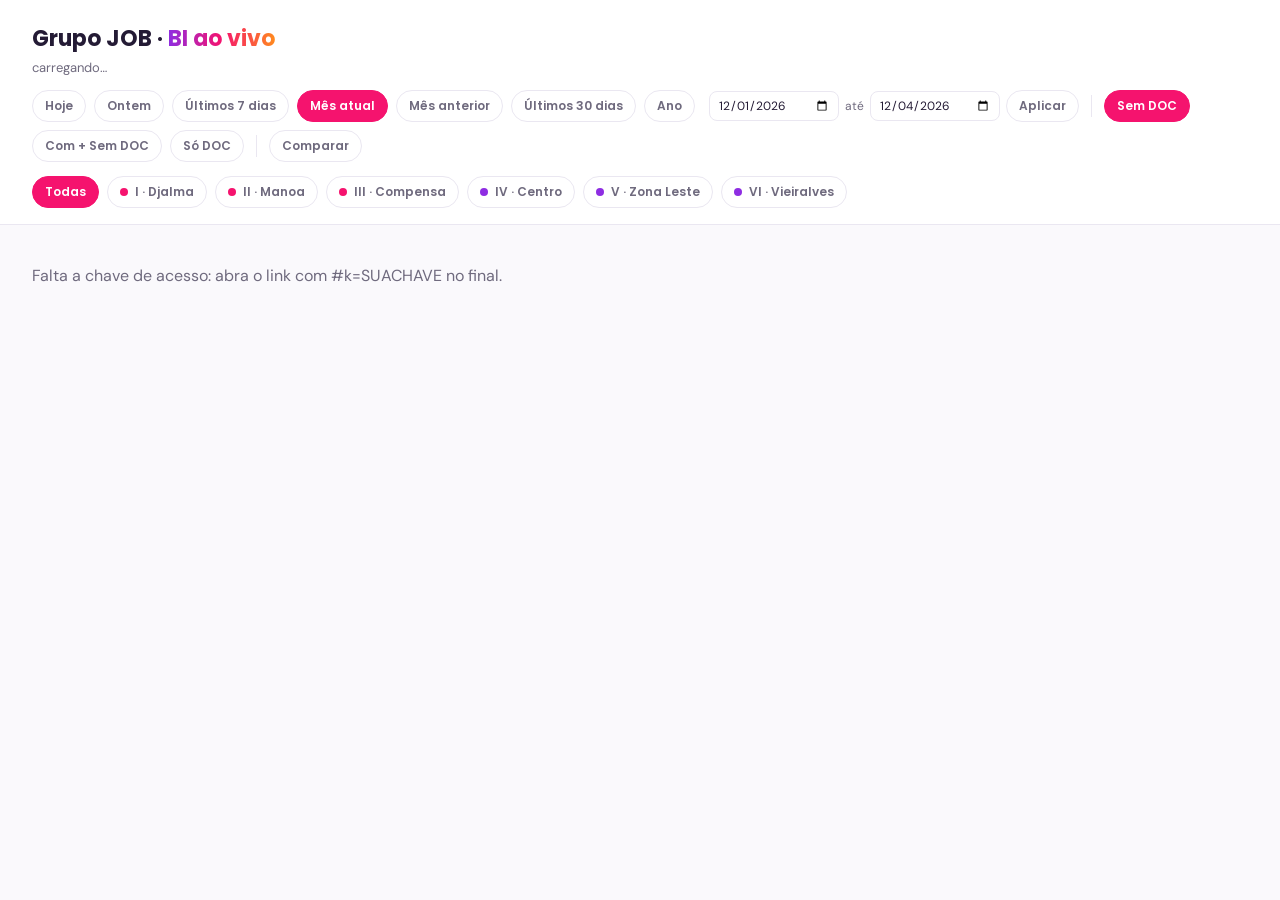
<file: bi.html>
<!doctype html>
<html lang="pt-BR"><head>
<meta charset="utf-8"><meta name="viewport" content="width=device-width,initial-scale=1">
<meta name="robots" content="noindex,nofollow">
<title>Grupo JOB · BI ao vivo</title>
<link href="https://fonts.googleapis.com/css2?family=Poppins:wght@500;600;700&family=DM+Sans:wght@400;500;700&display=swap" rel="stylesheet">
<style>
:root{--rosa:#F5136E;--tinta:#241b35;--cinza:#6f6a7e;--fundo:#faf9fc;--borda:#eae7f1}
*{box-sizing:border-box}body{margin:0;background:var(--fundo);color:var(--tinta);font-family:'DM Sans',sans-serif}
header{padding:22px 32px 16px;border-bottom:1px solid var(--borda);background:#fff}
h1{font-family:Poppins,sans-serif;font-size:22px;margin:0}
h1 span{background:linear-gradient(90deg,#8E2DE2,#F5136E,#FF8A1E);-webkit-background-clip:text;background-clip:text;color:transparent}
.sub{color:var(--cinza);font-size:13px;margin-top:4px}
.filtros{display:flex;flex-wrap:wrap;gap:8px;align-items:center;margin-top:14px}
.chipbtn{font-family:Poppins,sans-serif;font-size:12px;font-weight:600;border:1px solid var(--borda);background:#fff;color:var(--cinza);border-radius:999px;padding:6px 12px;cursor:pointer}
.chipbtn.on{background:var(--rosa);border-color:var(--rosa);color:#fff}
.datas{display:flex;gap:6px;align-items:center;font-size:12px;color:var(--cinza);margin-left:6px}
.datas input{font-family:'DM Sans',sans-serif;font-size:12px;border:1px solid var(--borda);border-radius:8px;padding:5px 8px;color:var(--tinta)}
.sep{width:1px;height:22px;background:var(--borda);margin:0 4px}
main{max-width:1080px;margin:0 auto;padding:24px 32px 64px}
h2{font-family:Poppins,sans-serif;font-size:15px;margin:32px 0 12px}
.cards{display:grid;grid-template-columns:repeat(auto-fit,minmax(260px,1fr));gap:14px}
.card{background:#fff;border:1px solid var(--borda);border-radius:14px;padding:16px 18px}
.emp{font-family:Poppins,sans-serif;font-weight:600;font-size:13px}
.big{font-family:Poppins,sans-serif;font-size:26px;font-weight:700;margin-top:6px}
.card .sub{margin:0 0 8px}
.linha{font-size:13px;color:var(--cinza);margin-top:3px}
table{width:100%;border-collapse:collapse;background:#fff;border:1px solid var(--borda);border-radius:14px;overflow:hidden;font-size:13.5px}
th,td{padding:9px 12px;text-align:left;border-bottom:1px solid var(--borda);white-space:nowrap}
th{font-family:Poppins,sans-serif;font-size:12px;color:var(--cinza);font-weight:600;background:#fdfcfe}
tr:last-child td{border-bottom:none}.r{text-align:right}.b{font-weight:700}
.ok{color:#14B879;font-weight:700}.quase{color:#FF8A1E;font-weight:700}.ruim{color:#e03131;font-weight:700}
.avi{color:#b3aec4;font-style:italic;font-size:12px}
.dot{display:inline-block;width:8px;height:8px;border-radius:50%;margin-right:7px}
.bar{height:5px;border-radius:3px;margin-bottom:3px;opacity:.85}
.chips{display:flex;flex-wrap:wrap;gap:6px}
.chip{background:#fff;border:1px solid var(--borda);border-radius:999px;padding:4px 10px;font-size:11.5px;color:var(--cinza)}
.chipAtraso{border-color:#FF8A1E;color:#c76400;background:#fff7ee}
.nota{color:var(--cinza);font-size:12px;margin-top:8px}
footer{color:var(--cinza);font-size:12px;margin-top:40px}
#estado{padding:40px 32px;color:var(--cinza)}
.serie{display:flex;align-items:flex-end;gap:2px;height:120px;background:#fff;border:1px solid var(--borda);border-radius:14px;padding:12px}
.serie .col{flex:1;display:flex;flex-direction:column;justify-content:flex-end;gap:1px;min-width:4px}
.serie .seg{width:100%;border-radius:2px 2px 0 0}
@media(max-width:720px){main,header{padding-left:16px;padding-right:16px}}
</style></head><body>
<header><h1>Grupo JOB · <span>BI ao vivo</span></h1>
<div class="sub" id="carimbo">carregando…</div>
<div class="sub" id="trocas" style="display:none;color:#c76400;background:#fff7ee;border:1px solid #FF8A1E;border-radius:8px;padding:6px 10px;margin-top:8px"></div>
<div class="filtros">
 <button class="chipbtn" data-p="hoje">Hoje</button>
 <button class="chipbtn" data-p="ontem">Ontem</button>
 <button class="chipbtn" data-p="7d">Últimos 7 dias</button>
 <button class="chipbtn on" data-p="mes">Mês atual</button>
 <button class="chipbtn" data-p="mes-1">Mês anterior</button>
 <button class="chipbtn" data-p="30d">Últimos 30 dias</button>
 <button class="chipbtn" data-p="ano">Ano</button>
 <span class="datas"><input type="date" id="ini"> até <input type="date" id="fim"> <button class="chipbtn" id="aplicar">Aplicar</button></span>
 <span class="sep"></span>
 <button class="chipbtn on" data-doc="sem_doc">Sem DOC</button>
 <button class="chipbtn" data-doc="com_doc">Com + Sem DOC</button>
 <button class="chipbtn" data-doc="so_doc">Só DOC</button>
 <span class="sep"></span>
 <button class="chipbtn" id="cmpBtn">Comparar</button>
 <span class="datas" id="cmpDatas" style="display:none"><input type="date" id="ini2"> até <input type="date" id="fim2"> <button class="chipbtn" id="aplicar2">OK</button> <button class="chipbtn" id="sairCmp">fechar</button></span>
</div>
<div class="filtros" id="filtrosUni">
 <button class="chipbtn on" data-u="">Todas</button>
 <button class="chipbtn" data-u="acesso|20"><span class="dot" style="background:#F5136E"></span>I · Djalma</button>
 <button class="chipbtn" data-u="acesso|21"><span class="dot" style="background:#F5136E"></span>II · Manoa</button>
 <button class="chipbtn" data-u="acesso|55"><span class="dot" style="background:#F5136E"></span>III · Compensa</button>
 <button class="chipbtn" data-u="doctor|0"><span class="dot" style="background:#8E2DE2"></span>IV · Centro</button>
 <button class="chipbtn" data-u="doctor|2"><span class="dot" style="background:#8E2DE2"></span>V · Zona Leste</button>
 <button class="chipbtn" data-u="doctor|4"><span class="dot" style="background:#8E2DE2"></span>VI · Vieiralves</button>
</div>
<div class="nota" id="notaUni" style="display:none"></div>
</header>
<div id="estado">Buscando dados do hub…</div>
<main id="conteudo" style="display:none">
<section id="cmpSec" style="display:none">
<h2>Comparação de períodos</h2>
<div class="sub" id="cmpAviso" style="display:none;color:#c76400;background:#fff7ee;border:1px solid #FF8A1E;border-radius:8px;padding:6px 10px;margin-bottom:10px"></div>
<div style="overflow-x:auto"><table><thead id="cmpH"></thead><tbody id="cmpB"></tbody></table></div>
</section>
<h2 id="tit-emp">Período por empresa</h2>
<div class="cards" id="cards"></div>
<div class="nota">Empresas são operações distintas e não são somadas. O número grande é o <b>caixa do Feegow</b> (pagamentos pela data em que o dinheiro entrou — régua oficial desde 18/08/2026). A linha "planilha" é a régua do app Modular (Quitado/Parcialmente pago, dedup por conta+item, valor final) — as duas medem coisas diferentes e não têm obrigação de bater. Hapvida não passa pelo caixa e aparece em linha própria.</div>
<h2>Quem está rodando mídia</h2>
<div style="overflow-x:auto"><table><thead><tr><th>Conta de anúncio</th><th>Empresa</th><th>Agência</th><th class="r">Investido</th><th class="r">Conversas</th><th class="r">Custo/conversa</th><th class="r">Declarado pela agência</th><th>Confere?</th></tr></thead><tbody id="contas"></tbody></table></div>
<div class="nota">A conta de anúncio é a unidade real do trabalho de mídia — o nome da campanha não é, porque a mesma agência usa o mesmo nome em contas diferentes. <b>&ldquo;Declarado&rdquo; é o que a agência escreve no relatório que entrega</b>, digitado à mão em <span style="font-family:monospace">bi.midia_declarada</span>; &ldquo;investido&rdquo; é o que o coletor puxou da Meta. São a mesma verba vista por dois lados e <b>não devem ser somados</b>. Onde a agência não mandou relatório do mês, a coluna fica vazia — isso é ausência de prestação de contas, não ausência de gasto.</div>
<div class="nota" id="contasAvi"></div>
<h2 id="tit-serie">Recebido por dia</h2>
<div class="serie" id="serie"></div>
<h2 id="tit-proj">Por unidade · projeção de fechamento do mês</h2>
<div style="overflow-x:auto"><table><thead><tr><th>Unidade</th><th class="r">Realizado</th><th class="r">Consultas</th><th class="r">Ritmo/dia</th><th class="r">Dias rest.</th><th class="r">Projeção</th><th class="r">Meta</th><th class="r">% proj.</th></tr></thead><tbody id="proj"></tbody></table></div>
<h2>Mix por categoria de serviço</h2>
<div style="overflow-x:auto"><table><thead><tr><th>Categoria</th><th class="r">Itens</th><th class="r">Valor</th><th class="r">Ticket médio</th><th class="r">Participação</th></tr></thead><tbody id="cat"></tbody></table></div>
<div class="nota">Mesma régua e mesmo recorte de DOC do resto da página. Soma as equipes: a mesma categoria registrada por recepção e por call center entra na mesma linha. Participação é sobre o valor do período. A categoria vem escrita como está no cadastro do Feegow, sem normalização: quando o mesmo serviço aparece grafado de dois jeitos, saem duas linhas. Somar mentalmente é mais seguro que confiar numa fusão automática que ninguém conferiu.</div>
<h2>Agenda no período</h2>
<div class="chips" id="agChips" style="margin-bottom:10px"></div>
<div style="overflow-x:auto" id="agResumo"><table><thead><tr><th>Unidade</th><th class="r">Atendidos</th><th class="r">Faltas</th><th class="r">Taxa de falta</th><th class="r">Cancelados</th><th class="r">Sem desfecho</th></tr></thead><tbody id="agenda"></tbody></table></div>
<div style="overflow-x:auto;display:none" id="agMatriz"><table><thead id="agMatH"></thead><tbody id="agMatB"></tbody></table></div>
<div class="nota">Régua do app: agendamentos dos lotes do período, excluindo retornos. Taxa de falta = faltas ÷ (atendidos + faltas). "Sem desfecho" são agendamentos que seguem marcados/confirmados sem baixa. Entre parênteses, consultas atendidas (com retornos, como no app).</div>
<h2>Faltas por categoria</h2>
<div style="overflow-x:auto"><table><thead><tr><th>Categoria</th><th class="r">Agendamentos</th><th class="r">Atendidos</th><th class="r">Faltas</th><th class="r">Sem baixa</th><th class="r">Taxa de falta</th></tr></thead><tbody id="agcat"></tbody></table></div>
<div class="nota">As seis unidades somadas, mesma régua da tabela acima. Ordenado por número de faltas, não por taxa — mostra onde a ausência pesa em volume, e não a categoria de dez agendamentos com três faltas. <b>Sem baixa</b> é o que sobra do agendado depois de atendidos e faltas: cancelamento e agendamento que ninguém fechou, juntos. Categoria toda sem baixa não quer dizer que ninguém compareceu — quer dizer que aquele serviço não é baixado na agenda, e por isso a taxa de falta dele não significa nada.</div>
<h2>Origem do recebido</h2>
<div class="cards" id="origem"></div>
<div class="nota">Venda direta é o atendimento que entra sem passar por orçamento. Estes três cards partem do recebido do topo e somam exatamente ele.<br>
<b>A seção abaixo não é a continuação desta conta.</b> Aqui é dinheiro que entrou no período; lá são orçamentos <i>criados</i> no período, pelo valor de face, classificados pelo status de hoje. Por isso "Convertido" lá embaixo é maior que "Com orçamento" aqui em cima — proposta feita e dinheiro recebido são grandezas diferentes, em datas diferentes. Não devem bater, e bater seria sinal de erro.</div>
<h2>Quadro de vendas por equipe</h2>
<div style="overflow-x:auto"><table><thead><tr><th>Equipe</th><th class="r">Pessoas</th><th class="r">Recebimentos</th><th class="r">Valor</th><th class="r">Participação</th><th>Melhor vendedor</th></tr></thead><tbody id="equipes"></tbody></table></div>
<div class="nota">Equipes conforme o Life CRM (sincronizadas diariamente). Time que atua nas duas empresas aparece somado, com a divisão no passar do mouse. Participação é sobre o total atribuído do período.</div>
<h2>Venda por equipe e pessoa</h2>
<div style="overflow-x:auto"><table><thead><tr><th>Equipe</th><th>Pessoa</th><th class="r">Recebimentos</th><th class="r">Valor</th></tr></thead><tbody id="equipe"></tbody></table></div>
<div class="nota"><b>Quem vendeu ≠ por onde o paciente chegou.</b> Esta tabela responde "quem vendeu" (valores da planilha, nome a nome). <b>As equipes são as definidas no Life CRM</b> (sincronizadas diariamente — inclusive a divisão SDR × Closers); quem não atende no Life CRM cai no mapa antigo do hub (códigos recepcao_*, call_*). Linha com equipe vazia é pessoa sem time em nenhum dos dois mapas, não venda sem dono. A tela de canais responde outra pergunta — de onde o paciente veio no primeiro contato.</div>
<h2>Venda por pessoa e unidade</h2>
<div style="overflow-x:auto"><table><thead id="euH"></thead><tbody id="euB"></tbody></table></div>
<div class="nota">Recebido em caixa creditado a quem vendeu, quebrado pela unidade do atendimento. Grafias com/sem acento são unificadas.</div>
<h2>Propostas (orçamentos) no período</h2>
<div class="cards" id="prop-cards"></div>
<div class="nota">Régua do app: <b>Convertido</b> = executada e com pagamento casado no período; <b>Rejeitado</b> = rejeitada/cancelada; <b>Em aberto</b> = todo o resto — inclusive <b>executada e ainda não paga</b>, destacada abaixo. Contagem por número de proposta; recorte pela data de criação.</div>
<div style="overflow-x:auto;margin-top:12px"><table><thead><tr><th>Equipe</th><th class="r">Convertidos</th><th class="r">Rejeitados</th><th class="r">Em aberto</th><th class="r">Total</th><th class="r">Conversão</th></tr></thead><tbody id="prop-equipe"></tbody></table></div>
<div style="overflow-x:auto;margin-top:12px"><table><thead><tr><th>Unidade</th><th class="r">Convertidos</th><th class="r">Rejeitados</th><th class="r">Em aberto</th><th class="r">Total</th><th class="r">Conversão</th></tr></thead><tbody id="prop-unidade"></tbody></table></div>
<h2>Propostas por vendedor</h2>
<div style="overflow-x:auto"><table><thead><tr><th>Equipe</th><th>Pessoa</th><th class="r">Propostas</th><th class="r">Convertidas</th><th class="r">Valor convertido</th><th class="r">Em aberto</th><th class="r">Rejeitadas</th><th class="r">Conversão</th></tr></thead><tbody id="prop-pessoa"></tbody></table></div>
<div class="nota">Convertido = proposta executada com pagamento identificado no caixa do período — não é o "Pago" do relatório do Feegow. Pessoas com grafias diferentes (acentos) são unificadas.</div>
<h2>Recebido por mês e unidade (ano do período)</h2>
<div style="overflow-x:auto"><table id="fatt"><thead id="fath"></thead><tbody id="fatb"></tbody></table></div>
<div class="nota">Meses sem barra são ausência de coleta, não de movimento.</div>
<h2 id="tit-frescor">Frescor das fontes</h2>
<div class="chips" id="chips"></div>
<div class="nota">"há X min" diz quando o robô rodou; <b>"dado até"</b> diz até que dia existe régua — as duas coisas podem divergir: robô em dia com importação parada mostra carga recente e dado velho. Fonte muda = pipeline carregando mas sem dado novo daquela sub-fonte além da cadência esperada.</div>
<footer>Painel de leitura do hub Grupo JOB · acesso por chave revogável · atualiza sozinho a cada 5 minutos · o módulo completo vive no app Modular.</footer>
</main>
<script>
var API='https://oqzbmdajkqexbpivkacv.supabase.co/functions/v1/bi-painel';
var CORES={acesso:'#F5136E',doctor:'#8E2DE2',otica:'#FF8A1E'};
var ROT={acesso:'Acesso Saúde',doctor:'Doctor+',otica:'Mais Visão (ótica)'};
var UNINOME={"acesso|20":"I · Djalma","acesso|21":"II · Manoa","acesso|55":"III · Compensa","doctor|0":"IV · Centro","doctor|2":"V · Zona Leste","doctor|4":"VI · Vieiralves"};
var brl=function(v){return (v==null?'—':Number(v).toLocaleString('pt-BR',{style:'currency',currency:'BRL',maximumFractionDigits:0}))};
var num=function(v){return Number(v||0).toLocaleString('pt-BR')};
var brlCent=function(v){return (v==null?'—':Number(v).toLocaleString('pt-BR',{style:'currency',currency:'BRL',minimumFractionDigits:2,maximumFractionDigits:2}))};
var esc=function(s){return String(s==null?'':s).replace(/[&<>"']/g,function(c){return{'&':'&amp;','<':'&lt;','>':'&gt;','"':'&quot;',"'":'&#39;'}[c]})};
function iso(d){return d.getFullYear()+'-'+String(d.getMonth()+1).padStart(2,'0')+'-'+String(d.getDate()).padStart(2,'0')}
function br(s){var p=s.split('-');return p[2]+'/'+p[1]+'/'+p[0]}
function hojeManaus(){var d=new Date(Date.now()-4*3600*1000);return new Date(d.getUTCFullYear(),d.getUTCMonth(),d.getUTCDate())}
function mesRot(m){var p=m.split('-');return ['','jan','fev','mar','abr','mai','jun','jul','ago','set','out','nov','dez'][Number(p[1])]+'/'+p[0].slice(2)}
var H=new URLSearchParams(location.hash.replace(/^#/,''));
var estado={k:H.get('k')||'',ini:H.get('ini')||'',fim:H.get('fim')||'',doc:H.get('doc')||'sem_doc',u:H.get('u')||'',preset:H.get('p')||'mes',cmp:H.get('c')==='1',ini2:H.get('ini2')||'',fim2:H.get('fim2')||''};
function periodoDe(p){
 var h=hojeManaus(),a,b;
 if(p==='hoje'){a=h;b=h}
 else if(p==='ontem'){a=new Date(h);a.setDate(a.getDate()-1);b=a}
 else if(p==='7d'){a=new Date(h);a.setDate(a.getDate()-6);b=h}
 else if(p==='30d'){a=new Date(h);a.setDate(a.getDate()-29);b=h}
 else if(p==='mes-1'){a=new Date(h.getFullYear(),h.getMonth()-1,1);b=new Date(h.getFullYear(),h.getMonth(),0)}
 else if(p==='ano'){a=new Date(h.getFullYear(),0,1);b=h}
 else {a=new Date(h.getFullYear(),h.getMonth(),1);b=h}
 return [iso(a),iso(b)];
}
if(!estado.ini||!estado.fim){var pp=periodoDe(estado.preset);estado.ini=pp[0];estado.fim=pp[1];}
function salvaHash(){
 var q=new URLSearchParams();q.set('k',estado.k);q.set('ini',estado.ini);q.set('fim',estado.fim);q.set('doc',estado.doc);if(estado.u)q.set('u',estado.u);if(estado.preset)q.set('p',estado.preset);
 if(estado.cmp&&estado.ini2&&estado.fim2){q.set('c','1');q.set('ini2',estado.ini2);q.set('fim2',estado.fim2);}
 history.replaceState(null,'','#'+q.toString());
}
function pintaFiltros(){
 document.querySelectorAll('[data-p]').forEach(function(b){b.classList.toggle('on',b.getAttribute('data-p')===estado.preset)});
 document.querySelectorAll('[data-doc]').forEach(function(b){b.classList.toggle('on',b.getAttribute('data-doc')===estado.doc)});
 document.querySelectorAll('[data-u]').forEach(function(b){b.classList.toggle('on',b.getAttribute('data-u')===estado.u)});
 document.getElementById('ini').value=estado.ini;document.getElementById('fim').value=estado.fim;
}
document.querySelectorAll('[data-p]').forEach(function(b){b.addEventListener('click',function(){estado.preset=b.getAttribute('data-p');var pp=periodoDe(estado.preset);estado.ini=pp[0];estado.fim=pp[1];pintaFiltros();salvaHash();carrega();})});
document.querySelectorAll('[data-doc]').forEach(function(b){b.addEventListener('click',function(){estado.doc=b.getAttribute('data-doc');pintaFiltros();salvaHash();carrega();})});
document.querySelectorAll('[data-u]').forEach(function(b){b.addEventListener('click',function(){estado.u=b.getAttribute('data-u');pintaFiltros();salvaHash();carrega();})});
document.getElementById('cmpBtn').addEventListener('click',function(){
 var cd=document.getElementById('cmpDatas');
 cd.style.display='';
 if(!estado.ini2){ // sugere a janela imediatamente anterior, de mesmo tamanho
  var di=new Date(estado.ini+'T00:00:00Z'),df=new Date(estado.fim+'T00:00:00Z');
  var n=Math.round((df-di)/86400000)+1;
  var f2=new Date(di);f2.setUTCDate(f2.getUTCDate()-1);
  var i2=new Date(f2);i2.setUTCDate(i2.getUTCDate()-(n-1));
  estado.ini2=i2.toISOString().slice(0,10);estado.fim2=f2.toISOString().slice(0,10);
 }
 document.getElementById('ini2').value=estado.ini2;document.getElementById('fim2').value=estado.fim2;
});
document.getElementById('aplicar2').addEventListener('click',function(){
 var a2=document.getElementById('ini2').value,b2=document.getElementById('fim2').value;
 if(!a2||!b2)return;if(a2>b2){var t2=a2;a2=b2;b2=t2}
 estado.ini2=a2;estado.fim2=b2;estado.cmp=true;salvaHash();carrega();
});
document.getElementById('sairCmp').addEventListener('click',function(){
 estado.cmp=false;document.getElementById('cmpDatas').style.display='none';
 document.getElementById('cmpSec').style.display='none';salvaHash();
});
document.getElementById('aplicar').addEventListener('click',function(){var a=document.getElementById('ini').value,b=document.getElementById('fim').value;if(!a||!b)return;if(a>b){var t=a;a=b;b=t}estado.ini=a;estado.fim=b;estado.preset='';pintaFiltros();salvaHash();carrega();});
var timer=null;
function carrega(){
 if(!estado.k){document.getElementById('estado').textContent='Falta a chave de acesso: abra o link com #k=SUACHAVE no final.';return}
 var url=API+'?k='+encodeURIComponent(estado.k)+'&ini='+estado.ini+'&fim='+estado.fim+'&doc='+estado.doc;
 if(estado.u)url+='&uni='+encodeURIComponent(estado.u);
 fetch(url).then(function(r){if(!r.ok)throw new Error(r.status);return r.json()}).then(function(d){
  document.getElementById('estado').style.display='none';
  document.getElementById('conteudo').style.display='block';
  var ge=new Date(d.gerado_em);
  var rotDoc={sem_doc:'sem DOC',com_doc:'com + sem DOC',so_doc:'só DOC'}[d.periodo.doc]||d.periodo.doc;
  document.getElementById('carimbo').textContent='Período '+br(d.periodo.ini)+' a '+br(d.periodo.fim)+' · '+rotDoc+' · dados direto do hub, consulta feita em '+ge.toLocaleString('pt-BR',{timeZone:'America/Manaus',dateStyle:'short',timeStyle:'short'})+' (Manaus)';
  document.getElementById('tit-emp').textContent='Recebido no período por empresa';
  // aviso de troca de régua quando o período atravessa uma fronteira do catálogo
  (function(){
   var tr=d.trocas||[],el=document.getElementById('trocas');
   if(!tr.length){el.style.display='none';return}
   el.style.display='block';
   el.innerHTML='<b>O período atravessa troca de régua:</b> '+tr.map(function(t){
    return esc(t.metrica)+' muda em '+br(t.muda_em)}).join(' · ')+'. Comparar antes × depois dá diferença de definição, não de desempenho — detalhe na página Régua.';
  })();
  // selo de honestidade: filtro de unidade ativo não é respeitado por mídia, NPS, frescor e silêncio
  (function(){
   var el=document.getElementById('notaUni'),tf=document.getElementById('tit-frescor');
   if(!el)return;
   if(!estado.u){el.style.display='none';if(tf)tf.textContent='Frescor das fontes';return}
   el.style.display='block';
   el.textContent='Filtro de unidade ativo: '+(UNINOME[estado.u]||estado.u)+'. Mídia, NPS e frescor das fontes seguem mostrando o grupo inteiro.';
   if(tf)tf.textContent='Frescor das fontes (grupo inteiro)';
  })();
  var emp={},cons={},consU={},hapU={},hapE={};
  (d.unidades||[]).forEach(function(u){emp[u.empresa]=(emp[u.empresa]||0)+Number(u.realizado||0)});
  var cx={},cxIni=null;
  (d.caixa_unidades||[]).forEach(function(u){cx[u.empresa]=(cx[u.empresa]||0)+Number(u.realizado||0);
   if(cxIni==null||u.primeiro_dia<cxIni)cxIni=u.primeiro_dia});
  var A=d.app||{};
  var NUA={"acesso|20":"Unidade I","acesso|21":"Unidade II","acesso|55":"Unidade III","doctor|0":"Unidade IV","doctor|2":"Unidade V","doctor|4":"Unidade VI"};
  (A.consultas||[]).forEach(function(c){cons[c.empresa]=(cons[c.empresa]||0)+Number(c.qtd||0);consU[NUA[c.empresa+"|"+c.fid]||c.fid]={qtd:Number(c.qtd||0),valor:Number(c.valor||0)}});
  (A.hapvida||[]).forEach(function(h){hapU[NUA[h.empresa+"|"+h.fid]||h.fid]=h;var e=(hapE[h.empresa]=hapE[h.empresa]||{at:0,pr:0,v:0});e.at+=Number(h.atendimentos||0);e.pr+=Number(h.procedimentos||0);e.v+=Number(h.valor||0)});
  var cards='';
  Object.keys(ROT).forEach(function(e){
   var m=(d.midia||{})[e],n=(d.nps||{})[e];
   if(emp[e]==null&&!m&&!n)return;
   var npsv=(n&&n.r>0)?Math.round(100*(n.p-n.d)/n.r):null;
   var oficialCx=(cx[e]!=null);
   cards+='<div class="card"><div class="emp" style="color:'+CORES[e]+'">'+ROT[e]+'</div>'
    +'<div class="big">'+(oficialCx?brl(cx[e]):(emp[e]!=null?brl(emp[e]):'—'))+'</div>'
    +'<div class="sub">'+(oficialCx?'recebido em caixa (oficial)':'recebido (planilha — caixa sem cobertura no período)')+(cons[e]?(' · '+num(cons[e])+' consultas particulares'):'')+'</div>'
    +(oficialCx?('<div class="linha">planilha (régua do app): '+(emp[e]!=null?brl(emp[e]):'—')+'</div>'):'')
    +'<div class="linha">'+(m?('mídia '+brl(m.inv)+' · '+num(m.conv)+' conversas · '+(m.conv>0?brl(m.inv/m.conv):'—')+'/conversa'):'mídia sem dado no período')+(estado.u?' <span class="avi">(grupo inteiro)</span>':'')+'</div>'
    +'<div class="linha">'+(npsv!=null?('NPS '+npsv+' ('+num(n.r)+' respostas)'):'NPS sem dado no período')+(estado.u?' <span class="avi">(grupo inteiro)</span>':'')+'</div>'
    +(hapE[e]&&hapE[e].at>0?('<div class="linha">Hapvida (DOC): '+brl(hapE[e].v)+' · '+num(hapE[e].at)+' atendimentos · '+num(hapE[e].pr)+' procedimentos</div>'):'')
    +'</div>';
  });
  document.getElementById('cards').innerHTML=cards||'<div class="avi">sem dados no período</div>';

  // ---- contas de anuncio: o que o coletor pegou x o que a agencia declara ----
  var LC=(d.contas||[]), hc='', alerta=[];
  LC.forEach(function(c){
   var inv=Number(c.inv||0), conv=Number(c.conv||0);
   var temDec=(c.inv_dec!=null);
   var dec=temDec?(brlCent(c.inv_dec)+' · '+num(c.conv_dec)+' conv'):'—';
   var sit,cls;
   if(!c.coletada){
    sit='fora da coleta'; cls='ruim';
    alerta.push('<b>'+esc(c.nome)+'</b> ('+esc(c.agencia)+') roda verba que o BI não coleta — '
      +brlCent(c.inv_dec)+' e '+num(c.conv_dec)+' conversas declaradas no período, invisíveis para todo o resto desta página.');
   } else if(c.presta_contas===false){
    sit='não consta na prestação'; cls='quase';
    alerta.push('<b>'+esc(c.nome)+'</b> aparece aqui com '+brlCent(inv)+' e '+num(conv)
      +' conversas, mas <b>não consta no relatório que a '+esc(c.agencia)+' entrega</b>. Comparar o BI com o PDF da agência sem descontar esta conta infla o resultado dela.');
   } else if(!temDec){ sit='sem relatório'; cls='avi';
   } else if(Math.abs(inv-Number(c.inv_dec))>0.5||conv!==Number(c.conv_dec)){
    sit='diverge'; cls='ruim';
    alerta.push('<b>'+esc(c.nome)+'</b>: coletado '+brlCent(inv)+'/'+num(conv)+' conversas contra '
      +brlCent(c.inv_dec)+'/'+num(c.conv_dec)+' declarados.');
   } else { sit='confere'; cls='ok'; }
   hc+='<tr><td><b>'+esc(c.nome)+'</b><div class="avi">'+esc(c.conta_id)+'</div></td>'
    +'<td>'+esc(ROT[c.empresa]||c.empresa)+'</td><td>'+esc(c.agencia)+'</td>'
    +'<td class="r">'+(c.coletada?brl(inv):'—')+'</td>'
    +'<td class="r">'+(c.coletada?num(conv):'—')+'</td>'
    +'<td class="r">'+((c.coletada&&conv>0)?brlCent(inv/conv):'—')+'</td>'
    +'<td class="r">'+dec+'</td>'
    +'<td class="'+cls+'">'+sit+'</td></tr>';
  });
  document.getElementById('contas').innerHTML=hc
   ||'<tr><td colspan="8" class="avi">nenhuma conta de anúncio com investimento no período</td></tr>';
  document.getElementById('contasAvi').innerHTML=alerta.length
   ?('<b style="color:#e03131">Atenção:</b> '+alerta.join(' · '))
   :'';
  // série diária empilhada por empresa — caixa (oficial) no recorte padrão; planilha nos recortes DOC
  var usaCaixa=(d.periodo.doc==='sem_doc')&&(d.caixa_serie||[]).length>0;
  document.getElementById('tit-serie').textContent=usaCaixa?'Recebido por dia (caixa — oficial)':'Recebido por dia (planilha — régua do recorte)';
  var dias={},max=1;
  ((usaCaixa?d.caixa_serie:d.serie)||[]).forEach(function(s){dias[s.dia]=dias[s.dia]||{};dias[s.dia][s.empresa]=Number(s.valor||0)});
  var ds=Object.keys(dias).sort();
  ds.forEach(function(k){var t=0;Object.keys(dias[k]).forEach(function(e){t+=dias[k][e]});if(t>max)max=t});
  document.getElementById('serie').innerHTML=ds.map(function(k){
   var segs=['acesso','doctor','otica'].filter(function(e){return dias[k][e]}).map(function(e){return '<div class="seg" style="height:'+Math.max(1,Math.round(96*dias[k][e]/max))+'px;background:'+CORES[e]+'"></div>'}).join('');
   var tot=0;Object.keys(dias[k]).forEach(function(e){tot+=dias[k][e]});
   return '<div class="col" title="'+br(k)+' · '+brl(tot)+'">'+segs+'</div>';
  }).join('')||'<span class="avi">sem dados</span>';
  var pr='';
  (d.unidades||[]).forEach(function(p){
   var pct=p.pct_meta_projetado,cls=pct==null?'':(pct>=100?'ok':(pct>=85?'quase':'ruim'));
   pr+='<tr><td><span class="dot" style="background:'+(CORES[p.empresa]||'#A9A3BC')+'"></span>'+esc(p.unidade)+'</td>'
    +'<td class="r">'+brl(p.realizado)+'</td><td class="r">'+(consU[p.unidade]?(num(consU[p.unidade].qtd)+' · '+brl(consU[p.unidade].valor)):'—')+'</td>'
    +'<td class="r">'+brl(p.media_dia)+'</td><td class="r">'+p.dias_restantes+'</td>'
    +'<td class="r b">'+brl(p.projecao)+'</td>'
    +'<td class="r">'+(p.meta?brl(p.meta):'<span class="avi">meta não cadastrada</span>')+'</td>'
    +'<td class="r '+cls+'">'+(pct!=null?pct+'%':'—')+'</td></tr>';
  });
  document.getElementById('proj').innerHTML=pr||'<tr><td colspan="8" class="avi">sem dados</td></tr>';
  document.getElementById('tit-proj').textContent=(d.periodo.fim>=iso(hojeManaus()))?'Por unidade · projeção de fechamento do mês':'Por unidade (período fechado — projeção não se aplica)';
  // agenda — visao alternavel: resumo por unidade ou taxa de falta por
  // especialidade x unidade dentro de uma categoria (Consulta, ECG, USG...)
  (function(){
   var ESP=A.agenda_especialidade||[];
   var chips=document.getElementById('agChips');
   if(!chips) return;
   if(!ESP.length){ chips.innerHTML=''; return; }
   var vol={};
   ESP.forEach(function(r){ vol[r.category]=(vol[r.category]||0)+Number(r.agendamentos||0); });
   var cats=Object.keys(vol).sort(function(a,b){ return vol[b]-vol[a]; });
   if(typeof vistaAgenda==='undefined') window.vistaAgenda='resumo';
   if(vistaAgenda!=='resumo' && cats.indexOf(vistaAgenda)<0) window.vistaAgenda='resumo';
   chips.innerHTML='<button class="chipbtn'+(vistaAgenda==='resumo'?' on':'')+'" data-ag="resumo">Resumo por unidade</button>'+
    cats.map(function(c){ return '<button class="chipbtn'+(vistaAgenda===c?' on':'')+'" data-ag="'+esc(c)+'">'+esc(c)+'</button>'; }).join('');
   chips.querySelectorAll('[data-ag]').forEach(function(btn){
    btn.addEventListener('click',function(){ window.vistaAgenda=btn.getAttribute('data-ag'); pintaAgendaVista(); });
   });
   window.pintaAgendaVista=function(){
    var resumo=vistaAgenda==='resumo';
    document.getElementById('agResumo').style.display=resumo?'':'none';
    document.getElementById('agMatriz').style.display=resumo?'none':'';
    chips.querySelectorAll('[data-ag]').forEach(function(b){ b.classList.toggle('on', b.getAttribute('data-ag')===vistaAgenda); });
    if(resumo) return;
    var rows=ESP.filter(function(r){ return r.category===vistaAgenda; });
    var unisOrd=['acesso|20','acesso|21','acesso|55','doctor|0','doctor|2','doctor|4'];
    var unis=unisOrd.filter(function(u){ return rows.some(function(r){ return r.empresa+'|'+r.fid===u; }); });
    var porEsp={};
    rows.forEach(function(r){
     var o=(porEsp[r.specialty]=porEsp[r.specialty]||{tot:{ag:0,at:0,fa:0},u:{}});
     var c=(o.u[r.empresa+'|'+r.fid]=o.u[r.empresa+'|'+r.fid]||{ag:0,at:0,fa:0});
     ['ag','at','fa'].forEach(function(k,i){ var v=Number([r.agendamentos,r.atendidos,r.faltas][i]||0); c[k]+=v; o.tot[k]+=v; });
    });
    var cel=function(c){
     if(!c||!c.ag) return '<td class="r avi">—</td>';
     var base=c.at+c.fa;
     if(!base) return '<td class="r avi" title="'+c.ag+' agendados, nenhum com desfecho">s/ baixa</td>';
     var tx=Math.round(1000*c.fa/base)/10, firme=base*2>=c.ag;
     var cls=firme?(tx<=15?'ok':(tx<=25?'quase':'ruim')):'';
     return '<td class="r '+cls+'" title="'+c.fa+' faltas de '+base+' com desfecho · '+c.ag+' agendados">'+tx+'%'+(firme?'':' *')+'</td>';
    };
    document.getElementById('agMatH').innerHTML='<tr><th>Especialidade</th>'+
     unis.map(function(u){ return '<th class="r">'+esc(NUA[u]||u)+'</th>'; }).join('')+'<th class="r">Total</th><th class="r">Agendados</th></tr>';
    var esps=Object.keys(porEsp).sort(function(a,b){ return porEsp[b].tot.ag-porEsp[a].tot.ag; });
    document.getElementById('agMatB').innerHTML=esps.map(function(e){
     var o=porEsp[e];
     return '<tr><td>'+esc(e)+'</td>'+unis.map(function(u){ return cel(o.u[u]); }).join('')+cel(o.tot)+'<td class="r">'+num(o.tot.ag)+'</td></tr>';
    }).join('')||'<tr><td colspan="9" class="avi">sem dados</td></tr>';
   };
   pintaAgendaVista();
  })();
  document.getElementById('agenda').innerHTML=(A.agenda||[]).map(function(a){
   var at=Number(a.atendidos||0),fa=Number(a.faltas||0),ca=Number(a.cancelados||0),sd=Number(a.sem_desfecho||0);
   var tx=(at+fa)>0?Math.round(1000*fa/(at+fa))/10:null;
   return '<tr><td><span class="dot" style="background:'+(CORES[a.empresa]||'#A9A3BC')+'"></span>'+esc(NUA[a.empresa+'|'+a.fid]||a.fid)+'</td><td class="r">'+num(at)+' <span class="linha">('+num(a.consultas_atendidas||0)+' consultas)</span></td><td class="r">'+num(fa)+'</td><td class="r '+(tx==null?'':(tx<=15?'ok':(tx<=25?'quase':'ruim')))+'">'+(tx!=null?tx+'%':'—')+'</td><td class="r">'+num(ca)+'</td><td class="r">'+num(sd)+'</td></tr>';
  }).join('')||'<tr><td colspan="6" class="avi">sem dados</td></tr>';
  // venda por equipe e pessoa (fato_equipe_dia — a resposta certa para "quem vendeu")
  (function(){
   var ROTE={recepcao_i:'Recepção Unidade I',recepcao_ii:'Recepção Unidade II',recepcao_iii:'Recepção Unidade III',recepcao_iv:'Recepção Unidade IV',recepcao_v:'Recepção Unidade V',recepcao_vi:'Recepção Unidade VI',call_doctor:'Call Center Doctor+',call_acesso:'Call Center Acesso Saúde'};
   // quadro por equipe: soma as duas empresas, guarda a divisão e o melhor vendedor
   var porEq={}, totEq=0;
   (d.equipe||[]).forEach(function(e){
    var k=e.equipe||'';
    var o=(porEq[k]=porEq[k]||{valor:0,qtd:0,pessoas:{},emp:{}});
    var v=Number(e.valor||0);
    o.valor+=v; o.qtd+=Number(e.qtd||0); totEq+=v;
    o.pessoas[e.pessoa]=(o.pessoas[e.pessoa]||0)+v;
    o.emp[e.empresa]=(o.emp[e.empresa]||0)+v;
   });
   var nomes=Object.keys(porEq).sort(function(a,b){return porEq[b].valor-porEq[a].valor});
   var mxEq=nomes.length?Math.max(1,porEq[nomes[0]].valor):1;
   document.getElementById('equipes').innerHTML=nomes.map(function(k){
    var o=porEq[k];
    var ps=Object.keys(o.pessoas);
    var top=ps.sort(function(a,b){return o.pessoas[b]-o.pessoas[a]})[0]||'—';
    var emps=Object.keys(o.emp);
    var corEq=emps.length===1?(CORES[emps[0]]||'#A9A3BC'):'#A9A3BC';
    var mist=emps.length>1?emps.map(function(e){return ROT[e]+' '+brl(o.emp[e])}).join(' · '):'';
    return '<tr'+(mist?' title="'+esc(mist)+'"':'')+'><td><span class="dot" style="background:'+corEq+'"></span>'+esc(ROTE[k]||k||'(sem equipe mapeada)')+'</td>'
     +'<td class="r">'+num(ps.length)+'</td><td class="r">'+num(o.qtd)+'</td>'
     +'<td class="r"><div class="bar" style="width:'+Math.max(3,Math.round(100*o.valor/mxEq))+'%;background:'+corEq+'"></div><b>'+brl(o.valor)+'</b></td>'
     +'<td class="r b">'+(totEq>0?(Math.round(1000*o.valor/totEq)/10)+'%':'—')+'</td>'
     +'<td>'+esc(top)+' <span class="linha">'+brl(o.pessoas[top]||0)+'</span></td></tr>';
   }).join('')||'<tr><td colspan="6" class="avi">sem dados no período</td></tr>';
   var eq=(d.equipe||[]).slice(0,20);
   document.getElementById('equipe').innerHTML=eq.map(function(e){
    return '<tr><td><span class="dot" style="background:'+(CORES[e.empresa]||'#A9A3BC')+'"></span>'+esc(ROTE[e.equipe]||e.equipe||'(sem equipe mapeada)')+'</td>'
     +'<td>'+esc(e.pessoa||'—')+'</td><td class="r">'+num(e.qtd)+'</td><td class="r b">'+brl(e.valor)+'</td></tr>';
   }).join('')||'<tr><td colspan="4" class="avi">sem dados no período</td></tr>';
  })();
  // venda por pessoa e unidade (equipe_unidade — pode ainda não existir no payload, degrada sem quebrar)
  (function(){
   var euH=document.getElementById('euH'),euB=document.getElementById('euB');
   if(!euH||!euB)return;
   var EU=(d.equipe_unidade||[]);
   if(!EU.length){
    euH.innerHTML='<tr><th>Pessoa</th><th class="r">Unidade I</th><th class="r">Unidade II</th><th class="r">Unidade III</th><th class="r">Unidade IV</th><th class="r">Unidade V</th><th class="r">Unidade VI</th><th class="r">Total</th></tr>';
    euB.innerHTML='<tr><td colspan="8" class="avi">sem dados (bloco equipe_unidade ainda não publicado no hub)</td></tr>';
    return;
   }
   var COLORD=['acesso|20','acesso|21','acesso|55','doctor|0','doctor|2','doctor|4'];
   var colLabel={},colSeen={};
   EU.forEach(function(e){var k=e.empresa+'|'+e.fid;colSeen[k]=true;if(!colLabel[k])colLabel[k]=e.unidade||k;});
   var cols=COLORD.filter(function(k){return colSeen[k]}).concat(Object.keys(colSeen).filter(function(k){return COLORD.indexOf(k)<0}));
   euH.innerHTML='<tr><th>Pessoa</th>'+cols.map(function(k){return '<th class="r">'+esc(colLabel[k])+'</th>'}).join('')+'<th class="r">Total</th></tr>';
   var porPessoa={};
   EU.forEach(function(e){
    var k=e.empresa+'|'+e.fid;
    var o=(porPessoa[e.pessoa]=porPessoa[e.pessoa]||{cols:{},tot:0,emp:{}});
    var v=Number(e.valor||0);
    o.cols[k]=(o.cols[k]||0)+v;
    o.tot+=v;
    o.emp[e.empresa]=(o.emp[e.empresa]||0)+v;
   });
   var nomes=Object.keys(porPessoa).sort(function(a,b){return porPessoa[b].tot-porPessoa[a].tot});
   var topN=nomes.slice(0,25),resto=nomes.slice(25);
   var linha=function(nome){
    var o=porPessoa[nome];
    var emps=Object.keys(o.emp).sort(function(a,b){return o.emp[b]-o.emp[a]});
    var corP=CORES[emps[0]]||'#A9A3BC';
    return '<tr><td><span class="dot" style="background:'+corP+'"></span>'+esc(nome)+'</td>'
     +cols.map(function(k){return '<td class="r">'+(o.cols[k]!=null?brl(o.cols[k]):'—')+'</td>'}).join('')
     +'<td class="r b">'+brl(o.tot)+'</td></tr>';
   };
   var linhas=topN.map(linha);
   if(resto.length){
    var somaResto=0,colResto={};
    resto.forEach(function(nome){
     var o=porPessoa[nome];somaResto+=o.tot;
     cols.forEach(function(k){if(o.cols[k]!=null)colResto[k]=(colResto[k]||0)+o.cols[k]});
    });
    linhas.push('<tr class="avi"><td>+ '+num(resto.length)+' pessoas menores somando '+brl(somaResto)+'</td>'
     +cols.map(function(k){return '<td class="r">'+(colResto[k]!=null?brl(colResto[k]):'—')+'</td>'}).join('')
     +'<td class="r">'+brl(somaResto)+'</td></tr>');
   }
   var totCols={},totGeral=0;
   nomes.forEach(function(nome){
    var o=porPessoa[nome];totGeral+=o.tot;
    cols.forEach(function(k){if(o.cols[k]!=null)totCols[k]=(totCols[k]||0)+o.cols[k]});
   });
   linhas.push('<tr class="b"><td>Total</td>'
    +cols.map(function(k){return '<td class="r">'+(totCols[k]!=null?brl(totCols[k]):'—')+'</td>'}).join('')
    +'<td class="r">'+brl(totGeral)+'</td></tr>');
   euB.innerHTML=linhas.join('');
  })();
  // propostas
  (function(){
   var P=d.propostas||{};var st=P.por_status||{};var tot=P.total||{qtd:0,valor:0};
   var cv=st["Convertido"]||{qtd:0,valor:0},rj=st["Rejeitado"]||{qtd:0,valor:0},ab=st["Em Aberto"]||{qtd:0,valor:0},enp=P.executada_nao_paga||{qtd:0,valor:0};
   var conv=tot.qtd>0?Math.round(1000*cv.qtd/tot.qtd)/10:null;
   var tm=function(o){return o.qtd>0?brl(o.valor/o.qtd):"—"};
   document.getElementById("prop-cards").innerHTML=
    "<div class=\"card\"><div class=\"emp\" style=\"color:#14B879\">Taxa de conversão</div><div class=\"big\">"+(conv!=null?conv+"%":"—")+"</div><div class=\"sub\">"+num(cv.qtd)+" convertidos de "+num(tot.qtd)+"</div></div>"
   +"<div class=\"card\"><div class=\"emp\" style=\"color:#14B879\">Valor convertido</div><div class=\"big\">"+brl(cv.valor)+"</div><div class=\"sub\">TM "+tm(cv)+"</div></div>"
   +"<div class=\"card\"><div class=\"emp\" style=\"color:#FF8A1E\">Em aberto</div><div class=\"big\">"+brl(ab.valor)+"</div><div class=\"sub\">"+num(ab.qtd)+" orçamentos · TM "+tm(ab)+"</div><div class=\"linha\">dos quais <b>executados e não pagos: "+num(enp.qtd)+" · "+brl(enp.valor)+"</b></div></div>"
   +"<div class=\"card\"><div class=\"emp\" style=\"color:#e03131\">Rejeitados</div><div class=\"big\">"+brl(rj.valor)+"</div><div class=\"sub\">"+num(rj.qtd)+" orçamentos · "+(tot.qtd>0?(Math.round(1000*rj.qtd/tot.qtd)/10)+"%":"—")+"</div></div>"
   +"<div class=\"card\"><div class=\"emp\">Total de orçamentos</div><div class=\"big\">"+num(tot.qtd)+"</div><div class=\"sub\">"+brl(tot.valor)+" · TM "+tm(tot)+"</div></div>";
   var ROTE={recepcao_i:"Recepção Unidade I",recepcao_ii:"Recepção Unidade II",recepcao_iii:"Recepção Unidade III",recepcao_iv:"Recepção Unidade IV",recepcao_v:"Recepção Unidade V",recepcao_vi:"Recepção Unidade VI",call_doctor:"Call Center Doctor+",call_acesso:"Call Center Acesso Saúde",sem_equipe:"Sem equipe"};
   var ORD=["recepcao_i","recepcao_ii","recepcao_iii","recepcao_iv","recepcao_v","recepcao_vi","call_doctor","call_acesso","sem_equipe"];
   var cel=function(o){return o?("<b>"+num(o.qtd)+"</b> orç.<br><span class=\"linha\">"+brl(o.valor)+"</span>"):"—"};
   var eq={};(P.por_equipe||[]).forEach(function(e){eq[e.team]=eq[e.team]||{};eq[e.team][e.rotulo]=e});
   var teams=Object.keys(eq).sort(function(a,b){var ia=ORD.indexOf(a),ib=ORD.indexOf(b);return (ia<0?99:ia)-(ib<0?99:ib)});
   document.getElementById("prop-equipe").innerHTML=teams.map(function(t){
    var c=eq[t]["Convertido"],r=eq[t]["Rejeitado"],a=eq[t]["Em Aberto"];
    var q=(c?c.qtd:0)+(r?r.qtd:0)+(a?a.qtd:0),v=(c?c.valor:0)+(r?r.valor:0)+(a?a.valor:0);
    return "<tr><td>"+esc(ROTE[t]||t)+"</td><td class=\"r\">"+cel(c)+"</td><td class=\"r\">"+cel(r)+"</td><td class=\"r\">"+cel(a)+"</td><td class=\"r\">"+cel({qtd:q,valor:v})+"</td><td class=\"r b\">"+(q>0?(Math.round(1000*(c?c.qtd:0)/q)/10)+"%":"—")+"</td></tr>";
   }).join("")||"<tr><td colspan=\"6\" class=\"avi\">sem dados</td></tr>";
   var NU={"acesso|20":"Unidade I","acesso|21":"Unidade II","acesso|55":"Unidade III","doctor|0":"Unidade IV","doctor|2":"Unidade V","doctor|4":"Unidade VI"};
   var un={};(P.por_unidade||[]).forEach(function(e){var kk=e.empresa+"|"+e.fid;un[kk]=un[kk]||{empresa:e.empresa};un[kk][e.rotulo]=e});
   document.getElementById("prop-unidade").innerHTML=Object.keys(un).sort().map(function(kk){
    var c=un[kk]["Convertido"],r=un[kk]["Rejeitado"],a=un[kk]["Em Aberto"];
    var q=(c?c.qtd:0)+(r?r.qtd:0)+(a?a.qtd:0),v=(c?c.valor:0)+(r?r.valor:0)+(a?a.valor:0);
    return "<tr><td><span class=\"dot\" style=\"background:"+(CORES[un[kk].empresa]||"#A9A3BC")+"\"></span>"+esc(NU[kk]||kk)+"</td><td class=\"r\">"+cel(c)+"</td><td class=\"r\">"+cel(r)+"</td><td class=\"r\">"+cel(a)+"</td><td class=\"r\">"+cel({qtd:q,valor:v})+"</td><td class=\"r b\">"+(q>0?(Math.round(1000*(c?c.qtd:0)/q)/10)+"%":"—")+"</td></tr>";
   }).join("")||"<tr><td colspan=\"6\" class=\"avi\">sem dados</td></tr>";
   // propostas por vendedor — dedup de pessoa por grafia (acento), soma dos rótulos através das variantes
   var DIAC=new RegExp(String.fromCharCode(91)+String.fromCharCode(768)+"-"+String.fromCharCode(879)+String.fromCharCode(93),"g");
   var norm=function(s){return String(s||"").normalize("NFD").replace(DIAC,"").toLowerCase().trim().replace(/\s+/g," ")};
   var pes={};
   (P.por_pessoa||[]).forEach(function(e){
    var key=norm(e.pessoa);
    var o=(pes[key]=pes[key]||{variantes:{},cv:{qtd:0,valor:0},ab:{qtd:0,valor:0},rj:{qtd:0,valor:0}});
    var nome=e.pessoa||"—";
    var vv=(o.variantes[nome]=o.variantes[nome]||{qtd:0,valor:0,team:e.team});
    vv.qtd+=Number(e.qtd||0);vv.valor+=Number(e.valor||0);
    var alvo=e.rotulo==="Convertido"?o.cv:(e.rotulo==="Rejeitado"?o.rj:o.ab);
    alvo.qtd+=Number(e.qtd||0);alvo.valor+=Number(e.valor||0);
   });
   var linhasP=Object.keys(pes).map(function(key){
    var o=pes[key];
    var nomes=Object.keys(o.variantes);
    var nome=nomes.sort(function(a,b){return o.variantes[b].valor-o.variantes[a].valor})[0];
    var totQ=o.cv.qtd+o.ab.qtd+o.rj.qtd;
    return {team:o.variantes[nome].team,pessoa:nome,totQ:totQ,cv:o.cv,ab:o.ab,rj:o.rj};
   }).sort(function(a,b){return b.cv.valor-a.cv.valor});
   var totGeralP={totQ:0,cvQ:0,cvV:0,abQ:0,rjQ:0};
   linhasP.forEach(function(l){totGeralP.totQ+=l.totQ;totGeralP.cvQ+=l.cv.qtd;totGeralP.cvV+=l.cv.valor;totGeralP.abQ+=l.ab.qtd;totGeralP.rjQ+=l.rj.qtd});
   var linhaTotP=linhasP.length?("<tr class=\"b\"><td colspan=\"2\">Total geral</td><td class=\"r\">"+num(totGeralP.totQ)+"</td><td class=\"r\">"+num(totGeralP.cvQ)+"</td><td class=\"r\">"+brl(totGeralP.cvV)+"</td><td class=\"r\">"+num(totGeralP.abQ)+"</td><td class=\"r\">"+num(totGeralP.rjQ)+"</td><td class=\"r\">"+(totGeralP.totQ>0?(Math.round(1000*totGeralP.cvQ/totGeralP.totQ)/10)+"%":"—")+"</td></tr>"):"";
   document.getElementById("prop-pessoa").innerHTML=linhasP.length?(linhasP.map(function(l){
    var pctC=l.totQ>0?(Math.round(1000*l.cv.qtd/l.totQ)/10)+"%":"—";
    return "<tr><td>"+esc(ROTE[l.team]||l.team||"(sem equipe mapeada)")+"</td><td>"+esc(l.pessoa)+"</td><td class=\"r\">"+num(l.totQ)+"</td><td class=\"r\">"+num(l.cv.qtd)+"</td><td class=\"r\">"+brl(l.cv.valor)+"</td><td class=\"r\">"+num(l.ab.qtd)+"</td><td class=\"r\">"+num(l.rj.qtd)+"</td><td class=\"r b\">"+pctC+"</td></tr>";
   }).join("")+linhaTotP):"<tr><td colspan=\"8\" class=\"avi\">sem propostas no período</td></tr>";
  })();
  // mix por categoria de serviço
  (function(){
   var acc={},tot=0;
   (A.categorias||[]).forEach(function(c){
    var n=c.category||'Sem categoria',o=(acc[n]=acc[n]||{qtd:0,valor:0});
    o.qtd+=Number(c.qtd||0);o.valor+=Number(c.valor||0);tot+=Number(c.valor||0);
   });
   var ns=Object.keys(acc).sort(function(a,b){return acc[b].valor-acc[a].valor});
   var mx=ns.length?Math.max(1,acc[ns[0]].valor):1;
   document.getElementById('cat').innerHTML=ns.map(function(n){
    var o=acc[n];
    return '<tr><td>'+esc(n)+'</td><td class="r">'+num(o.qtd)+'</td>'
     +'<td class="r"><div class="bar" style="width:'+Math.max(3,Math.round(100*o.valor/mx))+'%;background:#8E2DE2"></div>'+brl(o.valor)+'</td>'
     +'<td class="r">'+(o.qtd>0?brl(o.valor/o.qtd):'—')+'</td>'
     +'<td class="r b">'+(tot>0?(Math.round(1000*o.valor/tot)/10)+'%':'—')+'</td></tr>';
   }).join('')||'<tr><td colspan="5" class="avi">sem dados</td></tr>';
  })();
  // faltas por categoria
  (function(){
   var acc={};
   (A.agenda_categoria||[]).forEach(function(a){
    var n=a.category||'Sem categoria',o=(acc[n]=acc[n]||{ag:0,at:0,fa:0});
    o.ag+=Number(a.agendamentos||0);o.at+=Number(a.atendidos||0);o.fa+=Number(a.faltas||0);
   });
   var ns=Object.keys(acc).sort(function(a,b){return acc[b].fa-acc[a].fa});
   document.getElementById('agcat').innerHTML=ns.map(function(n){
    var o=acc[n],base=o.at+o.fa,sb=Math.max(0,o.ag-base);
    var tx=base>0?Math.round(1000*o.fa/base)/10:null;
    // taxa só ganha cor quando a maior parte da categoria foi baixada; senão a base é pequena demais para julgar
    var firme=base*2>=o.ag,cls=(tx==null||!firme)?'':(tx<=15?'ok':(tx<=25?'quase':'ruim'));
    return '<tr><td>'+esc(n)+'</td><td class="r">'+num(o.ag)+'</td><td class="r">'+num(o.at)+'</td><td class="r">'+num(o.fa)+'</td>'
     +'<td class="r'+(sb>base?' avi':'')+'">'+num(sb)+'</td>'
     +'<td class="r '+cls+'"'+(tx!=null&&!firme?' title="a maior parte dessa categoria não foi baixada na agenda — taxa calculada sobre base pequena"':'')+'>'+(tx!=null?tx+'%'+(firme?'':' *'):'—')+'</td></tr>';
   }).join('')||'<tr><td colspan="6" class="avi">sem dados</td></tr>';
  })();
  // origem do movimento: orçamento x venda direta
  (function(){
   var O=A.origem;if(Array.isArray(O))O=O[0];O=O||{};
   var oc=O.orcamento||{qtd:0,valor:0},vd=O.venda_direta||{qtd:0,valor:0};
   var tv=Number(oc.valor||0)+Number(vd.valor||0),tq=Number(oc.qtd||0)+Number(vd.qtd||0);
   var pct=function(v){return tv>0?(Math.round(1000*v/tv)/10)+'% do valor':'—'};
   var tm=function(o){return o.qtd>0?brl(o.valor/o.qtd):'—'};
   document.getElementById('origem').innerHTML=
    '<div class="card"><div class="emp" style="color:#8E2DE2">Com orçamento</div><div class="big">'+brl(oc.valor)+'</div>'
    +'<div class="sub">'+pct(Number(oc.valor||0))+' · '+num(oc.qtd)+' itens · TM '+tm(oc)+'</div></div>'
    +'<div class="card"><div class="emp" style="color:#FF8A1E">Venda direta</div><div class="big">'+brl(vd.valor)+'</div>'
    +'<div class="sub">'+pct(Number(vd.valor||0))+' · '+num(vd.qtd)+' itens · TM '+tm(vd)+'</div></div>'
    +'<div class="card"><div class="emp">Total do período</div><div class="big">'+brl(tv)+'</div>'
    +'<div class="sub">'+num(tq)+' itens · TM '+(tq>0?brl(tv/tq):'—')+'</div></div>';
  })();
  // matriz mês x unidade
  var meses=[],unis=[],cel={},mx=1;
  (d.fat_mes||[]).forEach(function(r){
   if(meses.indexOf(r.mes)<0)meses.push(r.mes);
   var u=r.empresa+'|'+r.unidade;if(unis.indexOf(u)<0)unis.push(u);
   cel[u+'|'+r.mes]=Number(r.valor||0);if(cel[u+'|'+r.mes]>mx)mx=cel[u+'|'+r.mes];
  });
  meses.sort();unis.sort();
  document.getElementById('fath').innerHTML='<tr><th>Unidade</th>'+meses.map(function(m){return '<th class="r">'+mesRot(m)+'</th>'}).join('')+'</tr>';
  document.getElementById('fatb').innerHTML=unis.map(function(u){
   var p=u.split('|'),e=p[0],uni=p[1];
   return '<tr><td><span class="dot" style="background:'+(CORES[e]||'#A9A3BC')+'"></span>'+esc(uni)+'</td>'+meses.map(function(m){
    var v=cel[u+'|'+m];if(!v)return '<td class="r"><span class="avi">sem coleta</span></td>';
    var w=Math.max(3,Math.round(100*v/mx));
    return '<td class="r"><div class="bar" style="width:'+w+'%;background:'+(CORES[e]||'#A9A3BC')+'"></div>'+brl(v)+'</td>';
   }).join('')+'</tr>';
  }).join('')||'<tr><td class="avi">sem dados</td></tr>';
  var chipDado=d.periodo.fim_com_dado?('<span class="chip" style="border-color:#8E2DE2;color:#6a1fb0"><b>dado até '+br(d.periodo.fim_com_dado)+'</b> (régua do recorte)</span>'):'';
  document.getElementById('chips').innerHTML=chipDado+(d.frescor||[]).map(function(f){
   return '<span class="chip'+(f.atrasada?' chipAtraso':'')+'">'+esc(f.fonte)+' · '+(f.minutos_desde_carga!=null?('há '+f.minutos_desde_carga+' min'):'—')+'</span>';
  }).join('')+(d.silencio||[]).filter(function(s){return s.mudo}).map(function(s){
   return '<span class="chip chipAtraso">🔇 '+esc(s.fonte)+': sem dado novo há '+num(s.dias_sem_dado)+' dias</span>';
  }).join('');
  // comparação de períodos: segunda busca no hub e tabela de deltas
  (function(){
   var sec=document.getElementById('cmpSec');
   if(!estado.cmp||!estado.ini2||!estado.fim2){sec.style.display='none';return}
   var url2=API+'?k='+encodeURIComponent(estado.k)+'&ini='+estado.ini2+'&fim='+estado.fim2+'&doc='+estado.doc;
   if(estado.u)url2+='&uni='+encodeURIComponent(estado.u);
   fetch(url2).then(function(r){if(!r.ok)throw new Error(r.status);return r.json()})
    .then(function(d2){renderCmp(d,d2)})
    .catch(function(){sec.style.display='none'});
  })();
 }).catch(function(e){
  document.getElementById('estado').style.display='block';
  // ver o tamanho da chave que chegou é o que separa "revogaram" de "colei o link cortado"
  var dq=function(k){if(!k)return 'nenhuma chave veio no endereço';
    return k.length<12?('chegou uma chave de '+k.length+' caractere(s) — as desta casa têm 24 ou 64; endereço copiado com reticências no lugar da chave costuma dar nisso')
                      :('chegou uma chave de '+k.length+' caracteres, de "'+esc(k.slice(0,4))+'" a "'+esc(k.slice(-4))+'"')};
  document.getElementById('estado').textContent=(String(e).indexOf('401')>=0)?('Acesso negado — '+dq(estado.k)+'. Chave revogada e chave inexistente devolvem a mesma resposta, de propósito.'):'Não consegui buscar os dados agora ('+e+'). Tentando de novo em 1 minuto…';
  clearTimeout(timer);timer=setTimeout(carrega,60000);
 });
}
function extraiCmp(d){
 var A=d.app||{};
 var caixaEmp={},caixa=0;
 (d.caixa_unidades||[]).forEach(function(u){caixaEmp[u.empresa]=(caixaEmp[u.empresa]||0)+Number(u.realizado||0);caixa+=Number(u.realizado||0)});
 var plan=0;(d.unidades||[]).forEach(function(u){plan+=Number(u.realizado||0)});
 var consQ=0;(A.consultas||[]).forEach(function(c){consQ+=Number(c.qtd||0)});
 var at=0,fa=0;(A.agenda||[]).forEach(function(x){at+=Number(x.atendidos||0);fa+=Number(x.faltas||0)});
 var inv=0,conv=0;Object.keys(d.midia||{}).forEach(function(e){inv+=Number(d.midia[e].inv||0);conv+=Number(d.midia[e].conv||0)});
 var P=d.propostas||{},tot=(P.total||{}).qtd||0,cv=((P.por_status||{})['Convertido']||{}).qtd||0;
 var eq=0;(d.equipe||[]).forEach(function(x){eq+=Number(x.valor||0)});
 return {caixa:caixa,caixaA:caixaEmp.acesso,caixaD:caixaEmp.doctor,plan:plan,consQ:consQ,
   at:at,fa:fa,taxa:(at+fa)>0?100*fa/(at+fa):null,inv:inv,conv:conv,
   custo:conv>0?inv/conv:null,propT:tot,propC:tot>0?100*cv/tot:null,eq:eq,
   trocas:(d.trocas||[]).length};
}
function renderCmp(dA,dB){
 var sec=document.getElementById('cmpSec');sec.style.display='';
 var A=extraiCmp(dA),B=extraiCmp(dB);
 var av=document.getElementById('cmpAviso');
 if(A.trocas||B.trocas){av.style.display='block';
  av.textContent='Atenção: um dos períodos atravessa troca de régua — os deltas de dinheiro comparam definições diferentes. Detalhe na página Régua.';}
 else av.style.display='none';
 var pct1=function(v){return v==null?'—':(Math.round(v*10)/10).toLocaleString('pt-BR')+'%'};
 var brl2=function(v){return v==null?'—':Number(v).toLocaleString('pt-BR',{style:'currency',currency:'BRL'})};
 var linhas=[
  ['Recebido em caixa — grupo',A.caixa,B.caixa,brl,false],
  ['Recebido em caixa — Acesso Saúde',A.caixaA,B.caixaA,brl,false],
  ['Recebido em caixa — Doctor+',A.caixaD,B.caixaD,brl,false],
  ['Recebido planilha (recorte da tela)',A.plan,B.plan,brl,false],
  ['Consultas particulares',A.consQ,B.consQ,num,false],
  ['Agenda — atendidos',A.at,B.at,num,false],
  ['Agenda — faltas',A.fa,B.fa,num,true],
  ['Agenda — taxa de falta',A.taxa,B.taxa,pct1,true],
  ['Mídia — investimento',A.inv,B.inv,brl,null],
  ['Mídia — conversas',A.conv,B.conv,num,false],
  ['Custo por conversa',A.custo,B.custo,brl2,true],
  ['Propostas criadas',A.propT,B.propT,num,false],
  ['Propostas — taxa de conversão',A.propC,B.propC,pct1,false],
  ['Venda atribuída por equipe',A.eq,B.eq,brl,false]
 ];
 var td=function(v,extra){return '<td class="r"'+(extra||'')+'>'+v+'</td>'};
 document.getElementById('cmpH').innerHTML='<tr><th>Indicador</th><th class="r">'+br(dA.periodo.ini)+' — '+br(dA.periodo.fim)+
  '</th><th class="r">'+br(dB.periodo.ini)+' — '+br(dB.periodo.fim)+'</th><th class="r">variação</th></tr>';
 document.getElementById('cmpB').innerHTML=linhas.map(function(l){
  var va=l[1],vb=l[2],fmt=l[3],invertido=l[4];
  var fa=(va==null)?'—':fmt(va),fb=(vb==null)?'—':fmt(vb);
  var delta='—',estilo='';
  if(va!=null&&vb!=null&&vb!==0){
   var pc=100*(va-vb)/Math.abs(vb);
   delta=(pc>=0?'▲ +':'▼ ')+Math.abs(pc).toFixed(1).replace('.',',')+'%';
   if(pc<0)delta='▼ −'+Math.abs(pc).toFixed(1).replace('.',',')+'%';
   if(invertido!==null&&Math.abs(pc)>=1){
    var bom=invertido?pc<0:pc>0;
    estilo=' style="color:'+(bom?'#14B879':'#e03131')+';font-weight:700"';
   }
  }
  return '<tr><td>'+l[0]+'</td>'+td('<b>'+fa+'</b>')+td(fb)+td(delta,estilo)+'</tr>';
 }).join('');
}
pintaFiltros();salvaHash();carrega();setInterval(carrega,300000);
if(estado.cmp&&estado.ini2&&estado.fim2){document.getElementById('cmpDatas').style.display='';
 document.getElementById('ini2').value=estado.ini2;document.getElementById('fim2').value=estado.fim2;}
</script></body></html>
</file>
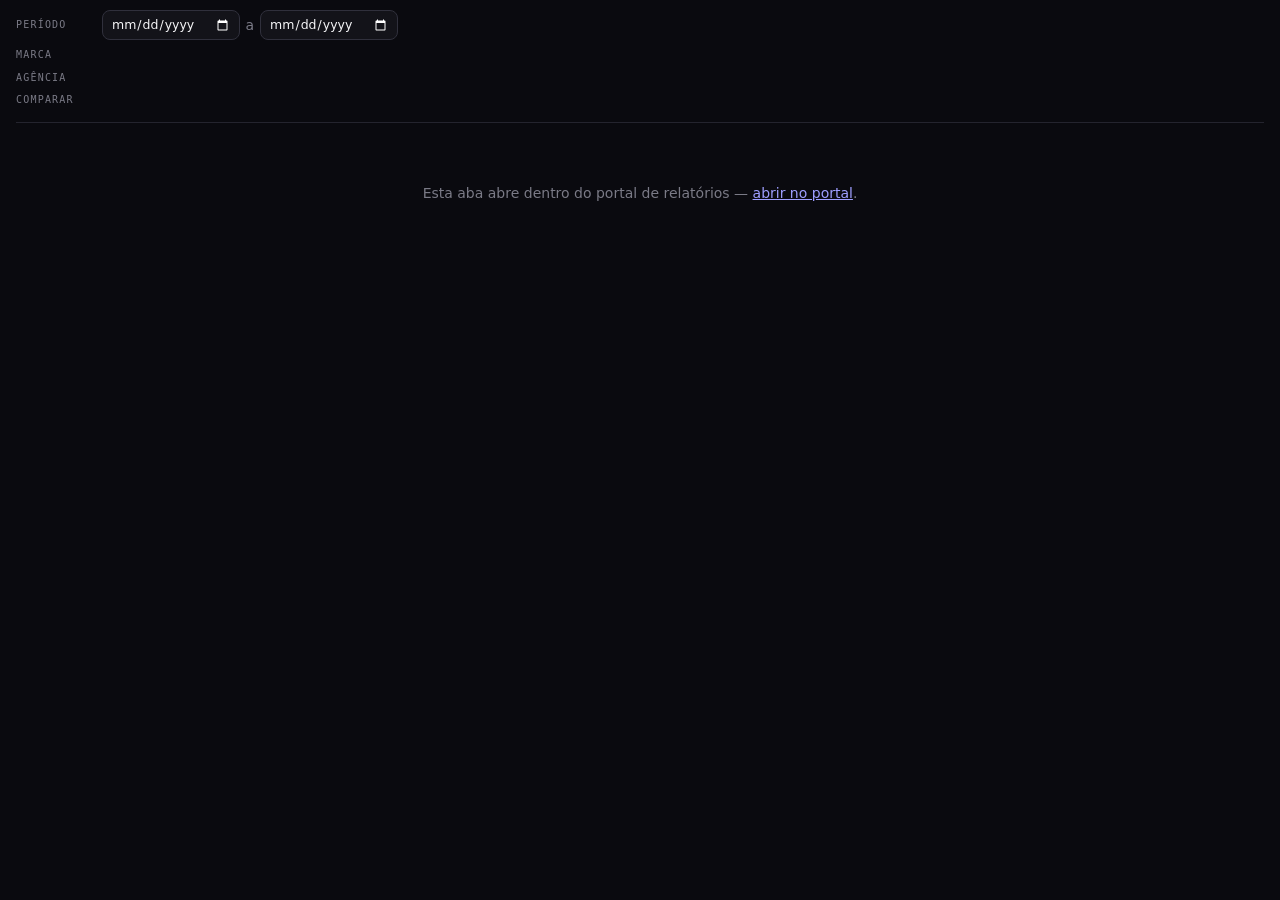
<file: canais.html>
<!DOCTYPE html>
<html lang="pt-BR" data-theme="dark"><head>
<meta charset="UTF-8">
<!-- CSP (23/10/2026): cada script desta página é liberado pelo hash dele. Mudou qualquer script? Rode csp_23out/csp_portal.py neste arquivo antes de subir; sem isso o navegador bloqueia o script e a página quebra. -->
<meta http-equiv="Content-Security-Policy" content="default-src 'self'; script-src 'sha256-xiO58266mL8NA+jv7Ep1ftr11r7tIJJvCuCATxcOzcU=' 'sha256-nqcVhrNqCbzRga/KDxOFr4ZgFSynpFRMeLo1V3Ejf10=' 'sha256-gnjXb7I7dU8LCwhey//Glxm+nhUMaDSx5iyplrESmC4='; style-src 'self' 'unsafe-inline' https://fonts.googleapis.com; font-src 'self' https://fonts.gstatic.com data:; img-src 'self' data: blob:; connect-src 'self' https://myiqdeonxuznvhtsvfxg.supabase.co https://dfvmuqxjdcvwskrrdbfm.supabase.co; frame-src 'self'; worker-src 'none'; object-src 'none'; base-uri 'none'; form-action 'self'" data-csp="portal">
<meta name="viewport" content="width=device-width, initial-scale=1.0">
<meta name="robots" content="noindex,nofollow">
<title>Canais · Grupo Job</title>
<script>/* dentro do portal, a largura é a do portal (acompanha o monitor) */
try { if (window.parent !== window && window.parent.location.origin === location.origin) document.documentElement.classList.add('em-portal'); } catch (e) {}
</script>
<script>/* tema do portal (claro/escuro) */
(function(){ var d = document.documentElement;
  function aplica(){ var t = null; try{ t = localStorage.getItem("rel_tema"); }catch(e){}
    d.setAttribute("data-theme", t === "light" ? "light" : "dark"); }
  aplica();
  window.addEventListener("storage", function(e){ if(!e.key || e.key === "rel_tema") aplica(); });
  window.addEventListener("message", function(e){ if(e.origin === location.origin && e.data && e.data.tipo === "tema") aplica(); });
})();</script>
<link rel="preconnect" href="https://fonts.googleapis.com">
<link rel="preconnect" href="https://fonts.gstatic.com" crossorigin>
<link rel="stylesheet" href="https://fonts.googleapis.com/css2?family=Saira+Semi+Condensed:wght@500;600;700&family=Saira:wght@400;500;600;700&family=JetBrains+Mono:wght@500&display=swap">
<style>
/* Canais v2 (14/10/2026) — refeito do zero com os tokens do portal (Arasys). */
:root{
  color-scheme:dark;
  --ground:#0A0A0F; --surface:#131319; --surface-2:#1A1A22; --surface-3:#22222C; --line:#24242E; --line-2:#30303C; --grid:#1E1E27;
  --ink:#F5F5F7; --ink-2:#A0A0AC; --ink-3:#7A7A86; --accent:#7C3AED;
  --ok:#6BBF86; --warn:#E0A84A; --bad:#E57373; --warn-bg:#2E2412; --bad-bg:#2E1517;
  --shadow:0 1px 2px rgba(0,0,0,.4); --hover:rgba(255,255,255,.03);
  --g-pago:#2a78d6; --g-naopago:#eb6834; --g-fora:#1baf7a; --g-sem:#eda100;
  --ag-vanguarda:#E5484D; --ag-fsx:#30A46C; --ag-vx:#F5A524; --ag-outra:#7A7A86;
}
:root[data-theme="light"]{
  color-scheme:light;
  --ground:#F5F5F7; --surface:#FFFFFF; --surface-2:#F0EFF5; --surface-3:#E7E5F0; --line:#E2E2E8; --line-2:#CFCFD8; --grid:#ECECF1;
  --ink:#0A0A0F; --ink-2:#4A4A55; --ink-3:#6E6E7A;
  --ok:#2F7D4F; --warn:#B45309; --bad:#C62828; --warn-bg:#FEF3C7; --bad-bg:#FEE2E2;
  --shadow:0 1px 2px rgba(10,10,15,.06); --hover:rgba(10,10,15,.025);
}
*{box-sizing:border-box}
body{margin:0; background:var(--ground); color:var(--ink); font-family:"Saira",system-ui,-apple-system,"Segoe UI",sans-serif;
  font-size:14px; line-height:1.45; -webkit-font-smoothing:antialiased}
.wrap{max-width:1400px; margin:0 auto; padding:4px 16px 48px}
html.em-portal .wrap{max-width:none}
h2{font-family:"Saira Semi Condensed","Saira",sans-serif; font-size:19px; font-weight:700; margin:0}
button,input{font:inherit}
.num{font-variant-numeric:tabular-nums}
.dim{color:var(--ink-3)}

/* filtros */
.filtros{display:flex; flex-direction:column; gap:8px; padding:6px 0 14px; border-bottom:1px solid var(--line)}
.linha-f{display:flex; align-items:center; gap:8px; flex-wrap:wrap}
.linha-f > .rot{font-family:"JetBrains Mono",ui-monospace,monospace; font-size:10px; letter-spacing:.12em; text-transform:uppercase;
  color:var(--ink-3); font-weight:500; width:66px; flex:none}
.chip{appearance:none; border:1px solid var(--line-2); background:transparent; cursor:pointer; font-family:"Saira Semi Condensed",sans-serif;
  font-size:12.5px; font-weight:600; color:var(--ink-2); padding:6px 14px; border-radius:999px; display:inline-flex; align-items:center;
  gap:7px; white-space:nowrap; line-height:1.3}
.chip:hover{border-color:var(--ink-3); color:var(--ink)}
.chip[aria-pressed="true"]{background:var(--chipc,var(--accent)); border-color:var(--chipc,var(--accent)); color:#fff}
.chip .dot{width:8px; height:8px; border-radius:50%; background:var(--chipc,var(--ink-3)); flex:none}
.chip[aria-pressed="true"] .dot{background:#fff}
.chip .n{font-family:"Saira",sans-serif; font-weight:700; font-size:11.5px; color:var(--ink-3); background:var(--surface-2);
  border-radius:999px; padding:1px 8px; font-variant-numeric:tabular-nums}
.chip[aria-pressed="true"] .n{background:rgba(255,255,255,.22); color:#fff}
.chip:focus-visible,.btn:focus-visible{outline:2px solid var(--accent); outline-offset:2px}
.datas{display:inline-flex; align-items:center; gap:6px; margin-left:4px}
.datas input{background:var(--surface); color:var(--ink); border:1px solid var(--line-2); border-radius:8px; padding:4px 8px; font-size:12.5px}
.frescor{margin-left:auto; font-size:11.5px; color:var(--ink-3); white-space:nowrap}
.aviso{background:var(--warn-bg); color:var(--warn); border-radius:10px; padding:10px 14px; font-size:12.5px; margin-top:12px}
.aviso b{color:var(--ink)}
.carregando{padding:60px 0; text-align:center; color:var(--ink-3)}

/* kpis */
.kpis{display:grid; grid-template-columns:repeat(4,minmax(0,1fr)); gap:12px; margin-top:18px}
@media (max-width:900px){ .kpis{grid-template-columns:repeat(2,minmax(0,1fr))} }
.kpi{background:var(--surface); border:1px solid var(--line); border-radius:10px; padding:14px 16px; box-shadow:var(--shadow)}
.kpi .k{font-family:"JetBrains Mono",ui-monospace,monospace; font-size:10.5px; letter-spacing:.1em; text-transform:uppercase; color:var(--ink-3)}
.kpi .v{font-family:"Saira Semi Condensed",sans-serif; font-size:clamp(20px,2vw,28px); font-weight:700; line-height:1.15; margin-top:6px;
  letter-spacing:-.02em; white-space:nowrap; font-variant-numeric:tabular-nums}
.kpi .d{font-size:12.5px; color:var(--ink-2); margin-top:4px; white-space:nowrap; overflow:hidden; text-overflow:ellipsis}
.kpi.dest{border-top:2px solid var(--chipc,var(--accent))}
/* comparação (27/10/2026) */
.kpi .c{font-size:11.5px; color:var(--ink-3); margin-top:6px; padding-top:5px; border-top:1px dashed var(--line); white-space:nowrap; overflow:hidden; text-overflow:ellipsis}
.dl{display:block; font-size:10.5px; font-weight:600; line-height:1.25; white-space:nowrap; font-variant-numeric:tabular-nums}
.kpi .c .dl,.tot .dl,.leg .dl{display:inline; margin-left:5px}
.kpi .c .dl{font-size:11.5px}
.dl.bom{color:var(--ok)} .dl.mau{color:var(--bad)} .dl.neu{color:var(--ink-3)}
.comp-rot{font-size:12px; color:var(--ink-3)}
.comp-rot b{color:var(--ink-2); font-weight:600}

/* blocos */
section.sec{margin-top:30px}
.sec-head{display:flex; align-items:baseline; gap:14px; margin-bottom:10px; flex-wrap:wrap}
.sec-head .tot{font-size:13px; color:var(--ink-2)}
.sec-head .tot b{color:var(--ink); font-variant-numeric:tabular-nums}
.sec-head .acoes{margin-left:auto; display:flex; gap:8px; flex-wrap:wrap; align-items:center}
.card{background:var(--surface); border:1px solid var(--line); border-radius:12px; box-shadow:var(--shadow)}
.tbl-wrap{overflow-x:auto}
table{border-collapse:collapse; width:100%; font-size:13px}
thead th{text-align:left; font-family:"JetBrains Mono",ui-monospace,monospace; font-size:10.5px; font-weight:500; letter-spacing:.08em;
  text-transform:uppercase; background:var(--surface-2); color:var(--ink-3); padding:9px 12px; white-space:nowrap; border-bottom:1px solid var(--line)}
thead th[data-ord]{cursor:pointer; user-select:none}
thead th[data-ord]:hover{color:var(--ink)}
thead th.ord::after{content:" ▾"} thead th.ord.asc::after{content:" ▴"}
td{padding:8px 12px; border-bottom:1px solid var(--grid); white-space:nowrap; vertical-align:middle}
tbody tr:hover td{background:var(--hover)}
th.num,td.num{text-align:right; font-variant-numeric:tabular-nums}
tfoot td{font-weight:700; border-top:1px solid var(--line-2); border-bottom:0; background:var(--surface-2)}
td.b{font-weight:700}
.dot{display:inline-block; width:9px; height:9px; border-radius:3px; margin-right:8px; vertical-align:0}
tr.ag{cursor:pointer}
tr.ag td:first-child::before{content:"▸"; display:inline-block; width:14px; color:var(--ink-3)}
tr.ag.aberto td:first-child::before{content:"▾"}
tr.conta td{color:var(--ink-2); font-size:12.5px; background:var(--surface-2)}
tr.conta td:first-child{padding-left:40px}
tr.residuo td{color:var(--ink-2); font-style:italic}
.nome{font-weight:600; color:var(--ink)}
.sub{display:block; font-size:11.5px; color:var(--ink-3); max-width:360px; overflow:hidden; text-overflow:ellipsis}
.tag{display:inline-block; font-size:11px; font-weight:600; padding:1px 8px; border-radius:999px; border:1px solid var(--line-2); color:var(--ink-2)}
.tag.ag{border-color:var(--chipc); color:var(--chipc)}
.sit{font-weight:600}
.sit.realizado{color:var(--bad)} .sit.passou{color:var(--warn)} .sit.sem_data{color:var(--warn)} .sit.marcado{color:var(--ok)}
.fora{color:var(--ink-3); font-style:italic}

/* barra do caixa */
.barra{display:flex; height:16px; border-radius:6px; overflow:hidden; gap:2px; margin:14px 16px 10px}
.barra i{display:block; height:100%; min-width:3px}
.leg{display:flex; flex-wrap:wrap; gap:6px 18px; padding:0 16px 14px; font-size:12.5px; color:var(--ink-2)}
.leg b{color:var(--ink); font-variant-numeric:tabular-nums}

.busca{background:var(--surface); color:var(--ink); border:1px solid var(--line-2); border-radius:999px; padding:6px 14px; font-size:12.5px; width:220px}
.btn{appearance:none; border:1px solid var(--line-2); background:transparent; cursor:pointer; font-family:"Saira Semi Condensed",sans-serif;
  font-size:12.5px; font-weight:600; color:var(--ink); padding:6px 14px; border-radius:999px}
.btn:hover{border-color:var(--accent); color:var(--accent)}
.mais{padding:10px 12px; text-align:center}
.vazio{padding:22px; text-align:center; color:var(--ink-3)}
.oculto{display:none !important}

/* anúncios: grupo por tipo ou agência, abre nos cartões de cada anúncio */
.nota{font-size:12px; color:var(--ink-3); margin-top:8px; line-height:1.5}
tr.grp{cursor:pointer}
tr.grp td:first-child::before{content:"▸"; display:inline-block; width:14px; color:var(--ink-3)}
tr.grp.aberto td:first-child::before{content:"▾"}
tr.grp .cats{display:block; font-size:11.5px; color:var(--ink-3); font-weight:400; max-width:420px; overflow:hidden; text-overflow:ellipsis}
#tAds td.pub{white-space:normal; min-width:260px; max-width:440px}   /* por público: o nome do conjunto quebra linha */
#tAds td.pub .cats{white-space:nowrap}
tr.det > td{padding:0; background:var(--surface-2); white-space:normal}
tr.det:hover > td{background:var(--surface-2)}
.adcs{display:grid; gap:10px; padding:12px; position:sticky; left:0; width:min(100%, calc(100vw - 26px))}
.adc{display:grid; grid-template-columns:120px minmax(0,1fr); gap:16px; background:var(--surface); border:1px solid var(--line); border-radius:10px; padding:14px}
.adc-foto{width:120px; height:120px; border-radius:8px; object-fit:cover; background:var(--surface-3); display:flex; align-items:center;
  justify-content:center; text-align:center; font-size:11px; color:var(--ink-3); padding:6px}
.adc-top{display:flex; flex-wrap:wrap; align-items:center; gap:6px 8px}
.adc-top .nome{font-size:14px; margin-right:4px}
.adc .sub{max-width:none; white-space:normal; margin-top:2px}
.adc-copy{font-size:12.5px; color:var(--ink-2); white-space:pre-line; max-height:3.2em; overflow:hidden; margin-top:8px}
.adc-copy.aberta{max-height:none}
.lnk{appearance:none; border:0; background:none; padding:2px 0; cursor:pointer; color:var(--accent); font:inherit; font-size:12px; font-weight:600}
.tag a{color:inherit; text-decoration:none}
.adc-met{display:grid; grid-template-columns:repeat(auto-fit,minmax(96px,1fr)); gap:10px 14px; margin-top:12px; padding-top:10px; border-top:1px solid var(--grid)}
.adc-met .v{display:block; font-weight:700; font-size:14px; font-variant-numeric:tabular-nums; white-space:nowrap}
.adc-met .k{display:block; font-size:10.5px; color:var(--ink-3); font-family:"JetBrains Mono",ui-monospace,monospace; letter-spacing:.06em; text-transform:uppercase}
.adc-met .v.dest{color:var(--ok)}
.adc-rec{margin-top:12px}
.adc-rec .tit{font-family:"JetBrains Mono",ui-monospace,monospace; font-size:10.5px; letter-spacing:.08em; text-transform:uppercase; color:var(--ink-3); margin-bottom:6px}
.cat{display:grid; grid-template-columns:minmax(120px,220px) minmax(60px,1fr) 150px; gap:10px; align-items:center; font-size:12.5px; padding:2px 0}
.cat .val{text-align:right}
.cat .bar{height:6px; border-radius:3px; background:var(--surface-3); overflow:hidden}
.cat .bar i{display:block; height:100%; background:var(--ok); border-radius:3px}
.cat .val{font-variant-numeric:tabular-nums; color:var(--ink); white-space:nowrap}
.procs{margin-top:6px; font-size:12px}
.procs td{padding:4px 8px; border-bottom:1px solid var(--grid); white-space:normal}
.procs td.num{white-space:nowrap}
@media (max-width:640px){
  .adcs{padding:8px}
  .adc{grid-template-columns:1fr; padding:12px; gap:10px}
  .adc-met{grid-template-columns:repeat(3,minmax(0,1fr))}
  .cat{grid-template-columns:1fr auto}
  .cat .bar{display:none}
}

@media (max-width:640px){
  .wrap{padding:4px 12px 40px}
  .linha-f > .rot{width:100%}
  .frescor{margin-left:0; width:100%}
  .kpis{grid-template-columns:repeat(2,minmax(0,1fr)); gap:8px}
  .kpi{padding:12px}
  .kpi .v{font-size:20px}
  .busca{width:100%}
  .kpi .d{white-space:normal}
  .kpi .c{white-space:normal}
  #tAds td:first-child,#tAb td:first-child,#tPg td:nth-child(2){white-space:normal; min-width:170px; max-width:210px}
  .sub{max-width:200px; white-space:nowrap}
  .sec-head .acoes{margin-left:0; width:100%}
}
</style>
</head>
<body>
<div class="wrap">
  <div class="filtros" id="filtros">
    <div class="linha-f"><span class="rot">Período</span><span id="fPer"></span>
      <span class="datas"><input type="date" id="fDe" aria-label="De"><span class="dim">a</span><input type="date" id="fAte" aria-label="Até"></span>
      <span class="frescor" id="frescor"></span></div>
    <div class="linha-f" id="lMarca"><span class="rot">Marca</span><span id="fMarca"></span></div>
    <div class="linha-f"><span class="rot">Agência</span><span id="fAg"></span></div>
    <div class="linha-f"><span class="rot">Comparar</span><span id="fComp"></span>
      <span class="datas oculto" id="compDatas"><input type="date" id="fCDe" aria-label="Comparar de"><span class="dim">a</span><input type="date" id="fCAte" aria-label="Comparar até"></span>
      <span class="comp-rot" id="compRot"></span></div>
  </div>
  <div id="aviso" class="aviso oculto"></div>
  <div id="carregando" class="carregando">carregando…</div>

  <div id="conteudo" class="oculto">
    <div class="kpis" id="kpis"></div>

    <section class="sec" id="sOrigem">
      <div class="sec-head"><h2 id="hOrigem">Origem do recebido</h2></div>
      <div class="card">
        <div class="barra" id="barra"></div><div class="leg" id="leg"></div>
        <div class="tbl-wrap"><table id="tCanais"></table></div>
      </div>
    </section>

    <section class="sec" id="sAg">
      <div class="sec-head"><h2>Agências</h2></div>
      <div class="card tbl-wrap"><table id="tAg"></table></div>
    </section>

    <section class="sec" id="sAds">
      <div class="sec-head"><h2>Anúncios</h2><span class="tot" id="adsTot"></span>
        <div class="acoes"><span id="adsGrp"></span><input class="busca" id="adsBusca" type="search" placeholder="Buscar anúncio, texto ou procedimento"></div></div>
      <div class="card"><div class="tbl-wrap"><table id="tAds"></table></div></div>
      <div class="nota" id="adsNota"></div>
    </section>

    <section class="sec" id="sAberto">
      <div class="sec-head"><h2>Fechado e não pago</h2><span class="tot" id="abTot"></span>
        <div class="acoes"><input class="busca" id="abBusca" type="search" placeholder="Buscar paciente ou código"></div></div>
      <div class="linha-f" id="abSit" style="margin-bottom:8px"></div>
      <div class="linha-f" id="abOrig" style="margin-bottom:10px"></div>
      <div class="card"><div class="tbl-wrap"><table id="tAb"></table></div><div class="mais" id="abMais"></div></div>
    </section>

    <section class="sec" id="sPagou">
      <div class="sec-head"><h2>Quem pagou</h2><span class="tot" id="pgTot"></span>
        <div class="acoes"><input class="busca" id="pgBusca" type="search" placeholder="Buscar paciente, código ou procedimento"></div></div>
      <div class="linha-f" id="pgOrig" style="margin-bottom:10px"></div>
      <div class="card"><div class="tbl-wrap"><table id="tPg"></table></div><div class="mais" id="pgMais"></div></div>
    </section>
  </div>
</div>
<script>
'use strict';
/* =====================================================================
   CANAIS v2 — 14/10/2026, refeito do zero a pedido do Henrique.
   Só indicadores e os filtros (período, marca, agência). As regras que
   já tinham sido validadas continuam as mesmas, agora em um lugar só:
   · Régua única de origem (mv_atribuicao_unica): o paciente chega no
     primeiro contato; anúncio até 1 dia depois faz dele paciente de anúncio.
   · Recebido = o caixa SEM DOC do Resumo faturamento (19/10/2026, pedido do
     Henrique: "mesma lógica de cálculo do R$ 741.240"): crédito do caixa do
     Feegow (feegow_movimento, cd C, forma sem DOC), pela data do movimento, de
     cada paciente pela fatura que o movimento quita. Soma de todos os canais =
     "Faturamento do grupo" SEM DOC, no centavo. O caixa chega na carga das 07:05.
   · Coorte (leads, pacientes, faturado, já pago, em aberto) = de quem
     chegou no período.
   · Agência pela VIGÊNCIA da conta no dia (meta_agencia_periodo na Doctor;
     na Acesso, a tabela CONTAS_ACESSO abaixo, igual à agencia_da_conta).
   · Odonto (0085 Doctor, 0279 Acesso) agenda e cobra fora do Feegow: fica
     fora do retorno e do custo por paciente.
   · Reativação (quem já conhecia a clínica e comprou depois do clique)
     fica à parte, nunca somada ao faturado da agência.
   Fontes: painel-canais de cada base — action "dados" (blocos do dados.json
   publicado às 05:30), "aberto" e "rastro" (lidos na hora, até 93 dias).
   ===================================================================== */
var PORTAL = 'https://relatorio.arasys.software/';
var FN = { doctor: 'https://myiqdeonxuznvhtsvfxg.supabase.co/functions/v1/painel-canais',
           acesso: 'https://dfvmuqxjdcvwskrrdbfm.supabase.co/functions/v1/painel-canais' };
var MAX_LISTA = 93;

/* ---------- sessão do portal (login único) ---------- */
function lsLe(k){ try { return localStorage.getItem(k) || ''; } catch (e) { return ''; } }
function lsGrava(k, v){ try { localStorage.setItem(k, v); } catch (e) {} }
function portalNovo(){ try { return window.parent !== window && typeof window.parent.__portalSessao === 'function'; } catch (e) { return false; } }
var NO_PORTAL = (function(){ try { return window.parent !== window && window.parent.location.origin === location.origin; } catch (e) { return false; } })();
function sessaoPortal(){
  try {
    if (portalNovo()) return window.parent.__portalSessao() || null;
    if (NO_PORTAL) { var s = localStorage.getItem('meu_desempenho_sessao');
      if (s) return { sessao: s, device_id: localStorage.getItem('meu_desempenho_device') || '' }; }
  } catch (e) {}
  return null;
}
function avisaPortalRelogar(msg){
  if (NO_PORTAL) try { window.parent.postMessage({tipo: 'canais-relogar', msg: msg || ''}, location.origin); } catch (e) {}
}
function pede(marca, corpo){
  var s = sessaoPortal();
  var b = Object.assign({sessao: s ? s.sessao : '', device_id: (s && s.device_id) || lsLe('meu_desempenho_device')}, corpo);
  return fetch(FN[marca], {method: 'POST', headers: {'content-type': 'application/json'}, body: JSON.stringify(b), cache: 'no-store'})
    .then(function(r){ return r.json().catch(function(){ return {}; }).then(function(j){
      if (!r.ok || j.error) { var e = new Error(j.error || ('erro ' + r.status));
        e.relogar = !!j.relogar; e.sem_acesso = !!j.sem_acesso; throw e; }
      return j; }); });
}

/* ---------- regras fixas ---------- */
var MARCAS = [{id: 'doctor', nome: 'Doctor'}, {id: 'acesso', nome: 'Acesso'}];
var GRUPOS = [
  {id: 'pago',    nome: 'Anúncio',               cor: 'var(--g-pago)',    canais: ['Meta Ads', 'Meta sem id do anúncio', 'Google Ads']},
  {id: 'naopago', nome: 'Não pago',              cor: 'var(--g-naopago)', canais: ['Direto / sem origem', 'Social orgânico', 'Site e busca']},
  {id: 'fora',    nome: 'Equipe e base',         cor: 'var(--g-fora)',    canais: ['Criado pela equipe', 'Base importada']},
  {id: 'sem',     nome: 'Sem ligação com o CRM', cor: 'var(--g-sem)',     canais: ['Sem rastreio (pré-CRM)']}
];
var GRUPO_DO = {}; GRUPOS.forEach(function(g){ g.canais.forEach(function(c){ GRUPO_DO[c] = g; }); });
var META = {'Meta Ads': 1, 'Meta sem id do anúncio': 1};
/* Regra do Henrique (14/10): chegou pelo anúncio da agência no período e fechou = paciente da agência,
   mesmo que já estivesse na base. A regra mora no banco (v_atribuicao_segmento) e vale para todos os
   blocos: canais, agências, anúncios, caixa, quem pagou e em aberto. A página só lê. */

var NOME_CANAL = {'Sem rastreio (pré-CRM)': 'Sem ligação com o CRM', 'Direto / sem origem': 'Direto / sem origem',
                  'Meta sem id do anúncio': 'Meta (anúncio sem código)'};
var AG_COR = {'Vanguarda': 'var(--ag-vanguarda)', 'FSX': 'var(--ag-fsx)', 'VX': 'var(--ag-vx)'};
var AG_ORDEM = ['Vanguarda', 'FSX', 'VX'];
var SEM_AG = 'Não identificada';
/* 26/10/2026, pedido do Henrique: "Orgânico" na linha de Agência mostra o lado não pago — os canais do grupo
   "Não pago" (Direto / sem origem, Social orgânico, Site e busca). Sem agências e sem anúncios nessa visão. */
var ORG = 'organico';
var ORG_TONS = ['var(--g-naopago)', 'color-mix(in srgb, var(--g-naopago) 62%, var(--surface))', 'color-mix(in srgb, var(--g-naopago) 34%, var(--surface))'];
function ehOrg(c){ return (GRUPO_DO[c] || GRUPOS[1]).id === 'naopago'; }
/* quem entra nas listas com o filtro do topo: todas, uma agência ou o orgânico */
function naSelecao(l){ return S.ag === 'todas' || (S.ag === ORG ? l.g === 'naopago' : l.ag === S.ag); }
/* filtro de origem das listas: grupo (pago, naopago…) ou, no orgânico, o canal ('c:' + canal) */
function casaOrig(l, v){ return v === 'todas' || (v.slice(0, 2) === 'c:' ? l.canal === v.slice(2) : l.g === v); }
/* odonto: venda fora do Feegow — fora do retorno e do custo por paciente */
var VENDA_FORA = {'0085': 1, '0279': 1};
/* Acesso: a agência de cada conta pela vigência (a mesma agencia_da_conta do banco da Acesso) */
var CONTAS_ACESSO = [
  {suf: '0418', ag: 'Vanguarda', ger: 'Acesso Saúde'},
  {suf: '0279', ag: 'VX',  ger: 'Doctor Acesso · odonto', ate: '2026-09-30'},
  {suf: '0279', ag: 'FSX', ger: 'Doctor Acesso · odonto', de: '2026-10-01'}
];
var SIT = [
  {id: 'realizado', nome: 'Cobrar',   tit: 'Atendido ou executado e não pago'},
  {id: 'passou',    nome: 'Remarcar', tit: 'Tinha horário, faltou, desmarcou ou ficou sem baixa'},
  {id: 'sem_data',  nome: 'Agendar',  tit: 'Fechou e não tem horário marcado'},
  {id: 'marcado',   nome: 'Marcado',  tit: 'Tem horário adiante'}
];
var SIT_NOME = {}; SIT.forEach(function(s){ SIT_NOME[s.id] = s.nome; });

/* ---------- formatação ---------- */
function brl(v, c){ if (Math.abs(v || 0) < (c ? 0.005 : 0.5)) v = 0; return (v || 0).toLocaleString('pt-BR', {style: 'currency', currency: 'BRL', minimumFractionDigits: c ? 2 : 0, maximumFractionDigits: c ? 2 : 0}); }
function n0(v){ return (v || 0).toLocaleString('pt-BR'); }
function pct(a, b){ return b ? (100 * a / b).toFixed(1).replace('.', ',') + '%' : '—'; }
function vezes(a, b){ return b > 0.5 ? (a / b).toFixed(1).replace('.', ',') + '×' : '—'; }
function br(d){ if (!d) return ''; var p = String(d).slice(0, 10).split('-'); return p[2] + '/' + p[1]; }
function br4(d){ if (!d) return ''; var p = String(d).slice(0, 10).split('-'); return p[2] + '/' + p[1] + '/' + p[0]; }
function esc(s){ return String(s == null ? '' : s).replace(/[&<>"]/g, function(c){ return {'&': '&amp;', '<': '&lt;', '>': '&gt;', '"': '&quot;'}[c]; }); }
function semAcento(s){ return String(s || '').normalize('NFD').replace(/[̀-ͯ]/g, '').toLowerCase(); }
function novaData(s, delta){ var p = s.split('-'); var d = new Date(Date.UTC(+p[0], +p[1] - 1, +p[2])); d.setUTCDate(d.getUTCDate() + delta); return d.toISOString().slice(0, 10); }
function diasEntre(a, b){ return Math.round((Date.parse(b) - Date.parse(a)) / 864e5) + 1; }
function agCor(ag){ return AG_COR[ag] || 'var(--ag-outra)'; }
function agTag(ag){ return ag ? '<span class="tag ag" style="--chipc:' + agCor(ag) + '">' + esc(ag) + '</span>' : ''; }

/* ---------- estado ---------- */
var S = {de: '', ate: '', marca: 'todas', ag: 'todas', presetSel: null,
         abSit: 'todas', abOrig: 'todas', abBusca: '', abN: 40,
         pgOrig: 'todas', pgBusca: '', pgN: 40,
         adsGrp: 'tipo', adsBusca: '', adsAbertos: {}, adsProc: {}, adsCopy: {}, agAbertas: {},
         comp: ['mes', 'periodo', 'ano', 'nada'].indexOf(lsLe('canais_comp')) >= 0 ? lsLe('canais_comp') : 'mes', compDe: '', compAte: '', priM: {}};
var OK = [];                 // marcas que carregaram
var GERADO = {};
var CAN = [], MID = [], SER = [], CX = [], ADS = [], REF = [], NOME_AD = {};
var CONJ = {};               // público (conjunto) de cada anúncio: {id do anúncio: {id, nome}} — painel-canais v8
var CRI = {}, CRI_PEDIDO = {};   // criativo do anúncio: texto e miniatura (a miniatura vem à parte, quando abre um grupo)
var LISTAS = {};             // cache de aberto/rastro por marca|ação|de|ate

/* ---------- carga ---------- */
function carrega(){
  if (!sessaoPortal()) {
    document.getElementById('carregando').innerHTML = NO_PORTAL
      ? 'O portal foi atualizado. Aperte F5 e entre de novo.'
      : 'Esta aba abre dentro do portal de relatórios — <a href="' + PORTAL + '#canais" target="_top">abrir no portal</a>.';
    return;
  }
  var falhas = [];
  Promise.all(MARCAS.map(function(m){
    return pede(m.id, {action: 'dados'}).then(function(d){ absorve(m.id, d); OK.push(m.id); })
      .catch(function(e){ falhas.push({m: m, e: e}); });
  })).then(function(){
    OK.sort(function(a, b){ return a === 'doctor' ? -1 : 1; });
    if (!OK.length) {
      var relogar = falhas.some(function(f){ return f.e.relogar; });
      if (relogar) avisaPortalRelogar('Sua sessão acabou. Entre de novo.');
      document.getElementById('carregando').innerHTML = relogar ? 'Sua sessão acabou. Entre de novo no portal.'
        : falhas.every(function(f){ return f.e.sem_acesso; }) ? 'O Canais é só para administrador.'
        : 'Não consegui carregar: ' + falhas.map(function(f){ return esc(f.m.nome) + ' — ' + esc(f.e.message); }).join(' · ');
      return;
    }
    if (falhas.length) {
      var a = document.getElementById('aviso');
      a.innerHTML = falhas.map(function(f){ return '<b>' + esc(f.m.nome) + '</b> não carregou (' + esc(f.e.message) + ').'; }).join(' ');
      a.classList.remove('oculto');
    }
    inicia();
  });
}

/* 19/10/2026: o carimbo da carga do Feegow, o MESMO do Resumo faturamento ("Carga de dd/mm, hh:mm"):
   vem da painel-canais v6 no "dados" e no "rastro" (lido na hora). Fica o mais recente de cada base;
   com duas bases, a tela mostra a MAIS ATRASADA, como lá. */
var CARGA = {};
function guardaCarga(m, c){
  if (!c) return;
  var a = CARGA[m];
  if (!a || c.pendentes || !a.terminou_em || (c.terminou_em && c.terminou_em >= a.terminou_em)) CARGA[m] = c;
  if (document.getElementById('frescor')) pintaFrescor();
}
function absorve(m, d){
  GERADO[m] = d.gerado_em || '';
  guardaCarga(m, d.carga);
  (d.canais || []).forEach(function(x){
    CAN.push({m: m, d: x.d, c: x.c, ch: x.ch || 0, ct: x.ct || 0, p: x.p || 0, v: x.v || 0, pg: x.pg || 0, ab: x.ab || 0, pgd: x.pgd || 0}); });
  (d.midia || []).forEach(function(r){
    var id = String(r[3]);
    MID.push({m: m, d: r[0], id: id, suf: id.slice(-4), inv: r[4] || 0, imp: r[5] || 0, cli: r[6] || 0, conv: r[7] || 0});
    if (!NOME_AD[id] || r[0] > NOME_AD[id].d) NOME_AD[id] = {d: r[0], nome: r[2] || r[1] || id, camp: r[1] || ''};
  });
  (d.conjuntos || []).forEach(function(r){ CONJ[String(r[0])] = {id: String(r[1] || ''), nome: String(r[2] || '')}; });
  (d.cria || []).forEach(function(c){ var k = String(c.a);
    CRI[k] = {b: c.b || '', t: c.t || '', cta: c.cta || '', link: c.link || c.u || '', img: (CRI[k] && CRI[k].img) || ''}; });
  (d.agencia_caixa || []).forEach(function(x){
    CX.push({m: m, d: x.d, ag: x.ag === 'Anúncio não identificado' ? SEM_AG : x.ag, dc: x.dc || '', v: (x.pgd || 0) + (x.fora || 0),
             reat: !!x.reat, ch: x.ch || ''}); });
  if (m === 'doctor') {
    ((d.agencias && d.agencias.ref) || []).forEach(function(r){
      if (r.ag === SEM_AG) return;
      REF.push({m: m, ag: r.ag, suf: r.suf || '', ger: r.ger || '', de: r.vig_de || '', ate: r.vig_ate || ''}); });
    ((d.agencias && d.agencias.serie) || []).forEach(function(x){
      if (x.ag === SEM_AG) return;
      SER.push({m: m, d: x.d, ag: x.ag, suf: x.suf || '', r: x.r || 0, p: x.p || 0, v: x.v || 0, pg: x.pg || 0, ab: x.ab || 0,
                inv: x.inv || 0, xp: x.xp || 0, xc: x.xc || 0, xv: x.xv || 0}); });
    (d.agencia_ads || []).forEach(function(x){
      ADS.push({m: m, d: x.d, a: String(x.a), r: x.r || 0, p: x.p || 0, v: x.v || 0, pg: x.pg || 0, ab: x.ab || 0}); });
  } else {
    CONTAS_ACESSO.forEach(function(c){ REF.push({m: m, ag: c.ag, suf: c.suf, ger: c.ger, de: c.de || '', ate: c.ate || ''}); });
    /* sem série de agência publicada: monta a mesma série pela jornada (funil por anúncio) e pela mídia */
    var k = {};
    function linha(dia, suf){
      var ag = agDe(m, suf, dia); if (ag === SEM_AG) return null;
      var c = dia + '|' + suf;
      return k[c] || (k[c] = {m: m, d: dia, ag: ag, suf: suf, r: 0, p: 0, v: 0, pg: 0, ab: 0, inv: 0, xp: 0, xc: 0, xv: 0});
    }
    (d.jornada || []).forEach(function(x){
      var a = String(x.a), o = linha(x.d, a.slice(-4));
      ADS.push({m: m, d: x.d, a: a, r: x.r || 0, p: x.p || 0, v: x.v || 0, pg: x.pg || 0, ab: x.ab || 0});
      if (!o) return; o.r += x.r || 0; o.p += x.p || 0; o.v += x.v || 0; o.pg += x.pg || 0; o.ab += x.ab || 0; });
    MID.forEach(function(r){ if (r.m !== m) return; var o = linha(r.d, r.suf); if (o) o.inv += r.inv; });
    Object.keys(k).forEach(function(c){ SER.push(k[c]); });
  }
}

function agDe(m, suf, dia){
  for (var i = 0; i < REF.length; i++) {
    var r = REF[i];
    if (r.m === m && r.suf === suf && (!r.de || dia >= r.de) && (!r.ate || dia <= r.ate)) return r.ag;
  }
  return SEM_AG;
}
function gerDe(m, suf){
  for (var i = 0; i < REF.length; i++) if (REF[i].m === m && REF[i].suf === suf && REF[i].ger) return REF[i].ger;
  if (ehNum(suf)) return 'WhatsApp ' + suf.slice(2) + ' · sem anúncio identificado';
  return 'conta ' + suf;
}
/* 16/10/2026: número de WhatsApp de agência (meta_numero_agencia no banco; hoje o 5700 da Doctor → FSX
   desde 01/10). Quem chega NOVO por ele sem anúncio identificado conta para a agência; no banco vem
   com suf 'wa' + número (agencia_serie) e via 'numero_' + número (rastro). */
function ehNum(suf){ return /^wa\d+$/.test(suf || ''); }
function numDaAg(m, ag, dia){
  for (var i = 0; i < REF.length; i++) { var r = REF[i];
    if (r.m === m && ehNum(r.suf) && r.ag === ag && (!r.de || dia >= r.de) && (!r.ate || dia <= r.ate)) return r.suf.slice(2); }
  return '';
}

/* ---------- filtros ---------- */
function inicia(){
  var dias = CAN.map(function(x){ return x.d; }).sort();
  var pri = dias[0], ult = dias[dias.length - 1];
  S.ult = ult; S.pri = pri;
  CAN.forEach(function(x){ if (!S.priM[x.m] || x.d < S.priM[x.m]) S.priM[x.m] = x.d; });   /* início do dado de cada marca (comparação) */
  var meses = {}; dias.forEach(function(d){ meses[d.slice(0, 7)] = 1; });
  var nomes = ['Janeiro', 'Fevereiro', 'Março', 'Abril', 'Maio', 'Junho', 'Julho', 'Agosto', 'Setembro', 'Outubro', 'Novembro', 'Dezembro'];
  /* 19/10/2026: os atalhos de período terminam no último dia FECHADO (ontem), como o Resumo
     faturamento e o Resumo reunião — o caixa de hoje só entra na carga das 07:05 de amanhã, e o
     "Outubro" daqui tem de dar o mesmo número de lá. Hoje continua escolhível nas datas. */
  var hojeM = new Date(Date.now() - 4 * 3600e3).toISOString().slice(0, 10);
  var fech = ult < hojeM ? ult : novaData(hojeM, -1);
  S.presets = [{r: '7 dias', de: novaData(fech, -6), ate: fech}, {r: '30 dias', de: novaData(fech, -29), ate: fech}];
  Object.keys(meses).sort().slice(-3).forEach(function(ym){
    var a = +ym.slice(0, 4), mm = +ym.slice(5, 7);
    var fim = new Date(Date.UTC(a, mm, 0)).toISOString().slice(0, 10);
    if (ym + '-01' > fech) return;            /* dia 1: o mês ainda não tem dia fechado */
    S.presets.push({r: nomes[mm - 1], de: ym + '-01', ate: fim < fech ? fim : fech});
  });
  S.presets.push({r: 'Tudo', de: pri, ate: fech});
  var atual = S.presets[S.presets.length - 2];
  S.de = atual.de; S.ate = atual.ate; S.presetSel = atual.r;
  document.getElementById('fDe').min = pri; document.getElementById('fDe').max = ult;
  document.getElementById('fAte').min = pri; document.getElementById('fAte').max = ult;
  ['fDe', 'fAte'].forEach(function(id){ document.getElementById(id).addEventListener('change', function(){
    var a = document.getElementById('fDe').value, b = document.getElementById('fAte').value;
    if (!a || !b) return; if (a > b) { var t = a; a = b; b = t; }
    S.de = a; S.ate = b; S.presetSel = null; render(); }); });
  document.getElementById('abBusca').addEventListener('input', function(e){ S.abBusca = e.target.value; S.abN = 40; pintaAberto(); });
  document.getElementById('pgBusca').addEventListener('input', function(e){ S.pgBusca = e.target.value; S.pgN = 40; pintaPagou(); });
  document.getElementById('adsBusca').addEventListener('input', function(e){ S.adsBusca = e.target.value; pintaAds(); });
  ['fCDe', 'fCAte'].forEach(function(id){ var el = document.getElementById(id); el.min = pri; el.max = ult;
    el.addEventListener('change', function(){
      var a = document.getElementById('fCDe').value, b = document.getElementById('fCAte').value;
      if (!a || !b) return; if (a > b) { var t = a; a = b; b = t; }
      S.compDe = a; S.compAte = b; render(); }); });
  if (OK.length < 2) document.getElementById('lMarca').classList.add('oculto');
  pintaFrescor();
  document.getElementById('carregando').classList.add('oculto');
  document.getElementById('conteudo').classList.remove('oculto');
  render();
}

function chip(rot, on, attrs, cor, n){
  return '<button class="chip" ' + attrs + ' aria-pressed="' + (on ? 'true' : 'false') + '"' + (cor ? ' style="--chipc:' + cor + '"' : '') + '>' +
    (cor ? '<span class="dot"></span>' : '') + esc(rot) + (n != null ? '<span class="n">' + n + '</span>' : '') + '</button>';
}
function liga(id, attr, fn){
  Array.prototype.forEach.call(document.getElementById(id).querySelectorAll('[' + attr + ']'), function(b){
    b.addEventListener('click', function(){ fn(b.getAttribute(attr)); }); });
}
function pintaFiltros(){
  document.getElementById('fPer').innerHTML = S.presets.map(function(p, i){
    return chip(p.r, S.presetSel === p.r, 'data-p="' + i + '"'); }).join(' ');
  liga('fPer', 'data-p', function(i){ var p = S.presets[+i]; S.de = p.de; S.ate = p.ate; S.presetSel = p.r; render(); });
  document.getElementById('fDe').value = S.de; document.getElementById('fAte').value = S.ate;
  document.getElementById('fMarca').innerHTML = [chip('As duas', S.marca === 'todas', 'data-m="todas"')].concat(
    OK.map(function(m){ return chip(m === 'doctor' ? 'Doctor' : 'Acesso', S.marca === m, 'data-m="' + m + '"'); })).join(' ');
  liga('fMarca', 'data-m', function(m){ S.marca = m; S.ag = 'todas'; render(); });
  var ags = agenciasAtivas();
  if (S.ag !== 'todas' && S.ag !== ORG && ags.indexOf(S.ag) < 0) S.ag = 'todas';
  document.getElementById('fAg').innerHTML = [chip('Todas', S.ag === 'todas', 'data-a="todas"')].concat(
    ags.map(function(a){ return chip(a, S.ag === a, 'data-a="' + esc(a) + '"', agCor(a)); }),
    [chip('Orgânico', S.ag === ORG, 'data-a="' + ORG + '" title="Quem chegou sem anúncio: Direto / sem origem, Social orgânico e Site e busca"', 'var(--g-naopago)')]).join(' ');
  liga('fAg', 'data-a', function(a){ if (S.ag !== a) { S.abOrig = 'todas'; S.pgOrig = 'todas'; } S.ag = a; S.agAbertas = {}; render(); });
}
function pintaFrescor(){
  var hoje = new Date(Date.now() - 4 * 3600e3).toISOString().slice(0, 10);
  var marcas = OK.filter(function(m){ return S.marca === 'todas' || S.marca === m; });
  var pend = 0, c = null;
  marcas.forEach(function(m){ var x = CARGA[m]; if (!x) return; pend += x.pendentes || 0;
    if (!c || !x.terminou_em || (c.terminou_em && x.terminou_em < c.terminou_em)) c = x; });
  var cx = pend ? 'Carregando do Feegow… ' + n0(pend) + ' fatia(s)'
    : c && c.terminou_em ? 'Carga de ' + new Date(c.terminou_em).toLocaleString('pt-BR', {timeZone: 'America/Manaus', day: '2-digit', month: '2-digit', hour: '2-digit', minute: '2-digit'})
    : '';
  var el = document.getElementById('frescor');
  el.innerHTML = (cx ? '<b>' + esc(cx) + '</b> · ' : '') + 'marketing ' + OK.map(function(m){
    var g = String(GERADO[m] || ''); var dia = g.slice(0, 10);
    return (m === 'doctor' ? 'Doctor ' : 'Acesso ') + (dia === hoje ? 'hoje' : br(dia)) + ' ' + g.slice(11, 16);
  }).join(' · ');
  el.title = 'Carga = o caixa do Feegow (o mesmo carimbo do Resumo faturamento). Marketing = leads, conversas e mídia publicados para o painel.' +
    (c && c.lote ? ' Lote ' + c.lote + '.' : '');
}

/* ---------- agregações ---------- */
function daMarca(x){ return S.marca === 'todas' || x.m === S.marca; }
function noPer(x){ return x.d >= S.de && x.d <= S.ate && daMarca(x); }
function agenciasAtivas(){
  var t = {};
  SER.forEach(function(x){ if (noPer(x) && (x.inv > 0.5 || x.r || x.p || x.v)) t[x.ag] = 1; });
  CX.forEach(function(x){ if (noPer(x) && x.ag !== SEM_AG && x.v > 0.5) t[x.ag] = 1; });
  var V = vivo(); if (V) Object.keys(V.ag).forEach(function(a){ if (V.ag[a].v > 0.5) t[a] = 1; });
  return Object.keys(t).sort(function(a, b){ return (AG_ORDEM.indexOf(a) + 99) % 99 - (AG_ORDEM.indexOf(b) + 99) % 99 || a.localeCompare(b); });
}
function porCanal(){
  var m = {};
  CAN.forEach(function(x){ if (!noPer(x)) return;
    var o = m[x.c] || (m[x.c] = {c: x.c, ch: 0, ct: 0, p: 0, v: 0, pg: 0, ab: 0, pgd: 0});
    ['ch', 'ct', 'p', 'v', 'pg', 'ab', 'pgd'].forEach(function(k){ o[k] += x[k]; }); });
  var V = vivo();
  if (V) {
    Object.keys(m).forEach(function(c){ m[c].pgd = 0; });
    Object.keys(V.canal).forEach(function(c){
      var o = m[c] || (m[c] = {c: c, ch: 0, ct: 0, p: 0, v: 0, pg: 0, ab: 0, pgd: 0}); o.pgd = V.canal[c]; });
  }
  return m;
}
function soma(lista, k){ return lista.reduce(function(a, x){ return a + (x[k] || 0); }, 0); }
function zeroAg(){ return {r: 0, p: 0, v: 0, pg: 0, ab: 0, inv: 0, invMed: 0, xp: 0, xc: 0, xv: 0, caixa: 0, cxReat: 0, antes: 0, contas: {}}; }
function zeroConta(m, suf){ return {m: m, suf: suf, r: 0, p: 0, v: 0, pg: 0, ab: 0, inv: 0, xp: 0, xc: 0, xv: 0}; }
/* r/p/v/pg/ab chegam do banco já com quem voltou pelo anúncio (v_atribuicao_segmento);
   xp/xc/xv só dizem quanto disso é de quem já era da base. A página não soma nada por conta própria. */
function somaSerie(o, x){
  ['r', 'p', 'v', 'pg', 'ab', 'inv', 'xp', 'xc', 'xv'].forEach(function(k){ o[k] += x[k] || 0; });
}
function porAgencia(){
  var m = {};
  SER.forEach(function(x){ if (!noPer(x)) return;
    var o = m[x.ag] || (m[x.ag] = zeroAg());
    var kc = x.m + '|' + x.suf, c = o.contas[kc] || (o.contas[kc] = zeroConta(x.m, x.suf));
    somaSerie(o, x); somaSerie(c, x);
    if (!VENDA_FORA[x.suf]) o.invMed += x.inv; });
  var V = vivo();
  if (V) Object.keys(V.ag).forEach(function(a){
    var o = m[a] || (m[a] = zeroAg()), x = V.ag[a];
    o.caixa = x.v; o.cxReat = x.reat; o.antes = x.antes; o.npag = Object.keys(x.pac).length; o.npagReat = Object.keys(x.pacReat).length; });
  else CX.forEach(function(x){ if (!noPer(x) || x.ag === SEM_AG) return;   /* sem agência: vai para a linha de sobra */
    var o = m[x.ag] || (m[x.ag] = zeroAg());
    o.caixa += x.v; if (x.reat) o.cxReat += x.v; if (x.dc && x.dc < S.de) o.antes += x.v; });
  return m;
}
function pacMed(o){ /* pacientes das contas que vendem pelo Feegow (odonto fora) */
  return Object.keys(o.contas).reduce(function(a, k){ return a + (VENDA_FORA[o.contas[k].suf] ? 0 : o.contas[k].p); }, 0);
}
/* Resumo do anúncio — o mesmo número nos indicadores e na linha Total das agências.
   Leads = telefones que chegaram pelo anúncio de cada agência + leads do Google e do Meta sem código.
   Pacientes, faturado, recebido, em aberto e caixa = canais pagos (mesma regra do banco que as
   agências); a sobra dos canais vira "Sem agência identificada". */
function resumoPago(can, ags){
  var R = {inv: 0, invMed: 0, rAg: 0, rRes: 0, p: 0, v: 0, pg: 0, ab: 0, vMeta: 0,
           pAg: 0, vAg: 0, pgAg: 0, abAg: 0, xc: 0, pFora: 0, cxAg: 0, cxSem: 0};
  Object.keys(can).forEach(function(c){ var o = can[c]; if (!GRUPO_DO[c] || GRUPO_DO[c].id !== 'pago') return;
    R.p += o.p; R.v += o.v; R.pg += o.pg; R.ab += o.ab;
    if (META[c]) R.vMeta += o.v;
    if (c !== 'Meta Ads') R.rRes += o.ct; });
  MID.forEach(function(x){ if (!noPer(x)) return; R.inv += x.inv; if (!VENDA_FORA[x.suf]) R.invMed += x.inv; });
  Object.keys(ags).forEach(function(a){ var o = ags[a];
    R.rAg += o.r; R.pAg += o.p; R.vAg += o.v; R.pgAg += o.pg; R.abAg += o.ab; R.xc += o.xc; R.cxAg += o.caixa;
    R.pFora += o.p - pacMed(o); });
  var V = vivo();
  R.cxSem = V ? V.sem : soma(CX.filter(function(x){ return noPer(x) && x.ag === SEM_AG; }), 'v');
  R.r = R.rAg + R.rRes; R.pMed = R.p - R.pFora;
  R.caixa = R.cxAg + R.cxSem;
  R.res = {p: R.p - R.pAg, v: R.v - R.vAg, pg: R.pg - R.pgAg, ab: R.ab - R.abAg};
  return R;
}

/* ---------- comparação (27/10/2026) ----------
   Pedido do Henrique depois da gerencial de outubro, que comparava 1–23/10 com meses fechados: cada número da
   aba mostra a variação contra um período de comparação. Padrão = os mesmos dias do mês anterior (mês inteiro
   contra mês inteiro). Tudo que sai da foto (dados.json) se calcula para qualquer período da janela; o recebido
   ao vivo e o recebido por anúncio precisam do rastro do período de comparação, lido à parte (até 93 dias).
   Sem esse rastro, o recebido da comparação sai da foto das 05:30 — que para período fechado bate no centavo. */
var COMP_OPS = [{id: 'mes', r: 'Mesmos dias do mês anterior'}, {id: 'periodo', r: 'Período anterior'}, {id: 'ano', r: 'Ano passado'},
                {id: 'datas', r: 'Escolher datas'}, {id: 'nada', r: 'Sem comparação'}];
var CP = {pg: null, chave: '', pedido: '', erro: ''};
function fimMes(s){ var y = +s.slice(0, 4), m = +s.slice(5, 7); return s.slice(0, 8) + String(new Date(Date.UTC(y, m, 0)).getUTCDate()).padStart(2, '0'); }
function menosMeses(s, n){
  var y = +s.slice(0, 4), m = +s.slice(5, 7) - n, d = +s.slice(8, 10);
  while (m < 1) { m += 12; y--; }
  var ult = new Date(Date.UTC(y, m, 0)).getUTCDate();
  return y + '-' + String(m).padStart(2, '0') + '-' + String(Math.min(d, ult)).padStart(2, '0');
}
function periodoComp(){
  if (!S.de || !S.ate || S.comp === 'nada') return null;
  var de = S.de, ate = S.ate, n = diasEntre(de, ate);
  if (S.comp === 'datas') return S.compDe && S.compAte && S.compDe <= S.compAte ? {de: S.compDe, ate: S.compAte} : null;
  if (S.comp === 'ano') return {de: menosMeses(de, 12), ate: menosMeses(ate, 12)};
  if (S.comp === 'mes' && n <= 31) {
    if (de.slice(8) === '01' && ate === fimMes(ate) && de.slice(0, 7) === ate.slice(0, 7)) { var d1 = menosMeses(de, 1); return {de: d1, ate: fimMes(d1)}; }
    return {de: menosMeses(de, 1), ate: menosMeses(ate, 1)};
  }
  var a = novaData(de, -1); return {de: novaData(a, -(n - 1)), ate: a};   /* período anterior do mesmo tamanho (e "mês" com mais de 31 dias) */
}
function marcasSel(){ return OK.filter(function(m){ return S.marca === 'todas' || S.marca === m; }); }
function chaveComp(P){ return marcasSel().join(',') + '|' + P.de + '|' + P.ate; }
function compTemRec(){ var P = periodoComp(); return !!(P && CP.pg && CP.chave === chaveComp(P)); }
/* nenhuma das marcas escolhidas tem dado no período de comparação: não mostra variação nenhuma */
function compSemDado(){ var P = periodoComp(); return !!P && marcasSel().every(function(m){ return !S.priM[m] || P.ate < S.priM[m]; }); }
/* roda fn com o período de comparação no lugar do escolhido (e com o rastro dele, se já chegou) */
function noComp(fn){
  var P = periodoComp(); if (!P || compSemDado()) return null;
  var s = {de: S.de, ate: S.ate, pg: PG, pk: PG_CHAVE, vc: vivo.c};
  var ok = !!(CP.pg && CP.chave === chaveComp(P));
  S.de = P.de; S.ate = P.ate;
  PG = ok ? CP.pg : null; PG_CHAVE = ok ? chaveListas() : ''; vivo.c = null;
  try { return fn(); } finally { S.de = s.de; S.ate = s.ate; PG = s.pg; PG_CHAVE = s.pk; vivo.c = s.vc; }
}
function carregaComp(){
  var P = periodoComp();
  if (!P || !OK.length || compSemDado() || diasEntre(P.de, P.ate) > MAX_LISTA) return;
  var k = chaveComp(P);
  if (CP.chave === k || CP.pedido === k) return;
  CP.pedido = k; CP.erro = '';
  Promise.all(marcasSel().map(function(m){
    var lk = m + '|rastro|' + P.de + '|' + P.ate;
    if (LISTAS[lk]) return Promise.resolve({m: m, r: LISTAS[lk]});
    return pede(m, {action: 'rastro', de: P.de, ate: P.ate}).then(function(j){ LISTAS[lk] = j.rastro || []; return {m: m, r: LISTAS[lk]}; })
      .catch(function(e){ return {m: m, r: {erro: e.message}}; });
  })).then(function(rs){
    if (CP.pedido !== k) return;
    var L = [], erro = '';
    rs.forEach(function(x){ if (Array.isArray(x.r)) x.r.forEach(function(l){ if ((l[2] || 0) > 0) L.push(pgLinha(x.m, l)); }); else erro = x.r.erro || 'erro'; });
    CP.pedido = '';
    if (erro) { CP.erro = erro; pintaComp(); return; }
    CP.pg = L; CP.chave = k;
    pintaComp(); pintaTopo(); pintaAds();
  });
}
/* variação: a = atual, b = comparação; bom = 1 (subir é bom), -1 (cair é bom), 0 (neutro); pp = diferença em pontos (taxas) */
function vari(a, b, bom, pp){
  if (a == null || b == null || !isFinite(a) || !isFinite(b) || !periodoComp() || compSemDado()) return '';
  var cls, txt;
  if (pp) {
    var d = (a - b) * 100;
    if (Math.abs(d) < 0.05) return '<span class="dl neu">=</span>';
    cls = !bom ? 'neu' : ((d > 0) === (bom > 0) ? 'bom' : 'mau');
    return '<span class="dl ' + cls + '">' + (d > 0 ? '▲ ' : '▼ ') + Math.abs(d).toFixed(1).replace('.', ',') + ' p.p.</span>';
  }
  if (Math.abs(b) < 0.005) return Math.abs(a) > 0.005 ? '<span class="dl neu" title="Nada no período de comparação">novo</span>' : '';
  var v = a / b - 1;
  if (Math.abs(v) < 0.0005) return '<span class="dl neu">=</span>';
  cls = !bom ? 'neu' : ((v > 0) === (bom > 0) ? 'bom' : 'mau');
  var p = Math.abs(v * 100);
  txt = p >= 999.5 ? '999+' : p < 10 ? p.toFixed(1).replace('.', ',') : String(Math.round(p));
  return '<span class="dl ' + cls + '">' + (v > 0 ? '▲ ' : '▼ ') + txt + '%</span>';
}
function brC(P){ return P.de.slice(0, 4) === P.ate.slice(0, 4) && P.ate.slice(0, 4) === S.ate.slice(0, 4) ? br(P.de) + ' a ' + br(P.ate) : br4(P.de) + ' a ' + br4(P.ate); }
function pintaComp(){
  document.getElementById('fComp').innerHTML = COMP_OPS.map(function(o){ return chip(o.r, S.comp === o.id, 'data-c="' + o.id + '"'); }).join(' ');
  liga('fComp', 'data-c', function(c){
    if (c === 'datas' && !S.compDe) { var p0 = periodoComp() || {de: S.de, ate: S.ate}; S.compDe = p0.de; S.compAte = p0.ate; }
    S.comp = c; if (c !== 'datas') lsGrava('canais_comp', c); render(); });
  document.getElementById('compDatas').classList.toggle('oculto', S.comp !== 'datas');
  if (S.comp === 'datas') { document.getElementById('fCDe').value = S.compDe; document.getElementById('fCAte').value = S.compAte; }
  var P = periodoComp(), rot = '';
  if (P) {
    rot = 'contra <b>' + brC(P) + '</b>';
    var semM = marcasSel().filter(function(m){ return S.priM[m] && P.de < S.priM[m]; });
    if (compSemDado()) rot += ' · sem dado nesse período';
    else if (semM.length) rot += ' · ' + semM.map(function(m){ return (m === 'doctor' ? 'Doctor' : 'Acesso') + ' só tem dado a partir de ' + br4(S.priM[m]); }).join(' · ');
    if (!compSemDado()) {
      if (diasEntre(P.de, P.ate) > MAX_LISTA) rot += ' · recebido por anúncio sem comparação (mais de ' + MAX_LISTA + ' dias)';
      else if (CP.erro) rot += ' · não consegui ler o caixa da comparação (' + esc(CP.erro) + ')';
      else if (!compTemRec()) rot += ' · <span class="dim">lendo o caixa da comparação…</span>';
    }
  }
  document.getElementById('compRot').innerHTML = rot;
}

/* ---------- render ---------- */
function render(){
  pintaFiltros();
  pintaComp();
  pintaFrescor();
  pintaTopo();
  carregaListas();
  carregaComp();
  pintaAds();
}
/* indicadores, origem e agências: repinta também quando o rastro chega (recebido ao vivo) */
function pintaTopo(){
  var can = porCanal(), ags = porAgencia();
  pintaKpis(can, ags);
  var todas = S.ag === 'todas', org = S.ag === ORG;
  document.getElementById('sOrigem').classList.toggle('oculto', !todas && !org);
  document.getElementById('sAg').classList.toggle('oculto', org);
  document.getElementById('sAds').classList.toggle('oculto', org);
  if (todas || org) pintaOrigem(can);
  if (!org) pintaAgencias(can, ags);
}

function kpi(k, v, d, tit, cor, c){
  return '<div class="kpi' + (cor ? ' dest' : '') + '"' + (cor ? ' style="--chipc:' + cor + '"' : '') + (tit ? ' title="' + esc(tit) + '"' : '') + '>' +
    '<div class="k">' + esc(k) + '</div><div class="v">' + v + '</div>' + (d ? '<div class="d">' + d + '</div>' : '') + (c || '') + '</div>';
}
function ctxKpi(can, ags){
  can = can || porCanal(); ags = ags || porAgencia();
  var R = resumoPago(can, ags), tot = 0, O = {ch: 0, ct: 0, p: 0, v: 0, pg: 0, ab: 0, pgd: 0};
  Object.keys(can).forEach(function(c){ tot += can[c].pgd; if (ehOrg(c)) Object.keys(O).forEach(function(k){ O[k] += can[c][k] || 0; }); });
  return {can: can, ags: ags, R: R, tot: tot, O: O};
}
/* os cartões de cada visão: valor numérico, formato, texto de apoio e se subir é bom (1), ruim (-1) ou neutro (0) */
function defsKpi(x){
  var L = [], R = x.R, O = x.O;
  function add(k, val, fmt, d, tit, bom, cor){ L.push({k: k, val: val, fmt: fmt, d: d, tit: tit, bom: bom, cor: cor}); }
  var b1 = function(v){ return brl(v, 1); }, b0 = function(v){ return brl(v); };
  var xv = function(v){ return v == null ? '—' : v.toFixed(1).replace('.', ',') + '×'; };
  var raz = function(a, b){ return b > 0.5 ? a / b : null; };
  if (S.ag === 'todas') {
    var ult = caixaAte();
    var hojeM = new Date(Date.now() - 4 * 3600e3).toISOString().slice(0, 10);
    add('Recebido no período', x.tot, b1, (ult && S.ate >= hojeM && ult < hojeM ? 'caixa SEM DOC · até ' + br(ult) : 'caixa SEM DOC · régua do Faturamento'),
      'A mesma conta do “Faturamento do grupo” (SEM DOC) do Resumo faturamento: crédito do caixa do Feegow, sem a forma DOC, pela data do movimento. O caixa do dia entra na carga das 07:05 do dia seguinte.', 1);
    add('Recebido de anúncio', R.caixa, b1, pct(R.caixa, x.tot) + ' do recebido', 'Caixa SEM DOC no período de quem chegou por anúncio, ou já era da base e voltou pelo anúncio (a partir do clique)', 1);
    add('Investimento', R.inv, b0, 'custo por lead ' + (R.r ? brl(R.inv / R.r, 1) : '—'), 'Meta Ads no período', 0);
    add('Leads de anúncio', R.r, n0, '', 'Telefones que chegaram por anúncio no período', 1);
    add('Pacientes de anúncio', R.p, n0, pct(R.p, R.r) + ' dos leads' + (R.xc ? ' · ' + n0(R.xc) + ' já eram da base' : ''), 'Chegaram pelo anúncio no período e fecharam no Feegow — inclui quem já era da base e voltou pelo anúncio', 1);
    add('Faturado', R.v, b0, 'já pago ' + brl(R.pg), 'Contas abertas no Feegow por quem chegou pelo anúncio no período (de quem já era da base, só a partir do clique)', 1);
    add('Retorno', raz(R.vMeta, R.invMed), xv, 'custo por paciente ' + (R.pMed ? brl(R.invMed / R.pMed, 1) : '—'), 'Faturado do Meta ÷ investimento (sem as contas de odonto, que vendem fora do Feegow)', 1);
    add('Em aberto', R.ab, b0, pct(R.ab, R.v) + ' do faturado', 'Faturado e ainda não pago, de quem chegou pelo anúncio no período', -1);
  } else if (S.ag === ORG) {
    var cO = 'var(--g-naopago)';
    add('Recebido orgânico', O.pgd, b1, pct(O.pgd, x.tot) + ' do recebido · caixa SEM DOC',
      'Caixa SEM DOC no período (régua do Faturamento) de quem chegou sem anúncio: Direto / sem origem, Social orgânico e Site e busca', 1, cO);
    add('Conversas', O.ch, n0, 'abertas no período', 'Conversas abertas no período nos canais sem anúncio', 1, cO);
    add('Leads novos', O.ct, n0, 'contatos novos no CRM', 'Contatos novos no CRM que chegaram sem anúncio', 1, cO);
    add('Pacientes', O.p, n0, pct(O.p, O.ct) + ' dos leads novos', 'Chegaram sem anúncio no período e fecharam no Feegow', 1, cO);
    add('Faturado', O.v, b0, 'já pago ' + brl(O.pg), 'Contas no Feegow de quem chegou sem anúncio no período', 1, cO);
    add('Faturado por paciente', O.p ? O.v / O.p : null, function(v){ return v == null ? '—' : brl(v); }, '', '', 1, cO);
    add('Em aberto', O.ab, b0, pct(O.ab, O.v) + ' do faturado', 'Faturado e ainda não pago, de quem chegou sem anúncio no período', -1, cO);
    add('Orgânico × anúncio', raz(O.pgd, R.caixa), xv, 'do recebido de anúncio (' + brl(R.caixa) + ')',
      'Recebido orgânico ÷ recebido de anúncio no período. Pacientes: ' + n0(O.p) + ' orgânicos × ' + n0(R.p) + ' de anúncio.', 0, cO);
  } else {
    var o = x.ags[S.ag] || zeroAg(), cor = agCor(S.ag), pm = pacMed(o);
    add('Recebido', o.caixa, b1, o.npag != null ? n0(o.npag) + (o.npag === 1 ? ' paciente pagou' : ' pacientes pagaram') + ' · caixa SEM DOC'
                                         : (o.cxReat > 0.5 ? brl(o.cxReat, 1) + ' de quem já era da base' : brl(o.antes, 1) + ' de quem chegou antes'),
      'Caixa SEM DOC no período (régua do Faturamento) de pacientes que chegaram pelo anúncio desta agência (de quem já era da base, a partir do clique) — o mesmo total de “Quem pagou”', 1, cor);
    add('Investimento', o.inv, b0, 'custo por lead ' + (o.r ? brl(o.inv / o.r, 1) : '—'), 'Meta Ads das contas desta agência', 0, cor);
    add('Leads', o.r, n0, '', 'Telefones que chegaram pelo anúncio desta agência no período (inclui quem já era da base)', 1, cor);
    add('Pacientes', o.p, n0, pct(o.p, o.r) + ' dos leads' + (o.xc ? ' · ' + n0(o.xc) + ' já eram da base' : ''), 'Chegaram pelo anúncio desta agência no período e fecharam', 1, cor);
    add('Faturado', o.v, b0, 'já pago ' + brl(o.pg), '', 1, cor);
    add('Retorno', raz(o.v, o.invMed), xv, 'custo por paciente ' + (pm ? brl(o.invMed / pm, 1) : '—'), 'Faturado ÷ investimento, sem as contas de odonto', 1, cor);
    add('Em aberto', o.ab, b0, pct(o.ab, o.v) + ' do faturado', '', -1, cor);
    /* 16/10: recebido (antes era faturado, e dava um terceiro número na tela) — é parte do Recebido acima */
    add('Já eram da base', o.cxReat, b1, (o.xp ? n0(o.xc) + ' de ' + n0(o.xp) + ' fecharam' : 'pagos a partir do clique') +
      (o.npagReat != null ? ' · ' + n0(o.npagReat) + ' pagaram' : '') + ' · dentro do recebido',
      'Recebido de quem já era da clínica e voltou pelo anúncio desta agência (a partir do clique). Já está somado no Recebido — é o mesmo valor de “Já eram da base” em Quem pagou.', 1, cor);
  }
  return L;
}
function pintaKpis(can, ags){
  var L = defsKpi(ctxKpi(can, ags));
  var Lc = noComp(function(){ return defsKpi(ctxKpi()); });
  var P = periodoComp();
  document.getElementById('kpis').innerHTML = L.map(function(q, i){
    var c = '';
    if (Lc && P) { var qc = Lc[i];
      c = '<div class="c" title="No período de comparação (' + brC(P) + ')">antes ' + qc.fmt(qc.val) + vari(q.val, qc.val, q.bom) + '</div>'; }
    return kpi(q.k, q.fmt(q.val), q.d, q.tit, q.cor, c);
  }).join('');
}

function pintaOrigem(can){
  if (S.ag === ORG) return pintaOrigemOrg(can);
  document.getElementById('hOrigem').textContent = 'Origem do recebido';
  var tot = 0, porG = {};
  Object.keys(can).forEach(function(c){ tot += can[c].pgd; var g = (GRUPO_DO[c] || GRUPOS[1]).id; porG[g] = (porG[g] || 0) + can[c].pgd; });
  document.getElementById('barra').innerHTML = GRUPOS.filter(function(g){ return porG[g.id] > 0; }).map(function(g){
    return '<i style="flex:' + porG[g.id].toFixed(2) + ';background:' + g.cor + '" title="' + esc(g.nome) + ': ' + brl(porG[g.id], 1) + '"></i>'; }).join('');
  var canC = noComp(porCanal), porGC = {}, totC = 0;
  if (canC) Object.keys(canC).forEach(function(c){ totC += canC[c].pgd; var g = (GRUPO_DO[c] || GRUPOS[1]).id; porGC[g] = (porGC[g] || 0) + canC[c].pgd; });
  function vc(c, k, bom){ return canC ? vari(can[c][k], canC[c] ? canC[c][k] : 0, bom) : ''; }
  document.getElementById('leg').innerHTML = GRUPOS.filter(function(g){ return porG[g.id] > 0; }).map(function(g){
    return '<span><span class="dot" style="background:' + g.cor + '"></span>' + esc(g.nome) + ' <b>' + brl(porG[g.id], 1) + '</b> · ' + pct(porG[g.id], tot) +
      (canC ? vari(porG[g.id], porGC[g.id] || 0, 1) : '') + '</span>'; }).join('');
  var lin = Object.keys(can).map(function(c){ return can[c]; }).filter(function(o){ return o.pgd > 0.5 || o.ch || o.v; });
  var ordG = {}; GRUPOS.forEach(function(g, i){ ordG[g.id] = i; });
  lin.sort(function(a, b){ return (ordG[(GRUPO_DO[a.c] || GRUPOS[1]).id] - ordG[(GRUPO_DO[b.c] || GRUPOS[1]).id]) || b.pgd - a.pgd; });
  var T = {ch: 0, ct: 0, p: 0, v: 0, pg: 0, ab: 0, pgd: 0};
  var corpo = lin.map(function(o){ Object.keys(T).forEach(function(k){ T[k] += o[k]; });
    var g = GRUPO_DO[o.c] || GRUPOS[1];
    return '<tr><td><span class="dot" style="background:' + g.cor + '"></span>' + esc(NOME_CANAL[o.c] || o.c) + '</td>' +
      '<td class="num">' + n0(o.ch) + vc(o.c, 'ch', 1) + '</td><td class="num">' + n0(o.ct) + vc(o.c, 'ct', 1) + '</td><td class="num">' + n0(o.p) + vc(o.c, 'p', 1) + '</td>' +
      '<td class="num">' + brl(o.v) + vc(o.c, 'v', 1) + '</td><td class="num">' + brl(o.pg) + '</td><td class="num">' + brl(o.ab) + '</td>' +
      '<td class="num b">' + brl(o.pgd, 1) + vc(o.c, 'pgd', 1) + '</td></tr>'; }).join('');
  var TC = null;
  if (canC) { TC = {ch: 0, ct: 0, p: 0, v: 0, pgd: 0}; Object.keys(canC).forEach(function(c){ Object.keys(TC).forEach(function(k){ TC[k] += canC[c][k] || 0; }); }); }
  function vt(k){ return TC ? vari(T[k], TC[k], 1) : ''; }
  document.getElementById('tCanais').innerHTML =
    '<thead><tr><th>Origem</th><th class="num" title="Conversas abertas no período">Conversas</th><th class="num" title="Contatos novos no CRM">Leads novos</th>' +
    '<th class="num" title="Viraram paciente (quem chegou no período)">Pacientes</th><th class="num">Faturado</th><th class="num" title="Do faturado acima, quanto já foi pago">Já pago</th>' +
    '<th class="num">Em aberto</th><th class="num" title="Caixa SEM DOC no período (régua do Faturamento), pela origem do paciente">Recebido</th></tr></thead>' +
    '<tbody>' + corpo + '</tbody><tfoot><tr><td>Total</td><td class="num">' + n0(T.ch) + vt('ch') + '</td><td class="num">' + n0(T.ct) + vt('ct') + '</td><td class="num">' + n0(T.p) + vt('p') +
    '</td><td class="num">' + brl(T.v) + vt('v') + '</td><td class="num">' + brl(T.pg) + '</td><td class="num">' + brl(T.ab) + '</td><td class="num">' + brl(T.pgd, 1) + vt('pgd') + '</td></tr></tfoot>';
}

/* orgânico: a mesma tabela da origem, só com os canais sem anúncio; a barra reparte o recebido orgânico por canal */
function pintaOrigemOrg(can){
  document.getElementById('hOrigem').textContent = 'Orgânico por canal';
  var tot = 0;
  Object.keys(can).forEach(function(c){ tot += can[c].pgd; });
  var lin = Object.keys(can).filter(ehOrg).map(function(c){ return can[c]; }).filter(function(o){ return o.pgd > 0.5 || o.ch || o.ct || o.v; })
    .sort(function(a, b){ return b.pgd - a.pgd || b.ch - a.ch; });
  var T = {ch: 0, ct: 0, p: 0, v: 0, pg: 0, ab: 0, pgd: 0};
  lin.forEach(function(o){ Object.keys(T).forEach(function(k){ T[k] += o[k]; }); });
  var canC = noComp(porCanal), TC = null;
  if (canC) { TC = {ch: 0, ct: 0, p: 0, v: 0, pgd: 0, totR: 0};
    Object.keys(canC).forEach(function(c){ TC.totR += canC[c].pgd; if (!ehOrg(c)) return; ['ch', 'ct', 'p', 'v', 'pgd'].forEach(function(k){ TC[k] += canC[c][k] || 0; }); }); }
  function vc(c, k, bom){ return canC ? vari(can[c][k], canC[c] ? canC[c][k] : 0, bom) : ''; }
  function vt(k){ return TC ? vari(T[k], TC[k], 1) : ''; }
  var cor = function(i){ return ORG_TONS[Math.min(i, ORG_TONS.length - 1)]; };
  document.getElementById('barra').innerHTML = lin.filter(function(o){ return o.pgd > 0.5; }).map(function(o, i){
    return '<i style="flex:' + o.pgd.toFixed(2) + ';background:' + cor(i) + '" title="' + esc(NOME_CANAL[o.c] || o.c) + ': ' + brl(o.pgd, 1) + '"></i>'; }).join('');
  document.getElementById('leg').innerHTML = lin.filter(function(o){ return o.pgd > 0.5; }).map(function(o, i){
    return '<span><span class="dot" style="background:' + cor(i) + '"></span>' + esc(NOME_CANAL[o.c] || o.c) + ' <b>' + brl(o.pgd, 1) + '</b> · ' + pct(o.pgd, T.pgd) + ' do orgânico' + vc(o.c, 'pgd', 1) + '</span>'; }).join('') +
    '<span class="dim">Orgânico = ' + pct(T.pgd, tot) + ' do recebido do período' + (TC ? ' (antes ' + pct(TC.pgd, TC.totR) + ')' : '') + '</span>';
  var corpo = lin.map(function(o, i){
    return '<tr><td><span class="dot" style="background:' + cor(i) + '"></span>' + esc(NOME_CANAL[o.c] || o.c) + '</td>' +
      '<td class="num">' + n0(o.ch) + vc(o.c, 'ch', 1) + '</td><td class="num">' + n0(o.ct) + vc(o.c, 'ct', 1) + '</td><td class="num">' + n0(o.p) + vc(o.c, 'p', 1) + '</td>' +
      '<td class="num">' + (o.ct ? pct(o.p, o.ct) : '—') + (canC && canC[o.c] && canC[o.c].ct && o.ct ? vari(o.p / o.ct, canC[o.c].p / canC[o.c].ct, 1, true) : '') + '</td><td class="num">' + brl(o.v) + vc(o.c, 'v', 1) + '</td><td class="num">' + brl(o.pg) + '</td>' +
      '<td class="num">' + brl(o.ab) + '</td><td class="num b">' + brl(o.pgd, 1) + vc(o.c, 'pgd', 1) + '</td></tr>'; }).join('');
  document.getElementById('tCanais').innerHTML =
    '<thead><tr><th>Canal</th><th class="num" title="Conversas abertas no período">Conversas</th><th class="num" title="Contatos novos no CRM">Leads novos</th>' +
    '<th class="num" title="Viraram paciente (quem chegou no período)">Pacientes</th><th class="num" title="Pacientes ÷ leads novos">Conversão</th><th class="num">Faturado</th>' +
    '<th class="num" title="Do faturado acima, quanto já foi pago">Já pago</th><th class="num">Em aberto</th>' +
    '<th class="num" title="Caixa SEM DOC no período (régua do Faturamento), pela origem do paciente">Recebido</th></tr></thead>' +
    '<tbody>' + (corpo || '<tr><td colspan="9" class="vazio">Nada orgânico no período.</td></tr>') + '</tbody><tfoot><tr><td>Total orgânico</td><td class="num">' + n0(T.ch) + vt('ch') +
    '</td><td class="num">' + n0(T.ct) + vt('ct') + '</td><td class="num">' + n0(T.p) + vt('p') + '</td><td class="num">' + (T.ct ? pct(T.p, T.ct) : '—') +
    (TC && TC.ct && T.ct ? vari(T.p / T.ct, TC.p / TC.ct, 1, true) : '') + '</td><td class="num">' + brl(T.v) + vt('v') +
    '</td><td class="num">' + brl(T.pg) + '</td><td class="num">' + brl(T.ab) + '</td><td class="num">' + brl(T.pgd, 1) + vt('pgd') + '</td></tr></tfoot>';
}

function celsAg(x, xc){ /* x: inv, r, p, v, pg, ab, cpp, ret, retN, caixa (null = "—"); xc = o mesmo no período de comparação */
  function f(v, fn){ return v == null ? '—' : fn(v); }
  function d(k, bom){ return xc ? vari(x[k], xc[k], bom) : ''; }
  return '<td class="num">' + f(x.inv, brl) + d('inv', 0) + '</td><td class="num">' + f(x.r, n0) + d('r', 1) + '</td><td class="num">' + n0(x.p) + d('p', 1) + '</td>' +
    '<td class="num">' + (x.r ? pct(x.p, x.r) : '—') + (xc && x.r && xc.r ? vari(x.p / x.r, xc.p / xc.r, 1, true) : '') + '</td><td class="num">' + brl(x.v) + d('v', 1) + '</td><td class="num">' + brl(x.pg) + '</td>' +
    '<td class="num">' + brl(x.ab) + d('ab', -1) + '</td><td class="num">' + f(x.cpp, brl) + (xc && x.cpp != null && xc.cpp != null ? vari(x.cpp, xc.cpp, -1) : '') + '</td><td class="num b">' + (x.ret || '—') +
    (xc && x.retN != null && xc.retN != null ? vari(x.retN, xc.retN, 1) : '') + '</td>' +
    '<td class="num">' + (x.caixa > 0.5 ? brl(x.caixa, 1) : '—') + d('caixa', 1) + '</td>';
}
function xsAg(o){ var pm = pacMed(o);
  return {inv: o.inv, r: o.r, p: o.p, v: o.v, pg: o.pg, ab: o.ab, cpp: pm && o.invMed ? o.invMed / pm : null, ret: vezes(o.v, o.invMed),
          retN: o.invMed > 0.5 ? o.v / o.invMed : null, caixa: o.caixa}; }
function linhaAg(o, classe, attrs, rotulo, oc){
  return '<tr class="' + classe + '" ' + (attrs || '') + '><td>' + rotulo + '</td>' + celsAg(xsAg(o), oc ? xsAg(oc) : null) + '</tr>';
}
function linhaConta(c){
  var fora = VENDA_FORA[c.suf];
  var rot = (S.marca === 'todas' ? (c.m === 'doctor' ? 'Doctor · ' : 'Acesso · ') : '') + esc(gerDe(c.m, c.suf)) + (ehNum(c.suf) ? '' : ' <span class="dim">' + esc(c.suf) + '</span>');
  if (fora) return '<tr class="conta"><td>' + rot + '</td><td class="num">' + brl(c.inv) + '</td><td class="num">' + n0(c.r) + '</td>' +
    '<td class="num">' + n0(c.p) + '</td><td class="num">' + pct(c.p, c.r) + '</td><td colspan="5" class="fora" title="A odonto agenda e cobra fora do Feegow">venda fora do Feegow</td><td class="num">—</td></tr>';
  return '<tr class="conta"><td>' + rot + '</td><td class="num">' + brl(c.inv) + '</td><td class="num">' + n0(c.r) + '</td><td class="num">' + n0(c.p) + '</td>' +
    '<td class="num">' + pct(c.p, c.r) + '</td><td class="num">' + brl(c.v) + '</td><td class="num">' + brl(c.pg) + '</td><td class="num">' + brl(c.ab) + '</td>' +
    '<td class="num">' + (c.p && c.inv ? brl(c.inv / c.p) : '—') + '</td><td class="num">' + vezes(c.v, c.inv) + '</td><td class="num">—</td></tr>';
}
function pintaAgencias(can, ags){
  var nomes = agenciasAtivas().filter(function(a){ return S.ag === 'todas' || a === S.ag; });
  var corpo = '', agsC = noComp(porAgencia);
  nomes.forEach(function(a){
    var o = ags[a] || zeroAg(); var aberta = S.ag !== 'todas' || S.agAbertas[a];
    corpo += linhaAg(o, 'ag' + (aberta ? ' aberto' : ''), 'data-ag="' + esc(a) + '"', '<span class="dot" style="background:' + agCor(a) + '"></span><span class="nome">' + esc(a) + '</span>',
      agsC ? (agsC[a] || zeroAg()) : null);
    if (aberta) Object.keys(o.contas).map(function(k){ return o.contas[k]; })
      .sort(function(x, y){ return y.inv - x.inv || y.r - x.r; })
      .filter(function(c){ return c.inv > 0.5 || c.r || c.p; })
      .forEach(function(c){ corpo += linhaConta(c); });
  });
  var pe = '';
  if (S.ag === 'todas') {
    /* o que o canal chama de anúncio e não tem agência (anúncio sem código, Google, posts da página):
       fecha a tabela com os mesmos totais dos indicadores lá de cima */
    var R = resumoPago(can, ags);
    var res = {inv: null, r: R.rRes || null, p: R.res.p, v: R.res.v, pg: R.res.pg, ab: R.res.ab, cpp: null, ret: '', caixa: R.cxSem};
    if (res.p > 0 || res.v > 0.5 || res.caixa > 0.5 || res.r)
      corpo += '<tr class="residuo"><td title="Anúncio sem código, Google Ads e posts da página">Sem agência identificada</td>' + celsAg(res).replace('<td class="num">' + pct(res.p, res.r) + '</td>', '<td class="num">—</td>') + '</tr>';
    var xR = function(R){ return {inv: R.inv, r: R.r, p: R.p, v: R.v, pg: R.pg, ab: R.ab, cpp: R.pMed ? R.invMed / R.pMed : null,
      ret: vezes(R.vMeta, R.invMed), retN: R.invMed > 0.5 ? R.vMeta / R.invMed : null, caixa: R.caixa}; };
    var RC = noComp(function(){ return resumoPago(porCanal(), porAgencia()); });
    pe = '<tfoot><tr><td>Total</td>' + celsAg(xR(R), RC ? xR(RC) : null) + '</tr></tfoot>';
  }
  var cab = '<thead><tr><th>Agência</th><th class="num">Investimento</th><th class="num" title="Telefones que chegaram pelo anúncio da agência">Leads</th>' +
    '<th class="num" title="Chegaram pelo anúncio da agência e fecharam — inclui quem já era da base">Pacientes</th><th class="num">Conversão</th><th class="num">Faturado</th><th class="num" title="Do faturado acima, quanto já foi pago">Já pago</th><th class="num">Em aberto</th>' +
    '<th class="num" title="Sem as contas de odonto">Custo/paciente</th><th class="num" title="Faturado ÷ investimento, sem as contas de odonto">Retorno</th>' +
    '<th class="num" title="Caixa SEM DOC no período de pacientes que a agência trouxe">Recebido</th></tr></thead>';
  document.getElementById('tAg').innerHTML = cab + '<tbody>' + (corpo || '<tr><td colspan="11" class="vazio">Sem agência neste período.</td></tr>') + '</tbody>' + pe;
  Array.prototype.forEach.call(document.querySelectorAll('#tAg tr.ag'), function(tr){
    tr.addEventListener('click', function(){ if (S.ag !== 'todas') return; var a = tr.getAttribute('data-ag');
      S.agAbertas[a] = !S.agAbertas[a]; pintaAgencias(porCanal(), porAgencia()); }); });
}

/* ---------- anúncios ----------
   16/10/2026, a pedido do Henrique: volta a seção que mostrava os anúncios por TIPO e por AGÊNCIA,
   cada um com criativo, texto, métricas próprias e com o que foi recebido. Sem faturado: o dinheiro
   aqui é o RECEBIDO no período (mesma régua do cartão "Recebido de anúncio" — o rastro, pagamento
   seguindo a fatura), e o que foi vendido sai dos itens das faturas que esses pagamentos quitaram.
   O tipo sai do nome da campanha (as agências escrevem de jeitos diferentes, então descarta o que é
   agência, formato, público, data ou valor e fica com o primeiro pedaço útil); campanha genérica
   ("Procedimentos") olha o nome do anúncio. Odonto é um tipo só (venda fora do Feegow). */
var ACT = {'0773': '1400309970874524', '0397': '261586969497400', '0085': '3624673681138830', '0418': '261401095311098', '0279': '25208200265508104'};
var TIPO_IGNORA = {};
['VG', 'ABO', 'CBO', 'ON', 'MSG', 'MSG-WHATSAPP', 'ENG-WHATSAPP', 'ENGAJAMENTO-WHATSAPP', 'ENGAJAMENTO', 'ENG', 'TRAFEGO', 'WHATS', 'WPP', 'WTZ', 'WTZP',
 'WHATSAPP', 'WHASTAPP', 'VIDEO', 'CARD', 'CARROSSEL', 'REELS', 'TOPO', 'CONVERSAS', 'ALL', 'F+Q', 'SEGUIDORES', '45+', 'FSX', 'VX', 'VANGUARDA',
 'DOCTOR MAIS', 'DOCTOR', 'ACESSO', 'COMPENSA', 'ABERTO', 'INTERESSE', 'BAIRROS PROX', 'NOVO', 'COPIA'].forEach(function(x){ TIPO_IGNORA[x] = 1; });
var TIPO_NOME = {RMKT: 'Remarketing', REMARKETING: 'Remarketing', SANGUE: 'Exame de sangue', HIPERBARICA: 'Hiperbárica', ENDOCRINO: 'Endocrinologia',
  TOXICOLOGICO: 'Toxicológico', OFTALMO: 'Oftalmologia', PROCEDIMENTOS: 'Procedimentos', ULTRASSOM: 'Ultrassom', ULTRASSONOGRAFIA: 'Ultrassom',
  CARDIOLOGISTA: 'Cardiologia', CONSULTACARDIOLOGICA: 'Cardiologia', CARDIOLOGIA: 'Cardiologia', GINECOLOGISTA: 'Ginecologia', PSIQUIATRA: 'Psiquiatria',
  PEDIATRIA: 'Pediatria', PEDIATRA: 'Pediatria', ORTOPEDISTA: 'Ortopedia', UROLOGISTA: 'Urologia', GERIATRA: 'Geriatria',
  APH: 'Atendimento pré-hospitalar', INSTITUCIONAL: 'Institucional', ENDOSCOPIA: 'Endoscopia', 'ENDOSCOPIA/COLONOSCOPIA': 'Endoscopia',
  GASTROENTEROLOGIA: 'Gastroenterologia'};
function chaveT(x){ return String(x || '').normalize('NFD').replace(/[̀-ͯ]/g, '').toUpperCase().replace(/\s+/g, ' ').trim(); }
function tipoLixo(k){
  return !k || TIPO_IGNORA[k] || /^\d{1,2}[\/.\-]\d{1,2}([\/.\-]\d{2,4})?$/.test(k) || /^R?\$?\s*[\d.,]+$/.test(k) ||
    /^(AD|CA|V|AD\.)\s*\d+$/.test(k) || /^\[?AD\.?\s*\d+\]?$/.test(k);
}
function pedacoTipo(nome){
  var cru = String(nome || '').trim();
  if (/^publica[cç][aã]o do instagram/i.test(cru)) return 'Publicação impulsionada';
  var col = (cru.match(/\[([^\]]*)\]/g) || []).map(function(x){ return x.slice(1, -1).trim(); });
  var ped = col.length ? col : cru.split(/\s*\|\s*/);
  for (var i = 0; i < ped.length; i++) {
    var p = ped[i].replace(/\s*\(\d+\)\s*$/, '').trim(), k = chaveT(p);
    if (tipoLixo(k)) continue;
    return TIPO_NOME[k] || (p.charAt(0).toUpperCase() + p.slice(1).toLowerCase());
  }
  return '';
}
function tipoDe(suf, camp, nome){
  if (VENDA_FORA[suf]) return 'Odonto';
  if (!camp) return 'Sem campanha na mídia';   /* anúncio que trouxe paciente mas não gastou no período coletado (ou post da página) */
  var t = pedacoTipo(camp);
  if (!t || t === 'Procedimentos') { var u = pedacoTipo(nome); if (u) return u; }
  return t || 'Outros';
}

function carregaCriativos(m){
  if (CRI_PEDIDO[m]) return CRI_PEDIDO[m];
  CRI_PEDIDO[m] = pede(m, {action: 'criativos'}).then(function(r){
    var j = (r && r.criativos) || {};
    Object.keys(j).forEach(function(k){ (CRI[k] = CRI[k] || {b: '', t: '', cta: '', link: ''}).img = j[k] || ''; });
  }).catch(function(){});
  return CRI_PEDIDO[m];
}

function listaAds(){
  var m = {};
  function lin(mm, id, ag){
    var k = mm + '|' + id + '|' + ag, num = ehNum(id),
        nm = num ? {nome: gerDe(mm, id), camp: 'Chegou novo pelo número, sem anúncio rastreado'}
                 : NOME_AD[id] || {nome: 'anúncio ' + id.slice(-6), camp: ''};
    var cj = num ? null : CONJ[id];
    return m[k] || (m[k] = {k: k, m: mm, id: id, suf: num ? id : id.slice(-4), ag: ag, nome: nm.nome, camp: nm.camp, num: num,
      conj: cj ? cj.nome : '', conjId: cj ? cj.id : '',
      tipo: num ? 'WhatsApp ' + id.slice(2) + ' sem anúncio' : tipoDe(id.slice(-4), nm.camp, nm.nome), inv: 0, imp: 0, cli: 0, conv: 0, dias: {}, r: 0, p: 0,
      rec: 0, pag: {}, cats: {}, procs: {}});
  }
  MID.forEach(function(r){ if (!noPer(r)) return; var ag = agDe(r.m, r.suf, r.d);
    if (S.ag !== 'todas' && ag !== S.ag) return; var o = lin(r.m, r.id, ag);
    o.inv += r.inv; o.imp += r.imp; o.cli += r.cli; o.conv += r.conv; if (r.inv > 0) o.dias[r.d] = 1; });
  ADS.forEach(function(x){ if (!noPer(x)) return; var ag = agDe(x.m, x.a.slice(-4), x.d);
    if (S.ag !== 'todas' && ag !== S.ag) return; var o = lin(x.m, x.a, ag); o.r += x.r; o.p += x.p; });
  /* número de WhatsApp da agência: leads e pacientes vêm da série da agência (suf 'wa' + número) */
  SER.forEach(function(x){ if (!ehNum(x.suf) || !noPer(x) || (S.ag !== 'todas' && x.ag !== S.ag)) return;
    var o = lin(x.m, x.suf, x.ag); o.r += x.r; o.p += x.p; });
  if (Array.isArray(PG)) PG.forEach(function(l){
    if (l.num && !l.aid && l.g === 'pago' && daMarca(l) && (S.ag === 'todas' || l.ag === S.ag)) {
      var w = lin(l.m, 'wa' + l.num, l.ag); w.rec += l.pago; w.pag[l.conta] = 1;
      (l.itens || [['Sem item', 'Pagamento sem item na fatura', l.pago]]).forEach(function(it){
        var c = it[0] || 'Outros', p = it[1] || 'Item sem nome', v = +it[2] || 0;
        w.cats[c] = (w.cats[c] || 0) + v;
        var q = w.procs[p] || (w.procs[p] = {c: c, v: 0, n: 0}); q.v += v; q.n++; });
      return;
    }
    if (!l.aid || (l.g !== 'pago' && l.g !== 'reat') || !daMarca(l)) return;
    /* agência pela conta do anúncio no dia da chegada/clique, como a mídia; o banco da Acesso não conhece a vigência da odonto */
    var ag = agDe(l.m, l.aid.slice(-4), l.dc || l.d); if (ag === SEM_AG && l.ag) ag = l.ag;
    if (S.ag !== 'todas' && ag !== S.ag) return;
    var o = lin(l.m, l.aid, ag);
    o.rec += l.pago; o.pag[l.conta] = 1;
    (l.itens || [['Sem item', 'Pagamento sem item na fatura', l.pago]]).forEach(function(it){
      var c = it[0] || 'Outros', p = it[1] || 'Item sem nome', v = +it[2] || 0;
      o.cats[c] = (o.cats[c] || 0) + v;
      var q = o.procs[p] || (o.procs[p] = {c: c, v: 0, n: 0}); q.v += v; q.n++; });
  });
  return Object.keys(m).map(function(k){ var o = m[k]; o.fora = !!VENDA_FORA[o.suf]; o.npag = Object.keys(o.pag).length; return o; })
    .filter(function(o){ return o.inv > 0.5 || o.r || o.p || o.rec > 0.5; });
}

function topCats(cats, n){
  return Object.keys(cats).map(function(c){ return {c: c, v: cats[c]}; }).filter(function(x){ return x.v > 0.5; })
    .sort(function(a, b){ return b.v - a.v; }).slice(0, n || 99);
}

function filtraBusca(lista){
  var q = semAcento(S.adsBusca).trim();
  if (!q) return lista;
  return lista.filter(function(o){
    var cr = CRI[o.id] || {};
    return semAcento(o.nome + ' ' + o.camp + ' ' + o.conj + ' ' + o.tipo + ' ' + (cr.b || '') + ' ' + Object.keys(o.procs).join(' ')).indexOf(q) >= 0; });
}
function agrupaAds(lista){
  var G = {}, PUB = S.adsGrp === 'pub';
  lista.forEach(function(o){
    /* 23/10/2026: por público = conjunto de anúncios (painel-canais v8). A chave leva a marca e o id do conjunto,
       porque o mesmo nome de público aparece em contas e marcas diferentes. */
    var g = PUB ? (o.num ? o.m + '|' + o.id : o.m + '|' + (o.conjId || 'sem')) : S.adsGrp === 'ag' ? (o.ag || SEM_AG) : o.tipo;
    var x = G[g] || (G[g] = {g: g, ads: [], inv: 0, conv: 0, r: 0, p: 0, rec: 0, invMed: 0, pMed: 0, fora: 0, cats: {}, pag: {},
      rot: PUB ? (o.num ? o.tipo : o.conj || 'Sem conjunto na mídia') : g, m: o.m, ags: {}});
    x.ads.push(o); x.inv += o.inv; x.conv += o.conv; x.r += o.r; x.p += o.p; x.rec += o.rec; x.ags[o.ag || SEM_AG] = 1;
    if (o.fora) x.fora++; else { x.invMed += o.inv; x.pMed += o.p; }
    Object.keys(o.cats).forEach(function(c){ x.cats[c] = (x.cats[c] || 0) + o.cats[c]; });
    Object.keys(o.pag).forEach(function(c){ x.pag[o.m + c] = 1; });
  });
  return G;
}
function pintaAds(){
  if (S.ag === ORG) return;   /* orgânico: sem anúncios (a seção fica oculta) */
  var lista = filtraBusca(listaAds());
  var semRec = !Array.isArray(PG);
  var G = agrupaAds(lista), PUB = S.adsGrp === 'pub';
  /* comparação: os mesmos grupos e anúncios no período de comparação (o recebido só com o rastro dele) */
  var listaC = noComp(function(){ return filtraBusca(listaAds()); });
  var GC = listaC ? agrupaAds(listaC) : null, recC = compTemRec(), adC = null;
  if (listaC) { adC = {}; listaC.forEach(function(o){ var k = o.m + '|' + o.id, t = adC[k] || (adC[k] = {inv: 0, conv: 0, r: 0, p: 0, rec: 0});
    t.inv += o.inv; t.conv += o.conv; t.r += o.r; t.p += o.p; t.rec += o.rec; }); }
  var ZG = {inv: 0, conv: 0, r: 0, p: 0, rec: 0, invMed: 0, pMed: 0};
  var grupos = Object.keys(G).map(function(k){ return G[k]; })
    .sort(function(a, b){ return b.rec - a.rec || b.inv - a.inv; });
  var tInv = soma(lista, 'inv'), tRec = soma(lista, 'rec');
  document.getElementById('adsTot').innerHTML = '<b>' + n0(lista.length) + '</b> anúncios · <b>' + brl(tInv) + '</b> investidos' + (listaC ? vari(tInv, soma(listaC, 'inv'), 0) : '') + ' · ' +
    (semRec ? '<span class="dim">recebido carregando…</span>' : '<b>' + brl(tRec, 1) + '</b> recebidos' + (listaC && recC ? vari(tRec, soma(listaC, 'rec'), 1) : ''));
  document.getElementById('adsGrp').innerHTML = chip('Por tipo', S.adsGrp === 'tipo', 'data-g="tipo"') + ' ' + chip('Por agência', S.adsGrp === 'ag', 'data-g="ag"') +
    ' ' + chip('Por público', PUB, 'data-g="pub"');
  liga('adsGrp', 'data-g', function(g){ if (S.adsGrp !== g) { S.adsGrp = g; S.adsAbertos = {}; } pintaAds(); });
  var longo = diasEntre(S.de, S.ate) > MAX_LISTA;
  function recTxt(v, fora, todosFora){ return todosFora ? '<span class="fora">fora do Feegow</span>' : semRec ? (longo ? '—' : '…') : brl(v, 1); }
  var cab = '<thead><tr><th' + (PUB ? ' title="Conjunto de anúncios, com o nome que a agência deu. Abaixo, os anúncios que rodaram nele no período."' : '') + '>' +
    (S.adsGrp === 'ag' ? 'Agência' : PUB ? 'Público (conjunto)' : 'Tipo de anúncio') + '</th><th class="num">Anúncios</th><th class="num">Investimento</th>' +
    '<th class="num" title="Conversas iniciadas no WhatsApp, pela Meta">Conversas</th><th class="num" title="Telefones que chegaram pelo anúncio">Leads</th>' +
    '<th class="num" title="Chegaram pelo anúncio e fecharam no Feegow">Pacientes</th><th class="num" title="Sem as contas de odonto">Custo/paciente</th>' +
    '<th class="num" title="Caixa SEM DOC no período dos pacientes destes anúncios">Recebido</th><th class="num" title="Recebido ÷ investimento (sem odonto)">Retorno</th></tr></thead>';
  var corpo = grupos.map(function(x){
    var aberto = !!S.adsAbertos[x.g], todosFora = x.fora === x.ads.length;
    var cats = topCats(x.cats, 3).map(function(c){ return esc(c.c) + ' ' + brl(c.v); }).join(' · ');
    var rotulo = S.adsGrp === 'ag' ? '<span class="dot" style="background:' + agCor(x.g) + '"></span><span class="nome">' + esc(x.g) + '</span>'
      : PUB ? '<span class="nome">' + esc(x.rot) + '</span> ' + Object.keys(x.ags).filter(function(a){ return a !== SEM_AG; }).map(agTag).join(' ') +
              (S.marca === 'todas' ? ' <span class="tag">' + (x.m === 'doctor' ? 'Doctor' : 'Acesso') + '</span>' : '') +
              (function(){ var ns = x.ads.slice().sort(function(a, b){ return b.inv - a.inv || b.rec - a.rec; })
                .map(function(o){ return o.nome; }).filter(function(n, i, a){ return a.indexOf(n) === i; }).join(' · ');
                return '<span class="cats" title="' + esc(ns) + '">' + esc(ns) + '</span>'; })()
      : '<span class="nome">' + esc(x.g) + '</span>';
    var recInv = x.invMed, xc = GC ? (GC[x.g] || ZG) : null;
    function dv(k, bom){ return xc ? vari(x[k], xc[k], bom) : ''; }
    var dCpp = xc && x.pMed && x.invMed && xc.pMed && xc.invMed ? vari(x.invMed / x.pMed, xc.invMed / xc.pMed, -1) : '';
    var dRec = xc && recC && !todosFora && !semRec ? vari(x.rec, xc.rec, 1) : '';
    var dRet = xc && recC && !todosFora && !semRec && x.invMed > 0.5 && xc.invMed > 0.5 ? vari(x.rec / x.invMed, xc.rec / xc.invMed, 1) : '';
    var h = '<tr class="grp' + (aberto ? ' aberto' : '') + '" data-g="' + esc(x.g) + '"><td' + (PUB ? ' class="pub"' : '') + '>' + rotulo + (cats && !PUB ? '<span class="cats">' + cats + '</span>' : '') + '</td>' +
      '<td class="num">' + n0(x.ads.length) + '</td><td class="num">' + brl(x.inv) + dv('inv', 0) + '</td><td class="num">' + n0(x.conv) + dv('conv', 1) + '</td><td class="num">' + n0(x.r) + dv('r', 1) + '</td>' +
      '<td class="num">' + n0(x.p) + dv('p', 1) + '</td><td class="num">' + (x.pMed && x.invMed ? brl(x.invMed / x.pMed) : '—') + dCpp + '</td>' +
      '<td class="num b">' + recTxt(x.rec, 0, todosFora) + dRec + '</td><td class="num">' + (todosFora || semRec ? '—' : vezes(x.rec, recInv)) + dRet + '</td></tr>';
    if (aberto) h += '<tr class="det"><td colspan="9"><div class="adcs">' +
      x.ads.slice().sort(function(a, b){ return b.rec - a.rec || b.inv - a.inv; }).map(function(o){
        return cartaoAd(o, semRec, longo, adC ? (adC[o.m + '|' + o.id] || {inv: 0, conv: 0, r: 0, p: 0, rec: 0}) : null, recC); }).join('') + '</div></td></tr>';
    return h;
  }).join('');
  document.getElementById('tAds').innerHTML = cab + '<tbody>' + (corpo || '<tr><td colspan="9" class="vazio">Nenhum anúncio neste filtro.</td></tr>') + '</tbody>';
  document.getElementById('adsNota').innerHTML = longo
    ? 'O recebido por anúncio sai do rastro do caixa, que vai até ' + MAX_LISTA + ' dias. Escolha um período menor para ver o recebido e o que foi vendido.'
    : 'Recebido = caixa SEM DOC no período (a régua do Faturamento) dos pacientes que vieram do anúncio (de quem já era da base, a partir do clique), a mesma do “Recebido de anúncio”. ' +
      '“Com o que foi recebido” reparte cada entrada do caixa pelos itens da fatura que ela quitou. Paciente de “Meta sem id do anúncio” e Google Ads ' +
      'fica fora (não tem anúncio para pendurar). ' +
      (PUB ? 'Público = conjunto de anúncios, com o nome que a agência deu na Meta. A segmentação detalhada (idade, raio, interesses) e o orçamento ' +
        'configurado do conjunto não ficam na nossa base. ' : '') + REF.filter(function(r){ return ehNum(r.suf) && daMarca(r) && (!r.ate || r.ate >= S.de); }).map(function(r){
        return 'Quem chegou novo pelo WhatsApp ' + r.suf.slice(2) + ' sem anúncio rastreado' + (r.de ? ' (desde ' + br(r.de) + ')' : '') +
          ' conta para a ' + esc(r.ag) + ' e aparece no cartão “' + esc(gerDe(r.m, r.suf)) + '”. '; }).join('') + 'Odonto agenda e cobra fora do Feegow.';
  Array.prototype.forEach.call(document.querySelectorAll('#tAds tr.grp'), function(tr){
    tr.addEventListener('click', function(){
      var g = tr.getAttribute('data-g'); S.adsAbertos[g] = !S.adsAbertos[g];
      if (S.adsAbertos[g]) {
        var ms = {}; (G[g] ? G[g].ads : []).forEach(function(o){ ms[o.m] = 1; });
        Promise.all(Object.keys(ms).map(carregaCriativos)).then(function(){ pintaAds(); });
      }
      pintaAds(); }); });
  Array.prototype.forEach.call(document.querySelectorAll('#tAds [data-copy]'), function(b){
    b.addEventListener('click', function(e){ e.stopPropagation(); var k = b.getAttribute('data-copy'); S.adsCopy[k] = !S.adsCopy[k]; pintaAds(); }); });
  Array.prototype.forEach.call(document.querySelectorAll('#tAds [data-proc]'), function(b){
    b.addEventListener('click', function(e){ e.stopPropagation(); var k = b.getAttribute('data-proc'); S.adsProc[k] = !S.adsProc[k]; pintaAds(); }); });
}

function cartaoAd(o, semRec, longo, oc, recC){
  var cr = CRI[o.id] || {};
  var foto = cr.img ? '<img class="adc-foto" alt="" loading="lazy" src="data:image/jpeg;base64,' + cr.img + '">'
                    : '<div class="adc-foto">' + (o.num ? 'WhatsApp ' + esc(o.id.slice(2)) : CRI_PEDIDO[o.m] ? 'sem miniatura' : 'carregando…') + '</div>';
  var nd = Object.keys(o.dias).length;
  var tags = [
    agTag(o.ag === SEM_AG ? '' : o.ag),
    S.marca === 'todas' ? '<span class="tag">' + (o.m === 'doctor' ? 'Doctor' : 'Acesso') + '</span>' : '',
    S.adsGrp !== 'tipo' ? '<span class="tag">' + esc(o.tipo) + '</span>' : '',
    o.num ? '<span class="tag">sem anúncio identificado</span>' : nd ? '<span class="tag">' + nd + (nd === 1 ? ' dia no ar' : ' dias no ar') + '</span>' : '<span class="tag">sem gasto no período</span>',
    cr.link ? '<span class="tag"><a href="' + esc(cr.link) + '" target="_blank" rel="noopener">ver publicação ↗</a></span>' : '',
    ACT[o.suf] ? '<span class="tag"><a href="https://adsmanager.facebook.com/adsmanager/manage/ads?act=' + ACT[o.suf] + '&selected_ad_ids=' + esc(o.id) + '" target="_blank" rel="noopener">gerenciador ↗</a></span>' : ''
  ].filter(Boolean).join('');
  var aberta = !!S.adsCopy[o.k];
  var copia = cr.b ? '<div class="adc-copy' + (aberta ? ' aberta' : '') + '">' + esc(cr.b) + '</div>' +
    (cr.b.length > 160 ? '<button class="lnk" data-copy="' + esc(o.k) + '">' + (aberta ? 'recolher texto' : 'ver texto completo') + '</button>' : '') : '';
  var rec = o.fora ? '<span class="fora">fora do Feegow</span>' : semRec ? (longo ? '—' : '…') : brl(o.rec, 1);
  /* comparação do anúncio: o mesmo anúncio (todas as agências) no período de comparação */
  var dls = !oc ? [] : [o.num ? '' : vari(o.inv, oc.inv, 0), o.num ? '' : vari(o.conv, oc.conv, 1),
    o.conv && oc.conv ? vari(o.inv / o.conv, oc.inv / oc.conv, -1) : '', vari(o.r, oc.r, 1), vari(o.p, oc.p, 1),
    o.p && oc.p && o.inv && oc.inv && !o.fora ? vari(o.inv / o.p, oc.inv / oc.p, -1) : '',
    recC && !o.fora && !semRec ? vari(o.rec, oc.rec, 1) : '',
    recC && !o.fora && !semRec && o.inv > 0.5 && oc.inv > 0.5 ? vari(o.rec / o.inv, oc.rec / oc.inv, 1) : '', ''];
  var met = [
    [o.num ? '—' : brl(o.inv), 'Investido', 0, o.num ? 'Sem anúncio: não tem investimento próprio' : ''], [o.num ? '—' : n0(o.conv), 'Conversas'],
    [o.conv ? brl(o.inv / o.conv, 1) : '—', 'Custo/conversa'],
    [n0(o.r), 'Leads', 0, 'Telefones que chegaram pelo anúncio no período'],
    [n0(o.p), 'Pacientes', 0, 'Chegaram pelo anúncio no período e fecharam no Feegow'],
    [o.p && o.inv && !o.fora ? brl(o.inv / o.p) : '—', 'Custo/paciente'],
    [rec, 'Recebido', !o.fora && o.rec > 0.5, 'Caixa SEM DOC no período dos pacientes deste anúncio — inclui quem chegou antes do período'],
    [o.fora || semRec ? '—' : vezes(o.rec, o.inv), 'Retorno', 0, 'Recebido ÷ investimento no período'],
    [o.fora || semRec ? '—' : n0(o.npag), 'Pagaram', 0, 'Pacientes deste anúncio que pagaram algo no período (inclui quem chegou antes)']
  ].map(function(x, i){ return '<div' + (x[3] ? ' title="' + esc(x[3]) + '"' : '') + '><span class="v' + (x[2] ? ' dest' : '') + '">' + x[0] + '</span><span class="k">' + x[1] + '</span>' + (dls[i] || '') + '</div>'; }).join('');
  var recBloco = '';
  if (!o.fora && !semRec) {
    var cats = topCats(o.cats);
    if (!cats.length) recBloco = '<div class="adc-rec"><div class="tit">Com o que foi recebido</div><div class="dim" style="font-size:12.5px">Nenhum pagamento destes pacientes no período.</div></div>';
    else {
      var maxv = cats[0].v;
      var abre = !!S.adsProc[o.k];
      var procs = Object.keys(o.procs).map(function(p){ return {p: p, c: o.procs[p].c, v: o.procs[p].v}; }).filter(function(x){ return x.v > 0.005; })
        .sort(function(a, b){ return b.v - a.v; });
      recBloco = '<div class="adc-rec"><div class="tit">Com o que foi recebido</div>' +
        cats.map(function(c){ return '<div class="cat"><span>' + esc(c.c) + '</span><span class="bar"><i style="width:' + Math.max(2, 100 * c.v / maxv).toFixed(1) + '%"></i></span>' +
          '<span class="val">' + brl(c.v) + ' <span class="dim">· ' + pct(c.v, o.rec) + '</span></span></div>'; }).join('') +
        '<button class="lnk" data-proc="' + esc(o.k) + '">' + (abre ? 'esconder procedimentos' : 'ver procedimentos (' + procs.length + ')') + '</button>' +
        (abre ? '<table class="procs"><tbody>' + procs.slice(0, 12).map(function(x){
          return '<tr><td>' + esc(x.p) + ' <span class="dim">· ' + esc(x.c) + '</span></td><td class="num">' + brl(x.v) + '</td></tr>'; }).join('') +
          (procs.length > 12 ? '<tr><td class="dim">mais ' + (procs.length - 12) + ' procedimentos</td><td class="num dim">' +
            brl(procs.slice(12).reduce(function(a, x){ return a + x.v; }, 0)) + '</td></tr>' : '') + '</tbody></table>' : '') +
        '</div>';
    }
  }
  return '<div class="adc">' + foto + '<div>' +
    '<div class="adc-top"><span class="nome">' + esc(o.nome) + '</span>' + tags + '</div>' +
    '<span class="sub">' + esc(o.camp) + (o.conj && S.adsGrp !== 'pub' ? ' · público: ' + esc(o.conj) : '') + '</span>' + copia +
    '<div class="adc-met">' + met + '</div>' + recBloco + '</div></div>';
}

/* ---------- listas lidas na hora: fechado e não pago, quem pagou ---------- */
var AB = null, PG = null, PG_CHAVE = '', listaChave = '', listaTimer = null;
function chaveListas(){
  return OK.filter(function(m){ return S.marca === 'todas' || S.marca === m; }).join(',') + '|' + S.de + '|' + S.ate;
}
/* 16/10/2026: o RECEBIDO da tela inteira sai do rastro lido na hora quando ele está carregado para o
   período (até 93 dias). O dados.json é a foto das 05:30; pagamento lançado depois disso aparecia em
   "Quem pagou" e não nos cartões nem nas tabelas — três números diferentes para a mesma coisa. Para um
   período fechado, rastro e foto batem no centavo por canal e por agência (conferido em 01-14/10), então
   é só a hora que muda. Sem rastro (período longo ou falha), volta para a foto. */
function vivo(){
  if (!Array.isArray(PG) || PG.erro || PG_CHAVE !== chaveListas()) return null;
  if (vivo.c && vivo.c.pg === PG && vivo.c.de === S.de) return vivo.c;
  var V = {pg: PG, de: S.de, tot: 0, canal: {}, ag: {}, sem: 0};
  PG.forEach(function(l){
    V.tot += l.pago; V.canal[l.canal] = (V.canal[l.canal] || 0) + l.pago;
    if (l.g !== 'pago' && l.g !== 'reat') return;
    var a = l.ag;
    if (!a || a === SEM_AG || a === 'Anúncio não identificado') { V.sem += l.pago; return; }
    var o = V.ag[a] || (V.ag[a] = {v: 0, reat: 0, antes: 0, pac: {}, pacReat: {}});
    o.v += l.pago; o.pac[l.m + '|' + l.conta] = 1;
    if (l.g === 'reat') { o.reat += l.pago; o.pacReat[l.m + '|' + l.conta] = 1; }
    if (l.dc && l.dc < S.de) o.antes += l.pago;
  });
  vivo.c = V; return V;
}
/* 19/10/2026: último dia com caixa no período — o caixa do dia entra na carga das 07:05 do dia
   seguinte, então "hoje" ainda não tem caixa (nem no Resumo faturamento). */
function caixaAte(){
  var u = '';
  if (vivo()) PG.forEach(function(l){ if (l.d > u) u = l.d; });
  else CAN.forEach(function(x){ if (noPer(x) && x.pgd > 0.005 && x.d > u) u = x.d; });
  return u;
}
function carregaListas(){
  var marcas = OK.filter(function(m){ return S.marca === 'todas' || S.marca === m; });
  var chave = marcas.join(',') + '|' + S.de + '|' + S.ate;
  if (chave === listaChave) { pintaAberto(); pintaPagou(); return; }
  listaChave = chave; AB = PG = null; pintaAds();
  if (diasEntre(S.de, S.ate) > MAX_LISTA) {
    ['tAb', 'tPg'].forEach(function(id){ document.getElementById(id).innerHTML = '<tbody><tr><td class="vazio">Escolha um período de até ' + MAX_LISTA + ' dias para ver a lista.</td></tr></tbody>'; });
    ['abTot', 'pgTot', 'abSit', 'abOrig', 'pgOrig', 'abMais', 'pgMais'].forEach(function(id){ document.getElementById(id).innerHTML = ''; });
    return;
  }
  ['tAb', 'tPg'].forEach(function(id){ document.getElementById(id).innerHTML = '<tbody><tr><td class="vazio">carregando…</td></tr></tbody>'; });
  clearTimeout(listaTimer);
  listaTimer = setTimeout(function(){
    function busca(m, acao){
      var k = m + '|' + acao + '|' + S.de + '|' + S.ate;
      if (LISTAS[k]) return Promise.resolve(LISTAS[k]);
      return pede(m, {action: acao, de: S.de, ate: S.ate}).then(function(j){ if (j.carga) guardaCarga(m, j.carga); LISTAS[k] = j[acao] || []; return LISTAS[k]; })
        .catch(function(e){ if (e.relogar) avisaPortalRelogar(e.message); return {erro: e.message}; });
    }
    var esta = chave;
    Promise.all(marcas.map(function(m){ return busca(m, 'aberto').then(function(r){ return {m: m, r: r}; }); })).then(function(rs){
      if (esta !== listaChave) return;
      AB = []; rs.forEach(function(x){ if (Array.isArray(x.r)) x.r.forEach(function(l){ AB.push(abLinha(x.m, l)); }); else AB.erro = x.r.erro; });
      pintaAberto(); });
    Promise.all(marcas.map(function(m){ return busca(m, 'rastro').then(function(r){ return {m: m, r: r}; }); })).then(function(rs){
      if (esta !== listaChave) return;
      PG = []; rs.forEach(function(x){ if (Array.isArray(x.r)) x.r.forEach(function(l){ if ((l[2] || 0) > 0) PG.push(pgLinha(x.m, l)); }); else PG.erro = x.r.erro; });
      PG_CHAVE = esta;
      pintaTopo(); pintaPagou(); pintaAds(); });
  }, 250);
}
function grupoDe(canal){ return (GRUPO_DO[canal] || GRUPOS[1]).id; }
/* aberto: [conta, tipo, agencia, canal, dia_ref, fechado, pago, aberto, situacao, data, unidade, anuncio, reat_ag, reat_dia, itens, st, nome] */
function abLinha(m, l){
  var reat = l[1] === 'r';
  return {m: m, conta: l[0], reat: reat, ag: reat ? l[12] : l[2], canal: l[3], dia: l[4], fat: +l[5] || 0, pago: +l[6] || 0, ab: +l[7] || 0,
          sit: l[8], data: l[9], uni: l[10] || '', nome: l[16] || '', g: reat ? 'reat' : grupoDe(l[3]),
          num: !reat && !l[11] && l[3] === 'Meta Ads' && l[2] ? numDaAg(m, l[2], l[4]) : ''};
}
/* rastro: [d, conta, pago, fat, canal, ag, aid, dc, via, reat_ag, reat_d, procs, uni, desde, base, nome, itens]
   itens (16/10): só nas linhas de anúncio — [[categoria, procedimento, valor], ...], o pago do dia rateado
   pelos itens da fatura; a soma fecha com o pago. */
function pgLinha(m, l){
  /* o banco já diz o dono do dia (v_atribuicao_segmento): quem voltou pelo anúncio vem com via 'reativacao' */
  var reat = l[8] === 'reativacao';
  return {m: m, d: l[0], conta: l[1], pago: +l[2] || 0, canal: l[4], ag: l[5] || '', dc: l[7] || '',
          procs: l[11] || '', uni: l[12] || '', nome: l[15] || '', g: reat ? 'reat' : grupoDe(l[4]),
          aid: l[6] ? String(l[6]) : '', itens: Array.isArray(l[16]) ? l[16] : null,
          num: !l[6] && /^numero_\d+$/.test(l[8] || '') ? l[8].slice(7) : ''};
}
function origemTxt(g, canal, ag, num){
  if (g === 'reat') return agTag(ag) + ' <span class="dim">já era da base</span>';
  if (g === 'pago' && num) return agTag(ag) + ' <span class="dim" title="Chegou novo pelo WhatsApp ' + esc(num) + ' sem anúncio identificado">WhatsApp ' + esc(num) + '</span>';
  if (g === 'pago') return ag ? agTag(ag) : esc(NOME_CANAL[canal] || canal);
  return esc(NOME_CANAL[canal] || canal || '—');
}
/* chips de origem das listas: os grupos, ou os canais quando o topo está no orgânico */
function opsOrig(org, gT){
  if (!org) return ORIG.filter(function(o){ return gT[o.id]; });
  return Object.keys(gT).sort(function(a, b){ return gT[b] - gT[a]; }).map(function(k){ return {id: k, nome: NOME_CANAL[k.slice(2)] || k.slice(2) || '—'}; });
}
var ORIG = [{id: 'pago', nome: 'Anúncio'}, {id: 'naopago', nome: 'Não pago'}, {id: 'fora', nome: 'Equipe e base'}, {id: 'sem', nome: 'Sem ligação'}, {id: 'reat', nome: 'Já eram da base'}];

function pintaAberto(){
  var t = document.getElementById('tAb');
  if (AB === null) return;
  if (AB.erro && !AB.length) { t.innerHTML = '<tbody><tr><td class="vazio">Não consegui ler: ' + esc(AB.erro) + '</td></tr></tbody>'; return; }
  var org = S.ag === ORG;
  var base = AB.filter(naSelecao);
  var orig = base.filter(function(l){ return casaOrig(l, S.abOrig); });
  var sitT = {}; orig.forEach(function(l){ var o = sitT[l.sit] || (sitT[l.sit] = {n: 0, v: 0}); o.n++; o.v += l.ab; });
  document.getElementById('abSit').innerHTML = [chip('Todas', S.abSit === 'todas', 'data-s="todas"', null, n0(orig.length))].concat(SIT.map(function(s){
    var o = sitT[s.id] || {n: 0, v: 0};
    return chip(s.nome + ' ' + brl(o.v), S.abSit === s.id, 'data-s="' + s.id + '" title="' + esc(s.tit) + '"', null, n0(o.n)); })).join(' ');
  liga('abSit', 'data-s', function(s){ S.abSit = s; S.abN = 40; pintaAberto(); });
  var gT = {}; base.forEach(function(l){ var k = org ? 'c:' + l.canal : l.g; gT[k] = (gT[k] || 0) + 1; });
  document.getElementById('abOrig').innerHTML = [chip('Toda origem', S.abOrig === 'todas', 'data-o="todas"')].concat(opsOrig(org, gT)
    .map(function(o){ return chip(o.nome, S.abOrig === o.id, 'data-o="' + esc(o.id) + '"', null, n0(gT[o.id])); })).join(' ');
  liga('abOrig', 'data-o', function(o){ S.abOrig = o; S.abN = 40; pintaAberto(); });
  var q = semAcento(S.abBusca).trim();
  var lis = orig.filter(function(l){ return (S.abSit === 'todas' || l.sit === S.abSit) &&
    (!q || semAcento(l.nome).indexOf(q) >= 0 || String(l.conta).indexOf(q) >= 0); })
    .sort(function(a, b){ return b.ab - a.ab; });
  var totV = soma(lis, 'ab');
  document.getElementById('abTot').innerHTML = '<b>' + brl(totV) + '</b> · <b>' + n0(lis.length) + '</b> pacientes';
  var mostra = lis.slice(0, S.abN);
  t.innerHTML = '<thead><tr><th>Paciente</th><th>Origem</th><th>Chegou</th><th class="num">Fechado</th><th class="num">Pago</th><th class="num">Em aberto</th>' +
    '<th>Situação</th><th>Data</th><th>Unidade</th></tr></thead><tbody>' + (mostra.map(function(l){
      return '<tr><td><span class="nome">' + esc(l.nome || '—') + '</span><span class="sub">' + esc(l.conta) + '</span></td><td>' + origemTxt(l.g, l.canal, l.ag, l.num) + '</td>' +
        '<td>' + br(l.dia) + '</td><td class="num">' + brl(l.fat) + '</td><td class="num">' + brl(l.pago) + '</td><td class="num b">' + brl(l.ab) + '</td>' +
        '<td><span class="sit ' + esc(l.sit) + '">' + esc(SIT_NOME[l.sit] || l.sit || '—') + '</span></td><td>' + br(l.data) + '</td><td class="dim">' + esc(l.uni) + '</td></tr>';
    }).join('') || '<tr><td colspan="9" class="vazio">Ninguém nesta seleção.</td></tr>') + '</tbody>';
  maisBtn('abMais', lis.length, S.abN, function(){ S.abN += 100; pintaAberto(); });
}

function pintaPagou(){
  var t = document.getElementById('tPg');
  if (PG === null) return;
  if (PG.erro && !PG.length) { t.innerHTML = '<tbody><tr><td class="vazio">Não consegui ler: ' + esc(PG.erro) + '</td></tr></tbody>'; return; }
  var org = S.ag === ORG;
  var base = PG.filter(naSelecao);
  var gT = {}; base.forEach(function(l){ var k = org ? 'c:' + l.canal : l.g; gT[k] = (gT[k] || 0) + l.pago; });
  document.getElementById('pgOrig').innerHTML = [chip('Toda origem', S.pgOrig === 'todas', 'data-o="todas"')].concat(opsOrig(org, gT)
    .map(function(o){ return chip(o.nome, S.pgOrig === o.id, 'data-o="' + esc(o.id) + '"', null, brl(gT[o.id], 1)); })).join(' ');
  liga('pgOrig', 'data-o', function(o){ S.pgOrig = o; S.pgN = 40; pintaPagou(); });
  var q = semAcento(S.pgBusca).trim();
  var lis = base.filter(function(l){ return casaOrig(l, S.pgOrig) &&
    (!q || semAcento(l.nome).indexOf(q) >= 0 || String(l.conta).indexOf(q) >= 0 || semAcento(l.procs).indexOf(q) >= 0); })
    .sort(function(a, b){ return a.d < b.d ? 1 : a.d > b.d ? -1 : b.pago - a.pago; });
  var pac = {}; lis.forEach(function(l){ pac[l.m + l.conta] = 1; });
  document.getElementById('pgTot').innerHTML = '<b>' + brl(soma(lis, 'pago'), 1) + '</b> · <b>' + n0(Object.keys(pac).length) + '</b> pacientes';
  var mostra = lis.slice(0, S.pgN);
  t.innerHTML = '<thead><tr><th>Data</th><th>Paciente</th><th>Origem</th><th>Chegou</th><th class="num">Pago</th><th>Procedimentos</th><th>Unidade</th></tr></thead><tbody>' +
    (mostra.map(function(l){
      return '<tr><td>' + br(l.d) + '</td><td><span class="nome">' + esc(l.nome || '—') + '</span><span class="sub">' + esc(l.conta) + '</span></td>' +
        '<td>' + origemTxt(l.g, l.canal, l.ag, l.num) + '</td>' +
        '<td>' + (l.dc ? br4(l.dc) : '—') + '</td><td class="num b">' + brl(l.pago, 1) + '</td><td><span class="sub" style="color:var(--ink-2)">' + esc(l.procs) + '</span></td>' +
        '<td class="dim">' + esc(l.uni) + '</td></tr>';
    }).join('') || '<tr><td colspan="7" class="vazio">Ninguém nesta seleção.</td></tr>') + '</tbody>';
  maisBtn('pgMais', lis.length, S.pgN, function(){ S.pgN += 100; pintaPagou(); });
}
function maisBtn(id, total, n, fn){
  var el = document.getElementById(id);
  el.classList.toggle('oculto', total <= n);
  el.innerHTML = total > n ? '<button class="btn">Mostrar mais (' + n0(total - n) + ')</button>' : '';
  if (total > n) el.firstChild.addEventListener('click', fn);
}

carrega();
</script>
</body></html>
</file>
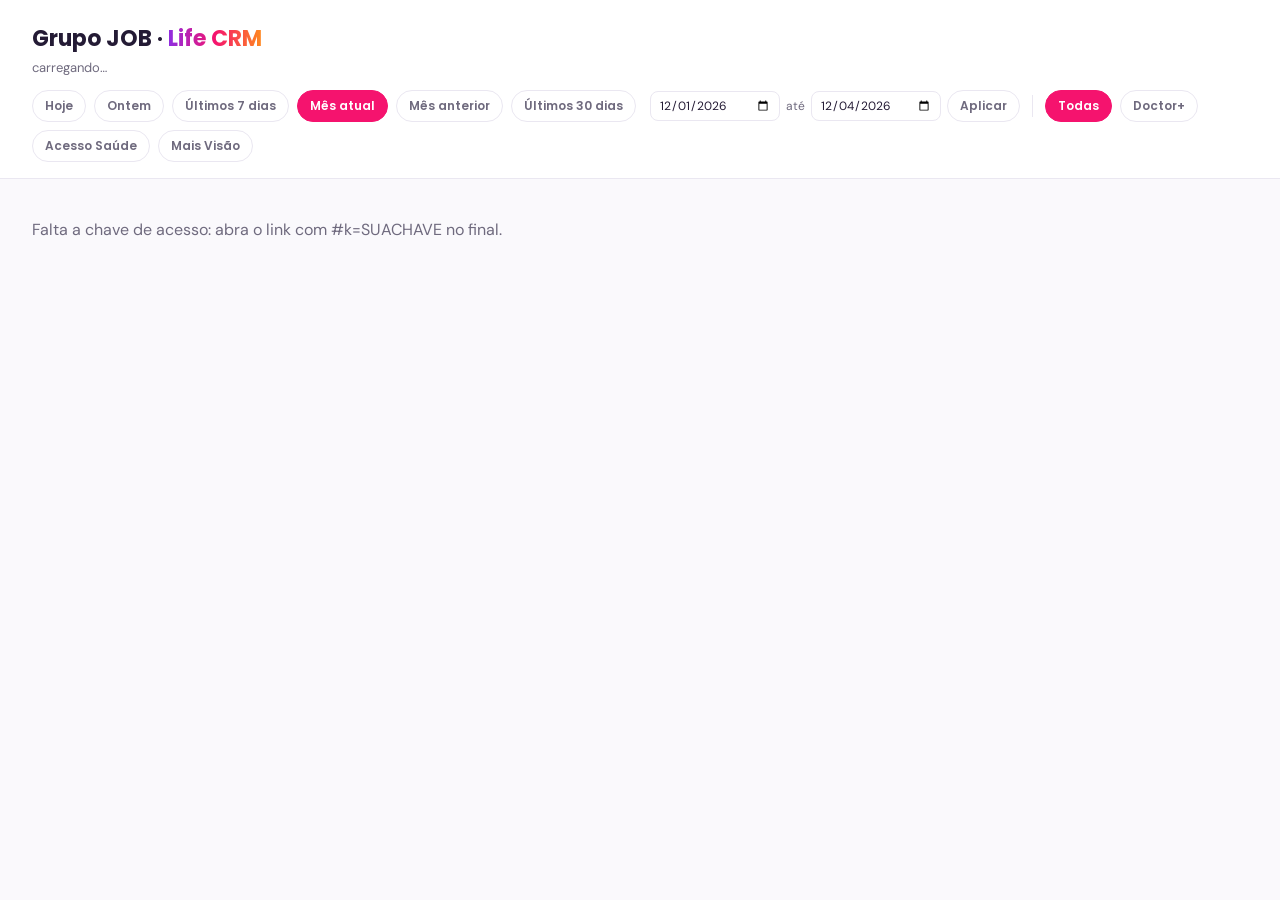
<file: crm.html>
<!doctype html>
<html lang="pt-BR"><head>
<meta charset="utf-8"><meta name="viewport" content="width=device-width,initial-scale=1">
<meta name="robots" content="noindex,nofollow">
<title>Grupo JOB · Life CRM</title>
<link href="https://fonts.googleapis.com/css2?family=Poppins:wght@500;600;700&family=DM+Sans:wght@400;500;700&display=swap" rel="stylesheet">
<style>
:root{--rosa:#F5136E;--tinta:#241b35;--cinza:#6f6a7e;--fundo:#faf9fc;--borda:#eae7f1}
*{box-sizing:border-box}body{margin:0;background:var(--fundo);color:var(--tinta);font-family:'DM Sans',sans-serif}
header{padding:22px 32px 16px;border-bottom:1px solid var(--borda);background:#fff}
h1{font-family:Poppins,sans-serif;font-size:22px;margin:0}
h1 span{background:linear-gradient(90deg,#8E2DE2,#F5136E,#FF8A1E);-webkit-background-clip:text;background-clip:text;color:transparent}
.sub{color:var(--cinza);font-size:13px;margin-top:4px}
.filtros{display:flex;flex-wrap:wrap;gap:8px;align-items:center;margin-top:14px}
.chipbtn{font-family:Poppins,sans-serif;font-size:12px;font-weight:600;border:1px solid var(--borda);background:#fff;color:var(--cinza);border-radius:999px;padding:6px 12px;cursor:pointer}
.chipbtn.on{background:var(--rosa);border-color:var(--rosa);color:#fff}
.datas{display:flex;gap:6px;align-items:center;font-size:12px;color:var(--cinza);margin-left:6px}
.datas input{font-family:'DM Sans',sans-serif;font-size:12px;border:1px solid var(--borda);border-radius:8px;padding:5px 8px;color:var(--tinta)}
.sep{width:1px;height:22px;background:var(--borda);margin:0 4px}
main{max-width:1080px;margin:0 auto;padding:24px 32px 64px}
h2{font-family:Poppins,sans-serif;font-size:15px;margin:32px 0 12px}
h3{font-family:Poppins,sans-serif;font-size:13px;margin:22px 0 8px;display:flex;align-items:center;gap:8px}
.cards{display:grid;grid-template-columns:repeat(auto-fit,minmax(260px,1fr));gap:14px}
.card{background:#fff;border:1px solid var(--borda);border-radius:14px;padding:16px 18px}
.emp{font-family:Poppins,sans-serif;font-weight:600;font-size:13px}
.big{font-family:Poppins,sans-serif;font-size:26px;font-weight:700;margin-top:6px}
.card .sub{margin:0 0 8px}
.linha{font-size:13px;color:var(--cinza);margin-top:3px}
table{width:100%;border-collapse:collapse;background:#fff;border:1px solid var(--borda);border-radius:14px;overflow:hidden;font-size:13.5px}
th,td{padding:9px 12px;text-align:left;border-bottom:1px solid var(--borda);white-space:nowrap}
th{font-family:Poppins,sans-serif;font-size:12px;color:var(--cinza);font-weight:600;background:#fdfcfe}
tr:last-child td{border-bottom:none}.r{text-align:right}.b{font-weight:700}
.ok{color:#14B879;font-weight:700}.quase{color:#FF8A1E;font-weight:700}.ruim{color:#e03131;font-weight:700}
.avi{color:#b3aec4;font-style:italic;font-size:12px}
.dot{display:inline-block;width:8px;height:8px;border-radius:50%;margin-right:7px}
.bar{height:5px;border-radius:3px;margin-bottom:3px;opacity:.85}
.chips{display:flex;flex-wrap:wrap;gap:6px}
.chip{background:#fff;border:1px solid var(--borda);border-radius:999px;padding:4px 10px;font-size:11.5px;color:var(--cinza)}
.chipAtraso{border-color:#FF8A1E;color:#c76400;background:#fff7ee}
.parada{font-size:11px;color:#c76400;background:#fff7ee;border:1px solid #ffd9b0;border-radius:999px;padding:1px 7px;margin-left:6px;white-space:nowrap}
.quadro{font-size:11.5px;color:var(--cinza);border:1px solid var(--borda);border-radius:999px;padding:2px 9px;background:#fff}
.nota{color:var(--cinza);font-size:12px;margin-top:8px}
footer{color:var(--cinza);font-size:12px;margin-top:40px}
#estado{padding:40px 32px;color:var(--cinza)}
.serie{display:flex;align-items:flex-end;gap:2px;height:120px;background:#fff;border:1px solid var(--borda);border-radius:14px;padding:12px}
.serie .col{flex:1;display:flex;flex-direction:column;justify-content:flex-end;gap:1px;min-width:4px}
.serie .seg{width:100%;border-radius:2px 2px 0 0}
@media(max-width:720px){main,header{padding-left:16px;padding-right:16px}}
</style></head><body>
<header><h1>Grupo JOB · <span>Life CRM</span></h1>
<div class="sub" id="carimbo">carregando…</div>
<div class="filtros">
 <button class="chipbtn" data-p="hoje">Hoje</button>
 <button class="chipbtn" data-p="ontem">Ontem</button>
 <button class="chipbtn" data-p="7d">Últimos 7 dias</button>
 <button class="chipbtn on" data-p="mes">Mês atual</button>
 <button class="chipbtn" data-p="mes-1">Mês anterior</button>
 <button class="chipbtn" data-p="30d">Últimos 30 dias</button>
 <span class="datas"><input type="date" id="ini"> até <input type="date" id="fim"> <button class="chipbtn" id="aplicar">Aplicar</button></span>
 <span class="sep"></span>
 <button class="chipbtn on" data-e="">Todas</button>
 <button class="chipbtn" data-e="doctor">Doctor+</button>
 <button class="chipbtn" data-e="acesso">Acesso Saúde</button>
 <button class="chipbtn" data-e="otica">Mais Visão</button>
</div>
</header>
<div id="estado">Buscando o funil no hub…</div>
<main id="conteudo" style="display:none">
<h2>Cartões criados no período</h2>
<div class="cards" id="cards"></div>
<div class="nota"><b>Isto é uma coorte de criação, não movimento e não saldo.</b> Cada cartão é contado
no dia em que <b>nasceu</b>, na etapa em que está <b>hoje</b>. Cartão criado ontem ainda não teve tempo de
ser desqualificado, então as etapas finais sempre parecem vazias nos dias recentes — é maturação, não parada.
Conferido em 17/08: cartões criados de 09 a 13/08 têm 178 a 387 desqualificados por dia; os criados de 14 a 17/08
têm zero, enquanto o registro de movimento real acusava 382 desqualificações só no dia 17.
O movimento de verdade vive em <span class="m" style="font-family:monospace">helena_card_moves</span> e o hub ainda não o recebe.</div>
<h2>Cartões criados por dia</h2>
<div class="serie" id="serie"></div>
<h2>Etapas por quadro</h2>
<div id="funil"></div>
<h2>Frescor das fontes</h2>
<div class="chips" id="chips"></div>
<footer>Painel de leitura do hub Grupo JOB · acesso pela mesma chave do BI · atualiza sozinho a cada 5 minutos · o quadro em si vive no Life CRM.</footer>
</main>
<script>
var API='https://oqzbmdajkqexbpivkacv.supabase.co/functions/v1/bi-painel';
var CORES={acesso:'#F5136E',doctor:'#8E2DE2',otica:'#FF8A1E'};
var ROT={doctor:'Doctor+',acesso:'Acesso Saúde',otica:'Mais Visão (ótica)'};
var ORDEM=['doctor','acesso','otica'];
var brl=function(v){return (v==null?'—':Number(v).toLocaleString('pt-BR',{style:'currency',currency:'BRL',maximumFractionDigits:0}))};
var num=function(v){return Number(v||0).toLocaleString('pt-BR')};
var esc=function(s){return String(s==null?'':s).replace(/[&<>"']/g,function(c){return{'&':'&amp;','<':'&lt;','>':'&gt;','"':'&quot;',"'":'&#39;'}[c]})};
function iso(d){return d.getFullYear()+'-'+String(d.getMonth()+1).padStart(2,'0')+'-'+String(d.getDate()).padStart(2,'0')}
function br(s){var p=String(s).slice(0,10).split('-');return p[2]+'/'+p[1]+'/'+p[0]}
function hojeManaus(){var d=new Date(Date.now()-4*3600*1000);return new Date(d.getUTCFullYear(),d.getUTCMonth(),d.getUTCDate())}
function diasEntre(a,b){return Math.round((new Date(b+'T00:00:00')-new Date(a+'T00:00:00'))/86400000)}
var H=new URLSearchParams(location.hash.replace(/^#/,''));
var estado={k:H.get('k')||'',ini:H.get('ini')||'',fim:H.get('fim')||'',emp:H.get('e')||'',preset:H.get('p')||'mes'};
function periodoDe(p){
 var h=hojeManaus(),a,b;
 if(p==='hoje'){a=h;b=h}
 else if(p==='ontem'){a=new Date(h);a.setDate(a.getDate()-1);b=a}
 else if(p==='7d'){a=new Date(h);a.setDate(a.getDate()-6);b=h}
 else if(p==='30d'){a=new Date(h);a.setDate(a.getDate()-29);b=h}
 else if(p==='mes-1'){a=new Date(h.getFullYear(),h.getMonth()-1,1);b=new Date(h.getFullYear(),h.getMonth(),0)}
 else {a=new Date(h.getFullYear(),h.getMonth(),1);b=h}
 return [iso(a),iso(b)];
}
if(!estado.ini||!estado.fim){var pp=periodoDe(estado.preset);estado.ini=pp[0];estado.fim=pp[1];}
function salvaHash(){
 var q=new URLSearchParams();q.set('k',estado.k);q.set('ini',estado.ini);q.set('fim',estado.fim);
 if(estado.emp)q.set('e',estado.emp);if(estado.preset)q.set('p',estado.preset);
 history.replaceState(null,'','#'+q.toString());
}
function pintaFiltros(){
 document.querySelectorAll('[data-p]').forEach(function(b){b.classList.toggle('on',b.getAttribute('data-p')===estado.preset)});
 document.querySelectorAll('[data-e]').forEach(function(b){b.classList.toggle('on',b.getAttribute('data-e')===estado.emp)});
 document.getElementById('ini').value=estado.ini;document.getElementById('fim').value=estado.fim;
}
document.querySelectorAll('[data-p]').forEach(function(b){b.addEventListener('click',function(){estado.preset=b.getAttribute('data-p');var pp=periodoDe(estado.preset);estado.ini=pp[0];estado.fim=pp[1];pintaFiltros();salvaHash();carrega();})});
document.querySelectorAll('[data-e]').forEach(function(b){b.addEventListener('click',function(){estado.emp=b.getAttribute('data-e');pintaFiltros();salvaHash();pinta();})});
document.getElementById('aplicar').addEventListener('click',function(){var a=document.getElementById('ini').value,b=document.getElementById('fim').value;if(!a||!b)return;if(a>b){var t=a;a=b;b=t}estado.ini=a;estado.fim=b;estado.preset='';pintaFiltros();salvaHash();carrega();});
var timer=null,D=null;
function pinta(){
 if(!D)return;
 var F=D.funil||{},etapas=(F.etapas||[]),serie=(F.serie||[]);
 var filtro=function(x){return !estado.emp||x.empresa===estado.emp};
 var eta=etapas.filter(filtro),ser=serie.filter(filtro);
 // cards por empresa
 var por={};
 eta.forEach(function(e){
  var o=(por[e.empresa]=por[e.empresa]||{qtd:0,valor:0,pagoQ:0,pagoV:0});
  o.qtd+=Number(e.qtd||0);o.valor+=Number(e.valor||0);
  if(/^(pago|fechado\(ganho\))$/i.test(String(e.etapa||'').trim())){o.pagoQ+=Number(e.qtd||0);o.pagoV+=Number(e.valor||0)}
 });
 var emps=ORDEM.filter(function(e){return por[e]});
 document.getElementById('cards').innerHTML=emps.map(function(e){
  var o=por[e];
  return '<div class="card"><div class="emp" style="color:'+CORES[e]+'">'+ROT[e]+'</div>'
   +'<div class="big">'+num(o.qtd)+'</div><div class="sub">cartões criados no período</div>'
   +'<div class="linha">valor anotado nos cartões: '+brl(o.valor)+'</div>'
   +'<div class="linha">etapa Pago: '+num(o.pagoQ)+' · '+brl(o.pagoV)+'</div></div>';
 }).join('')||'<div class="avi">sem dados no período</div>';
 // série empilhada
 var dias={},max=1;
 ser.forEach(function(s){dias[s.dia]=dias[s.dia]||{};dias[s.dia][s.empresa]=(dias[s.dia][s.empresa]||0)+Number(s.qtd||0)});
 var ds=Object.keys(dias).sort();
 ds.forEach(function(k){var t=0;Object.keys(dias[k]).forEach(function(e){t+=dias[k][e]});if(t>max)max=t});
 document.getElementById('serie').innerHTML=ds.map(function(k){
  var tot=0;Object.keys(dias[k]).forEach(function(e){tot+=dias[k][e]});
  var segs=ORDEM.filter(function(e){return dias[k][e]}).map(function(e){
   return '<div class="seg" style="height:'+Math.max(1,Math.round(96*dias[k][e]/max))+'px;background:'+CORES[e]+'"></div>';
  }).join('');
  return '<div class="col" title="'+br(k)+' · '+num(tot)+' cartões criados">'+segs+'</div>';
 }).join('')||'<span class="avi">sem dados</span>';
 // etapas por empresa e quadro
 var grupos={};
 eta.forEach(function(e){
  var q=e.painel||'(quadro sem nome)';
  var g=(grupos[e.empresa]=grupos[e.empresa]||{});
  (g[q]=g[q]||[]).push(e);
 });
 var fim=D.periodo?D.periodo.fim:estado.fim;
 document.getElementById('funil').innerHTML=emps.map(function(e){
  var g=grupos[e]||{};
  return Object.keys(g).sort().map(function(q){
   var linhas=g[q].slice().sort(function(a,b){return Number(b.qtd||0)-Number(a.qtd||0)});
   var totQ=0,totV=0,mx=1;
   linhas.forEach(function(l){totQ+=Number(l.qtd||0);totV+=Number(l.valor||0);if(Number(l.qtd||0)>mx)mx=Number(l.qtd||0)});
   var corpo=linhas.map(function(l){
    var qtd=Number(l.qtd||0),val=Number(l.valor||0);
    var atraso=l.ultimo_dia?diasEntre(String(l.ultimo_dia).slice(0,10),fim):null;
    // etapa final vazia nos dias recentes e maturacao da coorte, nao parada: o cartao
    // recem-criado ainda nao chegou la. Marcar como "sem movimento" seria alarme falso.
    var marca=(atraso!=null&&atraso>=2)?'<span class="parada" title="nenhum cartão criado nos últimos '+atraso+' dias está nesta etapa hoje — costuma ser tempo de maturação, não parada">nenhum cartão recente aqui ('+atraso+' d)</span>':'';
    return '<tr><td>'+esc(l.etapa||'(sem etapa)')+marca+'</td>'
     +'<td class="r"><div class="bar" style="width:'+Math.max(3,Math.round(100*qtd/mx))+'%;background:'+CORES[e]+'"></div>'+num(qtd)+'</td>'
     +'<td class="r">'+(totQ>0?(Math.round(1000*qtd/totQ)/10)+'%':'—')+'</td>'
     +'<td class="r">'+brl(val)+'</td>'
     +'<td class="r">'+(qtd>0&&val>0?brl(val/qtd):'—')+'</td>'
     +'<td class="r">'+(l.ultimo_dia?br(l.ultimo_dia):'—')+'</td></tr>';
   }).join('');
   return '<h3><span class="dot" style="background:'+CORES[e]+'"></span>'+ROT[e]
    +' <span class="quadro">'+esc(q==='lifecrm'?'quadro único (o coletor ainda não separa)':q)+'</span></h3>'
    +'<div style="overflow-x:auto"><table><thead><tr><th>Etapa</th><th class="r">Cartões</th><th class="r">Fatia</th><th class="r">Valor</th><th class="r">Valor médio</th><th class="r">Criação mais recente</th></tr></thead><tbody>'
    +(corpo||'<tr><td colspan="6" class="avi">sem dados</td></tr>')
    +'</tbody></table></div>';
  }).join('');
 }).join('')||'<div class="avi">sem dados no período</div>';
 // frescor
 document.getElementById('chips').innerHTML=(F.frescor||[]).filter(filtro).map(function(f){
  var atraso=f.dado_max?diasEntre(String(f.dado_max).slice(0,10),fim):null;
  var carga=f.ultima_carga?new Date(f.ultima_carga).toLocaleString('pt-BR',{timeZone:'America/Manaus',dateStyle:'short',timeStyle:'short'}):'—';
  return '<span class="chip'+((atraso!=null&&atraso>=1)?' chipAtraso':'')+'">'+esc(f.fonte)+' · carga '+carga+' · dado até '+(f.dado_max?br(f.dado_max):'—')+'</span>';
 }).join('')||'<span class="avi">sem informação de frescor</span>';
}
function carrega(){
 if(!estado.k){document.getElementById('estado').textContent='Falta a chave de acesso: abra o link com #k=SUACHAVE no final.';return}
 document.getElementById('estado').style.display='block';
 document.getElementById('estado').textContent='Buscando o funil no hub…';
 var url=API+'?k='+encodeURIComponent(estado.k)+'&ini='+estado.ini+'&fim='+estado.fim+'&bloco=funil';
 fetch(url).then(function(r){if(!r.ok)throw new Error(r.status);return r.json()}).then(function(d){
  D=d;
  document.getElementById('estado').style.display='none';
  document.getElementById('conteudo').style.display='block';
  var ge=new Date(d.gerado_em);
  document.getElementById('carimbo').textContent='Período '+br(d.periodo.ini)+' a '+br(d.periodo.fim)
   +' · funil do Life CRM direto do hub, consulta feita em '
   +ge.toLocaleString('pt-BR',{timeZone:'America/Manaus',dateStyle:'short',timeStyle:'short'})+' (Manaus)';
  pinta();
 }).catch(function(e){
  document.getElementById('estado').style.display='block';
  // dizer só "confira a chave" não ajuda quem colou um endereço já encurtado:
  // sem ver que chegaram 3 caracteres, o erro parece revogação
  var dq=function(k){if(!k)return 'nenhuma chave veio no endereço';
    return k.length<12?('chegou uma chave de '+k.length+' caractere(s) — as desta casa têm 24 ou 64; endereço copiado com reticências no lugar da chave costuma dar nisso')
                      :('chegou uma chave de '+k.length+' caracteres, de "'+esc(k.slice(0,4))+'" a "'+esc(k.slice(-4))+'"')};
  document.getElementById('estado').textContent=(String(e).indexOf('401')>=0)?('Acesso negado — '+dq(estado.k)+'. Chave revogada e chave inexistente devolvem a mesma resposta, de propósito.'):'Não consegui buscar o funil agora ('+e+'). Tentando de novo em 1 minuto…';
  clearTimeout(timer);timer=setTimeout(carrega,60000);
 });
}
pintaFiltros();salvaHash();carrega();setInterval(carrega,300000);
</script></body></html>
</file>
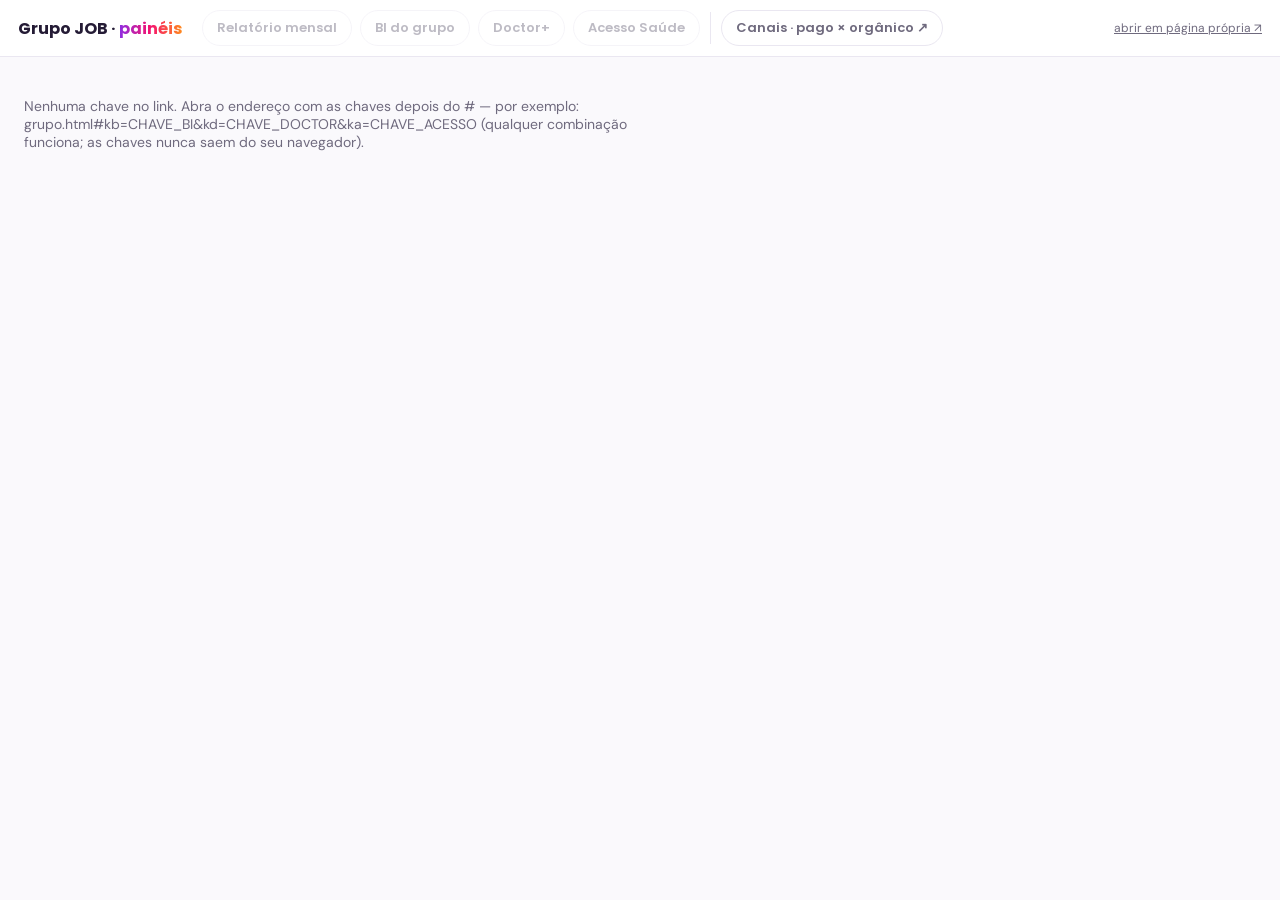
<file: grupo.html>
<!doctype html>
<html lang="pt-BR"><head>
<meta charset="utf-8"><meta name="viewport" content="width=device-width,initial-scale=1">
<meta name="robots" content="noindex,nofollow">
<title>Grupo JOB · Painéis</title>
<link href="https://fonts.googleapis.com/css2?family=Poppins:wght@500;600;700&family=DM+Sans:wght@400;500;700&display=swap" rel="stylesheet">
<style>
:root{--tinta:#241b35;--cinza:#6f6a7e;--borda:#eae7f1}
html,body{height:100%}
body{margin:0;font-family:'DM Sans',sans-serif;background:#faf9fc;color:var(--tinta);display:flex;flex-direction:column}
header{display:flex;align-items:center;gap:14px;padding:10px 18px;background:#fff;border-bottom:1px solid var(--borda);flex-wrap:wrap}
h1{font-family:Poppins,sans-serif;font-size:16px;margin:0 6px 0 0}
h1 span{background:linear-gradient(90deg,#8E2DE2,#F5136E,#FF8A1E);-webkit-background-clip:text;background-clip:text;color:transparent}
nav{display:flex;gap:8px;flex-wrap:wrap}
.aba{font-family:Poppins,sans-serif;font-size:13px;font-weight:600;border:1px solid var(--borda);background:#fff;color:var(--cinza);border-radius:999px;padding:7px 14px;cursor:pointer}
.aba.ativa{background:#F5136E;border-color:#F5136E;color:#fff}
.aba:disabled{opacity:.45;cursor:not-allowed}
.risco{width:1px;background:var(--borda);align-self:stretch;margin:2px 2px}
.dir{margin-left:auto;font-size:12px}
.dir a{color:var(--cinza)}
iframe{border:0;width:100%;flex:1;background:#faf9fc}
#aviso{padding:40px 24px;color:var(--cinza);font-size:14px;max-width:640px}
@media(max-width:640px){.dir{display:none}}
</style></head><body>
<header>
 <h1>Grupo JOB · <span>painéis</span></h1>
 <nav>
  <button class="aba" id="ab-mensal">Relatório mensal</button>
  <button class="aba" id="ab-bi">BI do grupo</button>
  <button class="aba" id="ab-doctor">Doctor+</button>
  <button class="aba" id="ab-acesso">Acesso Saúde</button>
  <div class="risco"></div>
  <button class="aba" id="ab-canais" title="Abre no portal de relatórios, com o login dele">Canais · pago × orgânico ↗</button>
 </nav>
 <div class="dir"><a id="cheia" href="#" target="_blank" rel="noopener">abrir em página própria ↗</a></div>
</header>
<div id="aviso" style="display:none"></div>
<iframe id="painel" title="Painel do Grupo JOB"></iframe>
<script>
var h=new URLSearchParams(location.hash.replace(/^#/,''));
var K={bi:h.get('kb')||'',doctor:h.get('kd')||'',acesso:h.get('ka')||''};
var ABAS=['mensal','bi','doctor','acesso','canais'];
/* Canais mudou para o portal de relatórios em 05/10/2026: lá usa o login do
   portal e o dado dos dois Life CRM, sem chave no link e sem o Controle de
   metas. Aqui a aba só abre o portal numa aba nova. */
var PORTAL_CANAIS='https://relatorio.arasys.software/#canais';
/* carimbo de hora na URL: fura o cache de 10 min do GitHub Pages — atualizacao
   publicada chega ao leitor do portal em no maximo uma hora, sem Ctrl+F5 */
function fresco(){ var d=new Date(); return '?r='+d.getFullYear()+(d.getMonth()+1)+d.getDate()+d.getHours(); }
function endereco(id){
  if(id==='canais'){
    var q=[];
    if(K.doctor) q.push('kd='+K.doctor);
    if(K.acesso) q.push('ka='+K.acesso);
    if(K.bi) q.push('kb='+K.bi); /* o quadro de equipes vem do hub */
    return 'canais.html'+fresco()+'#'+q.join('&');
  }
  /* o relatório mensal lê cada clínica no próprio CRM (API do Feegow) com a chave dela;
     a chave do BI só traz as metas cadastradas */
  if(id==='mensal'){
    var m=[]; if(K.bi) m.push('k='+K.bi); if(K.doctor) m.push('kd='+K.doctor); if(K.acesso) m.push('ka='+K.acesso);
    return 'mensal.html'+fresco()+'#'+m.join('&');
  }
  return {bi:'bi.html',doctor:'index.html',acesso:'acesso.html'}[id]+fresco()+'#k='+K[id];
}
function temChave(id){ return id==='canais' ? true : id==='mensal' ? !!(K.doctor||K.acesso) : !!K[id]; }
function abre(id){
  if(id==='canais'){ window.open(PORTAL_CANAIS,'_blank','noopener'); return; }
  if(!temChave(id))return;
  var url=endereco(id);
  document.getElementById('painel').src=url;
  document.getElementById('cheia').href=url;
  ABAS.forEach(function(x){
   document.getElementById('ab-'+x).classList.toggle('ativa',x===id);
  });
}
ABAS.forEach(function(x){
 var b=document.getElementById('ab-'+x);
 if(!temChave(x)){b.disabled=true;b.title='chave não incluída no link';}
 b.addEventListener('click',function(){abre(x)});
});
var inicial=ABAS.filter(function(x){return x!=='canais'&&temChave(x);})[0];
if(inicial){abre(inicial);}
else{
 document.getElementById('painel').style.display='none';
 var av=document.getElementById('aviso');
 av.style.display='block';
 av.textContent='Nenhuma chave no link. Abra o endereço com as chaves depois do # — por exemplo: grupo.html#kb=CHAVE_BI&kd=CHAVE_DOCTOR&ka=CHAVE_ACESSO (qualquer combinação funciona; as chaves nunca saem do seu navegador).';
}
</script></body></html>
</file>
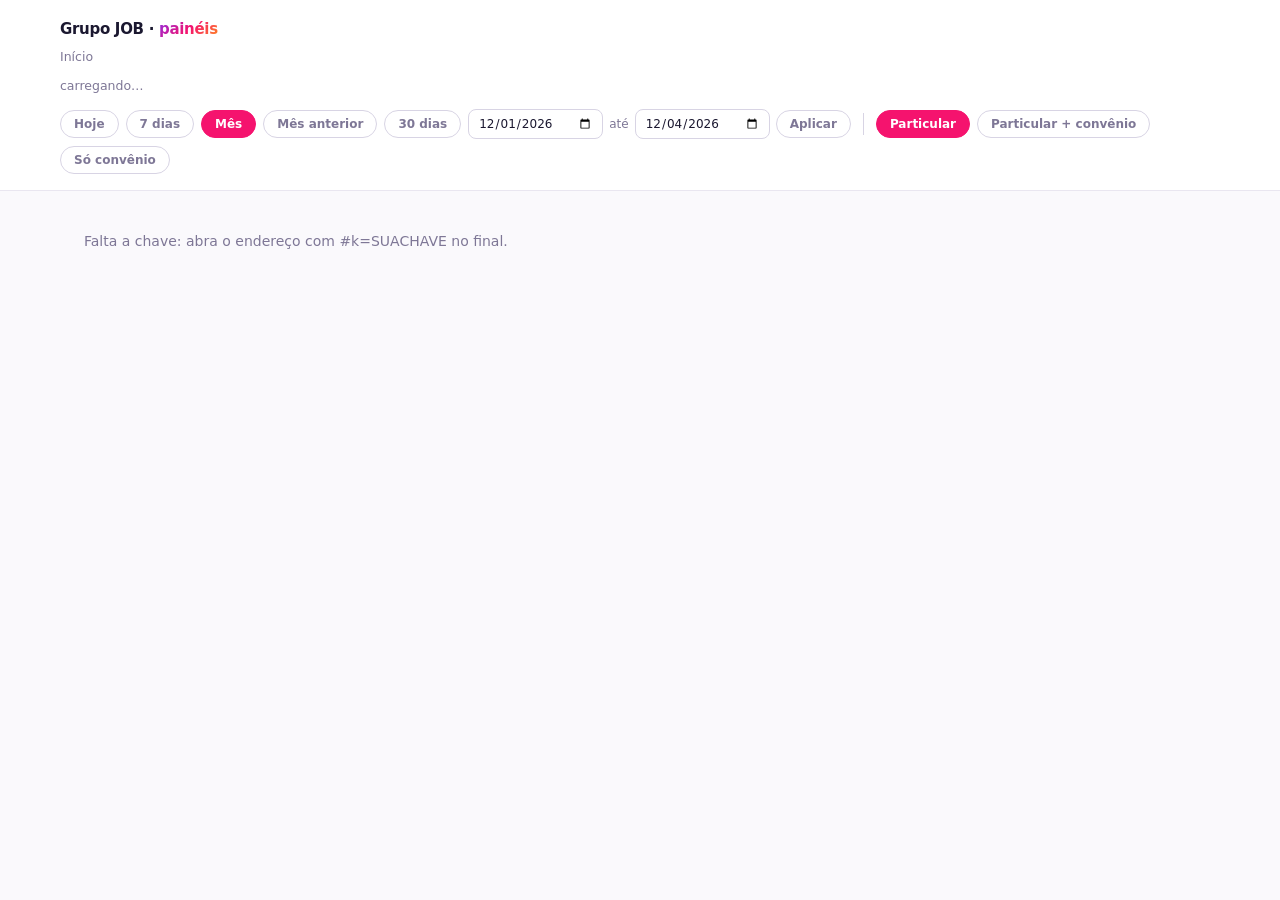
<file: inicio.html>
<!doctype html>
<html lang="pt-BR"><head>
<meta charset="utf-8"><meta name="viewport" content="width=device-width,initial-scale=1">
<meta name="robots" content="noindex,nofollow">
<title>Grupo JOB · Início</title>
<link rel="stylesheet" href="comum.css?v=5">
</head><body>

<header class="topo"><div class="topo-in">
  <div class="marca">Grupo JOB · <em>painéis</em></div>
  <div class="rastro"><span>Início</span></div>
  <div class="estado-barra" id="carimbo">carregando…</div>
  <div class="filtros" id="filtros"></div>
</div></header>

<noscript><div id="estado">Esta página monta os números no seu navegador. Sem JavaScript ela não tem o que mostrar.</div></noscript>
<div id="estado">Buscando os sinais no hub…</div>

<main id="conteudo" hidden>
  <div id="confianca"></div>

  <h2>Seis sinais</h2>
  <p class="sub">A variação vem em corpo grande e o valor absoluto em corpo pequeno, de propósito:
     nenhum absoluto desta casa é interpretável sem saber a régua, mas a variação contra o
     <b>mesmo motor de cálculo</b> é honesta mesmo quando a régua é estranha.</p>
  <div class="ladrilhos" id="ladrilhos"></div>

  <h2>Onde cada fonte está</h2>
  <p class="sub">Duas colunas de frescor, não uma. <b>Última carga</b> diz se o robô rodou;
     <b>dado até</b> diz se o dado andou. Fonte verde na primeira e parada na segunda é o
     caso que o painel antigo não sabia distinguir.</p>
  <div id="fontes"></div>

  <h2>Quando a definição mudou</h2>
  <p class="sub">Toda comparação que atravessa uma destas datas sai como “não sei” em vez de
     publicar um delta entre dois motores diferentes.</p>
  <div id="trocas"></div>
</main>

<footer class="rodape" id="rodape"></footer>

<script src="comum.js?v=5"></script>
<script>
(function(){
var J = window.JOB, E = J.leEstado();
J.ligaNavegacao();

var el = function(id){ return document.getElementById(id); };
var LIMITE_ATRASO = 3; // dias de defasagem a partir dos quais o ladrilho vira "não sei"

/* "não sei" sobre a VARIAÇÃO é diferente de "não sei" sobre o número.
   Quando o absoluto é conhecido e só falta a base de comparação, dizer "não sei"
   sugeriria que o número também é duvidoso — e não é. */
function seta(d, invertida){
  if (d.tipo === 'nsei') return { cls:'nsei', txt:'◌ sem comparação', palavra: d.motivo };
  if (d.tipo === 'estavel') return { cls:'estavel', txt:'● estável', palavra:'variação abaixo de 1%' };
  var sobe = d.tipo === 'sobe';
  var bom = invertida ? !sobe : sobe;
  return {
    cls: bom ? 'sobe' : 'cai',
    txt: (sobe ? '▲ +' : '▼ ') + J.pct(d.v),
    palavra: invertida ? (sobe ? 'ficou mais caro' : 'ficou mais barato') : (sobe ? 'subiu' : 'caiu')
  };
}

function ladrilho(o){
  var s = o.nsei ? { cls:'nsei', txt:'◌ não sei', palavra:o.nsei } : seta(o.delta, o.invertida);
  return '<button class="ladrilho' + (o.nsei ? ' cego' : '') + '" data-para="' + (o.para||'#') + '"' +
    (o.titulo ? ' title="' + J.esc(o.titulo) + '"' : '') + '>' +
    '<span class="nome">' + J.esc(o.nome) + '</span>' +
    '<span class="delta ' + s.cls + '">' + s.txt + '</span>' +
    '<span class="palavra">' + J.esc(s.palavra || '') + '</span>' +
    (o.nsei ? '' :
      '<span class="abs">' + o.abs + '</span>' +
      '<span class="antes">antes: ' + o.antes + '</span>') +
    '</button>';
}

function carrega(){
  el('estado').hidden = false;
  el('estado').textContent = 'Buscando os sinais no hub…';
  if (!E.k) { el('estado').textContent = 'Falta a chave: abra o endereço com #k=SUACHAVE no final.'; return; }

  J.busca({ k:E.k, ini:E.ini, fim:E.fim, doc:E.doc, bloco:'resumo' }, function(d){
    el('estado').hidden = true;
    el('conteudo').hidden = false;

    var A = d.atual, C = d.comp || {}, S = d.saude || {};
    var trocas = A.trocas_no_periodo || [];
    var rotDoc = { sem_doc:'particular (sem Hapvida)', com_doc:'particular + convênio', so_doc:'só convênio' }[d.periodo.doc];
    var ge = new Date(d.gerado_em);

    el('carimbo').innerHTML =
      '<b>' + J.br(d.periodo.ini) + ' a ' + J.br(d.periodo.fim) + '</b> · ' + J.esc(rotDoc) +
      ' · comparando com ' + J.br(d.anterior.ini) + ' a ' + J.br(d.anterior.fim) +
      ' · consultado ' + ge.toLocaleString('pt-BR',{timeZone:'America/Manaus',dateStyle:'short',timeStyle:'short'}) + ' (Manaus)';

    /* ---------- ladrilhos ---------- */
    var fim = d.periodo.fim;
    var atrasoDe = function(ultimo){ return ultimo ? J.diasEntre(String(ultimo).slice(0,10), fim) : null; };
    var L = [];

    // dinheiro — caixa Feegow e a regua oficial; a planilha responde pelos recortes DOC
    var din = A.dinheiro || {}, dinC = (C.dinheiro || {});
    var cxA = A.caixa || {}, cxC = (C.caixa || {});
    var usaCaixa = d.periodo.doc === 'sem_doc' && Number(cxA.dias_com_dado || 0) > 0;
    if (usaCaixa) { din = { metrica:'recebido_caixa', valor:cxA.valor, dias_com_dado:cxA.dias_com_dado,
        primeiro_dia:cxA.primeiro_dia, ultimo_dia:cxA.ultimo_dia };
      dinC = { valor:cxC.valor }; }
    var atrDin = atrasoDe(din.ultimo_dia);
    var reguaDin = usaCaixa ? 'caixa.oficial'
      : { sem_doc:'caixa.hub.semdoc', com_doc:'caixa.hub.total', so_doc:'caixa.hub.sodoc' }[d.periodo.doc];
    if (!din.dias_com_dado) {
      L.push(ladrilho({ nome:'Dinheiro', nsei:'a régua ' + din.metrica + ' não existia neste período', para:'#' }));
    } else if (atrDin != null && atrDin >= LIMITE_ATRASO) {
      L.push(ladrilho({ nome:'Dinheiro', nsei:'fonte parada em ' + J.br(din.ultimo_dia) + ' (' + atrDin + ' dias)' }));
    } else {
      L.push(ladrilho({
        nome: usaCaixa ? 'Dinheiro (caixa)' : 'Dinheiro (planilha)', delta:J.delta(din.valor, dinC.valor, trocas),
        abs:J.renderNum(J.brl(din.valor), reguaDin),
        antes:J.brl(dinC.valor),
        titulo: atrDin > 0 ? 'cobertura até ' + J.br(din.ultimo_dia) + ': faltam ' + atrDin + ' dia(s) do período' : ''
      }));
    }

    // agenda — comparecimento
    var ag = A.agenda || {}, agC = C.agenda || {};
    var comp = function(x){ var b = Number(x.atendidos||0) + Number(x.faltas||0);
                            return b > 0 ? 100 * Number(x.atendidos||0) / b : null; };
    var cA = comp(ag), cB = comp(agC), atrAg = atrasoDe(ag.ultimo_dia);
    if (cA == null || (atrAg != null && atrAg >= LIMITE_ATRASO)) {
      L.push(ladrilho({ nome:'Agenda', nsei: cA == null ? 'sem agendamento com desfecho' :
        'fonte parada em ' + J.br(ag.ultimo_dia) }));
    } else {
      var dpp = (cB == null) ? { tipo:'nsei', motivo:'período anterior sem base' }
        : (Math.abs(cA - cB) < 0.5 ? { tipo:'estavel' }
          : { tipo: cA > cB ? 'sobe' : 'cai', v: cA - cB });
      var s2 = seta(dpp, false);
      if (dpp.tipo === 'sobe' || dpp.tipo === 'cai') s2.txt = (dpp.v > 0 ? '▲ +' : '▼ ') + J.pct(dpp.v) + ' p.p.';
      L.push('<button class="ladrilho" data-para="#">' +
        '<span class="nome">Agenda</span>' +
        '<span class="delta ' + s2.cls + '">' + s2.txt + '</span>' +
        '<span class="palavra">' + J.esc(s2.palavra || '') + '</span>' +
        '<span class="abs">' + J.renderNum(J.pct(cA) + ' compareceu', 'agenda.comparecimento') + '</span>' +
        '<span class="antes">antes: ' + J.pct(cB) + '</span></button>');
    }

    // mídia — custo por conversa, seta invertida
    var m = A.midia || {}, mC = C.midia || {};
    var cpc = function(x){ return Number(x.conv||0) > 0 ? Number(x.inv||0) / Number(x.conv) : null; };
    var mA = cpc(m), mB = cpc(mC);
    if (mA == null) L.push(ladrilho({ nome:'Mídia', nsei:'sem conversa no período' }));
    else L.push(ladrilho({
      nome:'Mídia', invertida:true, delta:J.delta(mA, mB, trocas),
      abs:J.renderNum(J.brl(mA, 2) + '/conversa', 'midia.custo_conversa'),
      antes:J.brl(mB, 2)
    }));

    /* Funil — NÃO se aplica aqui o invariante 4. A fonte conta cartões pela data de
       CRIAÇÃO, na etapa em que estão hoje: cartão criado ontem ainda não teve tempo de
       ser desqualificado, então as etapas finais sempre parecem paradas nos dias
       recentes. Tratar isso como fonte morta produz alarme falso todo dia. */
    var fu = A.funil || {}, fuC = C.funil || {};
    L.push(ladrilho({ nome:'Funil', delta:J.delta(fu.qtd, fuC.qtd, trocas),
      abs:J.renderNum(J.num(fu.qtd) + ' cartões criados', 'funil.coorte'),
      antes:J.num(fuC.qtd),
      titulo:'Contagem por data de criação do cartão. Para movimento de verdade, o registro é helena_card_moves, que o hub ainda não recebe.' }));

    // disparos — a régua ainda não foi resolvida contra o gerador
    L.push(ladrilho({ nome:'Disparos',
      nsei:'a régua não foi resolvida: API (16.718) ou qualquer template (30.300)' }));

    // opinião — piso amostral
    var n = A.nps || {}, nC = C.nps || {};
    var nps = function(x){ return Number(x.r||0) > 0
      ? 100 * (Number(x.p||0) - Number(x.d||0)) / Number(x.r) : null; };
    var nA = nps(n), nB = nps(nC);
    if (Number(n.r||0) < 30) {
      L.push(ladrilho({ nome:'Opinião',
        nsei:'base fraca: ' + J.num(n.r) + ' respostas, cada uma move o índice ' +
             (Number(n.r||0) ? J.pct(200/Number(n.r)) : '—') }));
    } else {
      var dnp = (nB == null) ? { tipo:'nsei', motivo:'período anterior sem base' }
        : (Math.abs(nA - nB) < 1 ? { tipo:'estavel' }
          : { tipo: nA > nB ? 'sobe' : 'cai', v: nA - nB });
      var s3 = seta(dnp, false);
      if (dnp.tipo === 'sobe' || dnp.tipo === 'cai') s3.txt = (dnp.v > 0 ? '▲ +' : '▼ ') + J.pct(dnp.v) + ' pt';
      L.push('<button class="ladrilho" data-para="#">' +
        '<span class="nome">Opinião</span>' +
        '<span class="delta ' + s3.cls + '">' + s3.txt + '</span>' +
        '<span class="palavra">' + J.esc(s3.palavra || '') + '</span>' +
        '<span class="abs">' + J.renderNum('NPS ' + Math.round(nA) + ' · ' + J.num(n.r) + ' respostas', 'nps.indice') + '</span>' +
        '<span class="antes">antes: ' + (nB == null ? '—' : Math.round(nB)) + '</span></button>');
    }
    el('ladrilhos').innerHTML = L.join('');

    /* ---------- aviso de confiança: só existe quando algo parou ---------- */
    var paradas = (S.fontes || []).filter(function(f){ return f.dias_atraso != null && f.dias_atraso > 0; });
    var itens = [];
    var BL = S.briefing_lote || {};
    if (BL.veredito && BL.veredito !== 'ok') {
      paradas.push(BL); // pinta o aviso como grave
      itens.push('<b>importação da planilha</b> — ' + (BL.veredito === 'nunca importou'
        ? 'nenhum lote já foi importado.'
        : 'último lote há ' + Math.round(Number(BL.horas_sem_lote || 0)) + ' horas. As réguas de planilha estão congeladas nesse ponto — foi exatamente assim que agosto ficou 17 dias sem entrar, em silêncio.'));
    }
    paradas.forEach(function(f){
      itens.push('<b>' + J.esc(f.fonte) + '</b> — dado até ' + J.br(f.dado_max) + ', ' + f.dias_atraso +
        ' dias atrás. Veredito: <b>' + J.esc(f.veredito) + '</b>.');
    });
    /* etapa do funil "sem dado há N dias" NÃO entra aqui: a fonte data o cartão pela
       criação, então etapa final vazia nos dias recentes é maturação, não parada. */
    if (din.dias_com_dado != null && A.periodo && din.dias_com_dado < A.periodo.dias) {
      itens.push('<b>dinheiro</b> — ' + din.dias_com_dado + ' de ' + A.periodo.dias +
        ' dias do período têm dado. O valor é o que entrou até ' + J.br(din.ultimo_dia) + '.');
    }
    // fontes mudas: pipeline carregando mas sem dado novo daquela sub-fonte além da cadência esperada
    var mudas = (S.silencio || []).filter(function(s){ return s.mudo; });
    if (mudas.length) {
      itens.push('<b>🔇 ' + mudas.length + ' fonte(s) muda(s)</b> — ' +
        mudas.map(function(s){ return J.esc(s.fonte) + ' (' + s.dias_sem_dado + ' dias)'; }).join(', ') + '.');
    }
    var grave = paradas.length > 0 || mudas.length > 0;
    el('confianca').innerHTML = itens.length
      ? '<div class="aviso' + (grave ? ' grave' : '') + '"><span class="ttl">O que não dá para afirmar hoje</span><ul><li>' +
        itens.join('</li><li>') + '</li></ul></div>'
      : '<div class="aviso calmo"><span class="ttl">Confiança</span><p>Nenhuma fonte atrasada e nenhuma etapa parada no período. Os seis sinais acima estão apoiados em dado completo.</p></div>';

    /* ---------- tabela de fontes ---------- */
    el('fontes').innerHTML = J.tabela(
      [{rot:'Fonte'},{rot:'Última carga'},{rot:'Dado até'},{rot:'Atraso',r:true},{rot:'Veredito'}],
      (S.fontes || []).map(function(f){
        var selo = f.veredito === 'dado andou' ? 'ok'
          : (f.veredito === 'robo rodou e o dado nao andou' ? 'atraso' : 'morto');
        return [
          J.esc(f.fonte),
          f.ultima_carga ? new Date(f.ultima_carga).toLocaleString('pt-BR',{timeZone:'America/Manaus',dateStyle:'short',timeStyle:'short'}) : '—',
          f.dado_max ? J.br(f.dado_max) : '<span class="nsei-sel">sem marca</span>',
          f.dias_atraso == null ? '—' : '<span class="num">' + f.dias_atraso + ' d</span>',
          '<span class="selo ' + selo + '">' + J.esc(f.veredito) + '</span>'
        ];
      }));

    /* ---------- trocas de régua ---------- */
    el('trocas').innerHTML = J.tabela(
      [{rot:'Métrica'},{rot:'Muda em'},{rot:'Antes era'},{rot:'Depois virou'},{rot:'Como se sabe'}],
      (S.trocas || []).map(function(t){
        return ['<b>' + J.esc(t.metrica) + '</b>', J.br(t.muda_em),
                J.esc(t.antes), J.esc(t.depois), J.esc(t.observacao || '')];
      }));

    el('rodape').innerHTML = 'Painel de leitura do hub Grupo JOB · acesso por chave revogável, que nunca sai do seu navegador · ' +
      'atualiza sozinho a cada 5 minutos · ladrilho vira <span class="nsei-sel">não sei</span> quando a fonte está parada há ' +
      LIMITE_ATRASO + ' dias ou mais, ou quando a comparação atravessaria uma troca de régua.';

    J.repete(carrega, 300000);
  }, function(e){
    el('estado').hidden = false;
    el('conteudo').hidden = true;
    el('estado').innerHTML = J.explicaFalha(e, E.k);
    J.tentaDeNovo(carrega, 60000);
  });
}

J.pintaFiltros(el('filtros'), carrega);
J.gravaEstado({});
carrega();
})();
</script>
</body></html>
</file>
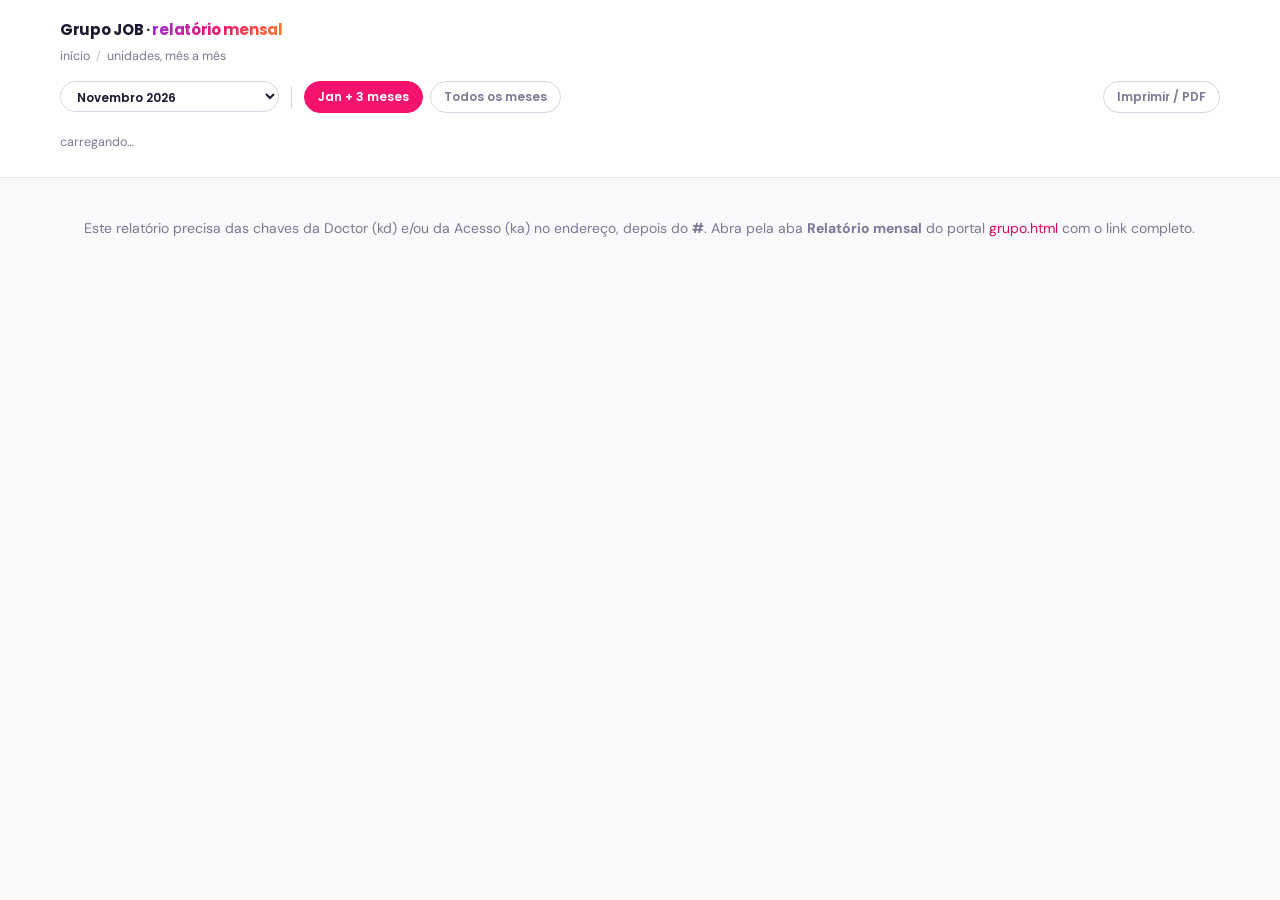
<file: mensal.html>
<!doctype html>
<html lang="pt-BR"><head>
<meta charset="utf-8"><meta name="viewport" content="width=device-width,initial-scale=1">
<meta name="robots" content="noindex,nofollow">
<title>Grupo JOB · Relatório mensal</title>
<link href="https://fonts.googleapis.com/css2?family=Poppins:wght@500;600;700&family=DM+Sans:wght@400;500;700&family=DM+Mono&display=swap" rel="stylesheet">
<link rel="stylesheet" href="comum.css?v=5">
<style>
/* só o que o comum.css não tem: matriz densa, barra de meta e impressão */
.unis{display:flex;flex-wrap:wrap;gap:7px;align-items:center;margin-top:10px}
select.mes{font-family:var(--display);font-size:12px;font-weight:600;border:1px solid var(--rule-2);border-radius:999px;
  padding:6px 12px;background:var(--surface);color:var(--ink);height:31px}
.capa{display:flex;flex-wrap:wrap;align-items:baseline;gap:6px 14px;margin:4px 0 18px}
.capa h1{font-size:26px}
.capa .onde{color:var(--ink-3);font-size:13px}
.matriz td,.matriz th{white-space:nowrap;padding:8px 10px;font-variant-numeric:tabular-nums}
.matriz td.r,.matriz th.r{text-align:right}
.matriz th.sem{background:var(--surface-3)}
.matriz td.sem{background:color-mix(in srgb,var(--surface-2) 55%,transparent)}
.matriz td.tot,.matriz th.tot{border-left:2px solid var(--rule-2)}
.matriz tr.soma td{font-weight:700;color:var(--ink);background:var(--surface-2)}
.matriz tr.grupo td{font-family:var(--display);font-size:11px;letter-spacing:.09em;text-transform:uppercase;
  color:var(--ink-3);background:var(--surface);font-weight:600;padding-top:14px}
.matriz td.nome{white-space:normal;min-width:11em}
.matriz .vazio{color:var(--rule-2)}
.pos{color:var(--ok)} .neg{color:var(--bad)}
.meta-bar{height:12px;border-radius:999px;background:var(--surface-3);overflow:hidden;margin:10px 0 6px;position:relative}
.meta-bar i{display:block;height:100%;background:var(--grad-brand);border-radius:999px}
.meta-bar b{position:absolute;top:-3px;bottom:-3px;width:2px;background:var(--ink)}
.duas{display:grid;grid-template-columns:repeat(auto-fit,minmax(320px,1fr));gap:14px}
.cartao{background:var(--surface);border:1px solid var(--rule);border-radius:14px;padding:16px 18px;box-shadow:var(--shadow-xs)}
.cartao .nome{font-family:var(--display);font-size:12px;font-weight:600;color:var(--ink-3);letter-spacing:.06em;text-transform:uppercase}
.cartao .grande{font-family:var(--display);font-size:26px;font-weight:700;color:var(--ink);letter-spacing:-.02em;font-variant-numeric:tabular-nums}
.cartao .linha{font-size:13px;color:var(--ink-2);font-variant-numeric:tabular-nums;margin-top:2px}
details.mais{margin-top:10px}
details.mais summary{cursor:pointer;font-size:12.5px;color:var(--accent);font-weight:600}
.acoes{margin-left:auto;display:flex;gap:7px}
.sec{break-inside:avoid;page-break-inside:avoid}
.lado{display:flex;gap:6px;flex-wrap:wrap;margin:0 0 10px}
@media(max-width:719px){.acoes{margin-left:0}.capa h1{font-size:21px}
  /* matriz de meses não vira cartão: rola de lado, com a primeira coluna presa */
  .tabela-wrap:has(.matriz){overflow-x:auto;border:1px solid var(--rule);background:var(--surface);border-radius:14px;box-shadow:var(--shadow-xs)}
  table.matriz{display:table;width:100%} .matriz thead{display:table-header-group} .matriz tbody{display:table-row-group;width:auto}
  .matriz tbody tr{display:table-row;background:none;border:0;border-radius:0;padding:0;margin:0;box-shadow:none}
  .matriz tbody td{display:table-cell;width:auto;border-bottom:1px solid var(--rule);padding:6px 8px}
  .matriz tbody td::before{content:none}
  .matriz thead tr{display:table-row} .matriz thead th{display:table-cell}
  .matriz td.r,.matriz th.r{text-align:right}
  .matriz td:first-child,.matriz th:first-child{position:sticky;left:0;background:var(--surface);z-index:1;width:9.5em;min-width:9.5em;max-width:9.5em;white-space:normal}
  .matriz{table-layout:auto;width:max-content;min-width:100%}
  .matriz tr.soma td:first-child{background:var(--surface-2)}
}
@media print{
  @page{size:A4 landscape;margin:10mm}
  body{background:#fff;font-size:11px}
  .topo .filtros,.unis,.acoes,details.mais summary,#aviso-frescor .so-tela{display:none!important}
  .topo{border:0;padding:0 0 6px}
  main{padding:0;max-width:none}
  h2{margin-top:18px}
  .sec{break-inside:avoid}
  .pagina{break-before:page}
  .tabela-wrap{box-shadow:none;overflow:visible}
  .matriz td,.matriz th{padding:4px 6px;font-size:10px}
  details.mais{display:block} details.mais>*{display:block}
}
</style></head><body>
<div class="topo"><div class="topo-in">
 <div class="marca">Grupo JOB · <em>relatório mensal</em></div>
 <div class="rastro"><a href="#" data-para="inicio.html">início</a><span class="sep">/</span><span>unidades, mês a mês</span></div>
 <div class="filtros">
  <select class="mes" id="f-mes" aria-label="Mês do relatório"></select>
  <span class="divisor"></span>
  <button class="pill" data-cols="deck" title="Janeiro e os três últimos meses, como no deck">Jan + 3 meses</button>
  <button class="pill" data-cols="todos">Todos os meses</button>
  <div class="acoes"><button class="pill" id="imprimir" title="Salvar como PDF pelo navegador">Imprimir / PDF</button></div>
 </div>
 <div class="unis" id="f-uni"></div>
 <div class="estado-barra" id="carimbo">carregando…</div>
 <div class="unis" id="atualizacao"></div>
</div></div>
<div id="estado">Buscando o relatório…</div>
<main id="conteudo" style="display:none"></main>
<div class="rodape" id="rodape"></div>
<script src="comum.js?v=5"></script>
<script>
(function(){
'use strict';
var J = window.JOB, esc = J.esc, num = J.num;
var brl0 = function(v){ return v==null ? '—' : J.brl(v,0); };
var brl2 = function(v){ return v==null ? '—' : Number(v).toLocaleString('pt-BR',{style:'currency',currency:'BRL',minimumFractionDigits:2,maximumFractionDigits:2}); };
var pct1 = function(v){ return v==null||!isFinite(v) ? '—' : J.pct(v,1); };
var MESES = ['jan','fev','mar','abr','mai','jun','jul','ago','set','out','nov','dez'];
var MESES_L = ['Janeiro','Fevereiro','Março','Abril','Maio','Junho','Julho','Agosto','Setembro','Outubro','Novembro','Dezembro'];
function rotMes(b){ var p=b.split('-'); return MESES[+p[1]-1]+'/'+p[0].slice(2); }
function rotMesL(b){ var p=b.split('-'); return MESES_L[+p[1]-1]+' '+p[0]; }
function menosMeses(b,n){ var p=b.split('-'), d=new Date(+p[0], +p[1]-1-n, 1); return d.getFullYear()+'-'+String(d.getMonth()+1).padStart(2,'0'); }
function ddmm(s){ var p=String(s).slice(0,10).split('-'); return p[2]+'/'+p[1]; }

/* ---------- estado no fragmento ---------- */
var hojeM = J.iso(J.hojeManaus()).slice(0,7);
var h = new URLSearchParams(location.hash.replace(/^#/,''));
var E = { k: h.get('k')||'', kd: h.get('kd')||'', ka: h.get('ka')||'', mes: h.get('mes')||'', u: h.get('u')||'grupo', cols: h.get('cols')||'deck' };
if(!/^\d{4}-\d{2}$/.test(E.mes)){ // padrão: mês fechado anterior; nos 5 primeiros dias o anterior ainda está fechando
  E.mes = menosMeses(hojeM, 1);
}
function grava(){ var q=new URLSearchParams(); Object.keys(E).forEach(function(c){ if(E[c]) q.set(c,E[c]); }); history.replaceState(null,'','#'+q.toString()); }
document.addEventListener('click', function(ev){
  var a = ev.target.closest && ev.target.closest('a[data-para]'); if(!a) return;
  a.setAttribute('href', a.dataset.para + '#k=' + encodeURIComponent(E.k));  /* início e régua usam só a chave do BI */
}, true);

/* ---------- filtros ---------- */
var sel = document.getElementById('f-mes');
for(var b = hojeM; b >= '2025-10'; b = menosMeses(b,1)){
  var o = document.createElement('option'); o.value=b; o.textContent = rotMesL(b) + (b===hojeM?' (em curso)':''); sel.appendChild(o);
}
sel.value = E.mes;
sel.addEventListener('change', function(){ E.mes = sel.value; grava(); carrega(); });
document.querySelectorAll('[data-cols]').forEach(function(bt){
  bt.classList.toggle('on', bt.dataset.cols===E.cols);
  bt.addEventListener('click', function(){ E.cols = bt.dataset.cols; grava();
    document.querySelectorAll('[data-cols]').forEach(function(x){ x.classList.toggle('on', x.dataset.cols===E.cols); }); pinta(); });
});
document.getElementById('imprimir').addEventListener('click', function(){ window.print(); });

var D = null;   // payload do mês
var UNIS = [];  // [{id:'acesso|20', ...}]
function pintaUnis(){
  var el = document.getElementById('f-uni');
  var itens = [['grupo','Grupo (consolidado)']].concat(UNIS.map(function(u){ return [u.id, u.nome.replace('Unidade ','') + ' · ' + u.deck.replace(/ \(.*\)/,'')]; }))
    .concat([['comercial','Comercial · call centers']]);
  el.innerHTML = itens.map(function(i){ return '<button class="pill'+(E.u===i[0]?' on':'')+'" data-u="'+esc(i[0])+'">'+esc(i[1])+'</button>'; }).join('');
  el.querySelectorAll('[data-u]').forEach(function(bt){ bt.addEventListener('click', function(){ E.u = bt.dataset.u; grava(); pintaUnis(); pinta(); window.scrollTo(0,0); }); });
}

/* ---------- busca: cada CRM responde pelas próprias unidades, direto do espelho da API ---------- */
var FONTES = {
  acesso: { url: 'https://dfvmuqxjdcvwskrrdbfm.supabase.co/functions/v1/relatorio-mensal', chave: function(){ return E.ka; }, nome: 'Acesso Saúde' },
  doctor: { url: 'https://myiqdeonxuznvhtsvfxg.supabase.co/functions/v1/relatorio-mensal', chave: function(){ return E.kd; }, nome: 'Doctor Mais Saúde' }
};
var UNIS_FIXAS = [
  { empresa:'acesso', fid:'20', nome:'Unidade I', deck:'Djalma Batista' },
  { empresa:'acesso', fid:'21', nome:'Unidade II', deck:'Manoa' },
  { empresa:'acesso', fid:'55', nome:'Unidade III', deck:'Compensa' },
  { empresa:'doctor', fid:'0', nome:'Unidade IV', deck:'Centro' },
  { empresa:'doctor', fid:'2', nome:'Unidade V', deck:'Zona Leste' },
  { empresa:'doctor', fid:'4', nome:'Unidade VI', deck:'Vieiralves' }
];
var PARTES = {}, METAS = [], FALHAS = {}, ATU = {}, geracao = 0;
function pega(url, ms){
  var ctl = new AbortController(), corta = setTimeout(function(){ ctl.abort(); }, ms || 90000);
  return fetch(url, { signal: ctl.signal, cache: 'no-store' })
    .then(function(r){ clearTimeout(corta); if(!r.ok) throw new Error(r.status); return r.json(); })
    .catch(function(e){ clearTimeout(corta); throw e; });
}
function urlDe(emp, extra){ var f = FONTES[emp]; return f.url + '?k=' + encodeURIComponent(f.chave()) + '&mes=' + E.mes + (extra||''); }
function monta(){
  var base = PARTES.acesso || PARTES.doctor; if(!base) return false;
  var CAMPOS = ['faturamento','exames','tipo_time','pessoa','categorias','doc_tabela','agenda','especialidade','prop_unidade','prop_pessoa'];
  D = { periodo: base.periodo, semanas: base.semanas, unidades: UNIS_FIXAS.filter(function(u){ return PARTES[u.empresa]; }),
        metas: METAS, frescor: {}, cache: {}, gerado_em: base.gerado_em };
  CAMPOS.forEach(function(c){ D[c] = [].concat((PARTES.acesso||{})[c]||[], (PARTES.doctor||{})[c]||[]); });
  ['acesso','doctor'].forEach(function(e){ if(PARTES[e]){ D.frescor[e] = PARTES[e].frescor || {}; D.cache[e] = PARTES[e].cache || {}; } });
  return true;
}
function carrega(){
  var est = document.getElementById('estado'), minha = ++geracao;
  if(!E.kd && !E.ka){ est.style.display='block'; est.innerHTML = 'Este relatório precisa das chaves da Doctor (kd) e/ou da Acesso (ka) no endereço, depois do <b>#</b>. Abra pela aba <b>Relatório mensal</b> do portal <a href="grupo.html">grupo.html</a> com o link completo.'; return; }
  est.style.display='block'; est.textContent = 'Buscando ' + rotMesL(E.mes) + ' na API do Feegow…';
  PARTES = {}; FALHAS = {}; ATU = {};
  var emps = ['acesso','doctor'].filter(function(e){ return FONTES[e].chave(); });
  var pedidos = emps.map(function(e){
    return pega(urlDe(e)).then(function(d){ if(minha!==geracao) return; PARTES[e] = d; })
      .catch(function(err){ FALHAS[e] = String(err); });
  });
  var ano = +E.mes.slice(0,4), ini = (ano-2) + E.mes.slice(4) + '-01';
  pedidos.push(E.k ? pega(J.API + '?k=' + encodeURIComponent(E.k) + '&bloco=metas&ini=' + ini + '&fim=' + E.mes + '-28', 30000)
      .then(function(d){ METAS = d.metas || []; }).catch(function(){ METAS = []; FALHAS.metas = 'sem metas'; }) : Promise.resolve());
  Promise.all(pedidos).then(function(){
    if(minha!==geracao) return;
    if(!monta()){ est.style.display='block'; est.innerHTML = 'Não consegui buscar nenhuma das duas bases (' + esc(JSON.stringify(FALHAS)) + '). Tentando de novo em 1 minuto…'; setTimeout(carrega, 60000); return; }
    est.style.display='none'; indexa(); pintaUnis(); pinta();
    emps.forEach(function(e){ if(PARTES[e]) atualiza(e, minha); });
  });
}
/* ao abrir: pede coleta dos últimos 2 dias na API e redesenha quando o recálculo termina */
function atualiza(emp, minha){
  var antes = (PARTES[emp].cache||{}).gerado_em || '';
  ATU[emp] = { estado: 'pedindo' }; pintaStatus();
  pega(urlDe(emp, '&atualizar=1'), 20000).then(function(r){
    if(minha!==geracao) return;
    ATU[emp] = { estado: r.atualizando ? 'coletando' : 'recente', desde: Date.now() }; pintaStatus();
    var tentativas = 0;
    (function espera(){
      if(minha!==geracao) return;
      if(++tentativas > 24){ ATU[emp].estado = 'demorou'; pintaStatus(); return; }
      setTimeout(function(){
        pega(urlDe(emp, '&status=1'), 15000).then(function(s){
          if(minha!==geracao) return;
          if(s.gerado_em && s.gerado_em > antes){
            return pega(urlDe(emp)).then(function(d){ if(minha!==geracao) return; PARTES[emp] = d; ATU[emp].estado = 'ok'; monta(); indexa(); pinta(); pintaStatus(); });
          }
          if(ATU[emp].estado === 'recente' && tentativas > 1){ ATU[emp].estado = 'ok'; pintaStatus(); return; }
          espera();
        }).catch(espera);
      }, 8000);
    })();
  }).catch(function(){ ATU[emp] = { estado: 'falhou' }; pintaStatus(); });
}
function pintaStatus(){
  var el = document.getElementById('atualizacao'); if(!el) return;
  var rot = { pedindo:'pedindo coleta…', coletando:'coletando no Feegow…', recente:'coletado há pouco, conferindo…', ok:'atualizado', demorou:'coleta demorou; mostrando o último cálculo', falhou:'não consegui disparar a coleta' };
  el.innerHTML = Object.keys(ATU).map(function(e){ var a = ATU[e]; var ok = a.estado==='ok';
    return '<span class="selo ' + (ok?'ok':(a.estado==='falhou'||a.estado==='demorou'?'atraso':'')) + '">' + esc(FONTES[e].nome) + ' · ' + esc(rot[a.estado]||a.estado) + '</span>'; }).join(' ');
}

/* ---------- índices ---------- */
function chaveU(r){ return r.empresa + '|' + r.fid; }
function indexa(){
  UNIS = (D.unidades||[]).map(function(u){ return { id: u.empresa+'|'+u.fid, empresa:u.empresa, fid:u.fid, nome:u.nome, deck:u.deck }; });
}
function filtra(arr, u){ // u: 'grupo' | 'acesso|20' | lista de ids
  if(!arr) return [];
  if(u === 'grupo' || u === 'comercial') return arr;
  return arr.filter(function(r){ return chaveU(r) === u; });
}
function soma(arr, pred, campo){ var t=0, achou=false; arr.forEach(function(r){ if(!pred || pred(r)){ var v=Number(r[campo]||0); t+=v; achou=true; } }); return achou ? t : null; }

/* colunas: meses de comparação + semanas do mês + total do mês */
function colunas(){
  var mes = D.periodo.mes, ini = D.periodo.historico_desde.slice(0,7), meses = [];
  for(var b = mes; b >= ini; b = menosMeses(b,1)) meses.unshift(b);
  var anteriores = meses.slice(0,-1);
  if(E.cols === 'deck'){
    var jan = mes.slice(0,4) + '-01', ult = anteriores.slice(-3);
    if(jan < mes && ult.indexOf(jan) < 0) ult.unshift(jan);
    anteriores = ult;
  }
  return { meses: anteriores, semanas: D.semanas || [], mes: mes };
}
function rotSemana(s){ return (+s.ini.slice(8)) + '–' + (+s.fim.slice(8)); }

/* matriz genérica: linhas = [{rot, pred, grupo?, soma?}], valor(arr,b) devolve número */
function matriz(opts){
  var C = colunas(), linhas = opts.linhas, v = opts.valor, fmt = opts.fmt || num;
  var th = '<th>' + esc(opts.canto||'') + '</th>' +
    C.meses.map(function(b){ return '<th class="r">' + rotMes(b) + '</th>'; }).join('') +
    (opts.semanas === false ? '' : C.semanas.map(function(s){ return '<th class="r sem" title="' + ddmm(s.ini) + ' a ' + ddmm(s.fim) + '">' + rotSemana(s) + '</th>'; }).join('')) +
    '<th class="r tot">' + rotMes(C.mes) + '</th>' +
    (opts.extras||[]).map(function(x){ return '<th class="r">' + esc(x.rot) + '</th>'; }).join('');
  var ncol = 2 + C.meses.length + (opts.semanas===false?0:C.semanas.length) + (opts.extras||[]).length;
  var bs = C.meses.concat(opts.semanas===false ? [] : C.semanas.map(function(s){ return s.b; })).concat([C.mes]);
  linhas = linhas.filter(function(l){ // linha toda vazia nas colunas visíveis não entra
    if(l.grupo || l.soma) return true;
    return bs.some(function(b){ var x = v(l,b); return x != null && x !== 0; });
  });
  var tb = linhas.map(function(l){
    if(l.grupo) return '<tr class="grupo"><td colspan="' + ncol + '">' + esc(l.grupo) + '</td></tr>';
    var cel = function(b, cls, rot){ var x = v(l, b); return '<td class="r ' + (cls||'') + '" data-rot="' + esc(rot) + '">' + (x==null||x===0 ? '<span class="vazio">·</span>' : fmt(x)) + '</td>'; };
    return '<tr class="' + (l.soma?'soma':'') + '"><td class="nome" data-rot="' + esc(opts.canto||'') + '">' + esc(l.rot) + '</td>' +
      C.meses.map(function(b){ return cel(b,'',rotMes(b)); }).join('') +
      (opts.semanas === false ? '' : C.semanas.map(function(s){ return cel(s.b,'sem',rotSemana(s)); }).join('')) +
      cel(C.mes,'tot',rotMes(C.mes)) +
      (opts.extras||[]).map(function(x){ var y = x.f(l); return '<td class="r" data-rot="' + esc(x.rot) + '">' + (y==null?'—':y) + '</td>'; }).join('') +
      '</tr>';
  }).join('');
  return '<div class="tabela-wrap"><table class="matriz"><thead><tr>' + th + '</tr></thead><tbody>' + tb + '</tbody></table></div>';
}
function secao(titulo, sub, corpo, cls){ return '<section class="sec ' + (cls||'') + '"><h2>' + esc(titulo) + '</h2>' + (sub?'<p class="sub">' + sub + '</p>':'') + corpo + '</section>'; }

/* ---------- blocos ---------- */
var EXAMES = [
  ['Laboratório e ultrassom', [['laboratorio','Laboratório'],['usg','Ultrassonografia (inclui Doppler)']]],
  ['Cardiológicos', [['ecg','ECG'],['eco','Ecocardiograma'],['holter','Holter'],['mapa','MAPA'],['ergometrico','Teste ergométrico']]],
  ['Externos', [['tc','Tomografia'],['rm','Ressonância'],['mamografia','Mamografia'],['espirometria','Espirometria'],['densitometria','Densitometria'],['rx','Raio-X'],['eeg','Eletroencefalograma']]],
  ['Internos', [['endoscopia','Endoscopia'],['colonoscopia','Colonoscopia'],['reto','Retossigmoidoscopia'],['diu','DIU'],['implanon','Implanon'],['colposcopia','Colposcopia']]],
  ['Outros serviços', [['hiperbarica','Medicina hiperbárica'],['odonto','Odontologia'],['ocupacional','Ocupacional'],['outros','Outros procedimentos']]]
];
var TIMES = { call_acesso:'Call Acesso', call_doctor:'Call Doctor', recepcao_i:'Recepção I · Djalma', recepcao_ii:'Recepção II · Manoa',
  recepcao_iii:'Recepção III · Compensa', recepcao_iv:'Recepção IV · Centro', recepcao_v:'Recepção V · Zona Leste', recepcao_vi:'Recepção VI · Vieiralves', sem_equipe:'Pessoa sem time no cadastro', sem_atribuicao:'Sem atribuição (sem agendamento nem proposta)' };
var RECEP_DA = { 'acesso|20':'recepcao_i','acesso|21':'recepcao_ii','acesso|55':'recepcao_iii','doctor|0':'recepcao_iv','doctor|2':'recepcao_v','doctor|4':'recepcao_vi' };

function blocoResumo(u){
  var M = D.periodo.mes, fat = filtra(D.faturamento,u), metas = filtra(D.metas,u);
  var part = soma(fat, function(r){ return r.b===M && r.metrica==='recebido_sem_doc'; }, 'valor');
  var doc = soma(fat, function(r){ return r.b===M && r.metrica==='recebido_com_doc'; }, 'valor');
  var tot = soma(fat, function(r){ return r.b===M && r.metrica==='faturamento'; }, 'valor');
  var meta = soma(metas, function(r){ return r.b===M && r.tipo==='particular'; }, 'valor');
  var ant = soma(fat, function(r){ return r.b===menosMeses(M,1) && r.metrica==='recebido_sem_doc'; }, 'valor');
  var ag = filtra(D.agenda,u).filter(function(r){ return r.b===M && (r.classe==='consulta'||r.classe==='sessao') && !r.doc && !r.retorno; });
  var at = soma(ag,null,'atendidos'), fa = soma(ag,null,'faltas');
  var pr = filtra(D.prop_unidade,u).filter(function(r){ return r.b===M; });
  var pConv = soma(pr, function(r){ return r.rotulo==='Convertido'; }, 'qtd'), pTot = soma(pr,null,'qtd');
  var pctMeta = meta ? part/meta*100 : null, dif = meta ? part - meta : null;
  var fechado = D.periodo.fim < J.iso(J.hojeManaus());
  var c = '<div class="duas">' +
    '<div class="cartao"><div class="nome">Faturamento particular · meta</div><div class="grande">' + brl0(part) + '</div>' +
      (meta ? '<div class="meta-bar"><i style="width:' + Math.min(100, pctMeta).toFixed(1) + '%"></i></div>' +
        '<div class="linha">Meta ' + brl0(meta) + ' · <b class="' + (pctMeta>=100?'pos':'neg') + '">' + pct1(pctMeta) + '</b> · ' +
        (dif>=0 ? '<span class="pos">excedente ' + brl0(dif) + '</span>' : '<span class="neg">faltam ' + brl0(-dif) + '</span>') + (fechado?'':' até agora') + '</div>'
        : '<div class="linha">' + (u==='grupo'?'Meta do grupo = soma das metas cadastradas.':'Sem meta cadastrada para o mês.') + '</div>') +
      (ant ? '<div class="linha">Mês anterior ' + brl0(ant) + ' · <span class="' + (part>=ant?'pos':'neg') + '">' + (part>=ant?'+':'') + pct1((part-ant)/ant*100) + '</span></div>' : '') +
    '</div>' +
    '<div class="cartao"><div class="nome">Faturamento total</div><div class="grande">' + brl0(tot) + '</div>' +
      '<div class="linha">Particular ' + brl0(part) + ' · convênio/doc ' + brl0(doc) + '</div></div>' +
    '<div class="cartao"><div class="nome">Consultas e sessões</div><div class="grande">' + num(at) + ' atendidas</div>' +
      '<div class="linha">' + num(fa) + ' faltas · comparecimento ' + pct1(at+fa ? at/(at+fa)*100 : null) + '</div></div>' +
    '<div class="cartao"><div class="nome">Propostas criadas</div><div class="grande">' + num(pTot) + '</div>' +
      '<div class="linha">' + num(pConv) + ' convertidas no mês · ' + pct1(pTot ? pConv/pTot*100 : null) + '</div></div>' +
    '</div>';
  return secao('Resumo de ' + rotMesL(M), null, c);
}

function blocoConsultas(u){
  var ag = filtra(D.agenda,u).filter(function(r){ return (r.classe==='consulta'||r.classe==='sessao') && !r.doc && !r.retorno; });
  var ex = filtra(D.exames,u).filter(function(r){ return r.grupo==='consulta'; });
  var M = D.periodo.mes;
  var L = [
    { rot:'Agendados', f:function(b){ return soma(ag,function(r){return r.b===b;},'atendidos') + soma(ag,function(r){return r.b===b;},'faltas'); } },
    { rot:'Atendidos', f:function(b){ return soma(ag,function(r){return r.b===b;},'atendidos'); } },
    { rot:'Não compareceu', f:function(b){ return soma(ag,function(r){return r.b===b;},'faltas'); } },
    { rot:'Cancelado / remarcado', f:function(b){ return soma(ag,function(r){return r.b===b;},'cancelados'); } },
    { rot:'Vendidas (pagas)', soma:true, f:function(b){ return soma(ex,function(r){return r.b===b;},'qtd'); } }
  ];
  var valor = { 'Agendados': function(){ return soma(ag,function(r){return r.b===M;},'v_atendido') + soma(ag,function(r){return r.b===M;},'v_falta'); },
    'Atendidos': function(){ return soma(ag,function(r){return r.b===M;},'v_atendido'); },
    'Não compareceu': function(){ return soma(ag,function(r){return r.b===M;},'v_falta'); },
    'Vendidas (pagas)': function(){ return soma(ex,function(r){return r.b===M;},'valor'); } };
  var html = matriz({ canto:'Consultas + sessões', linhas:L, valor:function(l,b){ return l.f(b); },
    extras:[ { rot:'Valor ' + rotMes(M), f:function(l){ return valor[l.rot] ? brl0(valor[l.rot]()) : null; } },
             { rot:'Média', f:function(l){ var q=l.f(M); return valor[l.rot] && q ? brl2(valor[l.rot]()/q) : null; } } ] });
  return secao('Comparativo de consultas',
    'Agenda do Feegow por data do agendamento, particular (sem Hapvida) e sem retornos. <b>Agendados = atendidos + não compareceu</b>, como no deck; cancelado e remarcado ficam à parte. Valor de agenda é o preço de tabela do agendamento; <b>Vendidas</b> é consulta paga no caixa (data de pagamento), a mesma régua do faturamento.', html);
}

function blocoEspecialidades(u){
  var es = filtra(D.especialidade,u), C = colunas();
  var nomes = {}; es.forEach(function(r){ var k=r.classe+'|'+r.especialidade; nomes[k]=(nomes[k]||0)+(r.b===C.mes?r.atendidos:0)+0.0001*r.atendidos; });
  var ordem = Object.keys(nomes).sort(function(a,b){ return nomes[b]-nomes[a]; });
  var L = [];
  ['consulta','sessao'].forEach(function(cl){
    var ks = ordem.filter(function(k){ return k.indexOf(cl+'|')===0; }); if(!ks.length) return;
    L.push({ grupo: cl==='consulta' ? 'Consultas' : 'Sessões e terapias' });
    ks.forEach(function(k){ var nm=k.split('|')[1]; L.push({ rot:nm, f:function(b){ return soma(es,function(r){ return r.b===b && r.classe===cl && r.especialidade===nm; },'atendidos'); } }); });
    L.push({ rot:'Total ' + (cl==='consulta'?'consultas':'sessões'), soma:true, f:function(b){ return soma(es,function(r){ return r.b===b && r.classe===cl; },'atendidos'); } });
  });
  L.push({ rot:'Total geral', soma:true, f:function(b){ return soma(es,function(r){ return r.b===b; },'atendidos'); } });
  var html = matriz({ canto:'Especialidade', linhas:L, semanas:false, valor:function(l,b){ return l.f(b); } });
  return secao('Consultas atendidas por especialidade', 'Atendidos na agenda, particular, sem retornos. Especialidade como está cadastrada no Feegow.', html);
}

function blocoExames(u){
  var ex = filtra(D.exames,u), M = D.periodo.mes, out = '';
  EXAMES.forEach(function(g){
    var L = g[1].map(function(p){ return { rot:p[1], k:p[0] }; }).filter(function(l){ return soma(ex,function(r){ return r.grupo===l.k; },'qtd'); });
    if(!L.length) return;
    var html = matriz({ canto:'Procedimento', linhas:L,
      valor:function(l,b){ return soma(ex,function(r){ return r.b===b && r.grupo===l.k; },'qtd'); },
      extras:[ { rot:'Valor ' + rotMes(M), f:function(l){ return brl0(soma(ex,function(r){ return r.b===M && r.grupo===l.k; },'valor')); } },
               { rot:'Média', f:function(l){ var q=soma(ex,function(r){ return r.b===M && r.grupo===l.k; },'qtd'), v=soma(ex,function(r){ return r.b===M && r.grupo===l.k; },'valor'); return q ? brl2(v/q) : null; } } ] });
    out += '<h3 style="margin:18px 0 8px;font-size:14px">' + esc(g[0]) + '</h3>' + html;
  });
  return secao('Venda de exames e procedimentos', 'Pagamentos da API do Feegow por data de pagamento, particular (sem DOC). Cada pagamento é rateado entre os itens da conta pelo valor líquido de cada um; a quantidade conta o item uma vez, no primeiro pagamento. <b>O deck antigo contava linhas de pagamento</b>, por isso lá a quantidade às vezes é maior com o mesmo valor.', out);
}

function blocoFaturamento(u){
  var fat = filtra(D.faturamento,u), metas = filtra(D.metas,u), C = colunas(), M = D.periodo.mes;
  var L = [
    { rot:'Particular (sem doc)', soma:true, m:'recebido_sem_doc' },
    { rot:'Convênio / doc', m:'recebido_com_doc' },
    { rot:'Total', m:'faturamento' },
    { rot:'Meta particular', meta:true }
  ];
  var html = matriz({ canto:'Faturamento', linhas:L, fmt:brl0, semanas:false,
    valor:function(l,b){ if(l.meta) return /^S/.test(b) ? null : soma(metas,function(r){ return r.b===b && r.tipo==='particular'; },'valor');
      return soma(fat,function(r){ return r.b===b && r.metrica===l.m; },'valor'); },
    extras:[ { rot:'vs mês anterior', f:function(l){ if(l.meta) return null; var a=soma(fat,function(r){ return r.b===menosMeses(M,1) && r.metrica===l.m; },'valor'), b=soma(fat,function(r){ return r.b===M && r.metrica===l.m; },'valor');
      if(!a) return null; var v=(b-a)/a*100; return '<span class="'+(v>=0?'pos':'neg')+'">'+(v>=0?'+':'')+pct1(v)+'</span>'; } } ] });
  // ano contra ano: caixa da API (Acesso desde set/24, Doctor desde mar/25)
  var ano = +M.slice(0,4), ms = +M.slice(5), linhas = '', t1=0, t0=0, ok0=true;
  for(var i=1;i<=ms;i++){
    var b1 = ano+'-'+String(i).padStart(2,'0'), b0 = (ano-1)+'-'+String(i).padStart(2,'0');
    var v1 = soma(fat,function(r){ return r.b===b1 && r.metrica==='recebido_caixa'; },'valor'), v0 = soma(fat,function(r){ return r.b===b0 && r.metrica==='recebido_caixa'; },'valor');
    if(v0==null) ok0=false; t1+=v1||0; t0+=v0||0;
    linhas += '<tr><td data-rot="Mês">' + MESES_L[i-1] + '</td><td class="r" data-rot="' + (ano-1) + '">' + brl0(v0) + '</td><td class="r" data-rot="' + ano + '">' + brl0(v1) + '</td><td class="r" data-rot="Δ">' +
      (v0 && v1 ? '<span class="' + (v1>=v0?'pos':'neg') + '">' + (v1>=v0?'+':'') + pct1((v1-v0)/v0*100) + '</span>' : '—') + '</td></tr>';
  }
  linhas += '<tr class="soma"><td>Acumulado</td><td class="r">' + brl0(t0) + (ok0?'':' <span title="faltam meses de ' + (ano-1) + ' na API">*</span>') + '</td><td class="r">' + brl0(t1) + '</td><td class="r">' + (t0 ? pct1((t1-t0)/t0*100) : '—') + '</td></tr>';
  var tem0 = false;
  for(var j=1;j<=ms;j++){ var bj=(ano-1)+'-'+String(j).padStart(2,'0'); if(soma(fat,function(r){ return r.b===bj && r.metrica==='recebido_caixa'; },'valor')) tem0 = true; }
  var yoy = !tem0 ? '<div class="aviso calmo"><span class="ttl">Sem base de ' + (ano-1) + '</span><p>O espelho da API ainda não tem ' + (ano-1) + ' para ' + (u==='grupo'?'todas as unidades':'esta unidade') + '. Onde tem, o comparativo aparece sozinho.</p></div>'
    : '<div class="tabela-wrap"><table class="matriz"><thead><tr><th>Mês</th><th class="r">' + (ano-1) + '</th><th class="r">' + ano + '</th><th class="r">Δ</th></tr></thead><tbody>' + linhas + '</tbody></table></div>';
  var dt = filtra(D.doc_tabela,u).reduce(function(acc,r){ var k=r.tabela; acc[k]=acc[k]||{q:0,v:0,p:0}; acc[k].q+=r.qtd; acc[k].v+=Number(r.valor); acc[k].p+=Number(r.valor_pago); return acc; },{});
  var dk = Object.keys(dt).sort(function(a,b){ return dt[b].v-dt[a].v; });
  var doc = dk.length ? '<div class="tabela-wrap"><table class="matriz"><thead><tr><th>Tabela</th><th class="r">Itens</th><th class="r">Valor</th><th class="r">Pago</th></tr></thead><tbody>' +
    dk.map(function(k){ return '<tr><td class="nome" data-rot="Tabela">' + esc(k) + '</td><td class="r" data-rot="Itens">' + num(dt[k].q) + '</td><td class="r" data-rot="Valor reconhecido">' + brl2(dt[k].v) + '</td><td class="r" data-rot="Valor pago">' + brl2(dt[k].p) + '</td></tr>'; }).join('') +
    '</tbody></table></div>' : '<p class="nota">Nenhum recebível com doc no mês.</p>';
  return secao('Faturamento', 'Pagamentos lidos da API do Feegow, por data de pagamento. <b>Doc</b> = pagamento na forma DOC (Hapvida e demais convênios que pagam por documento); <b>particular</b> = todo o resto. É dinheiro que entrou, não valor de tabela.', html) +
    '<div class="duas" style="margin-top:14px"><div class="sec"><h2 style="margin-top:8px">' + (ano-1) + ' × ' + ano + '</h2><p class="sub">Todo o caixa (particular + doc), mês a mês, pela mesma API.</p>' + yoy + '</div>' +
    '<div class="sec"><h2 style="margin-top:8px">Recebido com doc · ' + rotMes(M) + '</h2><p class="sub">Por categoria do procedimento. A API não devolve a tabela de preço da conta (Hapvida, Acesso Saúde…), então o recorte por tabela do deck antigo não existe aqui.</p>' + doc + '</div></div>';
}

function blocoContribuicao(u){
  var tt = filtra(D.tipo_time,u), M = D.periodo.mes;
  var totB = function(b){ return soma(tt,function(r){ return r.b===b; },'valor'); };
  var L1 = [
    { rot:'Consulta', t:'Consulta' }, { rot:'Exame e procedimento', t:'Exame' }, { rot:'Total', soma:true }
  ];
  var h1 = matriz({ canto:'Tipo', linhas:L1, fmt:brl0,
    valor:function(l,b){ return l.soma ? totB(b) : soma(tt,function(r){ return r.b===b && r.tipo===l.t; },'valor'); },
    extras:[ { rot:'% ' + rotMes(M), f:function(l){ var t=totB(M); if(!t||l.soma) return l.soma?'100%':null; return pct1(soma(tt,function(r){ return r.b===M && r.tipo===l.t; },'valor')/t*100); } } ] });
  var times = {}; tt.forEach(function(r){ times[r.team]=(times[r.team]||0)+(r.b===M?Number(r.valor):0); });
  var tk = Object.keys(times).sort(function(a,b){ return times[b]-times[a]; });
  var L2 = [];
  ['Consulta','Exame'].forEach(function(t){
    L2.push({ grupo: t==='Consulta'?'Consulta':'Exame e procedimento' });
    tk.forEach(function(k){ if(soma(tt,function(r){ return r.team===k && r.tipo===t; },'valor')) L2.push({ rot:TIMES[k]||k, k:k, t:t }); });
    L2.push({ rot:'Total ' + (t==='Consulta'?'consulta':'exame'), soma:true, t:t, tot:true });
  });
  var h2 = matriz({ canto:'Time', linhas:L2, fmt:brl0, semanas:false,
    valor:function(l,b){ return soma(tt,function(r){ return r.b===b && r.tipo===l.t && (l.tot || r.team===l.k); },'valor'); },
    extras:[ { rot:'% ' + rotMes(M), f:function(l){ var t=soma(tt,function(r){ return r.b===M && r.tipo===l.t; },'valor'); if(!t) return null; return pct1(soma(tt,function(r){ return r.b===M && r.tipo===l.t && (l.tot||r.team===l.k); },'valor')/t*100); } } ] });
  return secao('Contribuição por procedimento', 'Venda particular paga no mês, por tipo e semana.', h1) +
    secao('Contribuição por time', 'Time é o que o Feegow grava no recebível. Quando vem vazio, usa o time mais frequente da mesma pessoa e, por último, o mapa de equipes do Life CRM. O que sobra aparece como <b>Sem equipe no Feegow</b>.', h2);
}

function blocoPessoas(u, soTimes, titulo, sub){
  var ps = filtra(D.pessoa,u).filter(function(r){ return !soTimes || soTimes.indexOf(r.team) >= 0; }), M = D.periodo.mes;
  var quem = {}; ps.forEach(function(r){ quem[r.pessoa]=(quem[r.pessoa]||0)+(r.b===M?Number(r.valor):0)+0.0001*Number(r.valor); });
  var pk = Object.keys(quem).sort(function(a,b){ return quem[b]-quem[a]; }).filter(function(p){ return quem[p] > 1; });
  if(!pk.length) return '';
  var L = [];
  ['Consulta','Exame'].forEach(function(t){
    var ks = pk.filter(function(p){ return soma(ps,function(r){ return r.pessoa===p && r.tipo===t; },'valor'); });
    if(!ks.length) return;
    L.push({ grupo: t==='Consulta'?'Consulta':'Exame e procedimento' });
    ks.forEach(function(p){ L.push({ rot:p, p:p, t:t }); });
    L.push({ rot:'Total', soma:true, t:t, tot:true });
  });
  var html = matriz({ canto:'Pessoa', linhas:L, fmt:brl0, semanas:false,
    valor:function(l,b){ return soma(ps,function(r){ return r.b===b && r.tipo===l.t && (l.tot||r.pessoa===l.p); },'valor'); },
    extras:[ { rot:'% ' + rotMes(M), f:function(l){ var t=soma(ps,function(r){ return r.b===M && r.tipo===l.t; },'valor'); if(!t) return null; return pct1(soma(ps,function(r){ return r.b===M && r.tipo===l.t && (l.tot||r.pessoa===l.p); },'valor')/t*100); } } ] });
  return secao(titulo, sub, html);
}

function blocoPropostas(u, soTimes){
  var pu = filtra(D.prop_unidade,u), pp = filtra(D.prop_pessoa,u).filter(function(r){ return !soTimes || soTimes.indexOf(r.team)>=0; }), C = colunas(), M = D.periodo.mes;
  var ROT = ['Convertido','Em aberto','Rejeitado'];
  var h1 = soTimes ? '' : matriz({ canto:'Propostas criadas', linhas:[{rot:'Total',soma:true}].concat(ROT.map(function(r){ return {rot:r,r:r}; })),
    valor:function(l,b){ return soma(pu,function(x){ return x.b===b && (!l.r || x.rotulo===l.r); },'qtd'); },
    extras:[ { rot:'% ' + rotMes(M), f:function(l){ var t=soma(pu,function(x){ return x.b===M; },'qtd'); return t ? pct1(soma(pu,function(x){ return x.b===M && (!l.r||x.rotulo===l.r); },'qtd')/t*100) : null; } },
             { rot:'Soma ' + rotMes(M), f:function(l){ return brl0(soma(pu,function(x){ return x.b===M && (!l.r||x.rotulo===l.r); },'valor')); } },
             { rot:'Média', f:function(l){ var q=soma(pu,function(x){ return x.b===M && (!l.r||x.rotulo===l.r); },'qtd'); return q ? brl2(soma(pu,function(x){ return x.b===M && (!l.r||x.rotulo===l.r); },'valor')/q) : null; } } ] });
  var quem = {}; pp.filter(function(r){ return r.b===M; }).forEach(function(r){ var q=quem[r.pessoa]=quem[r.pessoa]||{t:0,v:0,c:0,cv:0,rj:0,team:r.team}; q.t+=r.qtd; q.v+=Number(r.valor); if(r.rotulo==='Convertido'){ q.c+=r.qtd; q.cv+=Number(r.valor); } if(r.rotulo==='Rejeitado') q.rj+=r.qtd; });
  var pk = Object.keys(quem).sort(function(a,b){ return quem[b].t-quem[a].t; });
  var h2 = pk.length ? '<div class="tabela-wrap"><table class="matriz"><thead><tr><th>Pessoa</th><th>Time</th><th class="r">Propostas</th><th class="r">Convertidas</th><th class="r">Conversão</th><th class="r">Rejeitadas</th><th class="r">Soma</th><th class="r">Convertido R$</th><th class="r">Ticket médio</th></tr></thead><tbody>' +
    pk.map(function(p){ var q=quem[p]; return '<tr><td class="nome" data-rot="Pessoa">' + esc(p) + '</td><td data-rot="Time">' + esc(TIMES[q.team]||q.team) + '</td><td class="r" data-rot="Propostas">' + num(q.t) + '</td><td class="r" data-rot="Convertidas">' + num(q.c) + '</td><td class="r" data-rot="Conversão">' + pct1(q.t?q.c/q.t*100:null) + '</td><td class="r" data-rot="Rejeitadas">' + num(q.rj) + '</td><td class="r" data-rot="Soma">' + brl0(q.v) + '</td><td class="r" data-rot="Convertido R$">' + brl0(q.cv) + '</td><td class="r" data-rot="Ticket">' + (q.t?brl2(q.v/q.t):'—') + '</td></tr>'; }).join('') +
    '</tbody></table></div>' : '';
  return secao('Propostas', 'Proposta por data de criação, uma linha por número de proposta. <b>Convertido</b> = executada com pagamento particular identificado no mesmo mês (a régua do hub; não é o “Pago” do relatório do Feegow). Rejeitado = rejeitada pelo cliente ou cancelada.', h1 +
    (h2 ? '<h3 style="margin:18px 0 8px;font-size:14px">Conversão por pessoa · ' + rotMesL(M) + '</h3>' + h2 : ''));
}

function blocoCategorias(u){
  var ca = filtra(D.categorias,u), C = colunas();
  var ks = {}; ca.forEach(function(r){ ks[r.categoria]=(ks[r.categoria]||0)+(r.b===C.mes?Number(r.valor):0)+0.0001*Number(r.valor); });
  var L = Object.keys(ks).sort(function(a,b){ return ks[b]-ks[a]; }).map(function(k){ return {rot:k,k:k}; });
  L.push({ rot:'Total', soma:true, tot:true });
  var html = matriz({ canto:'Categoria no Feegow', linhas:L, fmt:brl0, semanas:false,
    valor:function(l,b){ return soma(ca,function(r){ return r.b===b && (l.tot||r.categoria===l.k); },'valor'); } });
  return '<details class="mais"><summary>Ver venda por categoria do Feegow (sem agrupamento)</summary>' + html + '</details>';
}

/* ---------- visão do grupo ---------- */
function blocoGrupo(){
  var M = D.periodo.mes, fat = D.faturamento, linhas = '', T = {m:0,p:0,d:0,t:0,at:0,fa:0,pc:0,pt:0};
  UNIS.forEach(function(un){
    var f = function(met){ return soma(fat,function(r){ return chaveU(r)===un.id && r.b===M && r.metrica===met; },'valor'); };
    var meta = soma(D.metas,function(r){ return chaveU(r)===un.id && r.b===M && r.tipo==='particular'; },'valor');
    var p = f('recebido_sem_doc'), d = f('recebido_com_doc'), t = f('faturamento');
    var ag = D.agenda.filter(function(r){ return chaveU(r)===un.id && r.b===M && (r.classe==='consulta'||r.classe==='sessao') && !r.doc && !r.retorno; });
    var at = soma(ag,null,'atendidos')||0, fa = soma(ag,null,'faltas')||0;
    var pr = D.prop_unidade.filter(function(r){ return chaveU(r)===un.id && r.b===M; });
    var pc = soma(pr,function(r){ return r.rotulo==='Convertido'; },'qtd')||0, pt = soma(pr,null,'qtd')||0;
    T.m+=meta||0; T.p+=p||0; T.d+=d||0; T.t+=t||0; T.at+=at; T.fa+=fa; T.pc+=pc; T.pt+=pt;
    var pm = meta ? p/meta*100 : null;
    linhas += '<tr><td class="nome" data-rot="Unidade"><a href="#" data-u="' + esc(un.id) + '">' + esc(un.nome + ' · ' + un.deck) + '</a></td>' +
      '<td class="r" data-rot="Meta">' + brl0(meta) + '</td><td class="r" data-rot="Particular">' + brl0(p) + '</td>' +
      '<td class="r" data-rot="% meta"><b class="' + (pm>=100?'pos':'neg') + '">' + pct1(pm) + '</b></td>' +
      '<td class="r" data-rot="Doc">' + brl0(d) + '</td><td class="r" data-rot="Total">' + brl0(t) + '</td>' +
      '<td class="r" data-rot="Atendidos">' + num(at) + '</td><td class="r" data-rot="Comparecimento">' + pct1(at+fa?at/(at+fa)*100:null) + '</td>' +
      '<td class="r" data-rot="Conversão">' + pct1(pt?pc/pt*100:null) + '</td></tr>';
  });
  linhas += '<tr class="soma"><td>Grupo</td><td class="r">' + brl0(T.m) + '</td><td class="r">' + brl0(T.p) + '</td><td class="r">' + pct1(T.m?T.p/T.m*100:null) + '</td><td class="r">' + brl0(T.d) + '</td><td class="r">' + brl0(T.t) + '</td><td class="r">' + num(T.at) + '</td><td class="r">' + pct1(T.at+T.fa?T.at/(T.at+T.fa)*100:null) + '</td><td class="r">' + pct1(T.pt?T.pc/T.pt*100:null) + '</td></tr>';
  var tab = '<div class="tabela-wrap"><table class="matriz"><thead><tr><th>Unidade</th><th class="r">Meta</th><th class="r">Particular</th><th class="r">% meta</th><th class="r">Doc</th><th class="r">Total</th><th class="r">Consultas atendidas</th><th class="r">Comparecimento</th><th class="r">Conversão de propostas</th></tr></thead><tbody>' + linhas + '</tbody></table></div>';
  var L = UNIS.map(function(un){ return { rot: un.nome + ' · ' + un.deck, id: un.id }; }); L.push({ rot:'Grupo', soma:true });
  var mat = matriz({ canto:'Particular por unidade', linhas:L, fmt:brl0,
    valor:function(l,b){ return soma(fat,function(r){ return (l.soma || chaveU(r)===l.id) && r.b===b && r.metrica==='recebido_sem_doc'; },'valor'); } });
  return secao('Unidades em ' + rotMesL(M), 'Clique numa unidade para abrir o relatório dela.', tab) + secao('Faturamento particular por unidade', null, mat);
}

/* ---------- visão comercial (call centers) ---------- */
function blocoComercial(){
  var M = D.periodo.mes, out = '';
  ['call_acesso','call_doctor'].forEach(function(team){
    var ps = D.pessoa.filter(function(r){ return r.team===team && r.b===M; });
    if(!ps.length) return;
    var pessoas = {}, colsU = {}; ps.forEach(function(r){ var id=chaveU(r); pessoas[r.pessoa]=pessoas[r.pessoa]||{}; pessoas[r.pessoa][id]=(pessoas[r.pessoa][id]||0)+Number(r.valor); colsU[id]=1; });
    var us = UNIS.filter(function(u){ return colsU[u.id]; });
    var tot = function(p){ return us.reduce(function(a,u){ return a+(pessoas[p][u.id]||0); },0); };
    var pk = Object.keys(pessoas).sort(function(a,b){ return tot(b)-tot(a); });
    var th = '<th>Pessoa</th>' + us.map(function(u){ return '<th class="r">' + esc(u.deck.replace(/ \(.*\)/,'')) + '</th>'; }).join('') + '<th class="r tot">Total</th>';
    var tb = pk.map(function(p){ return '<tr><td class="nome" data-rot="Pessoa">' + esc(p) + '</td>' + us.map(function(u){ return '<td class="r" data-rot="' + esc(u.deck) + '">' + (pessoas[p][u.id] ? brl0(pessoas[p][u.id]) : '<span class="vazio">·</span>') + '</td>'; }).join('') + '<td class="r tot" data-rot="Total"><b>' + brl0(tot(p)) + '</b></td></tr>'; }).join('');
    var tu = us.map(function(u){ return pk.reduce(function(a,p){ return a+(pessoas[p][u.id]||0); },0); });
    tb += '<tr class="soma"><td>Total</td>' + tu.map(function(v){ return '<td class="r">' + brl0(v) + '</td>'; }).join('') + '<td class="r tot">' + brl0(tu.reduce(function(a,b){return a+b;},0)) + '</td></tr>';
    out += secao(TIMES[team] + ' · venda por unidade de destino', 'Recebido particular em ' + rotMesL(M) + ', creditado a quem vendeu, pela unidade onde o paciente foi atendido.', '<div class="tabela-wrap"><table class="matriz"><thead><tr>' + th + '</tr></thead><tbody>' + tb + '</tbody></table></div>');
    out += blocoPessoas('grupo', [team], TIMES[team] + ' · evolução por pessoa', 'Mesma régua, mês a mês.');
  });
  // agendamento x atendimento, todas as unidades
  var ag = D.agenda.filter(function(r){ return (r.classe==='consulta'||r.classe==='sessao') && !r.doc && !r.retorno; });
  var L = UNIS.map(function(u){ return { rot:u.nome + ' · ' + u.deck, id:u.id }; }); L.push({ rot:'Grupo', soma:true });
  var mat = matriz({ canto:'Comparecimento', linhas:L, fmt:function(v){ return pct1(v); },
    valor:function(l,b){ var at=soma(ag,function(r){ return r.b===b && (l.soma||chaveU(r)===l.id); },'atendidos'), fa=soma(ag,function(r){ return r.b===b && (l.soma||chaveU(r)===l.id); },'faltas'); return at+fa ? at/(at+fa)*100 : null; } });
  out += secao('Agendados × atendidos', 'Atendidos ÷ (atendidos + não compareceu), consultas e sessões particulares.', mat);
  out += blocoPropostas('grupo', ['call_acesso','call_doctor']);
  return out;
}

/* ---------- pintura ---------- */
function pinta(){
  if(!D) return;
  var M = D.periodo.mes, u = E.u, html = '';
  var un = UNIS.filter(function(x){ return x.id===u; })[0];
  var titulo = u==='grupo' ? 'Grupo JOB' : u==='comercial' ? 'Comercial · central de vendas' : (un ? un.nome : u);
  var onde = u==='grupo' ? 'seis unidades' : u==='comercial' ? 'Call Acesso e Call Doctor' : (un ? un.deck + ' · ' + (un.empresa==='acesso'?'Acesso Saúde':'Doctor Mais Saúde') : '');
  html += '<div class="capa"><h1>' + esc(titulo) + '</h1><span class="onde">' + esc(onde) + ' · ' + rotMesL(M) + '</span></div>';
  html += avisoFrescor();
  if(u === 'comercial'){ html += blocoComercial(); }
  else {
    html += blocoResumo(u);
    if(u === 'grupo') html += blocoGrupo();
    html += blocoConsultas(u) + blocoEspecialidades(u) + blocoExames(u) + blocoFaturamento(u) + blocoContribuicao(u);
    if(u !== 'grupo') html += blocoPessoas(u, [RECEP_DA[u]], 'Contribuição da recepção', 'Pessoas do time de recepção desta unidade, venda particular paga.') +
                             blocoPessoas(u, null, 'Quem vendeu para esta unidade', 'Todas as pessoas com venda paga atendida aqui, de qualquer time.');
    html += blocoPropostas(u) + blocoCategorias(u);
  }
  html += reguas();
  var c = document.getElementById('conteudo'); c.innerHTML = html; c.style.display = 'block';
  c.querySelectorAll('a[data-u]').forEach(function(a){ a.addEventListener('click', function(ev){ ev.preventDefault(); E.u = a.dataset.u; grava(); pintaUnis(); pinta(); window.scrollTo(0,0); }); });
  var cx = D.cache || {};
  var hora = function(t){ return t ? new Date(t).toLocaleString('pt-BR',{timeZone:'America/Manaus',day:'2-digit',month:'2-digit',hour:'2-digit',minute:'2-digit'}) : '—'; };
  document.getElementById('carimbo').innerHTML = 'Mês <b>' + rotMesL(M) + '</b> · ' + ['acesso','doctor'].filter(function(e){ return D.cache[e]; }).map(function(e){
      return esc(FONTES[e].nome) + ' calculado em <b>' + hora(D.cache[e].gerado_em) + '</b>'; }).join(' · ') +
    (Object.keys(FALHAS).filter(function(k){ return k!=='metas'; }).length ? ' · <b class="neg">sem resposta: ' + esc(Object.keys(FALHAS).filter(function(k){ return k!=='metas'; }).map(function(k){ return FONTES[k].nome; }).join(', ')) + '</b>' : '');
  document.getElementById('rodape').textContent = 'Fonte: API do Feegow, espelhada nos CRMs da Doctor e da Acesso (contas, pagamentos, agenda e propostas) · metas: cadastro de metas mensais · nenhum número desta página é digitado.';
}
function avisoFrescor(){
  var M = D.periodo, hoje = J.iso(J.hojeManaus()), itens = [], aberto = M.fim >= hoje;
  var hora = function(t){ return t ? new Date(t).toLocaleString('pt-BR',{timeZone:'America/Manaus',day:'2-digit',month:'2-digit',hour:'2-digit',minute:'2-digit'}) : '—'; };
  var linhas = ['acesso','doctor'].filter(function(e){ return D.frescor[e]; }).map(function(e){
    var f = D.frescor[e];
    var atraso = f.contas_sincronizadas_em ? (Date.now() - new Date(f.contas_sincronizadas_em).getTime())/3600000 : 99;
    if(aberto && atraso > 6) itens.push('<li><b>' + esc(FONTES[e].nome) + '</b>: contas e pagamentos sincronizados pela última vez em ' + hora(f.contas_sincronizadas_em) + '.</li>');
    var obs = (f.agenda_desde && f.agenda_desde > M.historico_desde) ? ' · agenda no espelho só a partir de ' + J.br(f.agenda_desde) : '';
    return '<b>' + esc(FONTES[e].nome) + '</b>' + obs + ': pagamentos até ' + (f.pagamentos_ate ? J.br(f.pagamentos_ate) : '—') + ' · contas ' + hora(f.contas_sincronizadas_em) + ' · propostas ' + hora(f.propostas_sincronizadas_em) + ' · agenda a cada 5 min';
  });
  var falhas = Object.keys(FALHAS).filter(function(k){ return k!=='metas'; });
  falhas.forEach(function(k){ itens.push('<li><b>' + esc(FONTES[k].nome) + '</b> não respondeu (' + esc(FALHAS[k]) + '): as unidades dela ficam de fora desta página.</li>'); });
  if(FALHAS.metas) itens.push('<li>As metas cadastradas não vieram; a página mostra os números sem a comparação com a meta.</li>');
  return '<div class="aviso ' + (itens.length ? '' : 'calmo') + '" id="aviso-frescor"><span class="ttl">' + (itens.length ? 'Atenção' : (aberto ? 'Mês em curso' : 'Origem dos números')) + '</span>' +
    (aberto ? '<p>' + rotMesL(M.mes) + ' ainda não fechou: os números vão até a última sincronização e a meta mostra o parcial.</p>' : '') +
    (itens.length ? '<ul>' + itens.join('') + '</ul>' : '') +
    '<p style="margin-top:6px;font-size:12px">' + linhas.join('<br>') + '</p></div>';
}
function reguas(){
  return '<section class="sec"><h2>Réguas desta página</h2><div class="nota"><ul style="padding-left:18px;margin:6px 0">' +
    '<li><b>Fonte</b> — API do Feegow, espelhada nos CRMs da Doctor e da Acesso: agenda (a cada 5 min), propostas (a cada 15 min), contas e pagamentos (de hora em hora na Doctor, diária na Acesso). Ao abrir a página, ela pede uma coleta dos últimos 2 dias e se redesenha quando o recálculo termina (cerca de 1 min).</li>' +
    '<li><b>Faturamento</b> — pagamentos por data de pagamento. Doc = forma de pagamento DOC; particular = o resto.</li>' +
    '<li><b>Exames e procedimentos</b> — cada pagamento é rateado entre os itens da conta pelo valor líquido. Agrupamento pelo nome do procedimento (ECG, Holter, MAPA…) e, quando o nome não diz, pelo grupo do procedimento no Feegow. A soma dos grupos fecha com o faturamento particular.</li>' +
    '<li><b>Quem vendeu</b> — a API não informa o vendedor da conta. Item com agendamento vai para quem agendou; sem agendamento, para quem fez a proposta executada do mesmo paciente nos 45 dias anteriores; o resto fica em <b>Sem atribuição</b>. O time sai do cadastro <code>relatorio_equipe_pessoa</code> (editável).</li>' +
    '<li><b>Agenda</b> — último estado de cada agendamento, por data do agendamento; particular (sem tabela Hapvida nem convênio), sem retorno. Agendados = atendidos + não compareceu.</li>' +
    '<li><b>Propostas</b> — por data da proposta; Executada = convertida, Rejeitada = rejeitada, o resto em aberto.</li>' +
    '<li><b>Semanas</b> — sábado a sexta dentro do mês, o recorte do deck (1–3, 4–10, 11–17…).</li>' +
    '<li><b>Metas</b> — cadastro de metas mensais por unidade. Metas de recepção e de call center ainda não existem em cadastro.</li>' +
    '</ul></div></section>';
}

carrega();
})();
</script></body></html>
</file>
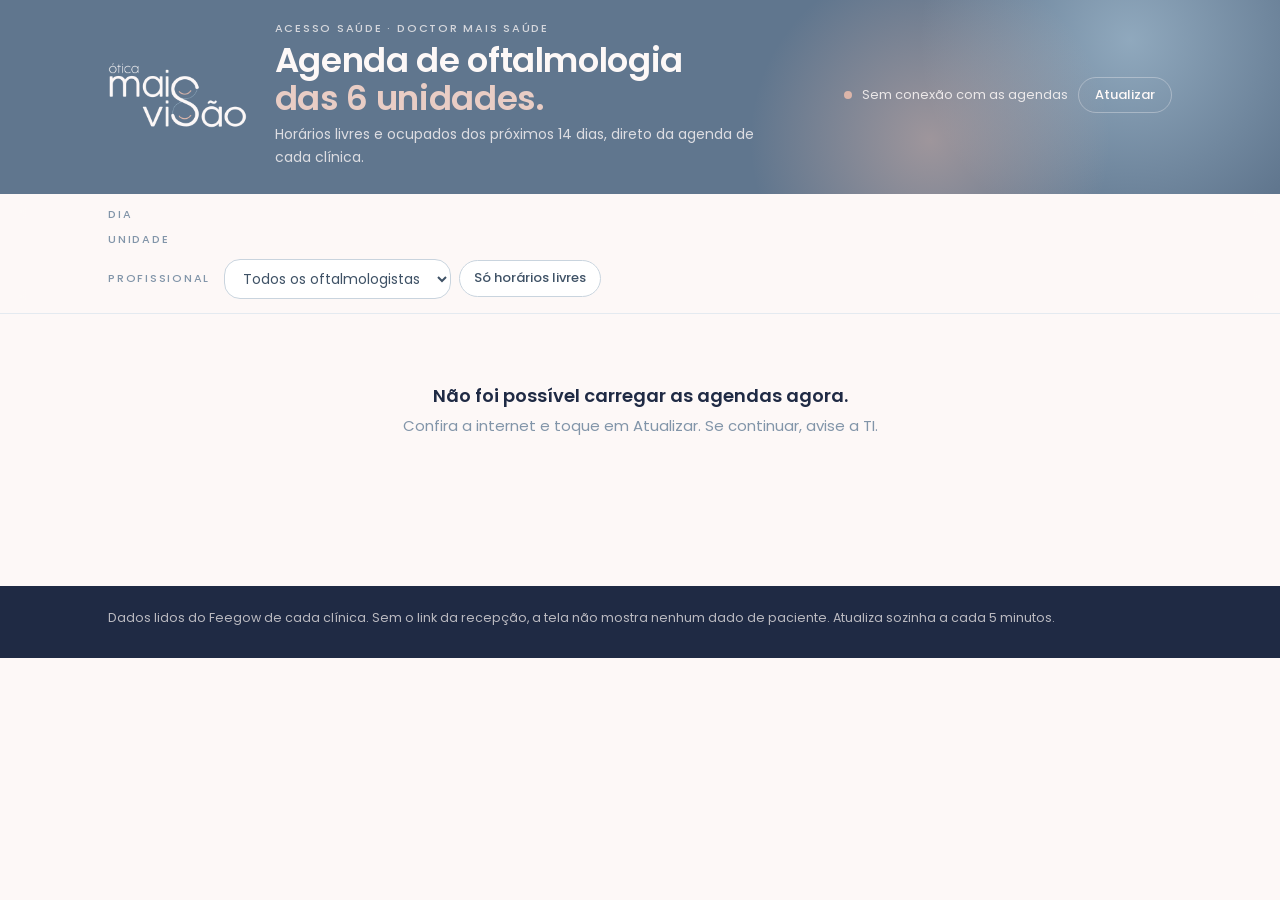
<file: oftalmo.html>
<!doctype html>
<html lang="pt-BR">
<head>
<meta charset="utf-8">
<meta name="viewport" content="width=device-width,initial-scale=1,viewport-fit=cover">
<meta name="robots" content="noindex">
<title>Agenda de Oftalmologia · Mais Visão</title>
<link rel="preconnect" href="https://fonts.googleapis.com">
<link rel="preconnect" href="https://fonts.gstatic.com" crossorigin>
<link rel="stylesheet" href="https://fonts.googleapis.com/css2?family=Poppins:wght@300;400;500;600;700&display=swap">
<link rel="icon" href="oftalmo-assets/logo-mais-visao.png">
<style>
/* Design system da Ótica Mais Visão (Claude Design, out/2026): tokens copiados de tokens/*.css.
   Layout: faixa de marca em azul confiança com as "bloom circles" da marca, filtros em creme
   presos no topo, e um cartão branco por profissional+unidade com a grade de horários.
   Tema único (claro): a marca não define paleta escura. */
:root {
  /* núcleo da marca */
  --slate-900: #1F2A44; --slate-800: #2C3A4B; --slate-700: #3F5266; --slate-600: #4E637A; --slate-500: #60768E;
  --slate-400: #8295A9; --slate-300: #A5B4C3; --slate-200: #C9D4DE; --slate-100: #E4EAF0;
  --blue-500: #7FAECD; --blue-300: #B7D2E4; --blue-200: #D0E1EE; --blue-100: #E7F0F6;
  --nude-500: #C99486; --nude-400: #DCB5A9; --nude-300: #E9CDC5; --nude-200: #F2E1DC; --nude-100: #FAF1EE;
  --white: #FFFFFF; --cream-50: #FDF8F7; --cream-100: #F6EFEC; --grey-400: #B3ADAA;
  --status-ok: #5C8A72; --status-warn: #C08A3E; --status-warn-soft: #F7EDDD;
  /* papéis */
  --surface-page: var(--cream-50); --surface-card: var(--white); --surface-sunken: var(--cream-100);
  --text-heading: var(--slate-900); --text-body: var(--slate-700); --text-muted: var(--slate-400); --text-on-inverse: var(--cream-50);
  --border-subtle: var(--slate-100); --border-default: var(--slate-200); --border-inverse: rgba(253,248,247,.32);
  --action-primary: var(--slate-500); --action-primary-hover: var(--slate-600);
  --shadow-sm: 0 2px 8px rgba(31,42,68,.06); --shadow-focus: 0 0 0 3px rgba(96,118,142,.28);
  --font: "Poppins", "Century Gothic", system-ui, sans-serif;
  --radius-sm: 10px; --radius-md: 16px; --radius-lg: 24px; --radius-pill: 999px;
  --dur-fast: 160ms; --ease: cubic-bezier(.4,0,.2,1);
  color-scheme: light;
}
* { box-sizing: border-box; }
[hidden] { display: none !important; }
html, body { margin: 0; }
html { -webkit-font-smoothing: antialiased; }
body { background: var(--surface-page); color: var(--text-body); font: 400 15px/1.6 var(--font); text-wrap: pretty; padding-bottom: env(safe-area-inset-bottom, 0px); }
body::before { content: ""; position: fixed; inset: 0 0 auto; height: env(safe-area-inset-top, 0px); z-index: 10; background: var(--slate-500); }
.wrap { max-width: 1160px; margin: 0 auto; padding-left: max(16px, env(safe-area-inset-left, 0px)); padding-right: max(16px, env(safe-area-inset-right, 0px)); }
@media (min-width: 760px) { .wrap { padding-left: max(48px, env(safe-area-inset-left, 0px)); padding-right: max(48px, env(safe-area-inset-right, 0px)); } }
button, select { font: inherit; color: inherit; }
:focus-visible { outline: 2px solid var(--slate-500); outline-offset: 2px; }

/* ícones da marca (Lucide), pintados com a cor do texto */
.ic { display: inline-block; width: 16px; height: 16px; flex: none; background: currentColor; -webkit-mask: var(--m) center / contain no-repeat; mask: var(--m) center / contain no-repeat; }
.ic-pin { --m: url(oftalmo-assets/map-pin.svg); }
.ic-clock { --m: url(oftalmo-assets/clock.svg); }
.ic-cal { --m: url(oftalmo-assets/calendar-check.svg); }

/* faixa da marca */
header.brand { position: relative; overflow: hidden; background: var(--slate-500); color: var(--text-on-inverse); padding-top: env(safe-area-inset-top, 0px); }
header.brand::before, header.brand::after { content: ""; position: absolute; border-radius: 50%; pointer-events: none; }
header.brand::before { width: 420px; height: 420px; right: -60px; top: -170px; background: radial-gradient(closest-side, rgba(183,210,228,.55), rgba(183,210,228,0)); }
header.brand::after { width: 360px; height: 360px; right: 170px; top: -40px; background: radial-gradient(closest-side, rgba(220,181,169,.5), rgba(220,181,169,0)); }
header.brand .wrap { position: relative; z-index: 1; display: flex; align-items: center; gap: 28px; padding-block: 22px 26px; flex-wrap: wrap; }
.logo { height: 66px; width: auto; display: block; flex: none; }
.titles { min-width: 0; flex: 1 1 280px; display: grid; gap: 6px; }
.eyebrow { font: 500 11px/1.2 var(--font); letter-spacing: .16em; text-transform: uppercase; color: rgba(253,248,247,.75); }
h1 { margin: 0; font: 600 clamp(24px, 3.2vw, 34px)/1.12 var(--font); letter-spacing: -.01em; color: var(--text-on-inverse); text-wrap: balance; }
h1 b { font-weight: 600; color: var(--nude-300); }
.sub { margin: 0; font-size: 14px; color: rgba(253,248,247,.8); }
.fresh { display: flex; align-items: center; gap: 10px; font-size: 13px; color: rgba(253,248,247,.85); }
.fresh button { border: 1px solid var(--border-inverse); background: transparent; color: var(--text-on-inverse); border-radius: var(--radius-pill); padding: 7px 16px; cursor: pointer; font-weight: 500; font-size: 13px; transition: background-color var(--dur-fast) var(--ease); }
.fresh button:hover { background: rgba(253,248,247,.12); }
.fresh button:active { transform: scale(.98); }
.dot { width: 8px; height: 8px; border-radius: 50%; background: #9fd3b4; flex: none; }
.dot.stale { background: var(--nude-400); }

/* filtros */
.filters { position: sticky; top: env(safe-area-inset-top, 0px); z-index: 5; background: rgba(253,248,247,.86); -webkit-backdrop-filter: blur(12px); backdrop-filter: blur(12px); border-bottom: 1px solid var(--border-subtle); }
.filters .wrap { display: grid; grid-template-columns: minmax(0, 1fr); gap: 12px; padding-block: 14px; }
.filters .row { min-width: 0; }
.row { display: flex; gap: 8px; flex-wrap: wrap; align-items: center; }
.lbl { font: 500 11px/1.2 var(--font); letter-spacing: .16em; text-transform: uppercase; color: var(--text-muted); min-width: 108px; }
.days { display: flex; gap: 8px; overflow-x: auto; scrollbar-width: thin; padding: 2px 2px 4px; min-width: 0; flex: 1 1 0; }
.chip { border: 1px solid var(--border-default); background: var(--white); color: var(--slate-700); border-radius: var(--radius-pill); padding: 7px 14px; cursor: pointer; font-size: 13px; font-weight: 500; white-space: nowrap; display: inline-flex; gap: 8px; align-items: center; transition: background-color var(--dur-fast) var(--ease), border-color var(--dur-fast) var(--ease); }
.chip:hover { background: var(--slate-100); }
.chip:active { transform: scale(.98); }
.chip[aria-pressed="true"] { background: var(--action-primary); border-color: var(--action-primary); color: var(--cream-50); }
.chip[aria-pressed="true"]:hover { background: var(--action-primary-hover); }
.chip.day { flex-direction: column; gap: 0; border-radius: var(--radius-md); padding: 7px 12px; min-width: 64px; }
.chip.day .wd { font-size: 11px; font-weight: 400; text-transform: lowercase; opacity: .8; }
.chip.day .dd { font-size: 15px; font-weight: 600; }
.chip.day .n { font-size: 10.5px; font-weight: 400; opacity: .8; font-variant-numeric: tabular-nums; }
.chip.empty:not([aria-pressed="true"]) { color: var(--slate-300); background: transparent; }
.brandtag { font-size: 10px; font-weight: 500; letter-spacing: .06em; text-transform: uppercase; padding: 2px 7px; border-radius: 6px; color: var(--slate-700); }
.brandtag.acesso { background: var(--blue-200); }
.brandtag.doctor { background: var(--nude-200); }
.chip[aria-pressed="true"] .brandtag { background: rgba(253,248,247,.18); color: var(--cream-50); }
select { border: 1px solid var(--border-default); background: var(--white); color: var(--slate-700); border-radius: var(--radius-md); padding: 8px 14px; min-width: 0; max-width: 100%; font-size: 14px; }
select:focus-visible { box-shadow: var(--shadow-focus); }

/* resumo */
.summary { display: flex; gap: 28px; flex-wrap: wrap; padding-block: 26px 4px; font-size: 13px; color: var(--text-muted); }
.summary b { display: block; font-size: 28px; font-weight: 600; line-height: 1.15; color: var(--text-heading); font-variant-numeric: tabular-nums; }
.summary .hl b { color: var(--slate-500); }
.legend { display: flex; gap: 16px; align-items: center; font-size: 12px; margin-left: auto; align-self: end; }
.legend i { display: inline-block; width: 26px; height: 16px; border-radius: 6px; vertical-align: -3px; margin-right: 6px; }
.legend .l { background: var(--blue-100); border: 1px solid var(--blue-300); }
.legend .o { background: var(--surface-sunken); }

.warn { background: var(--status-warn-soft); color: var(--slate-800); border-radius: var(--radius-md); padding: 12px 16px; font-size: 13px; margin-top: 16px; }

/* agenda */
main { padding-block: 4px 56px; }
.daygroup { margin-top: 32px; }
.daygroup h2 { margin: 0 0 14px; font: 500 20px/1.3 var(--font); letter-spacing: -.01em; color: var(--text-heading); display: flex; gap: 12px; align-items: baseline; flex-wrap: wrap; }
.daygroup h2 small { font-size: 13px; font-weight: 400; color: var(--text-muted); }
.cards { display: grid; grid-template-columns: repeat(auto-fill, minmax(min(100%, 330px), 1fr)); gap: 16px; }
.card { background: var(--surface-card); border: 1px solid var(--border-subtle); border-radius: var(--radius-lg); box-shadow: var(--shadow-sm); padding: 20px; min-width: 0; display: grid; gap: 10px; align-content: start; }
.card .who { font-size: 16px; font-weight: 600; line-height: 1.3; color: var(--text-heading); }
.card .where, .card .count { display: flex; gap: 6px; align-items: center; flex-wrap: wrap; font-size: 13px; color: var(--text-body); }
.card .count { color: var(--text-muted); font-variant-numeric: tabular-nums; }
.card .count strong { color: var(--slate-500); font-weight: 600; }
.card .ic { color: var(--slate-400); }
.tag { font-size: 11px; font-weight: 500; padding: 2px 9px; border-radius: 6px; color: var(--slate-700); margin-left: 2px; }
.tag.acesso { background: var(--blue-100); }
.tag.doctor { background: var(--nude-100); }
.slots { display: flex; flex-wrap: wrap; gap: 6px; margin-top: 4px; }
.slot { font-size: 13px; font-weight: 500; padding: 4px 10px; border-radius: var(--radius-sm); font-variant-numeric: tabular-nums; background: var(--blue-100); border: 1px solid var(--blue-300); color: var(--slate-800); }
.slot.busy { background: var(--surface-sunken); border-color: transparent; color: var(--grey-400); font-weight: 400; text-decoration: line-through; text-decoration-thickness: 1px; }
.hidebusy .slot.busy, .hidebusy .pacs { display: none; }
.pacs { list-style: none; margin: 4px 0 0; padding: 0; display: grid; }
.pac { display: grid; grid-template-columns: 46px minmax(0, 1fr) auto; gap: 10px; align-items: start; padding-block: 9px; border-top: 1px solid var(--border-subtle); }
.phora { font-size: 13px; font-weight: 500; color: var(--slate-500); font-variant-numeric: tabular-nums; padding-top: 1px; }
.pinfo { min-width: 0; display: grid; gap: 3px; }
.pnome { font-size: 14px; font-weight: 500; color: var(--text-heading); overflow-wrap: anywhere; }
.pmeta { display: flex; gap: 6px; flex-wrap: wrap; align-items: center; font-size: 12px; color: var(--text-muted); }
.ptipo { font-size: 11px; font-weight: 500; padding: 1px 8px; border-radius: 6px; color: var(--slate-700); }
.ptipo.consulta { background: var(--blue-100); }
.ptipo.retorno { background: var(--nude-100); }
.ptipo.exame { background: var(--surface-sunken); }
.penc { font-size: 11px; color: var(--nude-500); font-weight: 500; }
.pval { font-size: 13px; font-weight: 500; color: var(--slate-700); font-variant-numeric: tabular-nums; white-space: nowrap; padding-top: 1px; }
.modo { display: flex; align-items: center; gap: 8px; background: var(--nude-100); color: var(--slate-800); border-radius: var(--radius-md); padding: 10px 16px; font-size: 13px; margin-top: 16px; }
.modo strong { font-weight: 600; }

.state { text-align: center; padding: 64px 16px; color: var(--text-muted); }
.state strong { display: block; color: var(--text-heading); font-size: 18px; font-weight: 600; margin-bottom: 4px; }
.skel { height: 140px; border-radius: var(--radius-lg); background: linear-gradient(90deg, var(--white), var(--cream-100), var(--white)); background-size: 200% 100%; animation: sh 1.4s infinite linear; border: 1px solid var(--border-subtle); }
@keyframes sh { to { background-position: -200% 0; } }
@media (prefers-reduced-motion: reduce) { .skel { animation: none; } * { transition: none !important; } }

.nosched { margin-top: 28px; font-size: 13px; color: var(--text-muted); }
footer { background: var(--slate-900); color: rgba(253,248,247,.7); font-size: 12.5px; }
footer .wrap { padding-block: 22px 30px; }

@media (max-width: 620px) {
  .lbl { min-width: 0; width: 100%; }
  .days { flex-basis: 100%; }
  .filters { position: static; }
  .logo { height: 52px; }
  header.brand .wrap { gap: 18px; }
  .legend { margin-left: 0; }
  .summary { gap: 20px; }
}
</style>
</head>
<body>
<header class="brand">
  <div class="wrap">
    <img class="logo" src="oftalmo-assets/logo-mais-visao.png" alt="ótica mais visão">
    <div class="titles">
      <span class="eyebrow">Acesso Saúde · Doctor Mais Saúde</span>
      <h1>Agenda de oftalmologia <b>das 6 unidades.</b></h1>
      <p class="sub">Horários livres e ocupados dos próximos 14 dias, direto da agenda de cada clínica.</p>
    </div>
    <div class="fresh" aria-live="polite">
      <span class="dot" id="dot"></span><span id="fresh">Carregando agendas…</span>
      <button type="button" id="reload">Atualizar</button>
    </div>
  </div>
</header>

<div class="filters">
  <div class="wrap">
    <div class="row"><span class="lbl">Dia</span><div class="days" id="days" role="group" aria-label="Escolher dia"></div></div>
    <div class="row"><span class="lbl">Unidade</span><div class="row" id="units" role="group" aria-label="Escolher unidade"></div></div>
    <div class="row">
      <span class="lbl">Profissional</span>
      <select id="prof" aria-label="Escolher profissional"><option value="">Todos os oftalmologistas</option></select>
      <button type="button" class="chip" id="onlyfree" aria-pressed="false">Só horários livres</button>
    </div>
  </div>
</div>

<main class="wrap">
  <div class="summary" id="summary" hidden>
    <div class="hl"><b id="s-livres">0</b>horários livres</div>
    <div><b id="s-ocup">0</b>horários ocupados</div>
    <div><b id="s-prof">0</b>oftalmologistas</div>
    <div><b id="s-uni">0</b>unidades atendendo</div>
    <div class="legend"><span><i class="l"></i>livre</span><span><i class="o"></i>ocupado</span></div>
  </div>
  <div class="modo" id="modo" hidden><strong>Link da recepção.</strong> Mostra nome de paciente: não encaminhe este link nem tire print.</div>
  <div id="warn"></div>
  <div id="agenda"><div class="cards" style="margin-top:28px"><div class="skel"></div><div class="skel"></div><div class="skel"></div></div></div>
  <div class="nosched" id="nosched"></div>
</main>

<footer>
  <div class="wrap">Dados lidos do Feegow de cada clínica. Sem o link da recepção, a tela não mostra nenhum dado de paciente. Atualiza sozinha a cada 5 minutos.</div>
</footer>

<script>
(() => {
  // Link da recepção: ...oftalmo.html#k=CHAVE. O que vem depois do # não sai do navegador;
  // a chave só vai, num header, para as funções das clínicas, que conferem antes de mostrar paciente.
  const CHAVE = ((location.hash || '').match(/k=([0-9a-f]{48})/) || [])[1] || '';
  const FONTES = [
    { marca: 'Acesso Saúde', url: 'https://dfvmuqxjdcvwskrrdbfm.supabase.co/functions/v1/agenda-oftalmo-publica?dias=14' },
    { marca: 'Doctor Mais Saúde', url: 'https://myiqdeonxuznvhtsvfxg.supabase.co/functions/v1/agenda-oftalmo-publica?dias=14' },
  ];
  const DIAS = ['dom', 'seg', 'ter', 'qua', 'qui', 'sex', 'sáb'];
  const MESES = ['jan', 'fev', 'mar', 'abr', 'mai', 'jun', 'jul', 'ago', 'set', 'out', 'nov', 'dez'];
  const DIA_LONGO = ['Domingo', 'Segunda-feira', 'Terça-feira', 'Quarta-feira', 'Quinta-feira', 'Sexta-feira', 'Sábado'];
  const $ = (id) => document.getElementById(id);
  const el = (tag, cls, txt) => { const e = document.createElement(tag); if (cls) e.className = cls; if (txt != null) e.textContent = txt; return e; };

  const estado = { dia: 'todos', unidade: '', prof: '', soLivres: false };
  try { estado.soLivres = localStorage.getItem('oft_solivres') === '1'; } catch (e) {}
  let dados = { horarios: [], unidades: [], profs: new Map(), falhas: [], dias: [], carregando: [], detalhes: false, recusada: false };
  let atualizadoEm = null;

  const dataLocal = (iso) => { const [y, m, d] = iso.split('-').map(Number); return new Date(y, m - 1, d); };
  const hojeManaus = () => new Date(Date.now() - 4 * 3600e3).toISOString().slice(0, 10);

  // Cada marca entra na tela assim que responde (a Acesso pode levar ~20 s).
  // Numa atualização, a marca que ainda não respondeu continua com o último dado bom.
  const ultimo = FONTES.map(() => null);
  let pendentes = new Set();

  async function carregar() {
    $('fresh').textContent = 'Atualizando…';
    pendentes = new Set(FONTES.map((f) => f.marca));
    combinar();
    await Promise.all(FONTES.map(async (f, i) => {
      try {
        const r = await fetch(f.url, { cache: 'no-store', headers: CHAVE ? { 'x-chave': CHAVE } : {} });
        const j = await r.json();
        if (!j.ok) throw new Error(j.erro || 'erro');
        ultimo[i] = { f, j, em: new Date() };
      } catch (e) {
        ultimo[i] = ultimo[i] && ultimo[i].j ? { ...ultimo[i], velho: true } : { f, erro: true };
      }
      pendentes.delete(f.marca);
      combinar();
    }));
  }

  function combinar() {
    const horarios = [], unidades = [], profs = new Map(), falhas = [];
    let de = null, ate = null, algum = false, detalhes = false, recusada = false;
    ultimo.forEach((x, i) => {
      const marca = FONTES[i].marca;
      if (!x) return;
      if (x.erro) { if (!pendentes.has(marca)) falhas.push(`${marca} não respondeu`); return; }
      const j = x.j; algum = true;
      if (j.detalhes) detalhes = true;
      if (j.chave_recusada) recusada = true;
      if (x.velho) falhas.push(`${marca} não respondeu agora; mostrando os dados das ${x.em.toLocaleTimeString('pt-BR', { hour: '2-digit', minute: '2-digit' })}`);
      else if (!j.leitura_completa) falhas.push(`${marca}: parte da agenda não carregou`);
      de = de && de < j.periodo.de ? de : j.periodo.de;
      ate = ate && ate > j.periodo.ate ? ate : j.periodo.ate;
      for (const u of j.unidades) unidades.push({ key: j.marca + ':' + u.id, nome: u.nome, marca: j.marca_nome, slug: j.marca });
      for (const p of j.profissionais) profs.set(j.marca + ':' + p.id, p.nome);
      for (const h of j.horarios) horarios.push({ ...h, uk: j.marca + ':' + h.unidade_id, pk: j.marca + ':' + h.profissional_id });
    });
    const carregando = FONTES.filter((f, i) => pendentes.has(f.marca) && !(ultimo[i] && ultimo[i].j)).map((f) => f.marca);
    if (!algum) {
      if (carregando.length) return; // primeira carga: o esqueleto continua na tela
      $('agenda').replaceChildren(el('div', 'state'));
      const s = $('agenda').firstChild;
      s.append(el('strong', '', 'Não foi possível carregar as agendas agora.'), el('span', '', 'Confira a internet e toque em Atualizar. Se continuar, avise a TI.'));
      $('fresh').textContent = 'Sem conexão com as agendas';
      $('dot').classList.add('stale');
      return;
    }
    const dias = [];
    const hoje = hojeManaus();
    let d = de < hoje ? hoje : de;
    while (d <= ate) { dias.push(d); const x = dataLocal(d); x.setDate(x.getDate() + 1); d = x.getFullYear() + '-' + String(x.getMonth() + 1).padStart(2, '0') + '-' + String(x.getDate()).padStart(2, '0'); }
    dados = { horarios, unidades, profs, falhas, dias, carregando, detalhes, recusada };
    if (!pendentes.size) atualizadoEm = new Date();
    $('dot').classList.toggle('stale', falhas.length > 0 || carregando.length > 0);
    if (estado.dia !== 'todos' && !dias.includes(estado.dia)) estado.dia = 'todos';
    montarFiltros();
    render();
    if (pendentes.size) $('fresh').textContent = 'Atualizando…';
  }

  function filtra(h, ignorar) {
    if (ignorar !== 'unidade' && estado.unidade && h.uk !== estado.unidade) return false;
    if (ignorar !== 'prof' && estado.prof && h.pk !== estado.prof) return false;
    if (ignorar !== 'dia' && estado.dia !== 'todos' && h.data !== estado.dia) return false;
    return true;
  }

  function montarFiltros() {
    // dias, com contagem de livres considerando unidade e profissional
    const livresDia = new Map();
    for (const h of dados.horarios) if (h.situacao === 'livre' && filtra(h, 'dia')) livresDia.set(h.data, (livresDia.get(h.data) || 0) + 1);
    const total = [...livresDia.values()].reduce((a, b) => a + b, 0);
    const days = $('days'); days.replaceChildren();
    const todos = el('button', 'chip day'); todos.type = 'button';
    todos.append(el('span', 'wd', 'próximos'), el('span', 'dd', '14 dias'), el('span', 'n', total + ' livres'));
    todos.setAttribute('aria-pressed', estado.dia === 'todos');
    todos.onclick = () => { estado.dia = 'todos'; montarFiltros(); render(); };
    days.append(todos);
    const hoje = hojeManaus();
    for (const d of dados.dias) {
      const dt = dataLocal(d);
      const n = livresDia.get(d) || 0;
      const b = el('button', 'chip day' + (n ? '' : ' empty')); b.type = 'button';
      b.append(el('span', 'wd', d === hoje ? 'hoje' : DIAS[dt.getDay()]), el('span', 'dd', dt.getDate() + ' ' + MESES[dt.getMonth()]), el('span', 'n', n ? n + ' livres' : '—'));
      b.setAttribute('aria-pressed', estado.dia === d);
      b.setAttribute('aria-label', `${DIA_LONGO[dt.getDay()]}, ${dt.getDate()} de ${MESES[dt.getMonth()]}: ${n} horários livres`);
      b.onclick = () => { estado.dia = d; montarFiltros(); render(); };
      days.append(b);
    }
    // unidades
    const units = $('units'); units.replaceChildren();
    const temAgenda = new Set(dados.horarios.map((h) => h.uk));
    const todas = el('button', 'chip', 'Todas'); todas.type = 'button';
    todas.setAttribute('aria-pressed', !estado.unidade);
    todas.onclick = () => { estado.unidade = ''; montarFiltros(); render(); };
    units.append(todas);
    for (const u of dados.unidades) {
      const b = el('button', 'chip' + (temAgenda.has(u.key) ? '' : ' empty')); b.type = 'button';
      b.append(el('span', '', u.nome), el('span', 'brandtag ' + u.slug, u.slug === 'acesso' ? 'Acesso' : 'Doctor'));
      b.setAttribute('aria-pressed', estado.unidade === u.key);
      b.onclick = () => { estado.unidade = estado.unidade === u.key ? '' : u.key; montarFiltros(); render(); };
      units.append(b);
    }
    // profissionais
    const sel = $('prof'); const atual = estado.prof;
    sel.replaceChildren(new Option('Todos os oftalmologistas', ''));
    const usados = new Set(dados.horarios.filter((h) => filtra(h, 'prof')).map((h) => h.pk));
    [...dados.profs.entries()].filter(([k]) => usados.has(k) || k === atual).sort((a, b) => a[1].localeCompare(b[1], 'pt-BR'))
      .forEach(([k, n]) => sel.append(new Option(n, k)));
    sel.value = atual;
    $('onlyfree').setAttribute('aria-pressed', estado.soLivres);
  }

  function render() {
    const lista = dados.horarios.filter((h) => filtra(h));
    const livres = lista.filter((h) => h.situacao === 'livre');
    $('summary').hidden = false;
    $('s-livres').textContent = livres.length;
    $('s-ocup').textContent = lista.length - livres.length;
    $('s-prof').textContent = new Set(lista.map((h) => h.pk)).size;
    $('s-uni').textContent = new Set(lista.map((h) => h.uk)).size;
    document.body.classList.toggle('hidebusy', estado.soLivres);

    const w = $('warn'); w.replaceChildren();
    document.body.classList.toggle('recepcao', dados.detalhes);
    $('modo').hidden = !dados.detalhes;
    if (CHAVE && dados.recusada) w.append(el('div', 'warn', 'Este link não tem permissão para ver os pacientes: a chave foi desligada ou está errada. Peça um link novo à gestão. Abaixo, só os horários.'));
    if (dados.carregando && dados.carregando.length) w.append(el('div', 'warn', 'Carregando a agenda da ' + dados.carregando.join(' e da ') + '… as unidades dela aparecem aqui em instantes.'));
    if (dados.falhas.length) w.append(el('div', 'warn', 'Atenção: ' + dados.falhas.join('; ') + '. Os números abaixo podem estar incompletos.'));

    const ag = $('agenda'); ag.replaceChildren();
    const visiveis = estado.soLivres ? livres : lista;
    if (!visiveis.length) {
      const s = el('div', 'state');
      s.append(el('strong', '', estado.soLivres ? 'Nenhum horário livre com esses filtros.' : 'Nenhuma agenda de oftalmologia com esses filtros.'),
        el('span', '', 'Tente outro dia ou outra unidade.'));
      ag.append(s);
    }
    const porDia = new Map();
    for (const h of visiveis) { if (!porDia.has(h.data)) porDia.set(h.data, []); porDia.get(h.data).push(h); }
    const uniNome = new Map(dados.unidades.map((u) => [u.key, u]));
    for (const [dia, hs] of porDia) {
      const dt = dataLocal(dia);
      const g = el('section', 'daygroup');
      const h2 = el('h2', '', `${DIA_LONGO[dt.getDay()]}, ${dt.getDate()} de ${MESES[dt.getMonth()]}`);
      const nl = hs.filter((h) => h.situacao === 'livre').length;
      h2.append(el('small', '', `${nl} ${nl === 1 ? 'livre' : 'livres'}`));
      g.append(h2);
      const cards = el('div', 'cards');
      const grupos = new Map();
      for (const h of hs) { const k = h.pk + '|' + h.uk; if (!grupos.has(k)) grupos.set(k, []); grupos.get(k).push(h); }
      const ordenados = [...grupos.values()].sort((a, b) => a[0].hora.localeCompare(b[0].hora));
      for (const gs of ordenados) {
        const c = el('article', 'card');
        const u = uniNome.get(gs[0].uk);
        c.append(el('div', 'who', dados.profs.get(gs[0].pk) || 'Profissional'));
        const where = el('div', 'where'); where.append(el('i', 'ic ic-pin'), el('span', '', u ? u.nome : ''), el('span', 'tag ' + (u ? u.slug : ''), u ? u.marca : ''));
        c.append(where);
        const l = gs.filter((x) => x.situacao === 'livre').length;
        const cnt = el('div', 'count'); cnt.append(el('i', 'ic ic-clock'), el('strong', '', String(l)), document.createTextNode(` livre${l === 1 ? '' : 's'} · ${gs.length - l} ocupado${gs.length - l === 1 ? '' : 's'} · ${gs[0].hora} às ${gs[gs.length - 1].hora}`));
        c.append(cnt);
        const sl = el('div', 'slots');
        const comPac = dados.detalhes && gs.some((x) => x.pacientes && x.pacientes.length);
        for (const x of gs) {
          if (comPac && x.situacao === 'ocupado' && x.pacientes && x.pacientes.length) continue; // vai para a lista de pacientes
          const s = el('span', 'slot' + (x.situacao === 'ocupado' ? ' busy' : ''), x.hora); s.title = x.situacao === 'livre' ? 'Horário livre' : 'Já agendado'; sl.append(s);
        }
        if (sl.childElementCount) c.append(sl);
        if (comPac) {
          const lista = el('ul', 'pacs');
          for (const x of gs) for (const p of (x.situacao === 'ocupado' && x.pacientes) || []) {
            const li = el('li', 'pac');
            const info = el('div', 'pinfo');
            info.append(el('span', 'pnome', p.nome));
            const meta = el('span', 'pmeta');
            meta.append(el('span', 'ptipo ' + p.tipo.toLowerCase(), p.tipo));
            if (p.tipo === 'Exame' && p.procedimento) meta.append(el('span', '', p.procedimento));
            if (p.encaixe) meta.append(el('span', 'penc', 'encaixe'));
            info.append(meta);
            li.append(el('span', 'phora', x.hora), info, el('span', 'pval', p.valor || '—'));
            lista.append(li);
          }
          c.append(lista);
        }
        cards.append(c);
      }
      g.append(cards);
      ag.append(g);
    }
    // unidades sem oftalmo no período
    const sem = dados.unidades.filter((u) => !dados.horarios.some((h) => h.uk === u.key));
    $('nosched').textContent = sem.length && !estado.unidade ? 'Sem agenda de oftalmologia nos próximos 14 dias: ' + sem.map((u) => `${u.nome} (${u.marca})`).join(', ') + '.' : '';
    if (estado.unidade && sem.some((u) => u.key === estado.unidade)) $('nosched').textContent = 'Esta unidade não tem agenda de oftalmologia aberta nos próximos 14 dias.';
    pinta();
  }

  function pinta() {
    if (!atualizadoEm) return;
    const min = Math.round((Date.now() - atualizadoEm) / 60000);
    const hh = atualizadoEm.toLocaleTimeString('pt-BR', { hour: '2-digit', minute: '2-digit' });
    $('fresh').textContent = `Atualizado às ${hh}` + (min >= 1 ? ` (há ${min} min)` : '');
  }

  $('prof').onchange = (e) => { estado.prof = e.target.value; montarFiltros(); render(); };
  $('onlyfree').onclick = () => {
    estado.soLivres = !estado.soLivres;
    try { localStorage.setItem('oft_solivres', estado.soLivres ? '1' : '0'); } catch (e) {}
    montarFiltros(); render();
  };
  $('reload').onclick = () => carregar();
  setInterval(carregar, 5 * 60e3);
  setInterval(pinta, 30e3);
  carregar();
})();
</script>
</body>
</html>
</file>
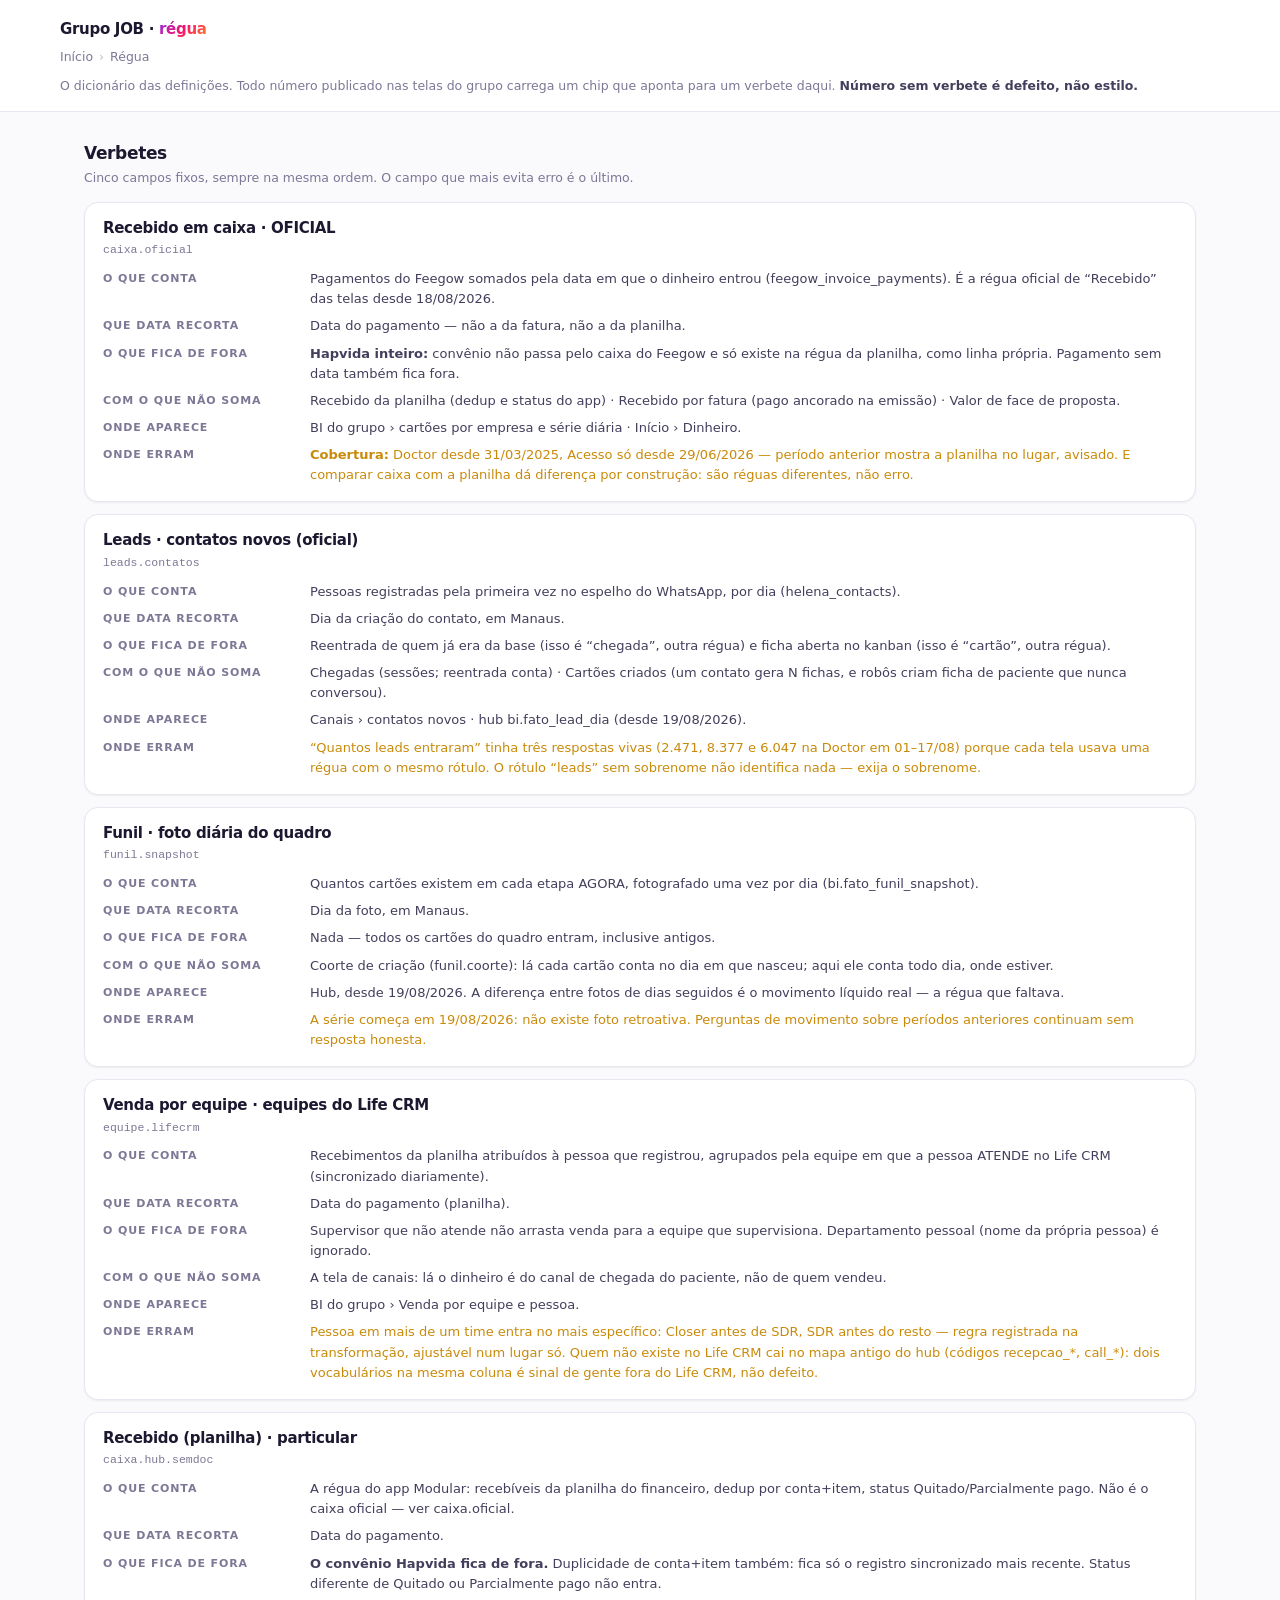
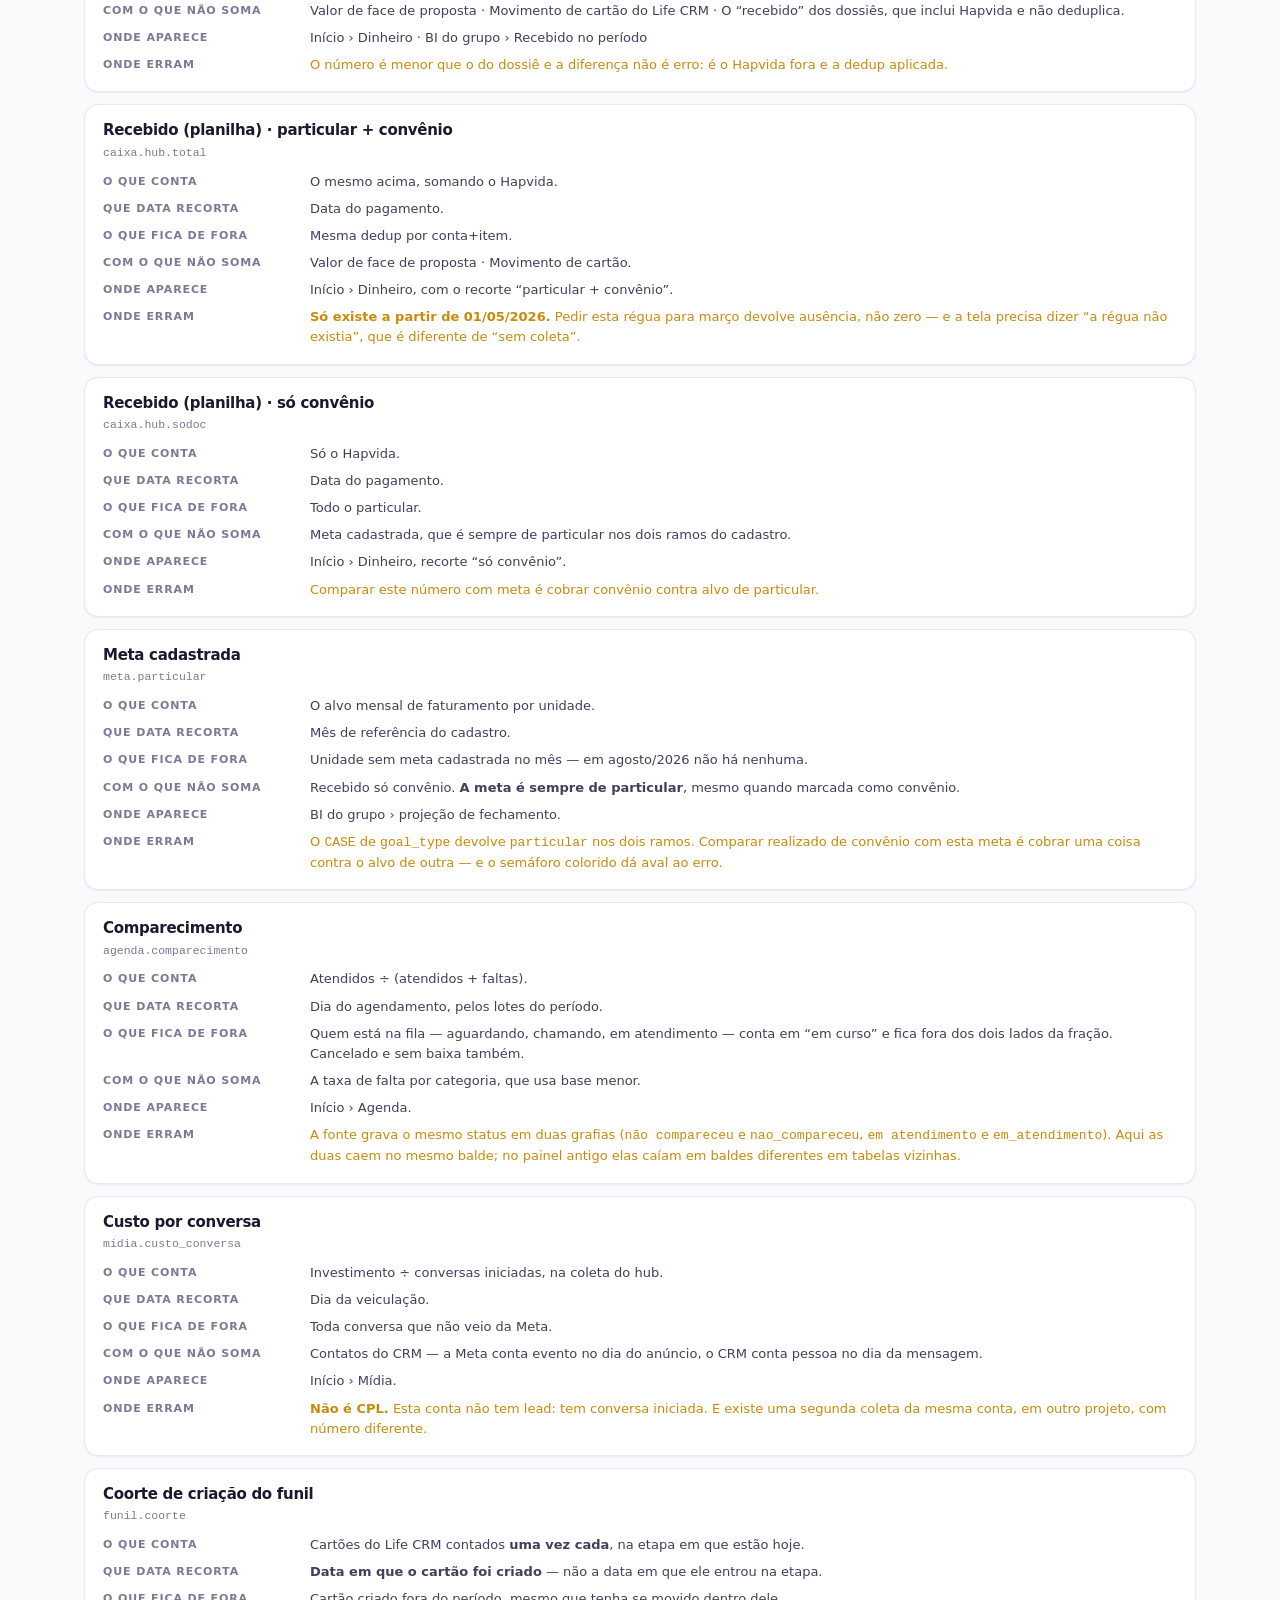
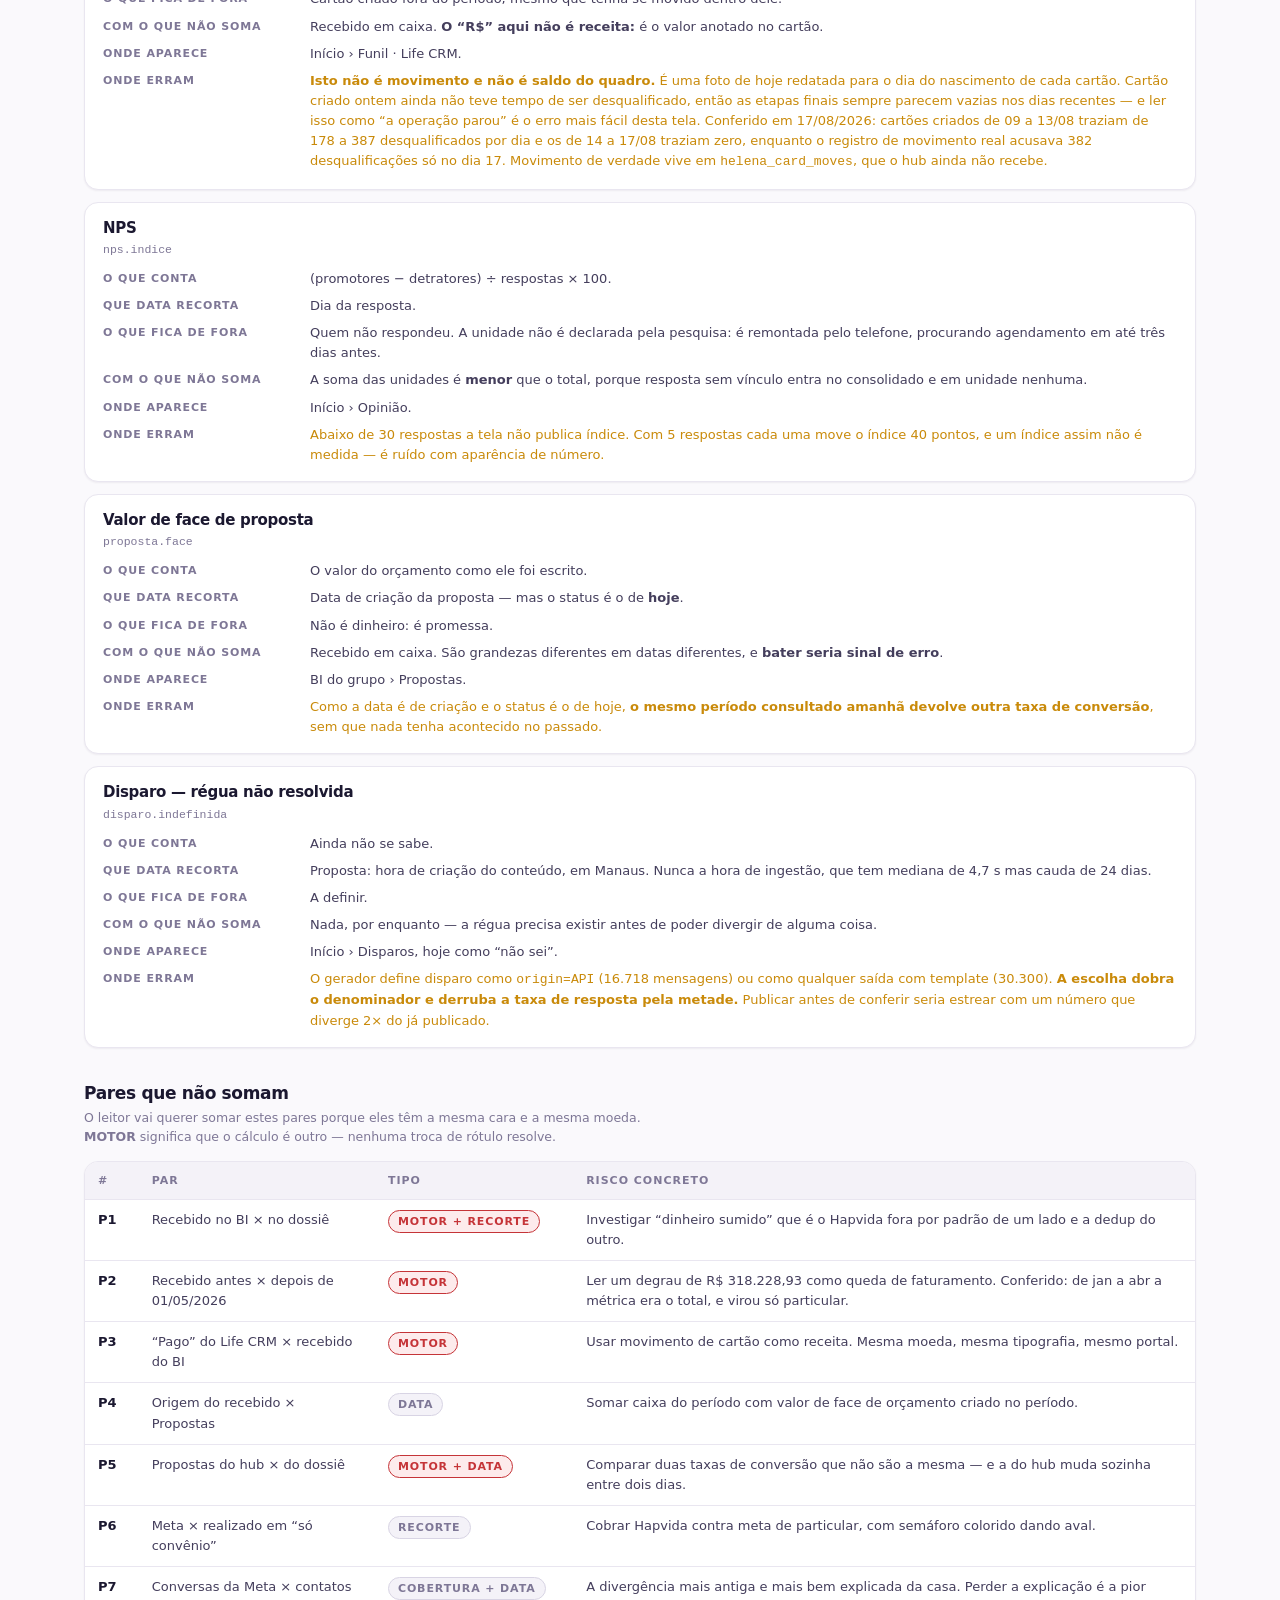
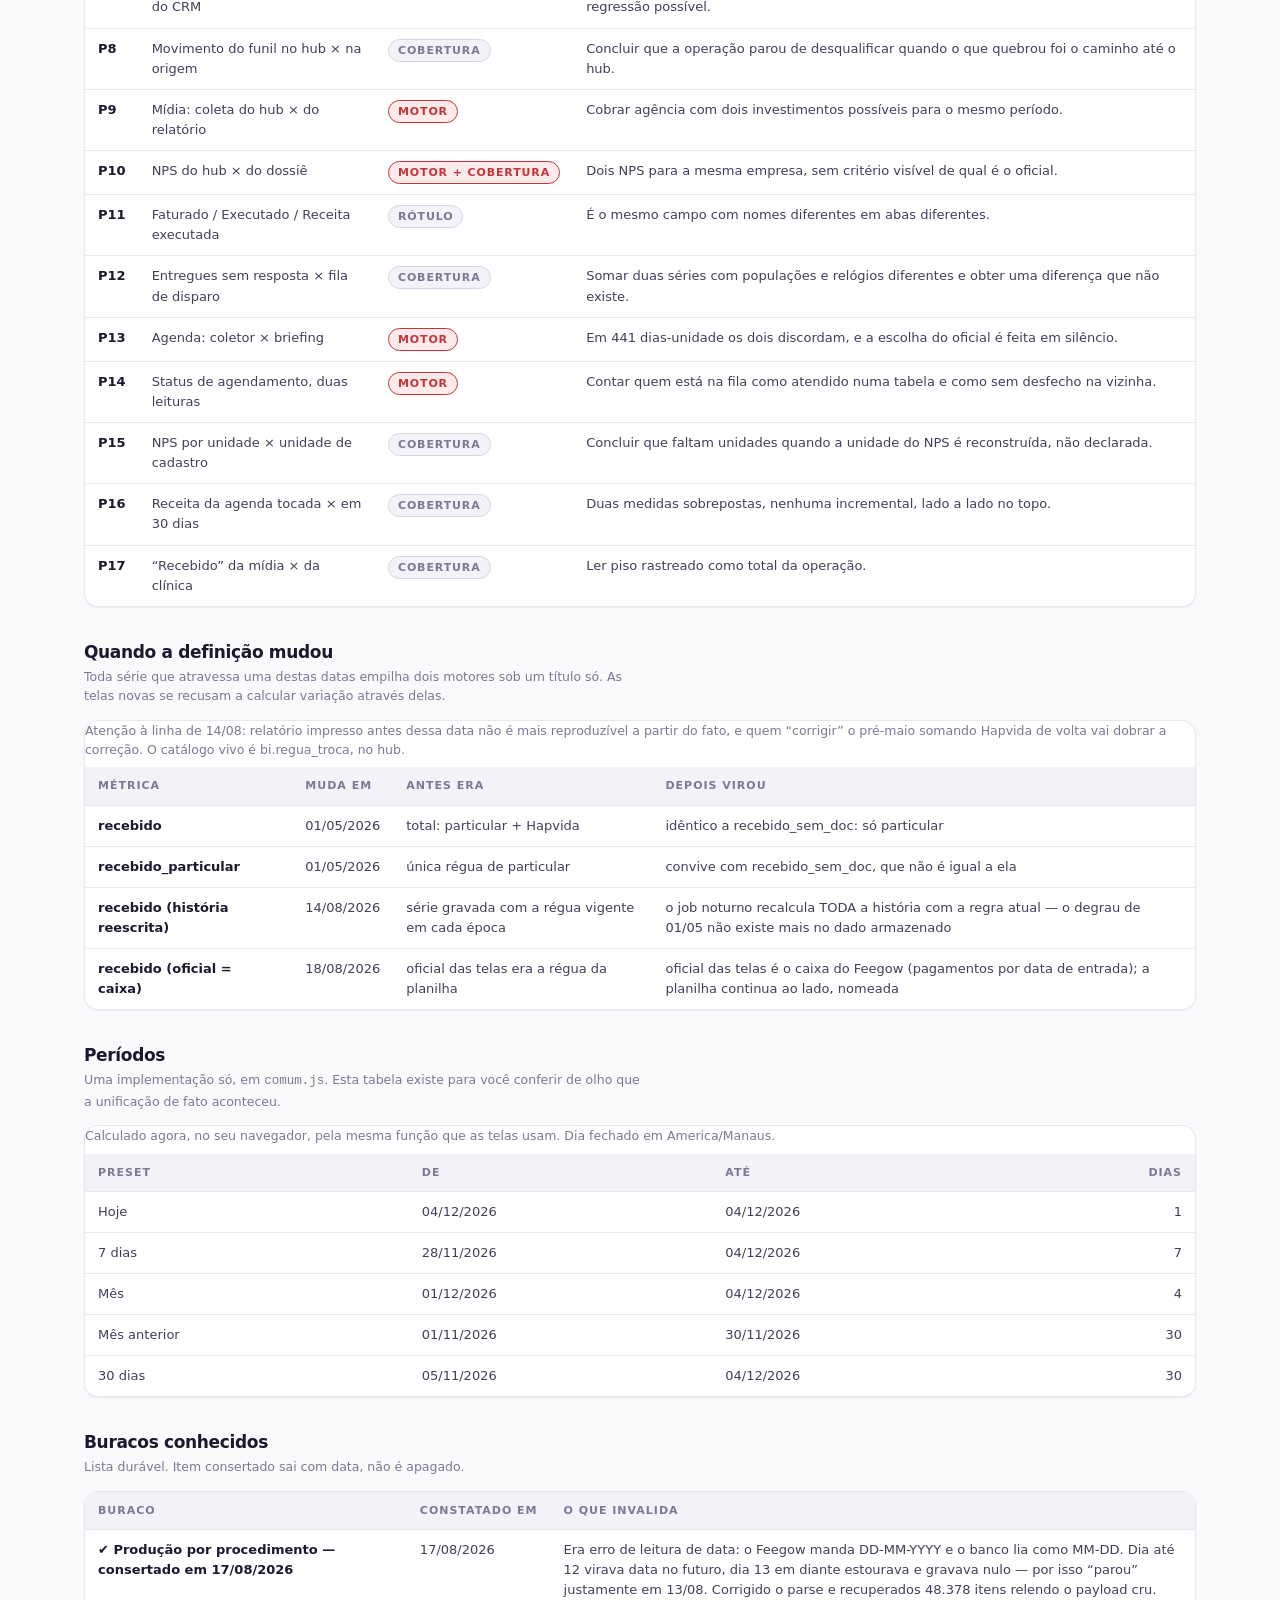
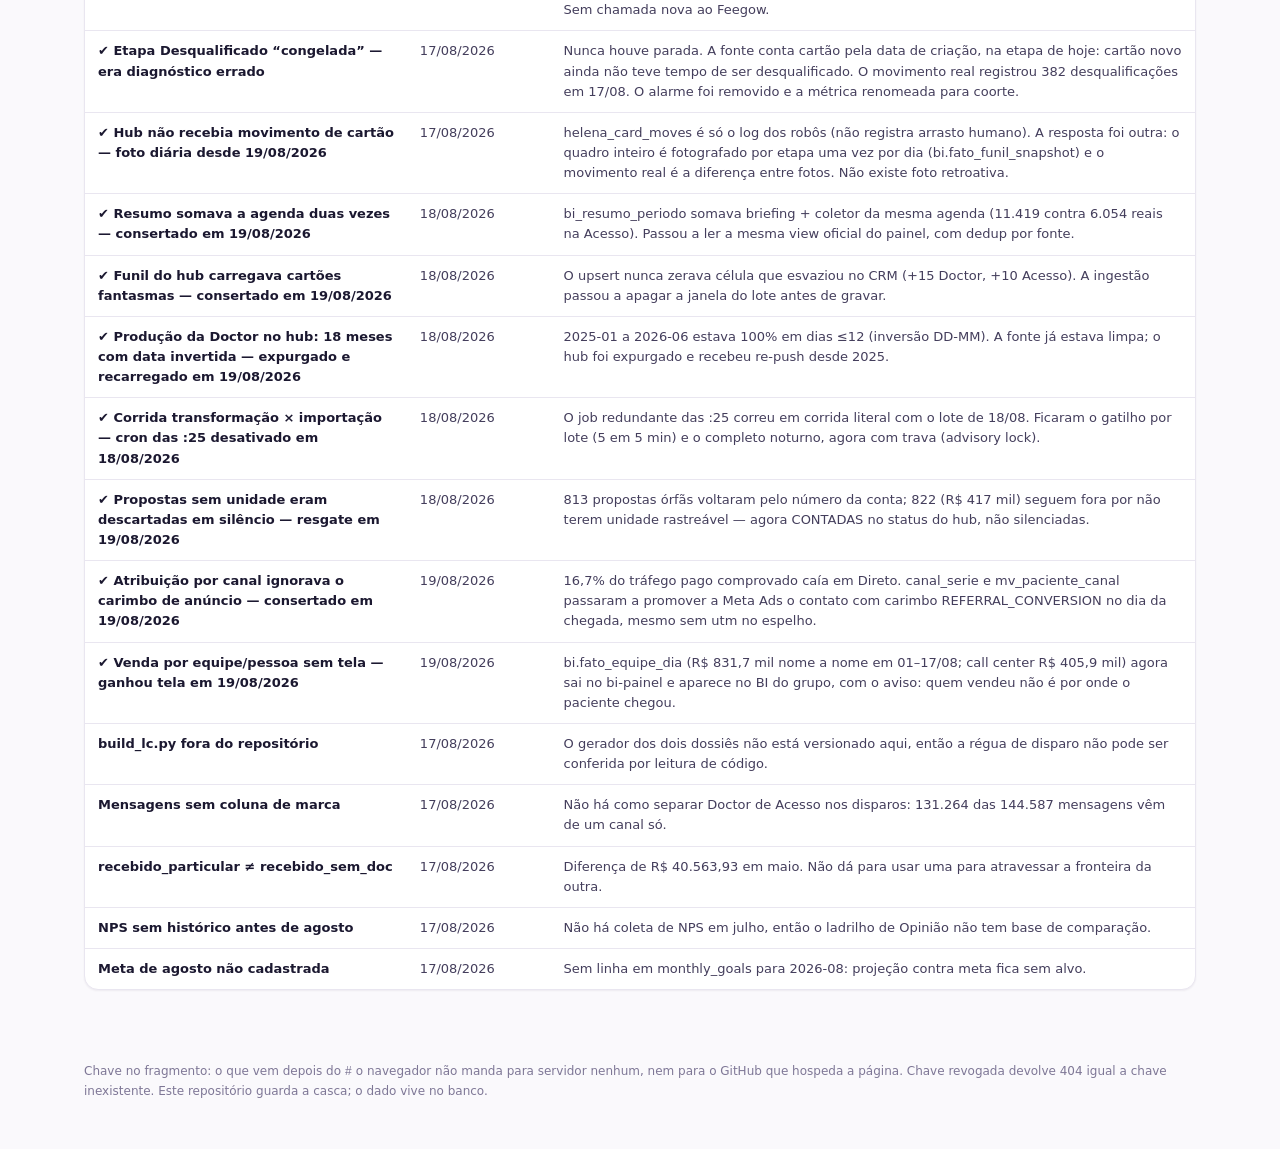
<file: regua.html>
<!doctype html>
<html lang="pt-BR"><head>
<meta charset="utf-8"><meta name="viewport" content="width=device-width,initial-scale=1">
<meta name="robots" content="noindex,nofollow">
<title>Grupo JOB · Régua</title>
<link rel="stylesheet" href="comum.css?v=5">
<style>
.verbete{background:var(--surface);border:1px solid var(--rule);border-radius:14px;padding:16px 18px;
  margin:0 0 12px;box-shadow:var(--shadow-xs);scroll-margin-top:16px}
.verbete:target{border-color:var(--lc-pink);box-shadow:var(--focus-ring)}
.verbete h3{font-size:15px;font-weight:600;margin:0 0 3px}
.verbete .id{font-family:var(--mono);font-size:11.5px;color:var(--ink-3);margin-bottom:10px}
.campos{display:grid;gap:7px;margin:0}
.campos div{display:grid;grid-template-columns:minmax(10em,15em) 1fr;gap:12px;font-size:13px}
@media(max-width:620px){.campos div{grid-template-columns:1fr;gap:1px}}
.campos dt{font-family:var(--display);font-size:11px;letter-spacing:.08em;text-transform:uppercase;
  color:var(--ink-3);font-weight:600;padding-top:1px}
.campos dd{margin:0;color:var(--ink-2)}
.campos dd.perigo{color:var(--warn)}
</style>
</head><body>

<header class="topo"><div class="topo-in">
  <div class="marca">Grupo JOB · <em>régua</em></div>
  <div class="rastro"><a href="inicio.html" data-para="inicio.html">Início</a><span class="sep">›</span><span>Régua</span></div>
  <div class="estado-barra">O dicionário das definições. Todo número publicado nas telas do grupo carrega
    um chip que aponta para um verbete daqui. <b>Número sem verbete é defeito, não estilo.</b></div>
</div></header>

<main>
  <h2>Verbetes</h2>
  <p class="sub">Cinco campos fixos, sempre na mesma ordem. O campo que mais evita erro é o último.</p>
  <div id="verbetes"></div>

  <h2>Pares que não somam</h2>
  <p class="sub">O leitor vai querer somar estes pares porque eles têm a mesma cara e a mesma moeda.
     <b>MOTOR</b> significa que o cálculo é outro — nenhuma troca de rótulo resolve.</p>
  <div id="pares"></div>

  <h2>Quando a definição mudou</h2>
  <p class="sub">Toda série que atravessa uma destas datas empilha dois motores sob um título só.
     As telas novas se recusam a calcular variação através delas.</p>
  <div id="trocas"></div>

  <h2>Períodos</h2>
  <p class="sub">Uma implementação só, em <code>comum.js</code>. Esta tabela existe para você conferir
     de olho que a unificação de fato aconteceu.</p>
  <div id="presets"></div>

  <h2>Buracos conhecidos</h2>
  <p class="sub">Lista durável. Item consertado sai com data, não é apagado.</p>
  <div id="buracos"></div>
</main>

<footer class="rodape">Chave no fragmento: o que vem depois do <code>#</code> o navegador não manda para
  servidor nenhum, nem para o GitHub que hospeda a página. Chave revogada devolve 404 igual a chave
  inexistente. Este repositório guarda a casca; o dado vive no banco.</footer>

<script src="comum.js?v=5"></script>
<script>
(function(){
var J = window.JOB; J.leEstado(); J.ligaNavegacao();

var VERBETES = [
  { id:'caixa.oficial', rot:'Recebido em caixa · OFICIAL',
    conta:'Pagamentos do Feegow somados pela data em que o dinheiro entrou (feegow_invoice_payments). É a régua oficial de “Recebido” das telas desde 18/08/2026.',
    data:'Data do pagamento — não a da fatura, não a da planilha.',
    fora:'<b>Hapvida inteiro:</b> convênio não passa pelo caixa do Feegow e só existe na régua da planilha, como linha própria. Pagamento sem data também fica fora.',
    naosoma:'Recebido da planilha (dedup e status do app) · Recebido por fatura (pago ancorado na emissão) · Valor de face de proposta.',
    onde:'BI do grupo › cartões por empresa e série diária · Início › Dinheiro.',
    perigo:'<b>Cobertura:</b> Doctor desde 31/03/2025, Acesso só desde 29/06/2026 — período anterior mostra a planilha no lugar, avisado. E comparar caixa com a planilha dá diferença por construção: são réguas diferentes, não erro.' },
  { id:'leads.contatos', rot:'Leads · contatos novos (oficial)',
    conta:'Pessoas registradas pela primeira vez no espelho do WhatsApp, por dia (helena_contacts).',
    data:'Dia da criação do contato, em Manaus.',
    fora:'Reentrada de quem já era da base (isso é “chegada”, outra régua) e ficha aberta no kanban (isso é “cartão”, outra régua).',
    naosoma:'Chegadas (sessões; reentrada conta) · Cartões criados (um contato gera N fichas, e robôs criam ficha de paciente que nunca conversou).',
    onde:'Canais › contatos novos · hub bi.fato_lead_dia (desde 19/08/2026).',
    perigo:'“Quantos leads entraram” tinha três respostas vivas (2.471, 8.377 e 6.047 na Doctor em 01–17/08) porque cada tela usava uma régua com o mesmo rótulo. O rótulo “leads” sem sobrenome não identifica nada — exija o sobrenome.' },
  { id:'funil.snapshot', rot:'Funil · foto diária do quadro',
    conta:'Quantos cartões existem em cada etapa AGORA, fotografado uma vez por dia (bi.fato_funil_snapshot).',
    data:'Dia da foto, em Manaus.',
    fora:'Nada — todos os cartões do quadro entram, inclusive antigos.',
    naosoma:'Coorte de criação (funil.coorte): lá cada cartão conta no dia em que nasceu; aqui ele conta todo dia, onde estiver.',
    onde:'Hub, desde 19/08/2026. A diferença entre fotos de dias seguidos é o movimento líquido real — a régua que faltava.',
    perigo:'A série começa em 19/08/2026: não existe foto retroativa. Perguntas de movimento sobre períodos anteriores continuam sem resposta honesta.' },
  { id:'equipe.lifecrm', rot:'Venda por equipe · equipes do Life CRM',
    conta:'Recebimentos da planilha atribuídos à pessoa que registrou, agrupados pela equipe em que a pessoa ATENDE no Life CRM (sincronizado diariamente).',
    data:'Data do pagamento (planilha).',
    fora:'Supervisor que não atende não arrasta venda para a equipe que supervisiona. Departamento pessoal (nome da própria pessoa) é ignorado.',
    naosoma:'A tela de canais: lá o dinheiro é do canal de chegada do paciente, não de quem vendeu.',
    onde:'BI do grupo › Venda por equipe e pessoa.',
    perigo:'Pessoa em mais de um time entra no mais específico: Closer antes de SDR, SDR antes do resto — regra registrada na transformação, ajustável num lugar só. Quem não existe no Life CRM cai no mapa antigo do hub (códigos recepcao_*, call_*): dois vocabulários na mesma coluna é sinal de gente fora do Life CRM, não defeito.' },
  { id:'caixa.hub.semdoc', rot:'Recebido (planilha) · particular',
    conta:'A régua do app Modular: recebíveis da planilha do financeiro, dedup por conta+item, status Quitado/Parcialmente pago. Não é o caixa oficial — ver caixa.oficial.',
    data:'Data do pagamento.',
    fora:'<b>O convênio Hapvida fica de fora.</b> Duplicidade de conta+item também: fica só o registro sincronizado mais recente. Status diferente de Quitado ou Parcialmente pago não entra.',
    naosoma:'Valor de face de proposta · Movimento de cartão do Life CRM · O “recebido” dos dossiês, que inclui Hapvida e não deduplica.',
    onde:'Início › Dinheiro · BI do grupo › Recebido no período',
    perigo:'O número é menor que o do dossiê e a diferença não é erro: é o Hapvida fora e a dedup aplicada.' },
  { id:'caixa.hub.total', rot:'Recebido (planilha) · particular + convênio',
    conta:'O mesmo acima, somando o Hapvida.',
    data:'Data do pagamento.',
    fora:'Mesma dedup por conta+item.',
    naosoma:'Valor de face de proposta · Movimento de cartão.',
    onde:'Início › Dinheiro, com o recorte “particular + convênio”.',
    perigo:'<b>Só existe a partir de 01/05/2026.</b> Pedir esta régua para março devolve ausência, não zero — e a tela precisa dizer “a régua não existia”, que é diferente de “sem coleta”.' },
  { id:'caixa.hub.sodoc', rot:'Recebido (planilha) · só convênio',
    conta:'Só o Hapvida.', data:'Data do pagamento.', fora:'Todo o particular.',
    naosoma:'Meta cadastrada, que é sempre de particular nos dois ramos do cadastro.',
    onde:'Início › Dinheiro, recorte “só convênio”.',
    perigo:'Comparar este número com meta é cobrar convênio contra alvo de particular.' },
  { id:'meta.particular', rot:'Meta cadastrada',
    conta:'O alvo mensal de faturamento por unidade.',
    data:'Mês de referência do cadastro.',
    fora:'Unidade sem meta cadastrada no mês — em agosto/2026 não há nenhuma.',
    naosoma:'Recebido só convênio. <b>A meta é sempre de particular</b>, mesmo quando marcada como convênio.',
    onde:'BI do grupo › projeção de fechamento.',
    perigo:'O <code>CASE</code> de <code>goal_type</code> devolve <code>particular</code> nos dois ramos. Comparar realizado de convênio com esta meta é cobrar uma coisa contra o alvo de outra — e o semáforo colorido dá aval ao erro.' },
  { id:'agenda.comparecimento', rot:'Comparecimento',
    conta:'Atendidos ÷ (atendidos + faltas).',
    data:'Dia do agendamento, pelos lotes do período.',
    fora:'Quem está na fila — aguardando, chamando, em atendimento — conta em “em curso” e fica fora dos dois lados da fração. Cancelado e sem baixa também.',
    naosoma:'A taxa de falta por categoria, que usa base menor.',
    onde:'Início › Agenda.',
    perigo:'A fonte grava o mesmo status em duas grafias (<code>não compareceu</code> e <code>nao_compareceu</code>, <code>em atendimento</code> e <code>em_atendimento</code>). Aqui as duas caem no mesmo balde; no painel antigo elas caíam em baldes diferentes em tabelas vizinhas.' },
  { id:'midia.custo_conversa', rot:'Custo por conversa',
    conta:'Investimento ÷ conversas iniciadas, na coleta do hub.',
    data:'Dia da veiculação.',
    fora:'Toda conversa que não veio da Meta.',
    naosoma:'Contatos do CRM — a Meta conta evento no dia do anúncio, o CRM conta pessoa no dia da mensagem.',
    onde:'Início › Mídia.',
    perigo:'<b>Não é CPL.</b> Esta conta não tem lead: tem conversa iniciada. E existe uma segunda coleta da mesma conta, em outro projeto, com número diferente.' },
  { id:'funil.coorte', rot:'Coorte de criação do funil',
    conta:'Cartões do Life CRM contados <b>uma vez cada</b>, na etapa em que estão hoje.',
    data:'<b>Data em que o cartão foi criado</b> — não a data em que ele entrou na etapa.',
    fora:'Cartão criado fora do período, mesmo que tenha se movido dentro dele.',
    naosoma:'Recebido em caixa. <b>O “R$” aqui não é receita:</b> é o valor anotado no cartão.',
    onde:'Início › Funil · Life CRM.',
    perigo:'<b>Isto não é movimento e não é saldo do quadro.</b> É uma foto de hoje redatada para o dia do nascimento de cada cartão. Cartão criado ontem ainda não teve tempo de ser desqualificado, então as etapas finais sempre parecem vazias nos dias recentes — e ler isso como “a operação parou” é o erro mais fácil desta tela. Conferido em 17/08/2026: cartões criados de 09 a 13/08 traziam de 178 a 387 desqualificados por dia e os de 14 a 17/08 traziam zero, enquanto o registro de movimento real acusava 382 desqualificações só no dia 17. Movimento de verdade vive em <code>helena_card_moves</code>, que o hub ainda não recebe.' },
  { id:'nps.indice', rot:'NPS',
    conta:'(promotores − detratores) ÷ respostas × 100.',
    data:'Dia da resposta.',
    fora:'Quem não respondeu. A unidade não é declarada pela pesquisa: é remontada pelo telefone, procurando agendamento em até três dias antes.',
    naosoma:'A soma das unidades é <b>menor</b> que o total, porque resposta sem vínculo entra no consolidado e em unidade nenhuma.',
    onde:'Início › Opinião.',
    perigo:'Abaixo de 30 respostas a tela não publica índice. Com 5 respostas cada uma move o índice 40 pontos, e um índice assim não é medida — é ruído com aparência de número.' },
  { id:'proposta.face', rot:'Valor de face de proposta',
    conta:'O valor do orçamento como ele foi escrito.',
    data:'Data de criação da proposta — mas o status é o de <b>hoje</b>.',
    fora:'Não é dinheiro: é promessa.',
    naosoma:'Recebido em caixa. São grandezas diferentes em datas diferentes, e <b>bater seria sinal de erro</b>.',
    onde:'BI do grupo › Propostas.',
    perigo:'Como a data é de criação e o status é o de hoje, <b>o mesmo período consultado amanhã devolve outra taxa de conversão</b>, sem que nada tenha acontecido no passado.' },
  { id:'disparo.indefinida', rot:'Disparo — régua não resolvida',
    conta:'Ainda não se sabe.',
    data:'Proposta: hora de criação do conteúdo, em Manaus. Nunca a hora de ingestão, que tem mediana de 4,7 s mas cauda de 24 dias.',
    fora:'A definir.',
    naosoma:'Nada, por enquanto — a régua precisa existir antes de poder divergir de alguma coisa.',
    onde:'Início › Disparos, hoje como “não sei”.',
    perigo:'O gerador define disparo como <code>origin=API</code> (16.718 mensagens) ou como qualquer saída com template (30.300). <b>A escolha dobra o denominador e derruba a taxa de resposta pela metade.</b> Publicar antes de conferir seria estrear com um número que diverge 2× do já publicado.' }
];

var PARES = [
  ['P1','Recebido no BI × no dossiê','MOTOR + RECORTE','Investigar “dinheiro sumido” que é o Hapvida fora por padrão de um lado e a dedup do outro.'],
  ['P2','Recebido antes × depois de 01/05/2026','MOTOR','Ler um degrau de R$ 318.228,93 como queda de faturamento. Conferido: de jan a abr a métrica era o total, e virou só particular.'],
  ['P3','“Pago” do Life CRM × recebido do BI','MOTOR','Usar movimento de cartão como receita. Mesma moeda, mesma tipografia, mesmo portal.'],
  ['P4','Origem do recebido × Propostas','DATA','Somar caixa do período com valor de face de orçamento criado no período.'],
  ['P5','Propostas do hub × do dossiê','MOTOR + DATA','Comparar duas taxas de conversão que não são a mesma — e a do hub muda sozinha entre dois dias.'],
  ['P6','Meta × realizado em “só convênio”','RECORTE','Cobrar Hapvida contra meta de particular, com semáforo colorido dando aval.'],
  ['P7','Conversas da Meta × contatos do CRM','COBERTURA + DATA','A divergência mais antiga e mais bem explicada da casa. Perder a explicação é a pior regressão possível.'],
  ['P8','Movimento do funil no hub × na origem','COBERTURA','Concluir que a operação parou de desqualificar quando o que quebrou foi o caminho até o hub.'],
  ['P9','Mídia: coleta do hub × do relatório','MOTOR','Cobrar agência com dois investimentos possíveis para o mesmo período.'],
  ['P10','NPS do hub × do dossiê','MOTOR + COBERTURA','Dois NPS para a mesma empresa, sem critério visível de qual é o oficial.'],
  ['P11','Faturado / Executado / Receita executada','RÓTULO','É o mesmo campo com nomes diferentes em abas diferentes.'],
  ['P12','Entregues sem resposta × fila de disparo','COBERTURA','Somar duas séries com populações e relógios diferentes e obter uma diferença que não existe.'],
  ['P13','Agenda: coletor × briefing','MOTOR','Em 441 dias-unidade os dois discordam, e a escolha do oficial é feita em silêncio.'],
  ['P14','Status de agendamento, duas leituras','MOTOR','Contar quem está na fila como atendido numa tabela e como sem desfecho na vizinha.'],
  ['P15','NPS por unidade × unidade de cadastro','COBERTURA','Concluir que faltam unidades quando a unidade do NPS é reconstruída, não declarada.'],
  ['P16','Receita da agenda tocada × em 30 dias','COBERTURA','Duas medidas sobrepostas, nenhuma incremental, lado a lado no topo.'],
  ['P17','“Recebido” da mídia × da clínica','COBERTURA','Ler piso rastreado como total da operação.']
];

var BURACOS = [
  ['✔ Produção por procedimento — <b>consertado em 17/08/2026</b>','17/08/2026','Era erro de leitura de data: o Feegow manda DD-MM-YYYY e o banco lia como MM-DD. Dia até 12 virava data no futuro, dia 13 em diante estourava e gravava nulo — por isso “parou” justamente em 13/08. Corrigido o parse e recuperados 48.378 itens relendo o payload cru. Sem chamada nova ao Feegow.'],
  ['✔ Etapa Desqualificado “congelada” — <b>era diagnóstico errado</b>','17/08/2026','Nunca houve parada. A fonte conta cartão pela data de criação, na etapa de hoje: cartão novo ainda não teve tempo de ser desqualificado. O movimento real registrou 382 desqualificações em 17/08. O alarme foi removido e a métrica renomeada para coorte.'],
  ['✔ Hub não recebia movimento de cartão — <b>foto diária desde 19/08/2026</b>','17/08/2026','helena_card_moves é só o log dos robôs (não registra arrasto humano). A resposta foi outra: o quadro inteiro é fotografado por etapa uma vez por dia (bi.fato_funil_snapshot) e o movimento real é a diferença entre fotos. Não existe foto retroativa.'],
  ['✔ Resumo somava a agenda duas vezes — <b>consertado em 19/08/2026</b>','18/08/2026','bi_resumo_periodo somava briefing + coletor da mesma agenda (11.419 contra 6.054 reais na Acesso). Passou a ler a mesma view oficial do painel, com dedup por fonte.'],
  ['✔ Funil do hub carregava cartões fantasmas — <b>consertado em 19/08/2026</b>','18/08/2026','O upsert nunca zerava célula que esvaziou no CRM (+15 Doctor, +10 Acesso). A ingestão passou a apagar a janela do lote antes de gravar.'],
  ['✔ Produção da Doctor no hub: 18 meses com data invertida — <b>expurgado e recarregado em 19/08/2026</b>','18/08/2026','2025-01 a 2026-06 estava 100% em dias ≤12 (inversão DD-MM). A fonte já estava limpa; o hub foi expurgado e recebeu re-push desde 2025.'],
  ['✔ Corrida transformação × importação — <b>cron das :25 desativado em 18/08/2026</b>','18/08/2026','O job redundante das :25 correu em corrida literal com o lote de 18/08. Ficaram o gatilho por lote (5 em 5 min) e o completo noturno, agora com trava (advisory lock).'],
  ['✔ Propostas sem unidade eram descartadas em silêncio — <b>resgate em 19/08/2026</b>','18/08/2026','813 propostas órfãs voltaram pelo número da conta; 822 (R$ 417 mil) seguem fora por não terem unidade rastreável — agora CONTADAS no status do hub, não silenciadas.'],
  ['✔ Atribuição por canal ignorava o carimbo de anúncio — <b>consertado em 19/08/2026</b>','19/08/2026','16,7% do tráfego pago comprovado caía em Direto. canal_serie e mv_paciente_canal passaram a promover a Meta Ads o contato com carimbo REFERRAL_CONVERSION no dia da chegada, mesmo sem utm no espelho.'],
  ['✔ Venda por equipe/pessoa sem tela — <b>ganhou tela em 19/08/2026</b>','19/08/2026','bi.fato_equipe_dia (R$ 831,7 mil nome a nome em 01–17/08; call center R$ 405,9 mil) agora sai no bi-painel e aparece no BI do grupo, com o aviso: quem vendeu não é por onde o paciente chegou.'],
  ['build_lc.py fora do repositório','17/08/2026','O gerador dos dois dossiês não está versionado aqui, então a régua de disparo não pode ser conferida por leitura de código.'],
  ['Mensagens sem coluna de marca','17/08/2026','Não há como separar Doctor de Acesso nos disparos: 131.264 das 144.587 mensagens vêm de um canal só.'],
  ['recebido_particular ≠ recebido_sem_doc','17/08/2026','Diferença de R$ 40.563,93 em maio. Não dá para usar uma para atravessar a fronteira da outra.'],
  ['NPS sem histórico antes de agosto','17/08/2026','Não há coleta de NPS em julho, então o ladrilho de Opinião não tem base de comparação.'],
  ['Meta de agosto não cadastrada','17/08/2026','Sem linha em monthly_goals para 2026-08: projeção contra meta fica sem alvo.']
];

document.getElementById('verbetes').innerHTML = VERBETES.map(function(v){
  return '<div class="verbete" id="m=' + J.esc(v.id) + '">' +
    '<h3>' + J.esc(v.rot) + '</h3><div class="id">' + J.esc(v.id) + '</div>' +
    '<dl class="campos">' +
    '<div><dt>O que conta</dt><dd>' + v.conta + '</dd></div>' +
    '<div><dt>Que data recorta</dt><dd>' + v.data + '</dd></div>' +
    '<div><dt>O que fica de fora</dt><dd>' + v.fora + '</dd></div>' +
    '<div><dt>Com o que não soma</dt><dd>' + v.naosoma + '</dd></div>' +
    '<div><dt>Onde aparece</dt><dd>' + v.onde + '</dd></div>' +
    (v.perigo ? '<div><dt>Onde erram</dt><dd class="perigo">' + v.perigo + '</dd></div>' : '') +
    '</dl></div>';
}).join('');

document.getElementById('pares').innerHTML = J.tabela(
  [{rot:'#'},{rot:'Par'},{rot:'Tipo'},{rot:'Risco concreto'}],
  PARES.map(function(p){
    var motor = p[2].indexOf('MOTOR') >= 0;
    return ['<b>' + p[0] + '</b>', J.esc(p[1]),
            '<span class="selo ' + (motor ? 'morto' : '') + '">' + J.esc(p[2]) + '</span>',
            J.esc(p[3])];
  }));

document.getElementById('presets').innerHTML = J.tabela(
  [{rot:'Preset'},{rot:'De'},{rot:'Até'},{rot:'Dias',r:true}],
  J.PRESETS.map(function(p){
    var d = J.periodoDe(p.id);
    return [J.esc(p.rot), J.br(d[0]), J.br(d[1]),
            '<span class="num">' + (J.diasEntre(d[0], d[1]) + 1) + '</span>'];
  }),
  'Calculado agora, no seu navegador, pela mesma função que as telas usam. Dia fechado em America/Manaus.');

document.getElementById('buracos').innerHTML = J.tabela(
  [{rot:'Buraco'},{rot:'Constatado em'},{rot:'O que invalida'}],
  BURACOS.map(function(b){ return ['<b>' + b[0] + '</b>', J.br(b[1].split('/').reverse().join('-')), J.esc(b[2])]; }));

/* verbete endereçável por #m=id vindo do chip de régua */
function pula(){
  var h = location.hash.replace(/^#/, '');
  var m = new URLSearchParams(h).get('m');
  if (!m) return;
  var alvo = document.getElementById('m=' + m);
  if (alvo) alvo.scrollIntoView({ block:'center' });
}
document.getElementById('trocas').innerHTML = J.tabela(
  [{rot:'Métrica'},{rot:'Muda em'},{rot:'Antes era'},{rot:'Depois virou'}],
  [['<b>recebido</b>','01/05/2026','total: particular + Hapvida','idêntico a recebido_sem_doc: só particular'],
   ['<b>recebido_particular</b>','01/05/2026','única régua de particular','convive com recebido_sem_doc, que não é igual a ela'],
   ['<b>recebido (história reescrita)</b>','14/08/2026','série gravada com a régua vigente em cada época','o job noturno recalcula TODA a história com a regra atual — o degrau de 01/05 não existe mais no dado armazenado'],
   ['<b>recebido (oficial = caixa)</b>','18/08/2026','oficial das telas era a régua da planilha','oficial das telas é o caixa do Feegow (pagamentos por data de entrada); a planilha continua ao lado, nomeada']]
    .map(function(r){ return [r[0], r[1], J.esc(r[2]), J.esc(r[3])]; }),
  'Atenção à linha de 14/08: relatório impresso antes dessa data não é mais reproduzível a partir do fato, e quem “corrigir” o pré-maio somando Hapvida de volta vai dobrar a correção. O catálogo vivo é bi.regua_troca, no hub.');
pula();
window.addEventListener('hashchange', pula);
})();
</script>
</body></html>
</file>
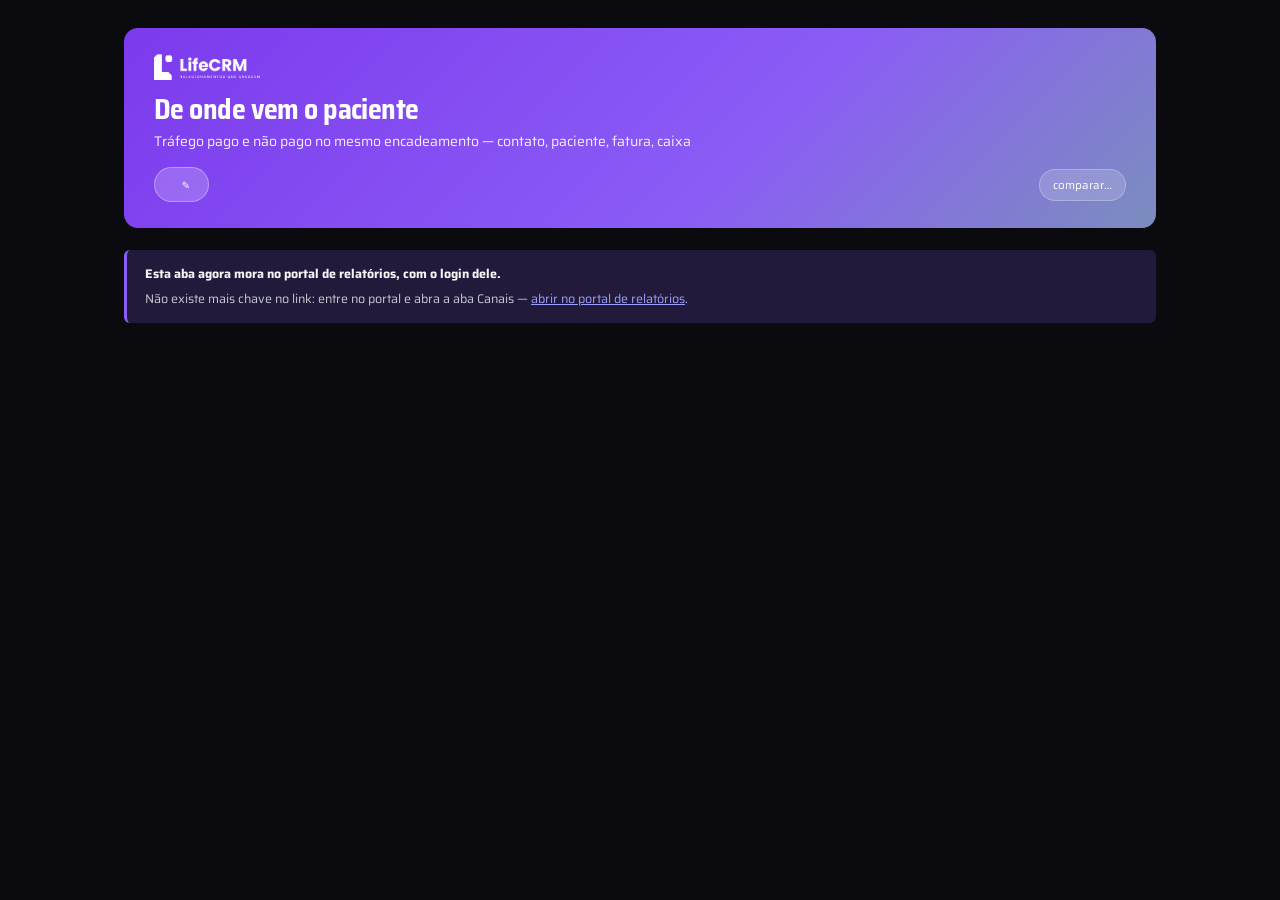
<file: antigo/canais-cartoes-15out.html>
<!DOCTYPE html>
<html lang="pt-BR"><head><meta charset="UTF-8">
<meta name="viewport" content="width=device-width, initial-scale=1.0">
<meta name="robots" content="noindex,nofollow">
<title>Grupo JOB — de onde vem o paciente</title>
<script>try{ if(window.parent!==window && window.parent.location.origin===location.origin) document.documentElement.classList.add("em-portal"); }catch(e){}</script>
<script></script>
<script>/* tema do portal de relatórios (claro/escuro), 07/10/2026 */
(function(){ var d = document.documentElement;
  function aplica(){ var t = null; try{ t = localStorage.getItem("rel_tema"); }catch(e){}
    d.setAttribute("data-theme", t === "light" ? "light" : "dark"); }
  aplica(); window.addEventListener("storage", function(e){ if(!e.key || e.key === "rel_tema") aplica(); });
  window.addEventListener("message", function(e){ if(e.origin === location.origin && e.data && e.data.tipo === "tema") aplica(); });
})();</script>
<style>
/* Design System Life CRM (Arasys) — tokens oficiais.
   Rosa #7C3AED é a ação. O gradiente roxo→rosa→laranja é o DNA da marca e
   aparece em UM elemento por tela, só na capa. */
@import url('https://fonts.googleapis.com/css2?family=Saira+Semi+Condensed:wght@500;600;700;800&family=Saira:wght@400;500;600;700&family=JetBrains+Mono:wght@400;500;700&display=swap');
:root{
  /* 09/10: Arasys — Onyx + Bone / Neuropurple / Live Lime, como o portal */
  --red:#7C3AED; --dark:#0A0A0F; --gray-bg:#F0EFF5; --gray-text:#6E6E7A;
  --border:#E2E2E8; --alert-bg:#F3EEFF; --green:#4D7C0F; --purple:#7C3AED;
  --orange:#F59E0B; --blue:#3E7BFA; --mute:#A0A0AC;
  --surface-page:#F5F5F7; --text-body:#3A3A45;
  --grad-brand:linear-gradient(135deg,#7C3AED 0%,#8B5CF6 60%,#6BBF86 140%);
  --font-display:'Saira Semi Condensed',system-ui,-apple-system,sans-serif;
  --font-body:'Saira',system-ui,-apple-system,sans-serif;
  --font-mono:'JetBrains Mono','SF Mono',Consolas,monospace;
  --r-sm:8px; --r-md:10px; --r-lg:14px; --r-pill:999px;
  --shadow-xs:0 1px 2px rgba(27,24,48,.06); --shadow-sm:0 2px 6px rgba(27,24,48,.08);
}
*{box-sizing:border-box}
body{margin:0;font-family:var(--font-body);background:var(--surface-page);
  color:var(--text-body);-webkit-font-smoothing:antialiased;line-height:1.55}
h1,h2,h3,h4,.kpi-val,.result-num,.ad-name,.passo .pv,.et .v,.esc-v,.cob-v{font-family:var(--font-display)}
.num,.kpi-val,.result-num,.ad-stat-val,.passo .pv,.et .v,.esc-v,.cob-v{font-variant-numeric:tabular-nums}
.wrap{max-width:1080px;margin:0 auto;padding:28px 24px 60px}
/* 15/10: dentro do portal, quem manda na largura é o portal (acompanha o monitor) */
html.em-portal .wrap{max-width:none}

/* ---- capa e campo de período ---- */
.capa{background:var(--grad-brand);border-radius:var(--r-lg);padding:26px 30px;margin-bottom:22px;color:#fff}
.capa .logo{height:26px;margin-bottom:14px;display:block;filter:brightness(0) invert(1)}
.capa h1{font-size:28px;margin:0;font-weight:700;letter-spacing:-.02em;line-height:1.12}
.capa p.sub{margin:6px 0 0;font-size:14px;opacity:.9}
.periodo{margin-top:14px;display:flex;gap:8px;align-items:center;flex-wrap:wrap}
.chip-data{background:rgba(255,255,255,.2);border:1px solid rgba(255,255,255,.32);color:#fff;
  border-radius:var(--r-pill);padding:8px 18px;font-family:var(--font-mono);font-size:12.5px;
  cursor:pointer;display:flex;align-items:center;gap:9px;transition:background .15s;font-weight:500}
.chip-data:hover{background:rgba(255,255,255,.34)}
.presets{display:flex;gap:6px;flex-wrap:wrap}
.preset{background:rgba(255,255,255,.16);border:1px solid rgba(255,255,255,.25);color:#fff;
  border-radius:var(--r-pill);padding:6px 13px;font-size:11.5px;cursor:pointer;font-family:var(--font-body)}
.preset:hover,.preset.on{background:#fff;color:var(--red);border-color:#fff;font-weight:700}
.editor{display:none;gap:10px;align-items:center;flex-wrap:wrap;margin-top:11px;
  background:rgba(255,255,255,.16);padding:11px 15px;border-radius:var(--r-md)}
.editor.aberto{display:flex}
.editor label{font-size:11.5px;opacity:.9}
.editor input{font-family:var(--font-mono);font-size:12.5px;padding:6px 9px;border-radius:6px;
  border:1px solid rgba(255,255,255,.4);background:rgba(255,255,255,.94);color:var(--dark)}

/* ---- abas ---- */
.tabs{display:flex;gap:8px;margin-bottom:22px;flex-wrap:wrap}
.tab-btn{padding:10px 18px;border-radius:999px;border:1.5px solid var(--border);background:#fff;
  color:var(--dark);font-size:13.5px;font-weight:700;cursor:pointer;transition:all .15s ease}
.tab-btn:hover{border-color:var(--red)}
.tab-btn.active{background:var(--red);border-color:var(--red);color:#fff}
.panel{display:none;animation:fade .25s ease}
.panel.active{display:block}
@keyframes fade{from{opacity:0;transform:translateY(4px)}to{opacity:1;transform:translateY(0)}}

/* ---- blocos ---- */
.kpi-grid{display:grid;grid-template-columns:repeat(4,1fr);gap:10px;margin-bottom:20px}
.kpi-card{background:#fff;border:1px solid var(--border);border-radius:var(--r-md);
  padding:14px 12px 14px 16px;position:relative;overflow:hidden;box-shadow:var(--shadow-xs)}
.kpi-card::before{content:"";position:absolute;left:0;top:0;bottom:0;width:4px;background:var(--red)}
.kpi-card.pend::before{background:var(--border)}
.kpi-val{font-size:19px;font-weight:700;line-height:1.1;color:var(--dark)}
.kpi-card.pend .kpi-val{color:var(--gray-text);font-size:15px}
.kpi-label{font-size:9.5px;color:var(--gray-text);font-weight:700;margin-top:4px;letter-spacing:.3px}
/* Terceira linha do card. Número sozinho não diz se é bom: "R$ 21 mil em aberto"
   muda de sentido quando vem seguido de "43% do faturado". */
.kpi-sub{font-size:10px;color:var(--gray-text);margin-top:3px;font-weight:500;line-height:1.3}
.kpi-card.verde::before{background:var(--green)}
.kpi-card.roxo::before{background:var(--purple)}
/* terceira linha do cartão: a ressalva que impede o número de ser lido sozinho */
.kpi-det{font-size:9.5px;color:var(--gray-text);margin-top:3px;line-height:1.35}
tr.faixa th{background:#fff;border-bottom:none;padding:0 10px 6px}
.fx{font-size:9.5px;letter-spacing:.4px;text-transform:uppercase;font-weight:700;text-align:right}
.fx-prop{color:var(--purple);border-bottom:2px solid var(--purple)}
.fx-fat{color:var(--green);border-bottom:2px solid var(--green)}
.corte-etapa{font-size:10.5px;color:var(--gray-text);font-weight:700;margin:10px 0 4px;
  padding-top:9px;border-top:1px dashed var(--border)}
.proc-acao{display:flex;justify-content:flex-end;margin-top:10px}
.detalhe-btn{border:1.5px solid var(--border);background:#fff;color:var(--gray-text);
  font-family:inherit;font-size:10.5px;font-weight:700;padding:6px 14px;border-radius:999px;
  cursor:pointer;white-space:nowrap;transition:background .15s,border-color .15s,color .15s}
.detalhe-btn:hover{border-color:var(--red);color:var(--dark)}
/* Aberto, ele é o mesmo chip rosa que marca seleção no resto do relatório —
   antes virava um contorno vermelho que não existia em nenhum outro lugar. */
.detalhe-btn.aberto{background:var(--red);border-color:var(--red);color:#fff}
.proc{margin-top:10px}
/* Mesma tabela do resto do app: cabeçalho no cinza da marca, zebra a cada
   quatro linhas, rodapé com régua escura. Tinha inventado um estilo próprio. */
.tproc{width:100%;border-collapse:collapse;font-size:12px;margin-top:4px;background:#fff}
.tproc thead th{background:var(--gray-bg);color:var(--dark);text-align:left;padding:9px 10px;
  font-weight:600;font-size:11px;border-bottom:1px solid var(--border)}
.tproc tbody td{padding:7px 10px;border-bottom:1px solid var(--border)}
.tproc tbody tr:nth-child(odd){background:var(--gray-bg)}
.tproc tfoot td{padding:8px 10px;font-weight:700;border-top:2px solid var(--dark)}
.tproc .num{text-align:right;font-variant-numeric:tabular-nums}
/* seletor de marca — nasce escondido e só aparece depois que a chave provou
   valer, porque é o endpoint com chave que entrega a lista de marcas irmãs */
.marcas{display:none;gap:8px;justify-content:center;margin:0 0 16px;flex-wrap:wrap}
.marca-btn{padding:8px 16px;border-radius:999px;border:1.5px solid var(--border);background:#fff;
  font-family:inherit;font-size:12px;font-weight:700;color:var(--gray-text);cursor:pointer;
  transition:border-color .15s,color .15s}
.marca-btn:hover{border-color:var(--red);color:var(--dark)}
.marca-btn.atual{background:var(--red);border-color:var(--red);color:#fff;cursor:default}
.marca-btn.atual:hover{color:#fff}
.saude{background:#fff;border:1px solid var(--border);border-left:4px solid var(--green);
  border-radius:var(--r-md);padding:14px 18px;margin-bottom:16px;display:flex;gap:20px;
  align-items:center;flex-wrap:wrap;box-shadow:var(--shadow-xs)}
.saude.media{border-left-color:var(--orange)} .saude.ruim{border-left-color:var(--red)}
.saude.nula{border-left-color:var(--mute)}
.cob-v{font-size:26px;font-weight:700;color:var(--green);line-height:1}
.saude.media .cob-v{color:var(--orange)} .saude.ruim .cob-v{color:var(--red)}
.saude.nula .cob-v{color:var(--gray-text);font-size:17px}
.cob-l{font-size:9px;color:var(--gray-text);font-weight:700;letter-spacing:.3px;margin-top:3px}
.saude .txt{font-size:12.5px;flex:1 1 340px} .saude .txt b{color:var(--dark)}
.barra{height:8px;border-radius:999px;background:var(--border);overflow:hidden;margin-top:7px;max-width:420px}
.barra i{display:block;height:100%;background:var(--green);border-radius:999px}
.saude.media .barra i{background:var(--orange)} .saude.ruim .barra i{background:var(--red)}
.section-title{font-size:14px;font-weight:700;letter-spacing:.4px;color:var(--dark);
  border-bottom:2px solid var(--red);padding-bottom:6px;margin:28px 0 12px}
.result-block{background:var(--gray-bg);border-radius:6px;padding:16px 18px;display:flex;
  align-items:center;gap:16px;flex-wrap:wrap}
.result-num{font-size:30px;font-weight:700;color:var(--red);line-height:1}
.result-label{font-weight:700;font-size:13.5px;color:var(--dark)}
.result-sub{color:var(--gray-text);font-size:12px;margin-top:2px}
.chart-row{display:grid;grid-template-columns:1fr 1fr;gap:16px;margin-top:16px}
.chart-card{border:1px solid var(--border);border-radius:6px;padding:14px;background:#fff}
.chart-card.full{grid-column:1/-1}
.chart-card h4{margin:0 0 10px;font-size:11.5px;color:var(--gray-text);letter-spacing:.3px}
.cv{position:relative;height:330px} .cv.baixa{height:270px}
canvas{max-width:100%}

/* ---- tabelas ---- */
table{width:100%;border-collapse:collapse;font-size:12px;margin-top:6px;background:#fff}
thead th{background:var(--gray-bg);color:var(--dark);text-align:left;padding:10px;font-weight:600;
  font-size:11.5px;border-bottom:1px solid var(--border)}
tbody td{padding:7px 10px;border-bottom:1px solid var(--border)}
tbody tr:nth-child(4n+3){background:var(--gray-bg)}
tbody tr.det, tbody tr.det:nth-child(4n+3){background:#fff}
td.num,th.num{text-align:right}
/* Sem o nowrap "R$ 4.922" quebra em duas linhas na última coluna e o número
   parece dois números. */
td.num{font-variant-numeric:tabular-nums;white-space:nowrap}
tfoot td{padding:8px 10px;font-weight:700;border-top:2px solid var(--dark)}
.camp-row{cursor:pointer}
.camp-row:hover{background:var(--alert-bg) !important}
.camp-row td:first-child::after{content:"▸";color:var(--gray-text);margin-left:6px;font-size:10px}
.camp-row.aberta td:first-child::after{content:"▾"}
.det td{padding:0}
.det .box{padding:16px 14px;border-left:3px solid var(--red);background:var(--gray-bg);margin:2px 0 8px}

/* ---- funil e cartões de anúncio ---- */
.passos{display:flex;gap:6px;flex-wrap:wrap;align-items:stretch}
.passo{flex:1 1 112px;background:#fff;border:1px solid var(--border);border-radius:6px;padding:9px 11px}
.passo .pv{font-size:16px;font-weight:700;color:var(--dark)}
.passo .pl{font-size:8.5px;color:var(--gray-text);font-weight:700;margin-top:2px;letter-spacing:.3px}
.passo .pp{font-size:10.5px;color:var(--gray-text);margin-top:3px}
.cob{display:inline-block;padding:3px 9px;border-radius:999px;font-size:10.5px;font-weight:700}
.cob.boa{background:#E4F4EA;color:#166534}
.cob.media{background:#FFF3E4;color:#9A4B00}
.cob.ruim{background:#FBEAEA;color:var(--red)}
.cob.nula{background:var(--gray-bg);color:var(--gray-text)}
.det p{font-size:11.5px;color:#555;margin:9px 0 0;line-height:1.5}
.anuncios{display:grid;gap:10px;margin-top:14px}
.anuncio{background:#fff;border:1px solid var(--border);border-radius:var(--r-md);padding:12px;
  display:grid;grid-template-columns:104px 1fr;gap:14px;align-items:start}
.anuncio .foto{width:104px;height:104px;border-radius:var(--r-sm);object-fit:cover;
  background:var(--gray-bg);display:block}
.anuncio .sem-foto{width:104px;height:104px;border-radius:var(--r-sm);background:var(--gray-bg);
  display:flex;align-items:center;justify-content:center;color:var(--mute);font-size:10px;text-align:center;padding:8px}
.anuncio h5{margin:0 0 2px;font-size:13px;font-weight:700;color:var(--dark);font-family:var(--font-display)}
.anuncio .copy{font-size:11.5px;color:#555;white-space:pre-wrap;margin:5px 0 0;
  max-height:74px;overflow:hidden;position:relative;line-height:1.45}
.anuncio .copy.aberta{max-height:none}
.mais{background:none;border:none;color:var(--red);font-size:10.5px;font-weight:700;cursor:pointer;
  padding:3px 0 0;font-family:var(--font-body)}
.tagrow{display:flex;gap:6px;flex-wrap:wrap;margin-top:7px;align-items:center}
.tag{font-size:9.5px;background:var(--gray-bg);color:var(--gray-text);border-radius:999px;
  padding:3px 9px;font-weight:700;letter-spacing:.2px}
.tag.acao{background:var(--alert-bg);color:var(--red)}
.tag a{color:inherit;text-decoration:none} .tag a:hover{text-decoration:underline}
.mini{display:grid;grid-template-columns:repeat(auto-fit,minmax(78px,1fr));gap:7px;margin-top:10px;
  border-top:1px solid var(--border);padding-top:9px}
.mini div span{display:block}
.mini .mv{font-size:13px;font-weight:700;color:var(--dark);font-variant-numeric:tabular-nums;font-family:var(--font-display)}
.mini .ml{font-size:8.5px;color:var(--gray-text);margin-top:1px;font-weight:700;letter-spacing:.2px}

/* ---- escada de conciliação ---- */
.escada{display:grid;gap:8px;margin-top:6px}
.esc{display:grid;grid-template-columns:150px 1fr;gap:14px;align-items:center;
  border:1px solid var(--border);border-radius:6px;padding:12px 16px;background:#fff}
.esc-v{font-size:22px;font-weight:700;line-height:1}
.esc-l{font-size:9px;color:var(--gray-text);font-weight:700;letter-spacing:.3px;margin-top:3px}
.esc-t{font-size:12px;line-height:1.5} .esc-t b{color:var(--dark)}
.esc.meta{border-left:4px solid var(--purple)} .esc.meta .esc-v{color:var(--purple)}
.esc.crm{border-left:4px solid var(--red)} .esc.crm .esc-v{color:var(--red)}
.esc.gap{border-left:4px solid var(--orange)} .esc.gap .esc-v{color:var(--orange)}

/* ---- esteira, notas, rodapé ---- */
.esteira{display:grid;grid-template-columns:repeat(auto-fit,minmax(150px,1fr));gap:10px;margin-top:6px}
.et{border:1px solid var(--border);border-radius:6px;padding:12px 14px;background:#fff}
.et .v{font-size:17px;font-weight:700;color:var(--dark)}
.et .l{font-size:9px;color:var(--gray-text);font-weight:700;margin-top:3px;letter-spacing:.3px}
.et .d{font-size:11px;color:var(--gray-text);margin-top:4px}
.nota{background:var(--alert-bg);border-left:3px solid var(--red);border-radius:6px;
  padding:14px 18px;margin:18px 0;font-size:12.5px}
.nota.neutra{background:var(--gray-bg);border-left-color:var(--purple)}
.nota.aviso{background:#FFF6E9;border-left-color:var(--orange)}
.nota > b:first-child{display:block;margin-bottom:6px;color:var(--dark)}
.nota.frescor{background:var(--gray-bg);border-left-color:var(--mute);padding:9px 14px;margin:0 0 16px;
  font-size:11.5px;color:var(--gray-text)}
.nota ul{margin:6px 0 0;padding-left:18px} .nota li{margin:4px 0}
.ok{color:var(--green);font-weight:700}
.vazio{padding:40px;text-align:center;color:var(--gray-text);font-size:13px;
  border:1px dashed var(--border);border-radius:var(--r-md);background:#fff}

/* ---- barras horizontais, no formato dos relatórios diários ----------------
   Rótulo à esquerda, trilho cinza, preenchimento rosa, valor à direita. É a
   mesma leitura do PDF: a pessoa compara comprimento sem procurar eixo. */
.bl{display:grid;gap:7px;margin-top:2px}
.bl-row{display:grid;grid-template-columns:96px 1fr 42px;align-items:center;gap:10px}
.bl-l{font-size:11px;color:var(--gray-text);text-align:right;line-height:1.25}
.bl-t{height:9px;background:var(--gray-bg);border-radius:999px;overflow:hidden}
.bl-t i{display:block;height:100%;background:var(--red);border-radius:999px;
  transition:width .25s ease}
.bl-v{font-size:12px;font-weight:700;color:var(--dark);text-align:right;
  font-variant-numeric:tabular-nums}
.bl-row.fraca .bl-t i{background:#F7A8C6}
.bl-nota{font-size:10.5px;color:var(--gray-text);margin-top:10px;line-height:1.45}

/* ---- filtro de unidade ---- */
.filtro-uni{display:flex;gap:7px;flex-wrap:wrap;align-items:center;margin:2px 0 16px}
.filtro-uni .rot{font-size:10px;font-weight:700;letter-spacing:.3px;
  color:var(--gray-text);margin-right:2px}
.chip-uni{border:1px solid var(--border);background:#fff;color:var(--dark);
  border-radius:999px;padding:6px 14px;font:inherit;font-size:11.5px;cursor:pointer;
  transition:.15s}
.chip-uni:hover{border-color:var(--red);color:var(--red)}
.chip-uni.on{background:var(--red);border-color:var(--red);color:#fff;font-weight:600}
.chip-uni .q{opacity:.6;font-size:10px;margin-left:5px}
.chip-uni.on .q{opacity:.85}

/* ---- vozes dos pacientes ---- */
.voz{border:1px solid var(--border);border-left:3px solid var(--border);
  border-radius:6px;padding:13px 16px;margin-bottom:10px;background:#fff}
.voz.promotor{border-left-color:var(--green);background:#F3FBF7}
.voz.neutro  {border-left-color:var(--gray-text);background:var(--gray-bg)}
.voz.detrator{border-left-color:var(--red);background:var(--alert-bg)}
.voz-topo{display:flex;align-items:baseline;gap:8px;flex-wrap:wrap;margin-bottom:7px}
.voz-nota{font-size:9.5px;font-weight:700;letter-spacing:.3px;border-radius:999px;
  padding:3px 9px;background:#fff;border:1px solid var(--border);color:var(--dark)}
.voz.promotor .voz-nota{border-color:#B9E7D2;color:#0C7A50}
.voz.detrator .voz-nota{border-color:#F8C0D6;color:#B00E51}
.voz-quem{font-size:12.5px;font-weight:700;color:var(--dark)}
.voz-meta{font-size:10.5px;color:var(--gray-text)}
.voz-txt{font-size:12.5px;color:var(--dark);line-height:1.55;font-style:italic}
.voz-sug{font-size:12px;color:var(--dark);line-height:1.5;margin-top:7px;
  padding-top:7px;border-top:1px dashed var(--border)}
.voz-sug b{font-style:normal}
.footer{margin-top:34px;background:var(--dark);color:#C9C4DB;padding:14px 18px;border-radius:var(--r-md);
  font-size:11px;display:flex;justify-content:space-between;flex-wrap:wrap;gap:8px}
.footer b{color:#fff}
@media (max-width:640px){
  .kpi-grid{grid-template-columns:repeat(2,1fr)}
  .chart-row{grid-template-columns:1fr}
  .esc{grid-template-columns:1fr}
  .anuncio{grid-template-columns:1fr}
  .anuncio .foto,.anuncio .sem-foto{width:100%;height:180px}
}

/* ---- alternador pago × não pago: o controle principal desta página ---- */
.alt{display:flex;gap:8px;flex-wrap:wrap;margin:0 0 18px}
.alt button{font-family:var(--font-display);font-size:13.5px;font-weight:600;
  border:1px solid var(--border);background:#fff;color:var(--gray-text);
  border-radius:var(--r-pill);padding:10px 20px;cursor:pointer;transition:.15s}
.alt button:hover{border-color:var(--mute)}
.alt button.on{color:#fff;border-color:transparent}
.alt button.on[data-lado="pago"]{background:var(--red)}
.alt button.on[data-lado="organico"]{background:var(--green)}
.alt button.on[data-lado="lado"]{background:var(--purple)}
.alt .sep{width:1px;background:var(--border);margin:4px 6px}
.selmarca{display:flex;gap:6px;flex-wrap:wrap;margin-left:auto}
.selmarca button{font-size:12px;padding:8px 15px}
.selmarca button.on{background:var(--dark);border-color:var(--dark);color:#fff}

/* ---- comparação fixa no topo: os dois lados sempre visíveis ---- */
.duelo{display:grid;grid-template-columns:1fr 1fr;gap:12px;margin-bottom:20px}
/* agências: quantas houver no período (na troca VX→FSX são três) */
#agDuelo{grid-template-columns:repeat(auto-fit,minmax(290px,1fr))}
.lado .vig{font-size:11px;color:var(--gray-text);margin-left:4px}
.agn{font-weight:700}.agn.vg{color:var(--red)}.agn.fsx{color:#0E8F5E}.agn.vx{color:#C9650F}
#tAgOrigem td.num,#tAgOrigem th.num{text-align:right}
.lado{background:#fff;border:1px solid var(--border);border-radius:var(--r-md);
  padding:16px 18px;position:relative;overflow:hidden}
.lado::before{content:"";position:absolute;left:0;top:0;bottom:0;width:4px}
.lado.p::before{background:var(--red)}
.lado.o::before{background:var(--green)}
/* cores das agências (pedido de 06/10): Vanguarda vermelha, FSX verde; a VX
   fica laranja só no histórico, até 30/09 */
.lado.vg::before{background:var(--red)}
.lado.fsx::before{background:var(--green)}
.lado.vx::before{background:var(--orange)}
.lado .selo{display:inline-block;font-size:10.5px;font-weight:700;letter-spacing:.2px;
  border-radius:var(--r-pill);padding:2px 9px;margin-left:7px;vertical-align:2px;
  font-family:var(--font-body)}
.lado .selo.falta{background:var(--alert-bg);color:var(--red)}
.lado .selo.ok{background:#E8F8F1;color:#0E7A4E}
.lado .ger{font-size:11.5px;color:var(--gray-text);margin-top:2px}
#agDuelo .lado h4{text-transform:none;font-size:13.5px;color:var(--dark);font-weight:700}
#agAdsSel button.on[data-ag="Vanguarda"]{background:var(--red);border-color:var(--red);color:#fff}
#agAdsSel button.on[data-ag="FSX"]{background:var(--green);border-color:var(--green);color:#fff}
#agAdsSel button.on[data-ag="VX"]{background:var(--orange);border-color:var(--orange);color:#fff}
#agAdsSel button.on{background:var(--dark);border-color:var(--dark);color:#fff}
.ad-dica{color:var(--cinza);font-size:12.5px;font-style:italic;padding:2px 0}
.ad-vazio{background:#fff;border:1px dashed var(--border);border-radius:var(--r-md);
  padding:18px;color:var(--gray-text);font-size:13px}
.ad-esp{font-size:11px;border-radius:999px;padding:3px 10px;font-weight:700;
  background:#FDE7EF;color:#C2185B}
.lado h4{margin:0 0 2px;font-size:12px;letter-spacing:.3px;text-transform:uppercase;color:var(--gray-text)}
.lado .big{font-family:var(--font-display);font-size:26px;font-weight:700;color:var(--dark);
  line-height:1.1;font-variant-numeric:tabular-nums}
.lado .barra-pago{height:6px;border-radius:999px;background:var(--border);overflow:hidden;margin:2px 0 8px}
.lado .barra-pago i{display:block;height:100%;background:var(--green);border-radius:999px}
.lado .linha{display:flex;justify-content:space-between;font-size:12px;margin-top:7px;
  padding-top:7px;border-top:1px solid var(--border)}
.lado .linha:first-of-type{border-top:0}
.lado .linha b{font-variant-numeric:tabular-nums;color:var(--dark)}
@media(max-width:760px){.duelo{grid-template-columns:1fr}}

/* ---- barras sem biblioteca: proporção lida de relance ---- */
.cbars{background:#fff;border:1px solid var(--border);border-radius:var(--r-md);padding:16px 18px;margin-bottom:18px}
.cbar{display:grid;grid-template-columns:150px 1fr 92px;gap:10px;align-items:center;
  font-size:12.5px;padding:5px 0}
.cbar .t{color:var(--text-body);overflow:hidden;text-overflow:ellipsis;white-space:nowrap}
.cbar .g{background:var(--gray-bg);border-radius:var(--r-pill);height:14px;overflow:hidden}
.cbar .g i{display:block;height:100%;border-radius:var(--r-pill)}
.cbar .v{text-align:right;font-variant-numeric:tabular-nums;color:var(--dark);font-weight:700}
@media(max-width:640px){.cbar{grid-template-columns:110px 1fr 80px}}
.mudo{opacity:.62}
/* cartoes de campanha (portados do dossie) */
.esp-linha{cursor:pointer}
.esp-linha:hover td{background:#faf7fb}
.esp-linha.aberta td{background:var(--alert-bg)}
.esp-seta{display:inline-block;width:14px;color:#7C3AED;font-size:11px}
.esp-det>td{background:#fbfafc;padding:14px 16px}
.ad-cartao{display:grid;grid-template-columns:132px 1fr;gap:16px;background:#fff;
  border:1px solid #eee6f2;border-radius:14px;padding:16px;margin:0 0 12px}
.ad-foto{width:132px;height:132px;object-fit:cover;border-radius:10px}
.ad-semfoto{width:132px;height:132px;border-radius:10px;background:#f3eff7;color:#a89fc0;
  font-size:11px;display:flex;align-items:center;justify-content:center;text-align:center;padding:8px}
.ad-titulo{margin:0 0 2px;font-size:14.5px}
.ad-marca{font-size:11.5px;color:#8d84a3;margin-bottom:6px}
.ad-copy{font-size:12.5px;color:#5f5876;max-height:3.1em;overflow:hidden;white-space:pre-line}
.ad-copy.aberta{max-height:none}
.ad-mais{background:none;border:none;color:#7C3AED;font-size:12px;font-weight:700;cursor:pointer;padding:2px 0}
.ad-tagrow{display:flex;flex-wrap:wrap;gap:6px;margin:8px 0}
.ad-tag,.ad-cob{font-size:11px;border-radius:999px;padding:3px 9px;background:#f3eff7;color:#5f5876}
.ad-tag a{color:inherit;text-decoration:none}
.ad-cob.boa{background:#e2f6ec;color:#0e7a4e}
.ad-cob.media{background:#fdf1dc;color:#9a6b00}
.ad-cob.baixa,.ad-cob.nula{background:#fde7ec;color:#c2185b}
.ad-mini{display:grid;grid-template-columns:repeat(auto-fit,minmax(92px,1fr));gap:8px;margin-top:8px}
.ad-mv{display:block;font-weight:700;font-size:13.5px}
.ad-ml{display:block;font-size:10.5px;color:#8d84a3}
.ad-acao{margin-top:10px}
.ad-detbtn{font-size:12px;font-weight:700;border:1px solid #7C3AED;color:#7C3AED;background:#fff;
  border-radius:999px;padding:6px 16px;cursor:pointer}
.ad-proc{margin-top:10px}
.ad-tproc{width:100%;border-collapse:collapse;font-size:12.5px;background:#fff}
.ad-tproc th,.ad-tproc td{padding:7px 10px;border-bottom:1px solid #eee6f2;text-align:left}
.ad-tproc .num{text-align:right}
.ad-tproc tfoot td{font-weight:700;border-top:2px solid #eee6f2}
@media(max-width:640px){.ad-cartao{grid-template-columns:1fr}.ad-foto,.ad-semfoto{width:100%;height:150px}}

/* ---------- modo escuro (segue o botão do portal; gerado de patch/tema_escuro.py) ---------- */
html[data-theme="dark"]{color-scheme:dark;--dark:#F5F5F7;--gray-bg:#1A1A22;--gray-text:#A0A0AC;--border:#24242E;--alert-bg:#221A3A;--mute:#7A7A86;--surface-page:#0A0A0F;--text-body:#C9C9D3;--green:#6BBF86;--red:#8B5CF6;--shadow-xs:0 1px 2px rgba(0,0,0,.4);--shadow-sm:0 2px 6px rgba(0,0,0,.45)}
:root{border:#292239}
html[data-theme="dark"] .preset:hover,html[data-theme="dark"] .preset.on{background:#131319;border-color:#292929}
html[data-theme="dark"] .tab-btn{background:#131319}
html[data-theme="dark"] .kpi-card{background:#131319}
html[data-theme="dark"] tr.faixa th{background:#131319}
html[data-theme="dark"] .detalhe-btn{background:#131319}
html[data-theme="dark"] .tproc{background:#131319}
html[data-theme="dark"] .marca-btn{background:#131319}
html[data-theme="dark"] .saude{background:#131319}
html[data-theme="dark"] .chart-card{background:#131319}
html[data-theme="dark"] table{background:#131319}
html[data-theme="dark"] tbody tr.det,html[data-theme="dark"] tbody tr.det:nth-child(4n+3){background:#131319}
html[data-theme="dark"] .passo{background:#131319}
html[data-theme="dark"] .cob.boa{background:#14311f;color:#9ae9b8}
html[data-theme="dark"] .cob.media{background:#2a1e10;color:#ecb179}
html[data-theme="dark"] .cob.ruim{background:#280f0f}
html[data-theme="dark"] .det p{color:#b2b2b2}
html[data-theme="dark"] .anuncio{background:#131319}
html[data-theme="dark"] .anuncio .copy{color:#b2b2b2}
html[data-theme="dark"] .esc{background:#131319}
html[data-theme="dark"] .et{background:#131319}
html[data-theme="dark"] .nota.aviso{background:#261c0e}
html[data-theme="dark"] .vazio{background:#131319}
html[data-theme="dark"] .bl-row.fraca .bl-t i{background:#4a1c2d}
html[data-theme="dark"] .chip-uni{background:#131319}
html[data-theme="dark"] .voz{background:#131319}
html[data-theme="dark"] .voz.promotor{background:#0d2217}
html[data-theme="dark"] .voz-nota{background:#131319}
html[data-theme="dark"] .voz.promotor .voz-nota{border-color:#335e4a;color:#8aeec8}
html[data-theme="dark"] .voz.detrator .voz-nota{border-color:#4f2a39;color:#ec79a9}
html[data-theme="dark"] .alt button{background:#131319}
html[data-theme="dark"] .agn.fsx{color:#79ecc0}
html[data-theme="dark"] .agn.vx{color:#ecae79}
html[data-theme="dark"] .lado{background:#131319}
html[data-theme="dark"] .lado .selo.ok{background:#112c20;color:#88eec4}
html[data-theme="dark"] .ad-vazio{background:#131319}
html[data-theme="dark"] .ad-esp{background:#291019;color:#ec79a6}
html[data-theme="dark"] .cbars{background:#131319}
html[data-theme="dark"] .esp-linha:hover td{background:#190e1c}
html[data-theme="dark"] .esp-seta{color:#ec79a7}
html[data-theme="dark"] .esp-det>td{background:#131319}
html[data-theme="dark"] .ad-cartao{background:#131319;border:1px solid #311f3a}
html[data-theme="dark"] .ad-semfoto{background:#1b1224}
html[data-theme="dark"] .ad-marca{color:#aea7be}
html[data-theme="dark"] .ad-copy{color:#ada7be}
html[data-theme="dark"] .ad-mais{color:#ec79a7}
html[data-theme="dark"] .ad-tag,html[data-theme="dark"] .ad-cob{background:#1b1224;color:#ada7be}
html[data-theme="dark"] .ad-cob.boa{background:#133222;color:#88eec4}
html[data-theme="dark"] .ad-cob.media{background:#312613;color:#ecc979}
html[data-theme="dark"] .ad-cob.baixa,html[data-theme="dark"] .ad-cob.nula{background:#291015;color:#ec79a6}
html[data-theme="dark"] .ad-ml{color:#aea7be}
html[data-theme="dark"] .ad-detbtn{color:#ec79a7;background:#131319}
html[data-theme="dark"] .ad-tproc{background:#131319}
html[data-theme="dark"] .ad-tproc th,html[data-theme="dark"] .ad-tproc td{border-bottom:1px solid #311f3a}
html[data-theme="dark"] .ad-tproc tfoot td{border-top:2px solid #311f3a}
html[data-theme="dark"] body{background:var(--surface-page)}
html[data-theme="dark"] svg text{fill:#b9b4c9}
html[data-theme="dark"] tbody tr:nth-child(even){background:#14141d}
html[data-theme="dark"] .preset:hover,html[data-theme="dark"] .preset.on{background:#fff;border-color:#fff}
</style></head><body><div class="wrap">

<div class="capa">
  <img class="logo" src="[data-uri]" alt="Life CRM">
  <h1>De onde vem o paciente</h1>
  <p class="sub">Tráfego pago e não pago no mesmo encadeamento — contato, paciente, fatura, caixa</p>
  <div class="periodo">
    <button class="chip-data" id="chipData"><span id="rotuloData"></span> ✎</button>
    <div class="presets" id="presets"></div>
    <button class="preset" id="btnCmp" style="margin-left:auto">comparar…</button>
  </div>
  <div class="editor" id="editor">
    <label>de <input type="date" id="de"></label>
    <label>até <input type="date" id="ate"></label>
    <button class="preset" id="aplicar">aplicar</button>
  </div>
  <div class="editor" id="editorCmp">
    <label>comparar com: de <input type="date" id="de2"></label>
    <label>até <input type="date" id="ate2"></label>
    <button class="preset" id="aplicar2">comparar</button>
    <button class="preset" id="sairCmp">sair da comparação</button>
  </div>
</div>

<div id="carregando" class="nota">Carregando os dois painéis…</div>
<div id="avisoBase" class="nota aviso" style="display:none"></div>
<div id="conteudo" style="display:none">
<div id="frescor" class="nota frescor" style="display:none"></div>

<div class="alt" id="alternador"></div>
<div id="cobertura" class="nota" style="display:none"></div>
<div id="cmpSec" style="display:none">
  <div class="section-title">Comparação de períodos</div>
  <table id="tCmp"></table>
</div>
<div class="duelo" id="duelo"></div>
<div class="nota" id="dueloCobre"></div>
<div id="caixaPeriodo"></div>

<div class="section-title" id="tituloLado"></div>
<div class="kpi-grid" id="kpis"></div>
<div id="notaLado"></div>

<div class="section-title">Cada porta de entrada</div>
<div class="cbars" id="barras"></div>

<table id="tCanais"></table>
<div id="notaCanais" class="nota"></div>

<div class="section-title">Quem trouxe — agências de mídia</div>
<div id="agPend" class="nota aviso" style="display:none"></div>
<div class="duelo" id="agDuelo"></div>
<table id="tAgencias"></table>
<div id="agConf" class="nota neutra" style="display:none"></div>
<div class="section-title">O caixa de cada agência, por quando o paciente chegou</div>
<table id="tAgOrigem"></table>
<div id="notaAgOrigem" class="nota neutra"></div>
<div id="notaAgencias" class="nota"></div>

<div class="section-title">Os anúncios de cada agência</div>
<div class="alt" id="agAdsSel"></div>
<table id="agAdsEsp"></table>
<div class="anuncios" id="agAds"></div>
<div id="notaAgAds" class="nota"></div>

<div class="section-title">Quadro de vendas por equipe</div>
<table id="tEquipes"></table>
<div id="notaEquipes" class="nota"></div>

<div class="section-title">A mídia paga em detalhe</div>
<div class="kpi-grid" id="midiaKpis"></div>
<div class="section-title">O que a mídia devolveu</div>
<div class="kpi-grid" id="midiaRetorno"></div>
<div class="section-title">Campanhas por especialidade</div>
<table id="tEspec"></table>
<div id="fechoPago" class="nota"></div>



</div></div>
<script>
/* ============ sessão e fontes ============
   Desde 05/10/2026 esta página mora no portal de relatórios
   (relatorio.arasys.software, aba Canais) e usa o LOGIN DELE. O portal guarda
   um token por base no sessionStorage da aba (rel_tok_doctor, rel_tok_acesso);
   aberta na mesma origem, dentro do portal, esta página lê o mesmo token.
   Acabou a chave no link (#kd/#ka/#kb) e acabou o Controle de metas:
     · o dado de marketing vem da `painel-canais` de cada Life CRM (o mesmo
       dados.json que a publica-relatorio grava às 05:30, só os blocos de
       marketing, só para admin);
     · o quadro de vendas por equipe vem da `feegow-relatorios`
       (caixa_equipes), a mesma leitura "Quem vendeu" do Resumo faturamento. */
var PORTAL = 'https://relatorio.arasys.software/';
var FN = { doctor: 'https://myiqdeonxuznvhtsvfxg.supabase.co/functions/v1/',
           acesso: 'https://dfvmuqxjdcvwskrrdbfm.supabase.co/functions/v1/' };
/* 07/10/2026: login único. A sessão do portal (painel-login) fica no
   localStorage, nas chaves do Painel do vendedor; vale para as duas marcas e
   cada função confere no servidor se a pessoa vê a operação inteira. */
function lsLe(k){ try { return localStorage.getItem(k) || ''; } catch (e) { return ''; } }
/* a sessão vive só na memória do portal (07/10, 16h50): lida do portal, nunca do armazenamento */
function sessaoPortal(){ try { return (window.parent.__portalSessao && window.parent.__portalSessao()) || null; } catch (e) { return null; } }
function tokenDe(b){ var s = sessaoPortal(); return s ? s.sessao : ''; }
var MARCAS = [
  {id:'doctor', nome:'Doctor Mais Saúde', api:FN.doctor + 'painel-canais', fee:FN.doctor + 'feegow-relatorios', k:tokenDe('doctor')},
  {id:'acesso', nome:'Acesso Saúde Manaus', api:FN.acesso + 'painel-canais', fee:FN.acesso + 'feegow-relatorios', k:tokenDe('acesso')},
];
/* POST com o token da base. Erro vira exceção com o status e as marcas que o
   servidor manda (relogar = sessão vencida; sem_acesso = não é admin). */
function pede(url, corpo){
  corpo = Object.assign({}, corpo);
  if ('token' in corpo) { var ps = sessaoPortal(); corpo.sessao = corpo.token; corpo.device_id = (ps && ps.device_id) || lsLe('meu_desempenho_device'); delete corpo.token; }
  return fetch(url, {method:'POST', headers:{'content-type':'application/json'},
                     body:JSON.stringify(corpo), cache:'no-store'})
    .then(function(r){
      return r.json().catch(function(){ return {}; }).then(function(j){
        if (!r.ok || j.error) {
          var e = new Error(j.error || ('erro ' + r.status));
          e.status = r.status; e.relogar = !!j.relogar; e.sem_acesso = !!j.sem_acesso; throw e;
        }
        return j;
      });
    });
}
var linkPortal = '<a href="' + PORTAL + '#canais" target="_top">abrir no portal de relatórios</a>';
/* Dentro do portal (iframe da mesma origem), sessão vencida não fica presa
   aqui: o portal recebe o aviso e volta para a tela de login dele. */
var NO_PORTAL = (function(){ try { return window.parent !== window && window.parent.location.origin === location.origin; }
                             catch (e) { return false; } })();
function avisaPortalRelogar(msg){
  if (NO_PORTAL) try { window.parent.postMessage({tipo: 'canais-relogar', msg: msg || ''}, location.origin); } catch (e) {}
}

var PAGO = ['Meta Ads','Meta sem id do anúncio','Google Ads'];
var NPAGO = ['Direto / sem origem','Social orgânico','Site e busca'];
var FORA = ['Base importada','Criado pela equipe'];
var COR = {'Meta Ads':'var(--red)','Meta sem id do anúncio':'#7C3AED99','Google Ads':'var(--blue)',
           'Direto / sem origem':'var(--green)','Criado pela equipe':'#4D7C0F99',
           'Social orgânico':'var(--purple)','Site e busca':'var(--orange)','Base importada':'var(--mute)'};

var CAN = [], MID = [], JOR = [], MARCAS_OK = [], lado = 'pago', marcaSel = 'todas';
var AG = [], AGREF = [];
var AGADS = [], agAdsSel = '', agAdsEspSel = null, agAdsEspAg = null, PROCAG = [], PROCADSAG = {};
/* caixa do periodo por agencia, na mesma populacao do cartao de trafego pago */
var AGCX = [];
var PROC = [], PROCADS = {}, CONTA = {}, CRI = {}, criPedido = {};
/* delta pequeno ao lado do valor quando a comparacao esta ligada */
function dtag(va, vb, invertido){
  if (!cmpAtivo || vb == null || !isFinite(vb) || vb === 0 || va == null || !isFinite(va)) return '';
  var pc = 100 * (va - vb) / Math.abs(vb);
  var txt = (pc >= 0 ? '\u25b2+' : '\u25bc\u2212') + Math.abs(pc).toFixed(1).replace('.', ',') + '%';
  var cor = '#8d84a3';
  if (invertido !== null && Math.abs(pc) >= 1) cor = (invertido ? pc < 0 : pc > 0) ? '#0e7a4e' : '#c2185b';
  return ' <span style="font-size:10.5px;font-weight:700;color:' + cor + ';white-space:nowrap">' + txt + '</span>';
} /* detalhe de campanha (portado do dossiê) */
var de = '', ate = '';
var cmpAtivo = false, de2 = '', ate2 = '';
var CMPB = null;

/* ============ formatadores, iguais aos do relatório ============ */
var BRL = function(v){return (v||0).toLocaleString('pt-BR',{style:'currency',currency:'BRL'});};
var BRL0 = function(v){return (v||0).toLocaleString('pt-BR',{style:'currency',currency:'BRL',maximumFractionDigits:0});};
var N = function(v){return (v||0).toLocaleString('pt-BR');};
var PCT0 = function(v){return (v||0).toFixed(0).replace('.',',')+'%';};
var PCT1 = function(v){return (v||0).toFixed(1).replace('.',',')+'%';};
var esc = function(s){return String(s==null?'':s).replace(/[&<>"]/g,function(c){
  return {'&':'&amp;','<':'&lt;','>':'&gt;','"':'&quot;'}[c];});};
var fmtBR = function(s){var p=String(s).split('-');return p[2]+'/'+p[1]+'/'+p[0];};

/* ============ carga ============ */
var GERADO = {}; /* quando a publicação das 05:30 gerou o dado, por marca */
function carrega(){
  var pend = MARCAS.filter(function(m){return m.k;});
  if(!pend.length){
    document.getElementById('carregando').innerHTML =
      '<b>Esta aba agora mora no portal de relatórios, com o login dele.</b> ' +
      'Não existe mais chave no link: entre no portal e abra a aba Canais — ' + linkPortal + '.';
    return;
  }
  /* Uma marca que falha não derruba a outra. Antes, a chave revogada da Doctor
     (404) apagava a tela inteira, inclusive a parte da Acesso que estava boa. */
  var falhas = [];
  Promise.all(pend.map(function(m){
    return pede(m.api, {token: m.k, action: 'dados'})
      .catch(function(e){ falhas.push({m: m, e: e}); return null; })
      .then(function(d){
        if (!d) return;
        MARCAS_OK.push(m);
        GERADO[m.id] = d.gerado_em || d.atualizado_em || '';
        (d.canais||[]).forEach(function(x){ x.m = m.id; CAN.push(x); });
        (d.midia||[]).forEach(function(r){ MID.push({m:m.id, d:r[0], camp:r[1], anuncio:r[2],
          id:String(r[3]), inv:r[4]||0, imp:r[5]||0, cli:r[6]||0, conv:r[7]||0}); });
        (d.jornada||[]).forEach(function(x){ JOR.push({m:m.id, d:x.d, a:String(x.a),
          r:x.r||0, p:x.p||0, e:x.e||0, v:x.v||0, pg:x.pg||0, ab:x.ab||0, vne:x.vne||0, ne:x.ne||0}); });
        /* agencias: so a Doctor publica esta chave hoje — a Acesso nao tem o
           espelho que captura anuncio fora da conta coletada. */
        ((d.agencias && d.agencias.serie) || []).forEach(function(x){ AG.push({m:m.id, d:x.d,
          ag:x.ag, r:x.r||0, rev:x.rev||0, k:x.k||0, p:x.p||0, o:x.o||0, e:x.e||0,
          vexec:x.vexec||0, ne:x.ne||0, vne:x.vne||0, nf:x.nf||0, v:x.v||0, pg:x.pg||0,
          ab:x.ab||0, inv:x.inv||0, imp:x.imp||0, cli:x.cli||0, conv:x.conv||0}); });
        ((d.agencias && d.agencias.ref) || []).forEach(function(x){ AGREF.push({m:m.id,
          ag:x.ag, suf:x.suf||'', conta:x.conta||'', ger:x.ger||'', coletada:!!x.coletada,
          vig_de:x.vig_de||'', vig_ate:x.vig_ate||'',
          nota:x.nota||''}); });
        /* funil por anuncio pelos DOIS espelhos — a chave `jornada` acima so
           enxerga o carimbo de utm do WTS, e por ele o anuncio da VX nao existe. */
        (d.agencia_caixa || []).forEach(function(x){
          AGCX.push({m:m.id, d:x.d, ag:x.ag, dc:x.dc||'', pgd:x.pgd||0, fora:x.fora||0}); });
        (d.agencia_ads || []).forEach(function(x){ AGADS.push({m:m.id, d:x.d, a:String(x.a),
          ag:x.ag, r:x.r||0, k:x.k||0, p:x.p||0, o:x.o||0, e:x.e||0,
          v:x.v||0, pg:x.pg||0, ab:x.ab||0, ne:x.ne||0, vne:x.vne||0}); });
        /* mesmo detalhe de procedimento do `crmproc`, mas pelos dois espelhos —
           sem isto o botao "detalhado" dos anuncios da VX abre vazio. */
        (d.agencia_proc || []).forEach(function(x){ var aid = String(x.a); PROCADSAG[aid] = 1;
          PROCAG.push({m:m.id, a:aid, d:x.d, c:x.c, qe:x.qe||0, ve:x.ve||0,
            vp:x.vp||0, qn:x.qn||0, vn:x.vn||0}); });
        (d.crmproc||[]).forEach(function(x){ var aid=String(x.a); PROCADS[aid]=1;
          PROC.push({m:m.id, a:aid, d:x.d, c:x.c, qe:x.qe||0, ve:x.ve||0, vp:x.vp||0, qn:x.qn||0, vn:x.vn||0}); });
        (d.cria||[]).forEach(function(c){ var k=String(c.a);
          CRI[k] = {b:c.b||'', t:c.t||'', cta:c.cta||'', link:c.link||'', img:(CRI[k]&&CRI[k].img)||''}; });
        CONTA[m.id] = d.conta || '';
      });
  })).then(function(){
    /* a ordem das marcas é a da lista, não a de quem respondeu primeiro */
    MARCAS_OK.sort(function(a, b){ return MARCAS.indexOf(a) - MARCAS.indexOf(b); });
    if (!MARCAS_OK.length) {
      var venceu = falhas.some(function(f){ return f.e.relogar; });
      var semAcesso = falhas.length && falhas.every(function(f){ return f.e.sem_acesso; });
      if (venceu) avisaPortalRelogar('Sua sessão expirou. Entre de novo.');
      document.getElementById('carregando').innerHTML = venceu
        ? '<b>Sua sessão do portal venceu.</b> Entre de novo — ' + linkPortal + '.'
        : semAcesso
          ? '<b>A aba Canais é número da operação inteira, e só administrador vê.</b> ' +
            'Se você precisa dela, peça ao administrador do portal.'
          : '<b>Não consegui carregar.</b> ' + falhas.map(function(f){
              return esc(f.m.nome) + ': ' + esc(f.e.message); }).join(' · ');
      return;
    }
    /* base em que a pessoa não entrou no portal (login recusado ou bloqueado
       por excesso de tentativas): a página não tem token dela e não pode
       ler — mas tem de DIZER que ela ficou de fora, senão a tela de uma
       marca só parece o grupo inteiro. */
    var semSessao = MARCAS.filter(function(m){ return !m.k; }).map(function(m){
      return '<b>' + esc(m.nome) + ' ficou de fora desta leitura</b> — você não está logado nessa base no portal. ' +
        'Clique em Sair e entre de novo; se o login dela for recusado, peça o cadastro ao administrador.';
    });
    var aviso = semSessao.concat(falhas.map(function(f){
      return '<b>' + esc(f.m.nome) + ' ficou de fora desta leitura</b> — ' +
        (f.e.sem_acesso ? 'seu acesso nessa base não é de administrador.'
          : f.e.relogar ? 'a sessão nessa base venceu; entre de novo no portal.'
          : esc(f.e.message) + '.');
    })).join('<br>');
    var el = document.getElementById('avisoBase');
    if (aviso) { el.innerHTML = aviso; el.style.display = ''; }
    inicia();
  });
}

/* de quando é o dado: a publicação roda sozinha todo dia às 05:30 em cada
   base. Quem olha precisa saber a idade do número. */
function pintaFrescor(){
  var el = document.getElementById('frescor');
  if (!el) return;
  var hoje = new Date(Date.now() - 4 * 3600e3).toISOString().slice(0, 10);
  var partes = MARCAS_OK.map(function(m){
    var g = String(GERADO[m.id] || '');
    if (!g) return esc(m.nome.split(' ')[0]) + ': sem data';
    var dia = g.slice(0, 10), hora = g.slice(11, 16);
    return esc(m.nome.split(' ')[0]) + ' ' + (dia === hoje ? 'hoje' : fmtBR(dia)) + (hora ? ' às ' + hora : '');
  });
  el.innerHTML = 'Dado publicado ' + partes.join(' · ') +
    '. Atualiza sozinho todo dia de manhã; o quadro de equipes acompanha a carga do Feegow.';
  el.style.display = '';
}

function inicia(){
  if(!CAN.length){
    document.getElementById('carregando').innerHTML =
      '<b>Os painéis responderam, mas ainda não trazem o bloco de canais.</b> ' +
      'Ele é gerado na publicação diária — tente de novo depois da próxima rodada.';
    return;
  }
  var dias = CAN.map(function(x){return x.d;}).sort();
  ate = dias[dias.length-1]; 
  de = novaData(ate, -29);
  var pri = dias[0];
  if(de < pri) de = pri;
  montaPresets(pri, ate);
  montaAlternador();
  document.getElementById('carregando').style.display='none';
  document.getElementById('conteudo').style.display='';
  pintaFrescor();
  render();
}

function novaData(s, delta){
  var p = String(s).split('-'); var d = new Date(Date.UTC(+p[0], +p[1]-1, +p[2]));
  d.setUTCDate(d.getUTCDate()+delta);
  return d.toISOString().slice(0,10);
}

/* ============ período ============ */
function montaPresets(pri, ult){
  var meses = {};
  CAN.forEach(function(x){ meses[x.d.slice(0,7)] = true; });
  var lista = Object.keys(meses).sort().slice(-3);
  var nomes = ['janeiro','fevereiro','março','abril','maio','junho','julho','agosto',
               'setembro','outubro','novembro','dezembro'];
  var itens = [
    {r:'7 dias', de:novaData(ult,-6), ate:ult},
    {r:'30 dias', de:novaData(ult,-29), ate:ult},
  ];
  lista.forEach(function(ym){
    var a = +ym.slice(0,4), m = +ym.slice(5,7);
    var fim = new Date(Date.UTC(a, m, 0)).toISOString().slice(0,10);
    itens.push({r:nomes[m-1].charAt(0).toUpperCase()+nomes[m-1].slice(1), de:ym+'-01', ate:fim});
  });
  itens.push({r:'Tudo', de:pri, ate:ult});
  var el = document.getElementById('presets');
  el.innerHTML = itens.map(function(i,n){
    return '<button class="preset" data-de="'+i.de+'" data-ate="'+i.ate+'">'+i.r+'</button>';
  }).join('');
  Array.prototype.forEach.call(el.querySelectorAll('button'), function(b){
    b.addEventListener('click', function(){
      de = b.dataset.de; ate = b.dataset.ate;
      Array.prototype.forEach.call(el.querySelectorAll('button'), function(x){x.classList.remove('on');});
      b.classList.add('on'); render();
    });
  });
  el.querySelectorAll('button')[1].classList.add('on');
  document.getElementById('chipData').addEventListener('click', function(){
    document.getElementById('editor').classList.toggle('aberto');
    document.getElementById('de').value = de; document.getElementById('ate').value = ate;
  });
  document.getElementById('btnCmp').addEventListener('click', function(){
    var ed = document.getElementById('editorCmp');
    ed.classList.add('aberto');
    if (!de2) { // sugere a janela anterior de mesmo tamanho
      var n = diasEntreCmp(de, ate);
      ate2 = novaData(de, -1); de2 = novaData(ate2, -(n - 1));
    }
    document.getElementById('de2').value = de2;
    document.getElementById('ate2').value = ate2;
  });
  document.getElementById('aplicar2').addEventListener('click', function(){
    var a2 = document.getElementById('de2').value, b2 = document.getElementById('ate2').value;
    if (!a2 || !b2) return;
    if (a2 > b2) { var t2 = a2; a2 = b2; b2 = t2; }
    de2 = a2; ate2 = b2; cmpAtivo = true; render();
  });
  document.getElementById('sairCmp').addEventListener('click', function(){
    cmpAtivo = false;
    document.getElementById('editorCmp').classList.remove('aberto');
    render();
  });
  document.getElementById('aplicar').addEventListener('click', function(){
    var a = document.getElementById('de').value, b = document.getElementById('ate').value;
    if(a && b && a <= b){ de = a; ate = b;
      Array.prototype.forEach.call(el.querySelectorAll('button'), function(x){x.classList.remove('on');});
      document.getElementById('editor').classList.remove('aberto'); render(); }
  });
}

/* ============ o alternador que o painel inteiro obedece ============ */
function montaAlternador(){
  var el = document.getElementById('alternador');
  var botoes = [
    ['pago','Tráfego pago'],
    ['organico','Não pago'],
    ['lado','Lado a lado'],
  ].map(function(b){
    return '<button data-lado="'+b[0]+'"'+(b[0]===lado?' class="on"':'')+'>'+b[1]+'</button>';
  }).join('');
  var marcas = MARCAS_OK.length > 1
    ? '<div class="selmarca" id="selmarca">' +
      ['<button data-m="todas" class="on">As duas</button>'].concat(
        MARCAS_OK.map(function(m){return '<button data-m="'+m.id+'">'+esc(m.nome.split(' ')[0])+'</button>';})
      ).join('') + '</div>'
    : '';
  el.innerHTML = botoes + marcas;
  Array.prototype.forEach.call(el.querySelectorAll('[data-lado]'), function(b){
    b.addEventListener('click', function(){
      lado = b.dataset.lado;
      Array.prototype.forEach.call(el.querySelectorAll('[data-lado]'), function(x){x.classList.remove('on');});
      b.classList.add('on'); render();
    });
  });
  Array.prototype.forEach.call(el.querySelectorAll('[data-m]'), function(b){
    b.addEventListener('click', function(){
      marcaSel = b.dataset.m;
      Array.prototype.forEach.call(el.querySelectorAll('[data-m]'), function(x){x.classList.remove('on');});
      b.classList.add('on'); render();
    });
  });
}

/* ============ agregação ============ */
/* 'ch' (conversas abertas) e somavel e entra aqui. 'pes' (contatos distintos com
   conversa no dia) NAO entra: somar distinto de varios dias da pessoa-dia, nao
   pessoa, e publicar isso como "pessoas" seria inventar um numero. */
function zero(){return {ch:0,ct:0,ctp:0,k:0,p:0,o:0,e:0,ne:0,vne:0,vprop:0,v:0,pg:0,ab:0,nf:0,pf:0,qa:0,qat:0,pgd:0,nqd:0};}
function soma(a,x){
  ['ch','ct','ctp','k','p','o','e','ne','vne','vprop','v','pg','ab','nf','pf','qa','qat','pgd','nqd']
    .forEach(function(c){ a[c] += x[c]||0; });
  return a;
}
function noPeriodo(x){
  return x.d >= de && x.d <= ate && (marcaSel==='todas' || x.m===marcaSel);
}
function resumoJanela(d1, d2){
  var r = {pgdPago:0, pgdOrg:0, pgdTudo:0, ct:0, ctOrg:0, ch:0, p:0, vPago:0, inv:0};
  CAN.forEach(function(x){
    if (x.d < d1 || x.d > d2) return;
    if (marcaSel !== 'todas' && x.m !== marcaSel) return;
    r.pgdTudo += x.pgd || 0;
    var pago = PAGO.indexOf(x.c) >= 0, org = NPAGO.indexOf(x.c) >= 0;
    if (pago) { r.pgdPago += x.pgd||0; r.ct += x.ct||0; r.ch += x.ch||0; r.p += x.p||0; r.vPago += x.v||0; }
    if (org)  { r.pgdOrg += x.pgd||0; r.ctOrg += x.ct||0; }
  });
  MID.forEach(function(m){
    if (m.d < d1 || m.d > d2) return;
    if (marcaSel !== 'todas' && m.m !== marcaSel) return;
    r.inv += m.inv || 0;
  });
  r.cpl = r.ct ? r.inv / r.ct : null;
  return r;
}

function pintaComparacao(){
  var sec = document.getElementById('cmpSec');
  if (!cmpAtivo || !de2 || !ate2) { sec.style.display = 'none'; return; }
  sec.style.display = '';
  var A = resumoJanela(de, ate), B = resumoJanela(de2, ate2);
  var linhas = [
    ['Recebido em caixa — tráfego pago',   A.pgdPago, B.pgdPago, BRL0, false],
    ['Recebido em caixa — orgânico e direto', A.pgdOrg, B.pgdOrg, BRL0, false],
    ['Caixa do período — todas as origens', A.pgdTudo, B.pgdTudo, BRL0, false],
    ['Leads novos — pagos',                A.ct, B.ct, N, false],
    ['Leads novos — orgânicos',           A.ctOrg, B.ctOrg, N, false],
    ['Conversas abertas — pagas',          A.ch, B.ch, N, false],
    ['Viraram paciente — pagos',           A.p, B.p, N, false],
    ['Investimento em mídia',               A.inv, B.inv, BRL, null],
    ['Custo por lead',                     A.cpl, B.cpl, BRL, true],
    ['Faturado — chegados no período (pago)', A.vPago, B.vPago, BRL0, false]
  ];
  var td = function(v){ return '<td class="num">' + v + '</td>'; };
  document.getElementById('tCmp').innerHTML =
    '<thead><tr><th>Indicador</th><th class="num">' + fmtBR(de) + ' — ' + fmtBR(ate) +
    ' (' + (diasEntreCmp(de, ate)) + 'd)</th><th class="num">' + fmtBR(de2) + ' — ' + fmtBR(ate2) +
    ' (' + (diasEntreCmp(de2, ate2)) + 'd)</th><th class="num">variação</th></tr></thead><tbody>' +
    linhas.map(function(l){
      var va = l[1], vb = l[2], fmt = l[3], invertido = l[4];
      var fa = (va == null) ? '—' : fmt(va), fb = (vb == null) ? '—' : fmt(vb);
      var delta = '—', cor = '';
      if (va != null && vb != null && vb !== 0) {
        var pc = 100 * (va - vb) / Math.abs(vb);
        delta = (pc >= 0 ? '▲ +' : '▼ ') + pc.toFixed(1).replace('.', ',') + '%';
        if (invertido !== null) {
          var bom = invertido ? pc < 0 : pc > 0;
          cor = Math.abs(pc) < 1 ? '' : (bom ? 'style="color:#0e7a4e;font-weight:700"' : 'style="color:#c2185b;font-weight:700"');
        }
      }
      return '<tr><td>' + l[0] + '</td>' + td('<b>' + fa + '</b>') + td(fb) +
        '<td class="num" ' + cor + '>' + delta + '</td></tr>';
    }).join('') + '</tbody>';
}
function diasEntreCmp(a, b){
  return Math.round((new Date(b + 'T00:00:00Z') - new Date(a + 'T00:00:00Z')) / 86400000) + 1;
}

function porCanal(){
  var m = {};
  CAN.filter(noPeriodo).forEach(function(x){
    if(!m[x.c]) m[x.c] = soma(zero(), {});
    soma(m[x.c], x);
  });
  return m;
}
function totalDe(canais, mapa){
  return canais.reduce(function(a,c){ return mapa[c] ? soma(a, mapa[c]) : a; }, zero());
}
function investimento(){
  return MID.filter(function(r){
    return r.d >= de && r.d <= ate && (marcaSel==='todas' || r.m===marcaSel);
  }).reduce(function(a,r){ return a + (r.inv||0); }, 0);
}


/* ============ midia paga em detalhe ============
   A mesma leitura da aba "Midia paga" do dossie, agora para as duas marcas de uma vez.
   A especialidade sai do nome da campanha, e a regra tem uma armadilha: a agencia
   nomeia as duas contas em ordem OPOSTA --
     Doctor  [VG] [ESPECIALIDADE] [FORMATO]
     Acesso  [VG] [FORMATO] [ESPECIALIDADE]
   Por isso nao da para pegar "o segundo colchete": descarta-se o que e agencia,
   formato, publico, data ou valor, e o primeiro pedaco que sobra e a especialidade. */
var IGNORA = {};
["VG","ABO","ON","APH","MSG","MSG-WHATSAPP","ENG-WHATSAPP","ENGAJAMENTO-WHATSAPP",
 "ENGAJAMENTO","TRAFEGO","TR\u00c1FEGO","WHATS","WPP","WHATSAPP","VIDEO","V\u00cdDEO","CARD",
 "TOPO","CONVERSAS","ALL","F+Q","SEGUIDORES","45+","REMARKETING"]
 .forEach(function(x){ IGNORA[x] = 1; });
var APELIDO = {RMKT:"Remarketing", SANGUE:"Coleta de sangue", HIPERBARICA:"Hiperb\u00e1rica",
  ENDOCRINO:"End\u00f3crino", TOXICOLOGICO:"Toxicol\u00f3gico",
  OFTALMO:"Oftalmologista", PROCEDIMENTOS:"Procedimentos"};
function semAcento(x){ return x.normalize("NFD").replace(/[\u0300-\u036f]/g, ""); }
function ehLixo(t){
  return !t || IGNORA[t] || IGNORA[semAcento(t)]
      || /^\d{1,2}\/\d{1,2}\/\d{2,4}$/.test(t) || /^\$?\s*[\d.,]+$/.test(t);
}
function curto(nome){
  var cru = String(nome || "").trim();
  if (/^publica[c\u00e7][a\u00e3]o do instagram/i.test(cru)) return "Publica\u00e7\u00e3o impulsionada";
  var col = (cru.match(/\[([^\]]*)\]/g) || []).map(function(x){ return x.slice(1, -1).trim(); });
  var ped = col.length ? col : cru.split("|").map(function(x){ return x.trim(); });
  var util = null;
  ped.map(function(t){ return t.replace(/\s*\(\d+\)\s*$/, "").replace(/\s+\d{1,2}$/, "").trim(); })
     .forEach(function(t){ if (util === null && !ehLixo(t.toUpperCase())) util = t; });
  if (!util) return "Sem classifica\u00e7\u00e3o";
  var k = util.toUpperCase();
  return APELIDO[k] || (util.charAt(0).toUpperCase() + util.slice(1).toLowerCase());
}

function midiaNoPeriodo(){
  return MID.filter(function(r){
    return r.d >= de && r.d <= ate && (marcaSel === "todas" || r.m === marcaSel);
  });
}

function cartao(c){
  return "<div class=\"kpi-card\"><div class=\"kpi-val\">" + c[0] + "</div>" +
         "<div class=\"kpi-label\">" + c[1] + "</div>" +
         "<div class=\"kpi-sub\">" + c[2] + "</div></div>";
}

function midiaAgrega(){
  var mid = midiaNoPeriodo();
  var t = {inv:0, imp:0, cli:0, conv:0}, dias = {}, espec = {}, adEsp = {}, adsPer = {}, ads = {}, jorAd = {};
  mid.forEach(function(r){
    t.inv += r.inv; t.imp += r.imp; t.cli += r.cli; t.conv += r.conv;
    dias[r.d] = 1; adsPer[r.id] = 1;
    var e = curto(r.camp); adEsp[r.id] = e;
    var o = espec[e] || (espec[e] = {inv:0, conv:0, dias:{}, v:0, pg:0, ab:0, vne:0, ne:0});
    o.inv += r.inv; o.conv += r.conv; o.dias[r.d] = 1;
    var ad = ads[r.id] || (ads[r.id] = {id:r.id, m:r.m, nome:r.anuncio || r.camp, esp:e,
      inv:0, imp:0, cli:0, conv:0, dias:{}});
    ad.inv += r.inv; ad.imp += r.imp; ad.cli += r.cli; ad.conv += r.conv; ad.dias[r.d] = 1;
  });

  /* Mesma regra do dossie: contato de anuncio que nao veiculou no periodo nao entra
     no total -- ele nao tem investimento aqui. Fica declarado como "fora". */
  var cr = {r:0, p:0, v:0, pg:0, ab:0, vne:0, ne:0}, fora = {r:0, p:0, v:0};
  /* FONTE POR MARCA, e nao uma so para todas.
     AGADS (`agencia_ads`) parte da jornada e enxerga os dois espelhos — o utm
     do WTS e a referencia do anuncio na mensagem. E o que faz os anuncios da VX
     aparecerem com retorno de verdade em vez de em branco.
     🔴 So a Doctor publica essa chave: a Acesso nao tem o espelho evolution,
     entao la ela nem existe. Usar AGADS para todo mundo zerava a tabela inteira
     da Acesso — investimento e conversa apareciam, faturado e recebido nao.
     Foi o que quebrou em 25/08/2026, e o conserto e este: cada marca usa a
     melhor fonte que TEM. Onde AGADS existe, manda; onde nao existe, JOR
     continua sendo a fonte completa daquela marca, nao um resto. */
  var temAg = {};
  AGADS.forEach(function(x){ temAg[x.m] = 1; });
  var fonteFunil = AGADS.concat(JOR.filter(function(x){ return !temAg[x.m]; }));
  fonteFunil.filter(function(x){
    return x.d >= de && x.d <= ate && (marcaSel === "todas" || x.m === marcaSel);
  }).forEach(function(x){
    if (!adsPer[x.a]) { fora.r += x.r; fora.p += x.p; fora.v += x.v; return; }
    cr.r += x.r; cr.p += x.p; cr.v += x.v; cr.pg += x.pg; cr.ab += x.ab;
    cr.vne += x.vne; cr.ne += x.ne;
    var ja = jorAd[x.a] || (jorAd[x.a] = {r:0,p:0,e:0,v:0,pg:0,ab:0,vne:0,ne:0});
    ja.r += x.r; ja.p += x.p; ja.e += (x.e||0); ja.v += x.v; ja.pg += x.pg;
    ja.ab += x.ab; ja.vne += x.vne; ja.ne += x.ne;
    var o = espec[adEsp[x.a]];
    if (o) { o.v += x.v; o.pg += x.pg; o.ab += x.ab; o.vne += x.vne; o.ne += x.ne; }
  });

  var nDias = Object.keys(dias).length;
  var cob = t.conv ? 100 * cr.r / t.conv : 0;

  return {t:t, nDias:nDias, cob:cob, cr:cr, fora:fora, espec:espec, ads:ads, jorAd:jorAd};
}

/* ============ quem trouxe: o recorte por agencia de midia ============
   A agencia sai da CONTA de anuncio (tabela meta_agencia no banco), nunca do
   nome da campanha: o prefixo [VG] e a Vanguarda, mas ela opera midia de mais
   de uma marca, e a VX nomeia campanha de outro jeito. Nome nao e chave.

   O telefone conta para a agencia do PRIMEIRO anuncio que o tocou. Quem viu
   anuncio das duas nao entra duas vezes — vai para quem chegou antes.

   AS DUAS NAO SAO MEDIDAS PELO MESMO CANO, e isso muda a leitura:
     Vanguarda  utm do WTS, no contato               ~97% dos leads dela
     VX         referencia do anuncio na mensagem    100% dos leads dela
   Cobertura diferente nao e desempenho diferente.

   A conta da VX entrou na coleta em 25/08/2026. Para agencia que ainda nao
   esteja coletada, investimento zero e ausencia de DADO, nao de gasto, e por
   isso custo e retorno somem em vez de virar zero. `coletada` vem do banco e e
   observado, nao declarado: e verdade se existe investimento coletado daquela
   conta na janela. Nao troque por uma flag a mao — flag a mao envelhece. */
/* VIGÊNCIA (06/10/2026): a conta da FarMelhor foi da VX até 30/09 e é da FSX
   desde 01/10. O banco já entrega cada lead na agência que operava a conta no
   dia em que ele CHEGOU — paciente que a VX trouxe e pagou em outubro segue da
   VX. O cartão tem de mostrar isso, senão a FSX leva crédito pelo trabalho da
   VX e o número dela não bate com a tabela de campanhas. */
var AG_CLASSE = {'Vanguarda':'vg', 'VX':'vx', 'FSX':'fsx'};
var AG_CONHECIDAS = {'Vanguarda':1, 'VX':1, 'FSX':1};

function agAgrega(d1, d2){
  var m = {};
  AG.forEach(function(x){
    if (x.d < d1 || x.d > d2) return;
    if (marcaSel !== 'todas' && x.m !== marcaSel) return;
    var o = m[x.ag] || (m[x.ag] = {ag:x.ag, r:0, rev:0, k:0, p:0, o:0, e:0, vexec:0,
                                   ne:0, vne:0, nf:0, v:0, pg:0, ab:0, inv:0, conv:0});
    ['r','rev','k','p','o','e','vexec','ne','vne','nf','v','pg','ab','inv','conv']
      .forEach(function(c){ o[c] += x[c] || 0; });
  });
  return m;
}

/* caixa do periodo por agencia -- a MESMA regua e a MESMA populacao do cartao
   "Trafego pago" la de cima. Somado com "Anuncio nao identificado" da o total
   do cartao ao centavo; e por isso que este quadro pode ser lido como
   decomposicao dele, e nao como uma segunda contagem que briga com a primeira. */
function agCaixa(d1, d2){
  /* 06/10/2026: o caixa da agencia passa a ser o de TODO paciente cujo primeiro
     anuncio e dela (pgd + fora), a mesma populacao do recebido dos cartoes e da
     tabela de campanhas. Antes era so o que o canal do CRM chama de pago (pgd),
     e a Vanguarda mostrava R$ 1.444 de recebido no cartao e R$ 422 de caixa do
     mesmo grupo de pacientes na decomposicao. `pago` guarda a regua antiga, que
     e a do cartao "Trafego pago", para a nota dizer de onde vem a diferenca. */
  var m = {}, pago = {}, foraT = 0, antigo = {}, faixa = {};
  var d30 = novaData(d1, -30);
  AGCX.forEach(function(x){
    if (x.d < d1 || x.d > d2) return;
    if (marcaSel !== 'todas' && x.m !== marcaSel) return;
    var v = x.pgd + x.fora;
    m[x.ag] = (m[x.ag] || 0) + v;
    pago[x.ag] = (pago[x.ag] || 0) + x.pgd;
    foraT += x.fora;
    if (!x.dc) return;
    var f = faixa[x.ag] || (faixa[x.ag] = {per:0, mes:0, antes:0});
    if (x.dc >= d1) f.per += v; else if (x.dc >= d30) f.mes += v; else f.antes += v;
    if (x.dc < d1) antigo[x.ag] = (antigo[x.ag] || 0) + v;
  });
  return {porAg: m, pago: pago, fora: foraT, antigo: antigo, faixa: faixa, d30: d30};
}

function agRef(nome){
  for (var i = 0; i < AGREF.length; i++)
    if (AGREF[i].ag === nome && (marcaSel === 'todas' || AGREF[i].m === marcaSel)) return AGREF[i];
  return {ag:nome, conta:'', ger:'', coletada:false, nota:'', vig_de:'', vig_ate:''};
}
function agVigencia(ref){
  if (ref.vig_de && ref.vig_ate) return ' · de ' + fmtBR(ref.vig_de) + ' a ' + fmtBR(ref.vig_ate);
  if (ref.vig_de) return ' · desde ' + fmtBR(ref.vig_de);
  if (ref.vig_ate) return ' · até ' + fmtBR(ref.vig_ate);
  return '';
}

function pintaAgencias(){
  var duelo = document.getElementById('agDuelo');
  var tab   = document.getElementById('tAgencias');
  var nota  = document.getElementById('notaAgencias');
  if (!duelo || !tab || !nota) return;

  var limpa = function(msg){
    duelo.innerHTML = ''; tab.innerHTML = ''; nota.innerHTML = msg;
    ['agPend', 'agConf'].forEach(function(id){ var e = document.getElementById(id); if (e) e.style.display = 'none'; });
    ['tAgOrigem', 'notaAgOrigem'].forEach(function(id){ var e = document.getElementById(id); if (e) e.innerHTML = ''; });
  };

  var m = agAgrega(de, ate), mB = (cmpAtivo && de2 && ate2) ? agAgrega(de2, ate2) : null;
  var CX = agCaixa(de, ate), CXB = (cmpAtivo && de2 && ate2) ? agCaixa(de2, ate2) : null;
  var cxDe = function(ag){ return CX.porAg[ag] || 0; };
  var cxDeB = function(ag){ return CXB ? (CXB.porAg[ag] || 0) : null; };

  /* a Acesso tem caixa por agencia mas nao tem a jornada por anuncio: la o quadro
     vive so da coluna de caixa. Por isso o criterio de existir e "ha caixa OU ha
     jornada", e nao mais "ha jornada". */
  var temCaixa = Object.keys(CX.porAg).length > 0;
  if (!AG.length && !temCaixa) {
    limpa('O recorte por agência ainda não veio no dado desta marca.');
    return;
  }

  /* as linhas saem da UNIAO das duas fontes. Se uma agencia aparecesse so no
     caixa, montar a tabela pela jornada a deixaria de fora e a soma voltaria a
     nao fechar com o cartao -- que foi exatamente o defeito relatado. */
  var vazia = function(ag){ return {ag:ag, r:0, rev:0, k:0, p:0, o:0, e:0, vexec:0,
                                    ne:0, vne:0, nf:0, v:0, pg:0, ab:0, inv:0, conv:0}; };
  var nomes = {};
  Object.keys(m).forEach(function(k){ if (m[k].r || m[k].v || m[k].inv) nomes[k] = 1; });
  Object.keys(CX.porAg).forEach(function(k){
    if (k !== 'Anúncio não identificado' && CX.porAg[k]) nomes[k] = 1; });
  var linhas = Object.keys(nomes).map(function(k){ return m[k] || vazia(k); })
                     .sort(function(a, b){ return (CX.porAg[b.ag]||0) - (CX.porAg[a.ag]||0) || b.pg - a.pg; });
  if (!linhas.length) { limpa('Nenhum lead de anúncio atribuído a agência neste período.'); return; }

  /* a jornada por anuncio so existe na Doctor; quando a tela mistura as marcas, o
     caixa e do grupo e as colunas de coorte nao sao. Dizer isso e obrigatorio. */
  var soDoctor = temCaixa && (marcaSel === 'todas') &&
                 AGCX.some(function(x){ return x.m !== 'doctor' && x.d >= de && x.d <= ate && x.pgd; });

  /* --- um cartao por agencia do periodo (eram dois; na troca VX->FSX sao tres).
     "Nao identificada" nao vira cartao: e anuncio de conta sem dono cadastrado,
     e continua como linha na tabela abaixo. --- */
  /* (historico — desde a tarde de 06/10/2026 o grande e o FECHADO, ver abaixo)
     O NUMERO GRANDE ERA O RECEBIDO DE QUEM CHEGOU NO PERIODO (06/10/2026). Antes era
     o caixa do periodo, que soma pagamento de paciente que a agencia trouxe meses
     antes — em 1-6/10 a conta da FarMelhor teve R$ 6.320 de caixa, dos quais
     R$ 6.220 de leads da VX de setembro para tras. O cartao dizia "recebido" e a
     tabela de campanhas, na mesma tela, dizia R$ 100. Agora o grande e a mesma
     regua da tabela, e o caixa de paciente antigo aparece numa linha propria. */
  duelo.innerHTML = linhas.filter(function(o){
    return AG_CONHECIDAS[o.ag] || agRef(o.ag).suf;
  }).map(function(o){
    var ref = agRef(o.ag), b = mB && mB[o.ag];
    /* so caixa: a MARCA nao tem jornada por anuncio desta agencia (a Acesso), entao
       nada de coorte e nada de investimento pode ser afirmado. Agencia que so nao
       trouxe ninguem no periodo — a VX depois de 30/09 — NAO e "so caixa": ela tem
       jornada, e o recebido de quem chegou e zero de verdade. */
    var soCx = !AG.some(function(x){ return x.ag === o.ag && (marcaSel === 'todas' || x.m === marcaSel); });
    var l = function(r, v){ return '<div class="linha"><span>' + r + '</span><b>' + v + '</b></div>'; };
    var selo = soCx ? '' : ref.coletada
      ? '<span class="selo ok">investimento coletado</span>'
      : '<span class="selo falta">' + (ref.ger ? 'conta não compartilhada'
                                               : 'conta não identificada') + '</span>';
    var antigo = CX.antigo[o.ag] || 0;
    if (soCx) {
      return '<div class="lado ' + (AG_CLASSE[o.ag] || '') + '">' +
        '<h4>' + esc(o.ag) + '</h4>' +
        '<div class="ger">gerenciador ' + esc(ref.ger || '—') + '<span class="vig">' + esc(agVigencia(ref)) + '</span></div>' +
        '<div class="big">' + BRL0(cxDe(o.ag)) + dtag(cxDe(o.ag), cxDeB(o.ag), false) + '</div>' +
        '<div class="ger" style="margin-bottom:4px">caixa do período</div>' +
        l('De paciente que chegou no período', BRL0(cxDe(o.ag) - antigo)) +
        l('De paciente que chegou antes', BRL0(antigo)) +
        '<div class="ger" style="margin-top:8px">Esta marca não tem a jornada por anúncio: leads, pacientes, ' +
        'faturado e investimento por agência só existem na Doctor+. Aqui só dá para dizer de quem é o caixa.</div>' +
        '</div>';
    }
    /* 06/10/2026, pedido do Sant'Ana: o número grande é o que quem chegou no
       período FECHOU na clínica (o faturado do Feegow), e logo abaixo quanto disso
       já entrou no caixa e quanto falta. O grande anterior era só o já pago, e
       numa semana em que a maior parte do fechado ainda não foi paga (exame e
       consulta marcados para depois) ele parecia "pouco caixa" sem dizer por quê. */
    var foiAte = ref.vig_ate && ref.vig_ate < de;
    var grande = BRL0(o.v) + dtag(o.v, b ? b.v : null, false) +
        '</div><div class="ger" style="margin-bottom:4px">fechado na clínica por quem chegou no período</div>' +
        (o.v > 0.5
          ? '<div class="barra-pago" title="já pago × falta pagar"><i style="width:' +
            Math.min(100, 100 * o.pg / o.v).toFixed(1) + '%"></i></div>'
          : '') +
        (!o.r && foiAte
          ? '<div class="ger" style="margin-bottom:6px">sem lead novo no período: a conta deixou de ser da ' +
            esc(o.ag) + ' em ' + fmtBR(ref.vig_ate) + '</div>'
          : '');
    return '<div class="lado ' + (AG_CLASSE[o.ag] || '') + '">' +
      '<h4>' + esc(o.ag) + selo + '</h4>' +
      '<div class="ger">gerenciador ' + esc(ref.ger || '—') + '<span class="vig">' + esc(agVigencia(ref)) + '</span></div>' +
      '<div class="big">' + grande +
      l('Já pago — entrou no caixa', BRL0(o.pg) + (o.v > 0.5 ? ' · ' + PCT0(100 * o.pg / o.v) : '')) +
      l('Falta pagar', BRL0(o.ab)) +
      l('Leads no CRM — quem chegou no período', N(o.r)) +
      l('Viraram paciente', N(o.p) + (o.r ? ' · ' + PCT0(100 * o.p / o.r) : '')) +
      l('Parado na mesa', BRL0(o.vne) + (o.ne ? ' · ' + N(o.ne) + ' propostas' : '')) +
      l('Investimento', soCx ? 'sem jornada por anúncio nesta marca'
                        : (ref.coletada ? BRL0(o.inv)
                        : (ref.ger ? 'não compartilhado' : 'conta não identificada'))) +
      l('Custo por lead', (ref.coletada && o.r) ? BRL(o.inv / o.r) : '—') +
      l('Custo por paciente', (ref.coletada && o.p) ? BRL(o.inv / o.p) : '—') +
      l('Retorno sobre a mídia', (ref.coletada && o.inv)
          ? (o.v / o.inv).toFixed(1).replace('.', ',') + '× faturado' : '—') +
      (antigo > 0.5
        ? l('Caixa no período de paciente que chegou antes', BRL0(antigo)) +
          '<div class="ger" style="margin-top:4px">pagamento feito agora por quem ' + esc(o.ag) +
          ' trouxe antes do período — não entra no fechado de cima</div>'
        : '') +
      '</div>';
  }).join('');

  /* --- a mesma coisa em tabela, com o total --- */
  var td = function(v){ return '<td class="num">' + v + '</td>'; };
  var cxNaoId = CX.porAg['Anúncio não identificado'] || 0;
  var cxTotal = Object.keys(CX.porAg).reduce(function(s, k){ return s + CX.porAg[k]; }, 0);
  var T = {r:0, p:0, o:0, v:0, pg:0, ab:0, vne:0, inv:0};
  linhas.forEach(function(o){ ['r','p','o','v','pg','ab','vne','inv'].forEach(function(c){ T[c] += o[c]; }); });
  tab.innerHTML =
    '<thead><tr><th>Agência</th><th>Gerenciador</th><th class="num">Leads</th>' +
      '<th class="num">Viraram paciente</th><th class="num">Propostas</th>' +
      '<th class="num">Caixa do período</th>' +
      '<th class="num">Faturado</th><th class="num">Recebido</th><th class="num">Em aberto</th>' +
      /* as tres colunas acima sao COORTE: dinheiro de quem chegou no periodo, nao
         caixa do periodo. O cabecalho diz isso na nota abaixo da tabela. */
      '<th class="num">Parado na mesa</th><th class="num">Investimento</th>' +
      '<th class="num">Custo/lead</th><th class="num">Retorno</th></tr></thead><tbody>' +
    linhas.map(function(o){
      var ref = agRef(o.ag);
      var soCx = !o.r && !o.v && !o.inv;
      return '<tr><td><b>' + esc(o.ag) + '</b></td><td>' + esc(ref.ger || '—') + '</td>' +
        td(N(o.r)) + td(N(o.p)) + td(N(o.o)) +
        td(cxDe(o.ag) ? '<b>' + BRL0(cxDe(o.ag)) + '</b>' : '—') +
        td(o.v ? BRL0(o.v) : '—') + td(o.pg ? BRL0(o.pg) : '—') + td(o.ab ? BRL0(o.ab) : '—') +
        td(o.vne ? BRL0(o.vne) : '—') +
        td(soCx ? '—' : (ref.coletada ? BRL0(o.inv) : '<span style="color:var(--red)">' +
             (ref.ger ? 'não compartilhado' : 'não identificada') + '</span>')) +
        td((ref.coletada && o.r) ? BRL(o.inv / o.r) : '—') +
        td((ref.coletada && o.inv) ? (o.v / o.inv).toFixed(1).replace('.', ',') + '×' : '—') +
        '</tr>';
    }).join('') + '</tbody>' +
    /* o caixa que o canal chama de pago mas cujo anuncio os espelhos nao
       identificam entra como linha propria: sem ela a soma nao fecharia com o
       cartao de trafego pago, e a tabela voltaria a parecer quebrada. */
    (cxNaoId ? '<tr><td><b>Anúncio não identificado</b></td><td>—</td>' +
       td('—') + td('—') + td('—') + td('<b>' + BRL0(cxNaoId) + '</b>') +
       td('—') + td('—') + td('—') + td('—') + td('—') + td('—') + td('—') + '</tr>' : '') +
    '<tfoot><tr><td>Total — ' + N(linhas.length) + ' agências</td><td></td>' +
      td(N(T.r)) + td(N(T.p)) + td(N(T.o)) + td('<b>' + BRL0(cxTotal) + '</b>') +
      td(BRL0(T.v)) + td(BRL0(T.pg)) + td(BRL0(T.ab)) +
      td(BRL0(T.vne)) + td(BRL0(T.inv)) + td('—') + td('—') + '</tr></tfoot>';

  var semColeta = linhas.filter(function(o){ return !agRef(o.ag).coletada && o.r; });
  nota.innerHTML =
    '<b>A agência sai da conta de anúncio, não do nome da campanha.</b> O prefixo [VG] é da ' +
    'Vanguarda, mas ela opera mídia de mais de uma marca, e a VX nomeia campanha de outro jeito — ' +
    'rotular por nome atribui lead à agência errada. Quem tocou anúncio de duas agências conta uma vez só, ' +
    'para a que chegou primeiro. <b>A conta da FarMelhor foi da VX até 30/09 e é da FSX desde 01/10:</b> ' +
    'o lead vai para quem operava a conta no dia em que ele chegou, e o investimento, para quem operava no ' +
    'dia do gasto. Paciente que a VX trouxe e que paga agora continua sendo da VX.' +
    ' · <b>No cartão, o número grande é o que quem chegou no período fechou na clínica</b> (o faturado do ' +
    'Feegow, desde o dia em que o lead chegou). A barra e as duas linhas logo abaixo dizem quanto disso já ' +
    'entrou no caixa — o &ldquo;Recebido&rdquo; da tabela &ldquo;Campanhas por especialidade&rdquo; — e quanto ' +
    'falta pagar: conta aberta no Feegow, quase sempre exame ou consulta marcada para depois, que vira caixa ' +
    'quando o paciente vem e paga. O caixa de paciente antigo fica na última linha do cartão.' +
    (semColeta.length
      ? ' · <b>' + semColeta.map(function(o){ return esc(o.ag); }).join(' e ') +
        ': investimento em branco é ausência de dado, não de gasto.</b> Ou a conta não foi ' +
        'compartilhada com a gente, ou ninguém disse ainda de quem ela é — em qualquer um dos ' +
        'dois casos não há investimento, impressão nem conversa da Meta dela, e sem isso custo ' +
        'por lead e retorno não existem desse lado. Identificar a conta e pedir acesso em ' +
        '“Ver desempenho” fecha a lacuna.'
      : '') +
    ' · <b>&ldquo;Caixa do período&rdquo; é o que entrou no período de todo paciente que veio de anúncio da agência</b>, ' +
    'pelo primeiro anúncio dele — a mesma população dos cartões. Com o &ldquo;anúncio não identificado&rdquo; dá <b>' +
    BRL0(cxTotal) + '</b> = <b>' + BRL0(cxTotal - CX.fora) + '</b> do cartão &ldquo;Tráfego pago&rdquo;' +
    (CX.fora > 0.5 ? ' + <b>' + BRL0(CX.fora) + '</b> de paciente que veio de anúncio mas que o canal do CRM ' +
      'não marcou como pago (cai em &ldquo;Direto&rdquo; ou fica sem canal)' : '') + '. ' +
    'As colunas Faturado, Recebido e Em aberto são de quem chegou no período; o caixa inclui quem chegou antes — ' +
    'a tabela logo abaixo separa os dois.' +
    (soDoctor
      ? ' · <b>Atenção ao recorte: o caixa é do grupo, o resto é só da Doctor+.</b> ' +
        'A Acesso Saúde entra na coluna &ldquo;Caixa do período&rdquo;, mas ela não tem a jornada por anúncio que alimenta Leads, ' +
        'Viraram paciente, Faturado, Em aberto e Investimento. Essas colunas contam só a ' +
        'Doctor+. Para ler as duas marcas com o mesmo recorte, filtre uma marca por vez.'
      : '') +

    ' · <b>Cobertura diferente não é desempenho diferente.</b> A Vanguarda é vista pelo utm do ' +
    'WTS no contato; a conta da FarMelhor (VX, agora FSX), só pela referência do anúncio dentro da mensagem do WhatsApp. São dois ' +
    'espelhos, com alcances distintos.' +
    ' · <b>“Criado pela equipe” e “Base importada” não são canais.</b> São o campo ' +
    '<span style="font-family:monospace">origin</span> do Life CRM (CREATED_BY_USER e IMPORTED): dizem como o ' +
    'cadastro nasceu, não de onde o paciente veio. Venda acontece no call center ou na recepção, e nos dois ' +
    'entram lead pago e lead orgânico — esta tela não separa isso. <b>Para “de onde veio o paciente” com ' +
    'cobertura total existe a origem declarada na recepção do Feegow</b>, preenchida em 100% dos agendamentos ' +
    '(indicação, Instagram, fachada, convênio…). <b>Para “quem vendeu” a resposta está no &ldquo;Quadro de vendas ' +
    'por equipe&rdquo;, mais abaixo</b>, nome a nome. Nenhuma das duas é o que esta lista mede.' +
    ' · <b>&ldquo;Leads no CRM&rdquo; não é a mesma coisa que &ldquo;conversas&rdquo; do relatório da agência.</b> ' +
    'Aqui contamos telefones distintos que tocaram um anúncio e viraram contato nosso; a Meta conta ' +
    'conversa iniciada, pela atribuição dela. O nosso número costuma ser <i>menor</i>: em julho a Meta ' +
    'registrou 697 conversas na conta que a VX opera e este quadro mostra 578 leads. Não há inflação ' +
    'de lead — o que existe é conta de fora do relatório.' +
    ' · <b>A VX aqui é a conta &ldquo;Farmelhor - Djalma Batista&rdquo;, e ela não entra na prestação de ' +
    'contas que a agência entrega.</b> Os relatórios que a VX manda cobrem outras duas contas ' +
    '(&ldquo;Doctor Acesso&rdquo;, que é da Acesso Saúde, e &ldquo;Doctor odonto&rdquo;, que ninguém coleta). ' +
    'Comparar este quadro com o PDF da agência sem saber disso faz parecer que o BI está inflado. ' +
    'O confronto conta a conta está no <b>BI do grupo</b>, em &ldquo;Quem está rodando mídia&rdquo;.';

  pintaAgPendencia();
  pintaAgConferencia(linhas);
  pintaAgOrigem(CX);
}

/* Conta de anuncio que traz lead e nao tem agencia cadastrada. Sem isto ela some
   dentro de "Nao identificada" e ninguem percebe que uma agencia abriu conta nova
   (06/10/2026: a conta final 0085 comecou em 03/10 e ficou dias assim). */
function pintaAgPendencia(){
  var el = document.getElementById('agPend');
  if (!el) return;
  var porSuf = {};
  AGADS.forEach(function(x){
    if (x.d < de || x.d > ate || x.ag !== 'Não identificada') return;
    if (marcaSel !== 'todas' && x.m !== marcaSel) return;
    var suf = String(x.a).slice(-4);
    var o = porSuf[suf] || (porSuf[suf] = {suf:suf, r:0, desde:x.d});
    o.r += x.r || 0; if (x.d < o.desde) o.desde = x.d;
  });
  var lista = Object.keys(porSuf).map(function(k){ return porSuf[k]; })
                    .filter(function(o){ return o.r > 0; })
                    .sort(function(a, b){ return b.r - a.r; });
  if (!lista.length) { el.style.display = 'none'; return; }
  var tot = lista.reduce(function(t, o){ return t + o.r; }, 0);
  el.innerHTML = '<b>' + N(tot) + (tot === 1 ? ' lead chegou' : ' leads chegaram') +
    ' por anúncio de conta sem agência cadastrada.</b> ' +
    lista.map(function(o){ return 'Conta com final <b>' + esc(o.suf) + '</b>: ' + N(o.r) +
      (o.r === 1 ? ' lead' : ' leads') + ' desde ' + fmtBR(o.desde); }).join(' · ') + '. ' +
    'Enquanto a conta não for cadastrada, esses leads ficam em &ldquo;Não identificada&rdquo; e sem investimento. ' +
    'Para resolver: dizer de quem é a conta e compartilhá-la com o portfólio da Doctor em &ldquo;Ver desempenho&rdquo;.';
  el.style.display = '';
}

/* Conferencia visivel: o recebido de quem chegou no periodo, somado nas agencias,
   tem de ser o total da tabela "Campanhas por especialidade". Quando nao bate, a
   unica causa e lead de anuncio que nao veiculou no periodo: conta para a
   agencia, mas a tabela de campanhas so lista anuncio com veiculacao. */
function pintaAgConferencia(linhas){
  var el = document.getElementById('agConf');
  if (!el) return;
  if (marcaSel === 'acesso' || !AG.length) { el.style.display = 'none'; return; }
  var recAg = linhas.reduce(function(t, o){ return t + (o.pg || 0); }, 0);
  /* a jornada por anuncio so existe na Doctor: a tabela de campanhas e lida no
     mesmo recorte para a comparacao ser justa */
  var sv = marcaSel; marcaSel = 'doctor';
  var M = midiaAgrega();
  marcaSel = sv;
  var recCamp = M.cr.pg, dif = recAg - recCamp;
  /* o que a tabela de campanhas deixa de fora: lead de anuncio sem veiculacao no
     periodo. Medido aqui, e nao suposto — se a diferenca nao for isso, a tela diz. */
  var recFora = 0, nFora = 0;
  AGADS.forEach(function(x){
    if (x.m !== 'doctor' || x.d < de || x.d > ate || M.ads[x.a]) return;
    recFora += x.pg || 0; nFora += x.r || 0;
  });
  el.innerHTML = '<b>Conferência com a tabela &ldquo;Campanhas por especialidade&rdquo;</b>' +
    'Recebido de quem chegou no período, somando as agências: <b>' + BRL(recAg) + '</b> · ' +
    'na tabela de campanhas: <b>' + BRL(recCamp) + '</b> · ' +
    (Math.abs(dif) < 0.5
      ? '<b style="color:#0E7A4E">confere</b>.'
      : Math.abs(dif - recFora) < 0.5
        ? 'diferença de <b>' + BRL(dif) + '</b>, que é o recebido de ' + N(nFora) + ' leads de anúncio que não ' +
          'veiculou neste período. Eles contam para a agência, mas a tabela de campanhas só lista anúncio ' +
          'com veiculação no período.'
        : '<b style="color:var(--red)">diferença de ' + BRL(dif) + ' sem explicação</b> — ' + BRL(recFora) +
          ' dela é de anúncio sem veiculação no período; o resto precisa ser investigado.');
  el.style.display = '';
}

/* O caixa de cada agencia, separado por QUANDO o paciente chegou. E a resposta para
   "por que o caixa e maior que o recebido": o caixa inclui quem chegou antes. */
function pintaAgOrigem(CX){
  var tab = document.getElementById('tAgOrigem'), nota = document.getElementById('notaAgOrigem');
  if (!tab || !nota) return;
  var ags = Object.keys(CX.faixa).filter(function(k){
    var f = CX.faixa[k]; return (f.per + f.mes + f.antes) > 0.5; });
  if (!ags.length) { tab.innerHTML = ''; nota.innerHTML = 'Sem caixa de paciente de anúncio no período.'; return; }
  var tot = function(f){ return f.per + f.mes + f.antes; };
  ags.sort(function(a, b){ return tot(CX.faixa[b]) - tot(CX.faixa[a]); });
  var d30a = novaData(de, -1);
  var T = {per:0, mes:0, antes:0};
  var td = function(v, b){ return '<td class="num">' + (b ? '<b>' : '') + (v > 0.5 ? BRL0(v) : '—') + (b ? '</b>' : '') + '</td>'; };
  var linhas = ags.map(function(k){
    var f = CX.faixa[k], t = tot(f);
    T.per += f.per; T.mes += f.mes; T.antes += f.antes;
    var ref = agRef(k);
    return '<tr><td><span class="agn ' + (AG_CLASSE[k] || '') + '">' + esc(k) + '</span>' +
      (agVigencia(ref) ? ' <span style="color:var(--gray-text);font-size:11px">' + esc(agVigencia(ref).replace(' · ', '')) + '</span>' : '') +
      '</td>' + td(f.per) + td(f.mes) + td(f.antes) + td(t, true) +
      '<td class="num">' + (t ? PCT0(100 * (f.mes + f.antes) / t) : '—') + '</td></tr>';
  }).join('');
  var tt = T.per + T.mes + T.antes;
  tab.innerHTML = '<thead><tr><th>Agência que trouxe</th>' +
    '<th class="num">Chegou no período<br><span style="font-weight:400">' + fmtBR(de) + ' a ' + fmtBR(ate) + '</span></th>' +
    '<th class="num">Chegou nos 30 dias antes<br><span style="font-weight:400">' + fmtBR(CX.d30) + ' a ' + fmtBR(d30a) + '</span></th>' +
    '<th class="num">Chegou antes disso</th><th class="num">Caixa do período</th>' +
    '<th class="num">De quem chegou antes</th></tr></thead><tbody>' + linhas + '</tbody>' +
    '<tfoot><tr><td>Total</td>' + td(T.per, true) + td(T.mes, true) + td(T.antes, true) + td(tt, true) +
    '<td class="num"><b>' + (tt ? PCT0(100 * (T.mes + T.antes) / tt) : '—') + '</b></td></tr></tfoot>';

  /* a frase de leitura sai da linha com mais heranca, com os numeros dela */
  var maior = ags.slice().sort(function(a, b){
    var fa = CX.faixa[a], fb = CX.faixa[b];
    return (fb.mes + fb.antes) - (fa.mes + fa.antes); })[0];
  var fm = CX.faixa[maior];
  nota.innerHTML = '<b>Como ler:</b> o caixa do período é o dinheiro que entrou entre ' + fmtBR(de) + ' e ' +
    fmtBR(ate) + ' de pacientes que vieram de anúncio, separado pelo dia em que cada paciente chegou. ' +
    'A coluna &ldquo;chegou no período&rdquo; é o mesmo dinheiro da linha &ldquo;Já pago&rdquo; dos cartões; as outras duas são ' +
    'herança de antes. Exemplo deste período: dos ' + BRL0(tot(fm)) + ' de caixa de <b>' + esc(maior) + '</b>, ' +
    BRL0(fm.mes + fm.antes) + ' são de pacientes que chegaram antes de ' + fmtBR(de) + '.' +
    (marcaSel === 'todas' && AGCX.some(function(x){ return x.m !== 'doctor' && x.d >= de && x.d <= ate && (x.pgd || x.fora); })
      ? ' · <b>Na visão &ldquo;As duas&rdquo; esta tabela soma o caixa da Acesso</b>, e os cartões contam só a Doctor+ ' +
        '(a Acesso não tem a jornada por anúncio). Para comparar com os cartões, filtre a Doctor.'
      : '') +
    ' · Pequenas diferenças para o &ldquo;Já pago&rdquo; do cartão aparecem quando o período termina antes de hoje: ' +
    'o já pago do cartão inclui pagamento feito depois do fim do período; o caixa, não.' +
    ' · Caixa de paciente sem anúncio identificado (Google Ads e sem espelho) fica fora desta tabela.';
}

/* ============ os anuncios de cada agencia ============
   Existe porque a tabela "Campanhas por especialidade" nao serve para isto: ela
   agrupa por especialidade lida do NOME da campanha, e mistura as duas agencias
   na mesma linha. Aqui a agencia vem da conta, e cada anuncio aparece inteiro —
   criativo, texto, custo e o que devolveu.

   FONTE: `agencia_ads`, que parte da jornada e enxerga os DOIS espelhos — o
   utm do WTS e a referencia do anuncio na mensagem. A tabela "Campanhas por
   especialidade" foi passada para a mesma fonte no mesmo dia, senao a mesma
   tela mostraria retorno zero para os anuncios da VX logo abaixo destes
   cartoes. Duas tabelas se contradizendo e pior que uma faltando.

   O index.html e o painel.html continuam lendo `jornada`, que so tem o utm.
   Igualar tudo pede trocar a fonte de `jornada_anuncio` e de
   `mv_paciente_anuncio` — mexe no numero que aquelas duas paginas publicam,
   entao nao foi feito de passagem. */
/* agência do anúncio NO DIA: a mesma conta muda de agência na troca VX->FSX */
function agDeAnuncio(id, dia){
  var suf = String(id || '').slice(-4), achou = '';
  for (var i = 0; i < AGREF.length; i++) {
    var r = AGREF[i];
    if (r.suf !== suf) continue;
    if (!dia) { achou = achou || r.ag; continue; }
    if ((!r.vig_de || dia >= r.vig_de) && (!r.vig_ate || dia <= r.vig_ate)) return r.ag;
  }
  return achou || 'Não identificada';
}

function agAdsAgrega(){
  var per = {};
  /* chave = anúncio + agência: o anúncio que veiculou na troca aparece na VX com
     os dias dela e na FSX com os dias dela, sem um somar no outro */
  var novo = function(id, m, ag){
    var k = id + '|' + ag;
    return per[k] || (per[k] = {id:id, m:m, ag:ag, nome:'', camp:'', dias:{},
      inv:0, imp:0, cli:0, conv:0, r:0, k:0, p:0, o:0, e:0, v:0, pg:0, ab:0, ne:0, vne:0});
  };
  MID.forEach(function(x){
    if (x.d < de || x.d > ate) return;
    if (marcaSel !== 'todas' && x.m !== marcaSel) return;
    var a = novo(x.id, x.m, agDeAnuncio(x.id, x.d));
    a.inv += x.inv; a.imp += x.imp; a.cli += x.cli; a.conv += x.conv; a.dias[x.d] = 1;
    if (x.anuncio) a.nome = x.anuncio;
    if (x.camp) a.camp = x.camp;
  });
  AGADS.forEach(function(x){
    if (x.d < de || x.d > ate) return;
    if (marcaSel !== 'todas' && x.m !== marcaSel) return;
    var a = novo(x.a, x.m, x.ag || agDeAnuncio(x.a, x.d));
    ['r','k','p','o','e','v','pg','ab','ne','vne'].forEach(function(c){ a[c] += x[c] || 0; });
  });
  return per;
}

/* agrupamento por especialidade dos anuncios de UMA agencia, para a tabela-resumo
   acima dos cartoes. curto(a.camp) e a mesma leitura de especialidade que a
   tabela "Campanhas por especialidade" usa — anuncio sem classificacao cai em
   "Sem classificacao" e nunca some. */
function agAdsEspAgrega(lista){
  var m = {};
  lista.forEach(function(a){
    var e = curto(a.camp);
    var o = m[e] || (m[e] = {e:e, n:0, dias:{}, inv:0, conv:0, pg:0, ab:0});
    o.n++; o.inv += a.inv; o.conv += a.conv; o.pg += a.pg; o.ab += a.ab;
    Object.keys(a.dias).forEach(function(d){ o.dias[d] = 1; });
  });
  return Object.keys(m).map(function(e){ return m[e]; })
                .sort(function(a, b){ return b.inv - a.inv; });
}

/* Clicar numa linha filtra os cartoes abaixo para so aquela especialidade
   (clicar de novo limpa o filtro). Preferido a expandir cartoes dentro da
   propria linha, como a tabela "Campanhas por especialidade" faz, porque aqui
   os cartoes ja aparecem inteiros logo abaixo -- expandir tambem ali duplicaria
   cada anuncio na tela. A seta ▸/▾ e o cursor de linha clicavel sao os mesmos
   de .esp-linha/.esp-seta, so que apontando para um filtro em vez de um
   detalhe embutido. */
function pintaAgAdsEsp(lista, ref){
  var tab = document.getElementById('agAdsEsp');
  if (!tab) return;
  var grupos = agAdsEspAgrega(lista);
  var td = function(v){ return '<td class="num">' + v + '</td>'; };
  var diasT = {};
  lista.forEach(function(a){ Object.keys(a.dias).forEach(function(d){ diasT[d] = 1; }); });
  var T = {n:0, inv:0, conv:0, pg:0, ab:0};
  grupos.forEach(function(g){ T.n += g.n; T.inv += g.inv; T.conv += g.conv; T.pg += g.pg; T.ab += g.ab; });
  tab.innerHTML =
    '<thead><tr><th>Especialidade</th><th class="num">Anúncios</th><th class="num">Dias no ar</th>' +
      '<th class="num">Investimento</th><th class="num">Conversas</th><th class="num">Custo/conversa</th>' +
      '<th class="num">Recebido</th><th class="num">Em aberto</th></tr></thead><tbody>' +
    grupos.map(function(g, i){
      var ativa = g.e === agAdsEspSel;
      return '<tr class="esp-linha' + (ativa ? ' aberta' : '') + '" data-i="' + i + '">' +
        '<td><span class="esp-seta">' + (ativa ? '▾' : '▸') + '</span> ' + esc(g.e) + '</td>' +
        td(N(g.n)) + td(N(Object.keys(g.dias).length)) +
        td(ref.coletada ? BRL(g.inv) : '—') +
        td(N(g.conv)) + td((ref.coletada && g.conv) ? BRL(g.inv / g.conv) : '—') +
        td(g.pg ? BRL0(g.pg) : '—') + td(g.ab ? BRL0(g.ab) : '—') + '</tr>';
    }).join('') + '</tbody>' +
    '<tfoot><tr><td>Total — ' + N(grupos.length) + ' especialidades</td>' +
      td(N(T.n)) + td(N(Object.keys(diasT).length)) +
      td(ref.coletada ? BRL(T.inv) : '—') +
      td(N(T.conv)) + td((ref.coletada && T.conv) ? BRL(T.inv / T.conv) : '—') +
      td(BRL0(T.pg)) + td(BRL0(T.ab)) + '</tr></tfoot>';
  Array.prototype.forEach.call(tab.querySelectorAll('.esp-linha'), function(tr){
    tr.addEventListener('click', function(){
      var esp = grupos[Number(tr.getAttribute('data-i'))].e;
      agAdsEspSel = (agAdsEspSel === esp) ? null : esp;
      pintaAgAdsEsp(lista, ref);
      pintaAgAdsCards(lista.length > 0);
    });
  });
  /* os cartoes da especialidade aberta nascem DENTRO da tabela, logo abaixo da
     linha que os referencia -- e nao empilhados depois do rodape. A caixa de
     baixo nunca mostra cartao: ela so guarda a dica de clicar. */
  if (agAdsEspSel) {
    var alvo = tab.querySelector('.esp-linha.aberta');
    if (alvo) {
      var det = document.createElement('tr');
      det.className = 'esp-det';
      det.innerHTML = '<td colspan="8"><div class="esp-caixa"></div></td>';
      alvo.parentNode.insertBefore(det, alvo.nextSibling);
      det.querySelector('.esp-caixa').innerHTML = cartoesDaEspec(lista, ref);
    }
  }
}

/* cartoes de uma especialidade da agencia, na mesma marcacao da grade de baixo */
function cartoesDaEspec(lista, ref){
  var filtrada = lista.filter(function(a){ return curto(a.camp) === agAdsEspSel; });
  return filtrada.length
    ? '<div class="anuncios">' + filtrada.map(function(a){ return cartaoAdAgencia(a, ref); }).join('') + '</div>'
    : '<div class="ad-vazio">Nenhum anúncio desta especialidade veiculou no período.</div>';
}

function pintaAgAdsCards(temAnuncio){
  var caixa = document.getElementById('agAds');
  if (!caixa) return;
  /* Os cartoes abrem DENTRO da tabela, sob a especialidade clicada (.esp-det).
     Esta caixa NUNCA lista tudo: ate 15/09/2026 ela despejava todos os anuncios
     da agencia aqui embaixo sem ninguem ter clicado, e a tela ficava com dois
     lugares mostrando a mesma coisa — um deles sem pedido de ninguem. */
  if (agAdsEspSel) { caixa.innerHTML = ''; return; }
  caixa.innerHTML = temAnuncio
    ? '<div class="ad-dica">Clique numa especialidade da tabela acima para ver os anúncios dela.</div>'
    : '<div class="ad-vazio">Nenhum anúncio desta agência veiculou no período.</div>';
}

function pintaAgAds(){
  var sel = document.getElementById('agAdsSel');
  var espTab = document.getElementById('agAdsEsp');
  var caixa = document.getElementById('agAds');
  var nota = document.getElementById('notaAgAds');
  if (!sel || !espTab || !caixa || !nota) return;

  var per = agAdsAgrega();
  var porAg = {};
  Object.keys(per).forEach(function(k){
    var ag = per[k].ag;
    (porAg[ag] = porAg[ag] || []).push(per[k]);
  });
  /* Agencia sem linha em meta_agencia nao vira aba: e sempre resto — um anuncio
     solto, sem investimento e sem campanha coletada. Aparecer como se fosse uma
     terceira agencia confunde mais do que informa. O lead dela continua contado
     nas tabelas de canal e no total do periodo. */
  Object.keys(porAg).forEach(function(n){
    var conhecida = false;
    for (var i = 0; i < AGREF.length; i++) if (AGREF[i].ag === n) conhecida = true;
    if (!conhecida) delete porAg[n];
  });
  var nomes = Object.keys(porAg).sort(function(a, b){
    var sa = porAg[a].reduce(function(t, x){ return t + x.inv; }, 0);
    var sb = porAg[b].reduce(function(t, x){ return t + x.inv; }, 0);
    return sb - sa;
  });
  if (!nomes.length) {
    sel.innerHTML = ''; espTab.innerHTML = ''; caixa.innerHTML = '';
    nota.textContent = 'Nenhum anúncio no período.';
    return;
  }
  /* troca de agencia limpa o filtro por especialidade -- ele e um recorte
     de DENTRO da agencia selecionada, nao sobrevive a troca de aba. */
  if (nomes.indexOf(agAdsSel) < 0) agAdsSel = nomes[0];
  if (agAdsSel !== agAdsEspAg) { agAdsEspSel = null; agAdsEspAg = agAdsSel; }

  sel.innerHTML = nomes.map(function(n){
    return '<button data-ag="' + esc(n) + '"' + (n === agAdsSel ? ' class="on"' : '') + '>' +
           esc(n) + ' · ' + N(porAg[n].length) + (porAg[n].length === 1 ? ' anúncio' : ' anúncios') +
           '</button>';
  }).join('');
  Array.prototype.forEach.call(sel.querySelectorAll('[data-ag]'), function(b){
    b.addEventListener('click', function(){ agAdsSel = b.dataset.ag; pintaAgAds(); });
  });

  var ref = agRef(agAdsSel);
  var lista = porAg[agAdsSel].slice().sort(function(a, b){ return (b.inv - a.inv) || (b.r - a.r); });

  /* Miniatura e texto vivem no criativos.json, que so e buscado quando alguem
     precisa. Pede agora e repinta quando chegar. */
  var marcas = {}; lista.forEach(function(a){ marcas[a.m] = 1; });
  var pendente = Object.keys(marcas).filter(function(mid){ return !criPedido[mid]; });
  if (pendente.length) {
    Promise.all(pendente.map(carregaCriativos)).then(function(){ pintaAgAds(); });
  }

  pintaAgAdsEsp(lista, ref);
  pintaAgAdsCards(lista.length > 0);

  var T = {inv:0, conv:0, r:0, p:0, v:0, pg:0};
  lista.forEach(function(a){ ['inv','conv','r','p','v','pg'].forEach(function(c){ T[c] += a[c]; }); });
  nota.innerHTML =
    '<b>' + esc(agAdsSel) + ' no período:</b> ' + N(lista.length) + ' anúncios · ' +
    BRL0(T.inv) + ' investidos · ' + N(T.r) + ' leads · ' + N(T.p) + ' pacientes · ' +
    BRL0(T.v) + ' faturados' + (T.inv ? ' · ' + (T.v / T.inv).toFixed(1).replace('.', ',') + '× de retorno' : '') +
    '. · <b>Na Doctor o lead é contado pelos dois espelhos</b> — o carimbo de utm que o WTS grava ' +
    'no contato e a referência do anúncio dentro da mensagem do WhatsApp. Só o segundo alcança ' +
    'conta de fora, então sem ele os anúncios da conta da FarMelhor (VX até 30/09, FSX desde 01/10) apareceriam com retorno zero. A Acesso tem ' +
    'só o primeiro espelho, e o relatório da Doctor e o painel também — por isso o número de ' +
    'anúncio lá é menor.' +
    (ref.coletada ? '' : ' · <b>Sem investimento:</b> a conta desta agência não é coletada, então ' +
      'custo e retorno não existem aqui — e zero seria mentira.');
}

function cartaoAdAgencia(a, ref){
  var cr = CRI[a.id] || {};
  var foto = cr.img ? '<img class="ad-foto" alt="" src="data:image/jpeg;base64,' + cr.img + '">'
                    : '<div class="ad-semfoto">sem miniatura</div>';
  var nDias = Object.keys(a.dias).length;
  var cob = a.conv ? 100 * a.r / a.conv : 0;
  var mini = [
    [ref.coletada ? BRL0(a.inv) : '—', 'Investido'],
    [a.conv ? N(a.conv) : '—', 'Conversas'],
    [(ref.coletada && a.conv) ? BRL(a.inv / a.conv) : '—', 'Custo/conversa'],
    [N(a.r), 'Leads no CRM'],
    [N(a.p), 'Pacientes'],
    [(ref.coletada && a.p) ? BRL(a.inv / a.p) : '—', 'Custo/paciente'],
    [a.v ? BRL0(a.v) : '—', 'Faturado'],
    [a.pg ? BRL0(a.pg) : '—', 'Recebido'],
    [a.vne ? BRL0(a.vne) : '—', 'Parado na mesa'],
    [(ref.coletada && a.inv) ? (a.v / a.inv).toFixed(1).replace('.', ',') + '×' : '—', 'Retorno']
  ].map(function(x){ return '<div><span class="ad-mv">' + x[0] + '</span><span class="ad-ml">' + x[1] + '</span></div>'; }).join('');
  /* maisCopy prefixa 'cp' no id que recebe, entao o elemento tem que se chamar
     cp+ag+id e a chamada passa ag+id. Repetir o prefixo aqui procura cpagcp... */
  var copia = cr.b ? '<div class="ad-copy" id="cpag' + a.id + '">' + esc(cr.b) + '</div>' +
    '<button class="ad-mais" onclick="maisCopy(\'ag' + a.id + '\', this)">ver texto completo</button>' : '';
  var tags = [
    '<span class="ad-esp">' + esc(curto(a.camp)) + '</span>',
    a.conv ? '<span class="ad-cob ' + classeCob(cob) + '">rastreio de ' + PCT0(cob) + '</span>' : '',
    '<span class="ad-tag">' + N(nDias) + (nDias === 1 ? ' dia no ar' : ' dias no ar') + '</span>',
    cr.cta ? '<span class="ad-tag">' + esc(String(cr.cta).replace(/_/g, ' ').toLowerCase()) + '</span>' : '',
    cr.link ? '<span class="ad-tag"><a href="' + esc(cr.link) + '" target="_blank" rel="noopener">ver publicação ↗</a></span>' : '',
    ref.conta ? '<span class="ad-tag"><a href="https://adsmanager.facebook.com/adsmanager/manage/ads?act=' +
      esc(String(ref.conta).replace(/^act_/, '')) + '&selected_ad_ids=' + esc(a.id) +
      '" target="_blank" rel="noopener">gerenciador ↗</a></span>' : ''
  ].filter(Boolean).join('');
  return '<div class="ad-cartao">' + foto + '<div>' +
    '<h5 class="ad-titulo">' + esc(a.nome || cr.t || 'anúncio ' + a.id) + '</h5>' +
    '<div class="ad-marca">' + esc(a.camp || '(campanha não coletada)') + '</div>' +
    copia +
    '<div class="ad-tagrow">' + tags + '</div>' +
    '<div class="ad-mini">' + mini + '</div>' +
    (PROCADSAG[a.id]
      ? '<div class="ad-acao"><button class="ad-detbtn" onclick="abreProcAd(\'' + a.id +
        '\', this, \'prcag\', PROCAG)">detalhado</button></div>' : '') +
    '<div class="ad-proc" id="prcag' + a.id + '" style="display:none"></div>' +
    '</div></div>';
}

function pintaMidia(tpago){
  var M = midiaAgrega(), MB = null;
  if (cmpAtivo && de2 && ate2) { var sd = de, sa = ate; de = de2; ate = ate2; MB = midiaAgrega(); de = sd; ate = sa; }
  var t = M.t, nDias = M.nDias, cob = M.cob, cr = M.cr, fora = M.fora, espec = M.espec, ads = M.ads, jorAd = M.jorAd;
  document.getElementById("midiaKpis").innerHTML = [
    [BRL(t.inv)+dtag(t.inv, MB&&MB.t.inv, null), "Investimento Meta Ads", nDias + " dias com veicula\u00e7\u00e3o"],
    [N(t.imp), "Impress\u00f5es", t.imp ? BRL(1000 * t.inv / t.imp) + " de CPM" : "\u2014"],
    [N(t.cli), "Cliques", t.imp ? ((100*t.cli/t.imp).toFixed(2).replace(".",",")+"%") + " de CTR" : "\u2014"],
    [t.cli ? BRL(t.inv / t.cli) : "\u2014", "CPC", "custo por clique"],
    [N(t.conv)+dtag(t.conv, MB&&MB.t.conv, false), "Conversas iniciadas", t.conv ? BRL(t.inv / t.conv) + " por conversa \u00b7 a Meta contou" : "\u2014"],
    [N(cr.r)+dtag(cr.r, MB&&MB.cr.r, false), "Leads no CRM", cr.r ? BRL(t.inv / cr.r) + " por lead \u00b7 " + PCT0(cob) + " das conversas" : "\u2014"],
    [N(cr.p)+dtag(cr.p, MB&&MB.cr.p, false), "Viraram paciente", cr.p ? BRL(t.inv / cr.p) + " por paciente \u00b7 " + (cr.r ? PCT0(100 * cr.p / cr.r) : "\u2014") + " dos leads" : "\u2014"],
    [nDias ? BRL(t.inv / nDias) : "\u2014", "M\u00e9dia por dia", "investimento di\u00e1rio no per\u00edodo"]
  ].map(cartao).join("");

  document.getElementById("midiaRetorno").innerHTML = [
    [BRL0(cr.v)+dtag(cr.v, MB&&MB.cr.v, false), "Faturado", "o que a m\u00eddia devolveu, vindo do Feegow"],
    [BRL0(cr.pg)+dtag(cr.pg, MB&&MB.cr.pg, false), "Recebido", cr.v ? PCT0(100 * cr.pg / cr.v) + " do faturado" : "\u2014"],
    [BRL0(cr.ab)+dtag(cr.ab, MB&&MB.cr.ab, null), "Em aberto", cr.v ? PCT0(100 * cr.ab / cr.v) + " do faturado" : "\u2014"],
    [BRL0(cr.vne)+dtag(cr.vne, MB&&MB.cr.vne, true), "N\u00e3o executado", N(cr.ne) + " propostas paradas na mesa"],
    [t.inv ? (cr.v / t.inv).toFixed(1).replace(".", ",") + "\u00d7" : "\u2014", "Retorno sobre a m\u00eddia",
      t.inv ? BRL(cr.v / t.inv) + " faturados por R$ 1 investido" : "sem investimento no per\u00edodo"],
    [t.inv ? (cr.pg / t.inv).toFixed(1).replace(".", ",") + "\u00d7" : "\u2014", "Retorno j\u00e1 em caixa",
      "s\u00f3 o que entrou, sem contar o em aberto"],
    [cr.p ? BRL(t.inv / cr.p) : "\u2014", "Custo por paciente", N(cr.p) + " pacientes atribu\u00eddos"],
    [cr.p ? BRL0(cr.v / cr.p) : "\u2014", "Faturado por paciente", "m\u00e9dia, inclusive quem n\u00e3o comprou"]
  ].map(cartao).join("");

  var linhas = Object.keys(espec).map(function(e){ return {e:e, o:espec[e]}; })
                     .sort(function(a, b){ return b.o.inv - a.o.inv; });
  var td = function(v){ return "<td class=\"num\">" + v + "</td>"; };
  document.getElementById("tEspec").innerHTML =
    "<thead><tr class=\"faixa\"><th colspan=\"5\"></th>" +
      "<th colspan=\"3\" class=\"fx fx-prop\">Servi\u00e7o prestado, e o que ficou na mesa</th>" +
      "<th colspan=\"2\" class=\"fx fx-fat\">A mesma fatura, quitada ou n\u00e3o</th></tr>" +
    "<tr><th>Especialidade</th><th class=\"num\">Dias no ar</th><th class=\"num\">Investimento</th>" +
      "<th class=\"num\">Conversas</th><th class=\"num\">Custo/conversa</th>" +
      "<th class=\"num\">Faturado</th><th class=\"num\">N\u00e3o executado</th>" +
      "<th class=\"num\">Propostas paradas</th>" +
      "<th class=\"num\">Recebido</th><th class=\"num\">Em aberto</th>" + (MB ? "<th class=\"num\">varia\u00e7\u00e3o do recebido</th>" : "") + "</tr></thead><tbody>" +
    linhas.map(function(x, i){
      var o = x.o;
      return "<tr class=\"esp-linha\" data-i=\"" + i + "\"><td><span class=\"esp-seta\">▸</span> " + esc(x.e) + "</td>" + td(N(Object.keys(o.dias).length)) + td(BRL(o.inv)) +
        td(N(o.conv)) + td(o.conv ? BRL(o.inv / o.conv) : "\u2014") +
        td(o.v ? BRL0(o.v) : "\u2014") + td(o.vne ? BRL0(o.vne) : "\u2014") +
        td(o.ne ? N(o.ne) : "\u2014") +
        td(o.pg ? BRL0(o.pg) : "\u2014") + td(o.ab ? BRL0(o.ab) : "\u2014") +
        (MB ? td(dtag(o.pg, (MB.espec[x.e]||{}).pg || 0, false) || "\u2014") : "") + "</tr>";
    }).join("") + "</tbody>" +
    "<tfoot><tr><td>Total \u2014 " + N(linhas.length) + " especialidades</td>" +
      td(N(nDias)) + td(BRL(t.inv)) + td(N(t.conv)) + td(t.conv ? BRL(t.inv / t.conv) : "\u2014") +
      td(BRL0(cr.v)) + td(BRL0(cr.vne)) + td(N(cr.ne)) + td(BRL0(cr.pg)) + td(BRL0(cr.ab)) +
      (MB ? td(dtag(cr.pg, MB.cr.pg, false) || "—") : "") + "</tr></tfoot>";

  /* fecho de contas do lado pago: os tres numeros desta tela, amarrados */
  (function(){
    var el = document.getElementById('fechoPago');
    if (!el) return;
    el.innerHTML = ''; return;
    /* fecho desativado a pedido — rotulos passaram a carregar a explicacao */
    var gapV = Math.max(0, tpago.v - cr.v - fora.v);
    var linhaFora = fora.v ? ('Anúncio que NÃO veiculou no período mas seguiu vendendo: ' + BRL0(fora.v) + ' faturado (fora da tabela acima, de propósito — não tem investimento aqui). ') : '';
    el.innerHTML = '<b>Fecho de contas do faturado do lado pago:</b> ' +
      'amarrado a anúncio (tabela acima): <b>' + BRL0(cr.v) + '</b>. ' +
      linhaFora +
      'Coorte por canal (tabela “cada porta de entrada”): <b>' + BRL0(tpago.v) + '</b> — ' +
      'a diferença de ' + BRL0(gapV) + ' é paciente de canal pago cujo anúncio específico não é identificável ' +
      '(“Meta sem id”, Google, ou ponte contato→anúncio não resolvida). ' +
      '<b>Recebido</b> nesta tela é um só, na régua do caixa: <b>' + BRL0(tpago.pgd || 0) + '</b> no período — ' +
      'o mesmo número do cartão do topo e da coluna “Recebido no período”.';
  })();

  /* expansao: clique na linha abre os cartoes de anuncio da especialidade */
  EXPD = {ads:ads, jorAd:jorAd, linhas:linhas};
  Array.prototype.forEach.call(document.querySelectorAll('#tEspec .esp-linha'), function(tr){
    tr.addEventListener('click', function(){ toggleEspec(tr); });
  });
}

/* ============ cartoes de campanha (portado do dossie em 19/08/2026) ============ */
var EXPD = null;

function toggleEspec(tr){
  var det = tr.nextElementSibling;
  if (det && det.classList.contains('esp-det')) {
    det.parentNode.removeChild(det);
    tr.querySelector('.esp-seta').textContent = '▸';
    return;
  }
  var i = Number(tr.getAttribute('data-i'));
  if (!EXPD || !EXPD.linhas[i]) return;
  var esp = EXPD.linhas[i].e;
  det = document.createElement('tr');
  det.className = 'esp-det';
  det.innerHTML = '<td colspan="10"><div class="esp-caixa" data-esp="' + esc(esp) + '">carregando cartões…</div></td>';
  tr.parentNode.insertBefore(det, tr.nextSibling);
  tr.querySelector('.esp-seta').textContent = '▾';
  var marcas = {};
  Object.keys(EXPD.ads).forEach(function(id){ if (EXPD.ads[id].esp === esp) marcas[EXPD.ads[id].m] = 1; });
  Promise.all(Object.keys(marcas).map(carregaCriativos)).then(function(){
    var caixa = det.querySelector('.esp-caixa');
    if (caixa) caixa.innerHTML = htmlCartoes(esp);
  });
  det.querySelector('.esp-caixa').innerHTML = htmlCartoes(esp);
}

function carregaCriativos(mid){
  if (criPedido[mid]) return criPedido[mid];
  var m = null;
  MARCAS.forEach(function(x){ if (x.id === mid) m = x; });
  if (!m || !m.k) return Promise.resolve();
  criPedido[mid] = pede(m.api, {token: m.k, action: 'criativos'})
    .then(function(r){ var j = (r && r.criativos) || {};
      Object.keys(j).forEach(function(k){ (CRI[k] = CRI[k] || {}).img = j[k] || ''; }); })
    .catch(function(){});
  return criPedido[mid];
}

function classeCob(c){ return c >= 70 ? 'boa' : (c >= 40 ? 'media' : 'baixa'); }

function htmlCartoes(esp){
  var lista = Object.keys(EXPD.ads).map(function(id){ return EXPD.ads[id]; })
    .filter(function(a){ return a.esp === esp; })
    .sort(function(a,b){ return b.conv - a.conv; });
  if (!lista.length) return '<div class="nota">Nenhum anúncio desta especialidade veiculou no período.</div>';
  return lista.map(cartaoAd).join('');
}

function cartaoAd(a){
  var j = (EXPD.jorAd[a.id]) || {r:0,p:0,e:0,v:0,pg:0,ab:0,vne:0,ne:0};
  var cr = CRI[a.id] || {};
  var foto = cr.img ? '<img class="ad-foto" alt="" src="data:image/jpeg;base64,' + cr.img + '">'
                    : '<div class="ad-semfoto">sem miniatura coletada</div>';
  var cob = a.conv ? 100 * j.r / a.conv : 0;
  var mini = [
    [BRL0(a.inv), 'Investido'], [N(a.conv), 'Conversas'],
    [a.conv ? BRL(a.inv / a.conv) : '—', 'Custo/conversa'],
    [N(j.r), 'No CRM'], [N(j.p), 'Pacientes'], [N(j.e), 'Executadas'],
    [j.v ? BRL0(j.v) : '—', 'Faturado'],
    [j.vne ? BRL0(j.vne) : '—', 'Não executado'],
    [j.pg ? BRL0(j.pg) : '—', 'Recebido'],
    [j.ab ? BRL0(j.ab) : '—', 'Em aberto']
  ].map(function(x){ return '<div><span class="ad-mv">' + x[0] + '</span><span class="ad-ml">' + x[1] + '</span></div>'; }).join('');
  var copia = cr.b ? '<div class="ad-copy" id="cp' + a.id + '">' + esc(cr.b) + '</div>' +
    '<button class="ad-mais" onclick="maisCopy(\'' + a.id + '\', this)">ver texto completo</button>' : '';
  var marcaNome = ''; MARCAS.forEach(function(x){ if (x.id === a.m) marcaNome = x.nome; });
  var tags = [
    '<span class="ad-cob ' + (a.conv ? classeCob(cob) : 'nula') + '">' + (a.conv ? 'rastreio de ' + PCT0(cob) : 'sem conversa') + '</span>',
    cr.cta ? '<span class="ad-tag">' + esc(String(cr.cta).replace(/_/g, ' ').toLowerCase()) + '</span>' : '',
    '<span class="ad-tag">' + Object.keys(a.dias).length + (Object.keys(a.dias).length === 1 ? ' dia no ar' : ' dias no ar') + '</span>',
    cr.link ? '<span class="ad-tag"><a href="' + esc(cr.link) + '" target="_blank" rel="noopener">ver publicação ↗</a></span>' : '',
    CONTA[a.m] ? '<span class="ad-tag"><a href="https://adsmanager.facebook.com/adsmanager/manage/ads?act=' + esc(CONTA[a.m]) + '&selected_ad_ids=' + esc(a.id) + '" target="_blank" rel="noopener">gerenciador ↗</a></span>' : ''
  ].filter(Boolean).join('');
  return '<div class="ad-cartao">' + foto + '<div>' +
    '<h5 class="ad-titulo">' + esc(a.nome) + '</h5>' +
    '<div class="ad-marca">' + esc(marcaNome) + '</div>' +
    copia +
    '<div class="ad-tagrow">' + tags + '</div>' +
    '<div class="ad-mini">' + mini + '</div>' +
    (PROCADS[a.id] ? '<div class="ad-acao"><button class="ad-detbtn" onclick="abreProcAd(\'' + a.id + '\', this)">detalhado</button></div>' : '') +
    '<div class="ad-proc" id="prc' + a.id + '" style="display:none"></div>' +
    '</div></div>';
}

/* o que foi vendido, item a item — mesmo bloco do dossie, respeitando o periodo da tela */
/* `pref` e `lista` entraram em 25/08/2026 para a secao das agencias reusar isto
   sem duplicar a tabela: la o painel se chama prcag+id e le PROCAG, que enxerga
   os dois espelhos. Sem argumento, segue exatamente como era. */
function abreProcAd(adId, btn, pref, lista){
  pref = pref || 'prc'; lista = lista || PROC;
  var el = document.getElementById(pref + adId);
  if (!el) return;
  if (el.style.display !== 'none') {
    el.style.display = 'none'; btn.textContent = 'detalhado'; return;
  }
  var acc = {};
  lista.forEach(function(r){
    if (r.a !== adId || r.d < de || r.d > ate) return;
    var o = acc[r.c] || (acc[r.c] = {n:r.c, qe:0, ve:0, vp:0, qn:0, vn:0});
    o.qe += r.qe; o.ve += r.ve; o.vp += r.vp; o.qn += r.qn; o.vn += r.vn;
  });
  var itens = Object.keys(acc).map(function(k){ return acc[k]; })
    .sort(function(a,b){ return b.ve - a.ve || b.qe - a.qe; });
  var soma = function(k){ return itens.reduce(function(t,x){ return t + (x[k]||0); }, 0); };
  var tdn = function(v){ return '<td class="num">' + v + '</td>'; };
  el.innerHTML = !itens.length
    ? '<div class="nota">Nenhum procedimento amarrado a este anúncio no período.</div>'
    : '<table class="ad-tproc"><thead><tr><th>Procedimento</th><th class="num">Itens</th>' +
      '<th class="num">Faturado</th><th class="num">Recebido</th>' +
      '<th class="num">Não executados</th><th class="num">Valor parado</th></tr></thead><tbody>' +
      itens.map(function(x){
        var nome = x.n.length > 62 ? x.n.slice(0, 60) + '…' : x.n;
        return '<tr><td title="' + esc(x.n) + '">' + esc(nome) + '</td>' +
          tdn(x.qe ? N(x.qe) : '—') + tdn(x.ve ? BRL0(x.ve) : '—') +
          tdn(x.vp ? BRL0(x.vp) : '—') + tdn(x.qn ? N(x.qn) : '—') +
          tdn(x.vn ? BRL0(x.vn) : '—') + '</tr>';
      }).join('') + '</tbody><tfoot><tr><td>Total do período</td>' +
      tdn(N(soma('qe'))) + tdn(BRL0(soma('ve'))) + tdn(BRL0(soma('vp'))) +
      tdn(N(soma('qn'))) + tdn(BRL0(soma('vn'))) + '</tr></tfoot></table>';
  el.style.display = '';
  btn.textContent = 'fechar detalhe';
}

function maisCopy(id, btn){
  var el = document.getElementById('cp' + id);
  if (!el) return;
  var aberta = el.classList.toggle('aberta');
  btn.textContent = aberta ? 'recolher texto' : 'ver texto completo';
}

/* ============ desenho ============ */
function render(){
  (function(){
    var el=document.getElementById('cobertura'); if(!el) return;
    var dbr=function(x){return x.split('-').reverse().join('/')};
    var COB=[['Doctor+','2026-07-04','carimbo de anúncio'],
             ['Acesso Saúde','2026-07-22','espelho de utm do WhatsApp']];
    var afetadas=COB.filter(function(c){ return de < c[1]; });
    var ult=null; CAN.forEach(function(x){ if(!ult||x.d>ult) ult=x.d; });
    var pre=ult?('Dados carregados até <b>'+dbr(ult)+'</b>'):'';
    if(!afetadas.length){ el.style.display=pre?'block':'none'; el.innerHTML=pre; return; }
    el.style.display='block';
    el.innerHTML=pre+' · <b>O período começa antes do rastreio de anúncio:</b> '+afetadas.map(function(c){
      return c[0]+' só tem tráfego pago comprovável desde '+dbr(c[1])+' ('+c[2]+')';}).join(' · ')+
      '. Antes dessas datas o lado "não pago" está inflado — ausência de carimbo não é prova de origem orgânica.';
  })();
  document.getElementById('rotuloData').textContent = fmtBR(de) + ' — ' + fmtBR(ate);
  var mapa = porCanal();
  var tp = totalDe(PAGO, mapa), tn = totalDe(NPAGO, mapa);
  var inv = investimento();
  CMPB = null;
  if (cmpAtivo && de2 && ate2) {
    var sd = de, sa = ate; de = de2; ate = ate2;
    CMPB = {mapa: porCanal()};
    CMPB.tp = totalDe(PAGO, CMPB.mapa); CMPB.tn = totalDe(NPAGO, CMPB.mapa);
    CMPB.inv = investimento();
    de = sd; ate = sa;
  }
  pintaDuelo(tp, tn, inv, CMPB && CMPB.tp, CMPB && CMPB.tn);
  (function(){
    var el = document.getElementById('caixaPeriodo'); if(!el) return;
    var g = function(c){ return (mapa[c] && mapa[c].pgd) || 0; };
    var pago = PAGO.reduce(function(a,c){ return a + g(c); }, 0);
    var org  = NPAGO.reduce(function(a,c){ return a + g(c); }, 0);
    var eq = g('Criado pela equipe'), bs = g('Base importada'), sr = g('Sem rastreio (pré-CRM)');
    var tot = 0; Object.keys(mapa).forEach(function(c){ tot += mapa[c].pgd || 0; });
    if (!tot) { el.innerHTML = ''; return; }
    var gB = function(c){ return CMPB && CMPB.mapa[c] ? (CMPB.mapa[c].pgd || 0) : null; };
    var somaB = function(cs){ if(!CMPB) return null; return cs.reduce(function(a,c){ return a + (gB(c)||0); }, 0); };
    var totB = null;
    if (CMPB) { totB = 0; Object.keys(CMPB.mapa).forEach(function(c){ totB += CMPB.mapa[c].pgd || 0; }); }
    var li = function(r, v, vb){ return '<div class="linha"><span>'+r+'</span><b>'+BRL0(v)+dtag(v, vb, false)+'</b></div>'; };
    el.innerHTML =
      '<div class="lado" style="margin:12px 0;border-left:4px solid #241b35">' +
      '<h4>Caixa do período — todas as origens</h4>' +
      '<div class="big">'+BRL0(tot)+dtag(tot, totB, false)+'</div>' +
      li('Pacientes de anúncio', pago, somaB(PAGO)) +
      li('Orgânico e direto', org, somaB(NPAGO)) +
      li('Cadastro criado pela equipe — origem não registrada', eq, gB('Criado pela equipe')) +
      li('Base migrada para o CRM — origem não registrada', bs, gB('Base importada')) +
      li('Nunca passou pelo CRM — origem não registrada', sr, gB('Sem rastreio (pré-CRM)')) +
      '<div class="nota" style="margin-top:10px">As três últimas linhas <b>não são origem de paciente</b>. ' +
      'Elas vêm do campo <span style="font-family:monospace">origin</span> do Life CRM, que diz como o <b>cadastro</b> ' +
      'entrou — importado de planilha, digitado por alguém da equipe, ou inexistente porque o paciente nunca ' +
      'passou pelo WhatsApp. Um paciente que viu o anúncio e ligou para o call center cai em “criado pela equipe”, ' +
      'e a origem paga dele se perde aqui. <b>Onde a pessoa foi atendida e de onde ela veio são duas perguntas ' +
      'diferentes</b>, e esta tela só sabe responder bem a segunda para quem entrou por conversa.</div>' +
      '</div>';
    /* Os dois cartoes de cima nao somam o caixa do periodo: ficam de fora o call
       center, a base importada e quem nao tem rastreio. Sem esta linha o leitor
       compara os dois cartoes com o fechamento e acha que falta dinheiro. */
    var elc = document.getElementById('dueloCobre');
    if (elc) {
      var cobre = pago + org, resto = tot - cobre;
      elc.innerHTML = resto > 0.5
        ? ('<b>Os dois cartões acima somam ' + BRL0(cobre) + ' — ' + PCT0(100*cobre/tot) +
           ' do que entrou em caixa no período (' + BRL0(tot) + ').</b> Os outros ' + BRL0(resto) +
           ' vieram de quem o rastreio de canal não alcança: ' + BRL0(eq) + ' criados pela equipe ' +
           '(call center e recepção), ' + BRL0(sr) + ' sem canal identificável (telefone, balcão, ' +
           'cliente antigo) e ' + BRL0(bs) + ' de base importada. Isso <b>não é dinheiro perdido nem ' +
           'faltando</b> — é caixa cuja origem ninguém carimbou. O fechamento está no quadro logo abaixo, ' +
           'que bate com o financeiro. <b>Não compare os dois cartões com o fechamento do mês:</b> ' +
           'compare o quadro “Caixa do período — todas as origens”.')
        : '';
    }
  })();
  var alvo = lado === 'pago' ? tp : (lado === 'organico' ? tn : soma(soma(zero(), tp), tn));
  var canais = lado === 'pago' ? PAGO : (lado === 'organico' ? NPAGO : PAGO.concat(NPAGO));
  var alvoB = CMPB ? (lado === 'pago' ? CMPB.tp : (lado === 'organico' ? CMPB.tn : soma(soma(zero(), CMPB.tp), CMPB.tn))) : null;
  pintaKpis(alvo, inv, alvoB);
  pintaBarras(mapa, canais);
  pintaTabela(mapa, canais, alvo, inv, CMPB && CMPB.mapa);
  pintaAgencias();
  pintaAgAds();
  pintaMidia(tp);
  carregaEquipes();
  pintaComparacao();
}

/* Quadro de vendas por equipe — "quem vendeu", pelo espelho do Feegow de cada
   Life CRM (feegow-relatorios, ação caixa_equipes). É a MESMA leitura do
   Resumo faturamento › Quem vendeu: o caixa do período ligado à proposta pela
   fatura e somado na equipe de quem criou a proposta. A soma das linhas é o
   caixa; o que entrou sem proposta não some, fica em "(sem proposta)".
   Até 05/10/2026 vinha do bi-painel do projeto Controle de metas, com a régua
   da planilha. Responde "quem vendeu"; os cartões acima respondem "por onde o
   paciente chegou" — os dois não somam um com o outro. */
var eqCacheKey = '';
function carregaEquipes(){
  var tb = document.getElementById('tEquipes'), nota = document.getElementById('notaEquipes');
  if (!tb) return;
  var bases = MARCAS_OK.filter(function(m){ return marcaSel === 'todas' || m.id === marcaSel; });
  if (!bases.length) { tb.innerHTML = ''; nota.textContent = 'Nenhuma base carregada.'; return; }
  var chave = de + '|' + ate + '|' + marcaSel + '|' + (cmpAtivo && de2 && ate2 ? de2 + '|' + ate2 : '');
  if (chave === eqCacheKey) return;
  eqCacheKey = chave;
  nota.textContent = 'Buscando o caixa por equipe no espelho do Feegow…';
  var busca = function(i2, f2){
    return Promise.all(bases.map(function(m){
      return pede(m.fee, {token: m.k, action: 'caixa_equipes', ini: i2, fim: f2});
    }));
  };
  /* duas marcas: as equipes têm nomes diferentes em cada uma, então juntar é
     somar por nome — nunca inventar uma equipe "do grupo" */
  var rollup = function(rs){
    var porEq = {}, tot = 0;
    rs.forEach(function(d){
      (d.vendeu || []).forEach(function(e){
        var k = e.equipe || 'Sem equipe no CRM';
        var o = (porEq[k] = porEq[k] || {valor:0, mov:0, pessoas:{}});
        var v = Number(e.part || 0) + Number(e.doc || 0);
        o.valor += v; o.mov += Number(e.mov || 0); tot += v;
      });
      (d.vendeu_pessoa || []).forEach(function(x){
        if (String(x.setor) === 'sem_proposta') return;
        var o = porEq[x.equipe || 'Sem equipe no CRM'];
        if (!o) return;
        var p = x.pessoa || x.usuario || '—';
        o.pessoas[p] = (o.pessoas[p] || 0) + Number(x.part || 0) + Number(x.doc || 0);
      });
    });
    return {porEq: porEq, tot: tot};
  };
  Promise.all([busca(de, ate), (cmpAtivo && de2 && ate2) ? busca(de2, ate2) : Promise.resolve(null)])
    .then(function(rs){
      if (chave !== eqCacheKey) return; /* chegou depois de outra troca de período */
      var A = rollup(rs[0]), B = rs[1] ? rollup(rs[1]) : null;
      /* "(sem proposta)" vai por último: não é equipe, é o que ninguém vendeu */
      var nomes = Object.keys(A.porEq).sort(function(a,b){
        var sa = a === '(sem proposta)', sb = b === '(sem proposta)';
        return sa !== sb ? (sa ? 1 : -1) : A.porEq[b].valor - A.porEq[a].valor; });
      if (!nomes.length || !A.tot) {
        tb.innerHTML = '';
        nota.textContent = 'Sem caixa ligado a proposta no período.';
        return;
      }
      var mx = Math.max(1, Math.max.apply(null, nomes.map(function(k){ return A.porEq[k].valor; })));
      var semProp = (A.porEq['(sem proposta)'] || {}).valor || 0;
      var linhas = nomes.map(function(k){
        var o = A.porEq[k], sem = k === '(sem proposta)';
        var ps = Object.keys(o.pessoas);
        var top = ps.sort(function(a,b){ return o.pessoas[b] - o.pessoas[a]; })[0] || '—';
        var w = Math.max(3, Math.round(100 * o.valor / mx));
        return '<tr' + (sem ? ' style="color:var(--gray-text)"' : '') + '><td>' + esc(k) + '</td>' +
          '<td style="text-align:right">' + (sem ? '—' : N(ps.length)) + '</td>' +
          '<td style="text-align:right">' + N(o.mov) + '</td>' +
          '<td style="text-align:right;min-width:160px"><div style="height:5px;border-radius:3px;margin-bottom:3px;opacity:.85;background:' + (sem ? 'var(--mute)' : 'var(--red)') + ';width:' + w + '%"></div><b>' + BRL0(o.valor) + '</b></td>' +
          '<td style="text-align:right"><b>' + (Math.round(1000 * o.valor / A.tot) / 10).toFixed(1).replace('.', ',') + '%</b></td>' +
          (B ? '<td style="text-align:right">' + (dtag(o.valor, (B.porEq[k] || {}).valor || 0, false) || '—') + '</td>' : '') +
          '<td>' + (sem ? '<span style="color:var(--gray-text)">sem proposta ligada</span>'
                        : esc(top) + ' <span style="color:var(--gray-text)">' + BRL0(o.pessoas[top] || 0) + '</span>') + '</td></tr>';
      }).join('');
      tb.innerHTML = '<thead><tr><th>Equipe</th><th style="text-align:right">Pessoas</th>' +
        '<th style="text-align:right">Movimentações</th><th style="text-align:right">Caixa</th>' +
        '<th style="text-align:right">Participação</th>' +
        (B ? '<th style="text-align:right">variação</th>' : '') +
        '<th>Melhor vendedor</th></tr></thead><tbody>' + linhas + '</tbody>' +
        '<tfoot><tr><td><b>Total</b></td><td></td><td style="text-align:right"><b>' +
        N(nomes.reduce(function(s, k){ return s + A.porEq[k].mov; }, 0)) + '</b></td>' +
        '<td style="text-align:right"><b>' + BRL0(A.tot) + '</b></td><td style="text-align:right"><b>100%</b></td>' +
        (B ? '<td style="text-align:right">' + (dtag(A.tot, B.tot, false) || '—') + '</td>' : '') + '<td></td></tr></tfoot>';
      nota.innerHTML = 'Mesma leitura do <b>Resumo faturamento › Quem vendeu</b>, no portal: caixa do período ' +
        '(particular + DOC) ligado à proposta pela fatura, na equipe de quem criou a proposta. ' +
        'A soma é o caixa' + (semProp > 0 ? '; ' + BRL0(semProp) + ' entraram sem proposta ligada e ficam na linha própria. ' : '. ') +
        'Não compare com os cartões de canal acima: eles contam por onde o paciente chegou, este conta quem vendeu.';
    })
    .catch(function(e){
      eqCacheKey = '';
      tb.innerHTML = '';
      if (e && e.relogar) avisaPortalRelogar(e.message);
      nota.textContent = e && e.relogar
        ? 'Sua sessão do portal venceu — entre de novo para ver o quadro de equipes.'
        : 'Não consegui buscar o caixa por equipe agora (' + (e && e.message ? e.message : e) + '). Ele volta na próxima atualização.';
    });
}
function pintaDuelo(tp, tn, inv, tpB, tnB){
  var linha = function(r, v){ return '<div class="linha"><span>'+r+'</span><b>'+v+'</b></div>'; };
  document.getElementById('duelo').innerHTML =
    '<div class="lado p"><h4>Tráfego pago</h4><div class="big">'+BRL0(tp.pgd)+dtag(tp.pgd, tpB&&tpB.pgd, false)+'</div>' +
      '<div class="nota" style="margin:0 0 8px">Recebido em caixa no período</div>' +
      linha('Faturado — quem chegou no período', BRL0(tp.v)+dtag(tp.v, tpB&&tpB.v, false)) +
      linha('Retorno sobre mídia (' + BRL0(inv) + ' investidos)', inv ? (tp.v/inv).toFixed(1).replace('.',',')+'×' : '—') +
      linha('Conversas abertas', N(tp.ch)+dtag(tp.ch, tpB&&tpB.ch, false)) +
      linha('Leads novos', N(tp.ct) + (tp.ch ? ' · '+PCT1(100*tp.ct/tp.ch)+' das conversas' : '') + dtag(tp.ct, tpB&&tpB.ct, false)) +
      linha('Viraram paciente', N(tp.p) + (tp.ch ? ' · '+PCT1(100*tp.p/tp.ch)+' das conversas' : '') + dtag(tp.p, tpB&&tpB.p, false)) +
      linha('Recebido — quem chegou no período', BRL0(tp.pg)+dtag(tp.pg, tpB&&tpB.pg, false)) +
      linha('Em aberto — quem chegou no período', BRL0(tp.ab)+dtag(tp.ab, tpB&&tpB.ab, null)) +
    '</div>' +
    '<div class="lado o"><h4>Não pago — só orgânico e direto</h4><div class="big">'+BRL0(tn.pgd)+dtag(tn.pgd, tnB&&tnB.pgd, false)+'</div>' +
      '<div class="nota" style="margin:0 0 8px">entrou em caixa no período</div>' +
      linha('Faturado — quem chegou no período', BRL0(tn.v)+dtag(tn.v, tnB&&tnB.v, false)) +
      linha('Custo de mídia', 'R$ 0') +
      linha('Conversas abertas', N(tn.ch)+dtag(tn.ch, tnB&&tnB.ch, false)) +
      linha('Leads novos', N(tn.ct) + (tn.ch ? ' · '+PCT1(100*tn.ct/tn.ch)+' das conversas' : '') + dtag(tn.ct, tnB&&tnB.ct, false)) +
      linha('Viraram paciente', N(tn.p) + (tn.ch ? ' · '+PCT1(100*tn.p/tn.ch)+' das conversas' : '') + dtag(tn.p, tnB&&tnB.p, false)) +
      linha('Recebido — quem chegou no período', BRL0(tn.pg)+dtag(tn.pg, tnB&&tnB.pg, false)) +
      linha('Em aberto — quem chegou no período', BRL0(tn.ab)+dtag(tn.ab, tnB&&tnB.ab, null)) +
    '</div>';
}

function pintaKpis(t, inv, tB){
  var titulo = lado === 'pago' ? 'Tráfego pago, em detalhe'
             : lado === 'organico' ? 'Não pago, em detalhe' : 'Pago e não pago somados';
  document.getElementById('tituloLado').textContent = titulo;
  var cartoes = [
    [N(t.ch)+dtag(t.ch, tB&&tB.ch, false), 'Conversas abertas', 'novas e reabertas no período'],
    [N(t.ct)+dtag(t.ct, tB&&tB.ct, false), 'Leads novos', t.ch ? PCT1(100*t.ct/t.ch)+' das conversas' : '—'],
    [t.ct ? (t.ch/t.ct).toFixed(2).replace('.',',') : '—', 'Conversas por lead',
     'quanto atendimento cada aquisição custa'],
    [N(t.p)+dtag(t.p, tB&&tB.p, false), 'Viraram paciente', t.ch ? PCT1(100*t.p/t.ch)+' das conversas' : '—'],
    [BRL0(t.v)+dtag(t.v, tB&&tB.v, false), 'Faturado — chegados no período', N(t.nf)+' faturas de '+N(t.pf)+' pacientes'],
    [BRL0(t.pgd)+dtag(t.pgd, tB&&tB.pgd, false), 'Recebido em caixa no período', 'pagamentos datados dentro do período'],
    [BRL0(t.ab)+dtag(t.ab, tB&&tB.ab, null), 'Em aberto — chegados no período', t.v ? PCT0(100*t.ab/t.v)+' do faturado' : '—'],
    [BRL0(t.vne)+dtag(t.vne, tB&&tB.vne, true), 'Não executado', N(t.ne)+' propostas paradas na mesa'],
    [t.p ? BRL0(t.v/t.p) : '—', 'Faturado por paciente', 'média, inclusive quem não comprou'],
    lado === 'pago'
      ? [inv ? (t.v/inv).toFixed(1).replace('.',',')+'×' : '—', 'Retorno sobre a mídia',
         inv ? BRL0(inv)+' investidos no período' : 'sem investimento no período']
      : [N(t.qat), 'Atendimentos', 'agendamentos que aconteceram'],
  ];
  document.getElementById('kpis').innerHTML = cartoes.map(function(c){
    return '<div class="kpi-card"><div class="kpi-val">'+c[0]+'</div>' +
           '<div class="kpi-label">'+c[1]+'</div><div class="kpi-sub">'+c[2]+'</div></div>';
  }).join('');
  /* A confusao mais cara desta tela e achar que chegada e contato novo. Sao denominadores
     diferentes para a MESMA receita, e a taxa muda de nome junto. */
  /* notas explicativas removidas a pedido em 19/08/2026 - os rotulos carregam a explicacao */
}

function pintaBarras(mapa, canais){
  var linhas = canais.map(function(c){ return {c:c, t:mapa[c]||zero()}; })
                     .filter(function(x){ return x.t.ch || x.t.ct || x.t.v; })
                     .sort(function(a,b){ return b.t.v - a.t.v || b.t.ct - a.t.ct; });
  var maxV = Math.max.apply(null, linhas.map(function(x){return x.t.v;}).concat([1]));
  var maxC = Math.max.apply(null, linhas.map(function(x){return x.t.ch;}).concat([1]));
  var bloco = function(titulo, chave, max, fmt){
    return '<div style="font-family:var(--font-display);font-size:12.5px;font-weight:700;' +
           'color:var(--dark);margin:2px 0 8px">'+titulo+'</div>' +
           linhas.map(function(x){
             var v = x.t[chave];
             return '<div class="cbar"><div class="t" title="'+esc(x.c)+'">'+esc(x.c)+'</div>' +
               '<div class="g"><i style="width:'+(100*v/max).toFixed(1)+'%;background:'+COR[x.c]+'"></i></div>' +
               '<div class="v">'+fmt(v)+'</div></div>';
           }).join('');
  };
  document.getElementById('barras').innerHTML =
    bloco('Faturado por canal', 'v', maxV, BRL0) +
    '<div style="height:14px"></div>' +
    bloco('Chegadas por canal', 'ch', maxC, N);
}

function pintaTabela(mapa, canais, tot, inv, mapaB){
  var linhas = canais.map(function(c){ return {c:c, t:mapa[c]||zero()}; })
                     .filter(function(x){ return x.t.ch || x.t.ct || x.t.v; })
                     .sort(function(a,b){ return b.t.v - a.t.v || b.t.ct - a.t.ct; });
  var td = function(v){ return '<td class="num">'+v+'</td>'; };
  document.getElementById('tCanais').innerHTML =
    '<thead><tr class="faixa"><th colspan="5"></th>' +
      '<th class="fx fx-fat">Dinheiro do período</th>' +
      '<th colspan="3" class="fx fx-prop">De quem chegou no período</th></tr>' +
    '<tr><th>Canal</th><th class="num">Conversas abertas</th><th class="num">Leads novos</th>' +
      '<th class="num">Pacientes</th>' +
      '<th class="num">Conversão</th><th class="num">Recebido no período</th>' +
      '<th class="num">Faturado</th><th class="num">Não executado</th>' +
      '<th class="num">Em aberto</th>' + (mapaB ? '<th class="num">variação do recebido</th>' : '') + '</tr></thead>' +
    '<tbody>' + linhas.map(function(x){
      var t = x.t;
      return '<tr><td>'+esc(x.c)+'</td>' + td(N(t.ch)) + td(N(t.ct)) + td(N(t.p)) +
        td(t.ch ? PCT1(100*t.p/t.ch) : '—') +
        td(t.pgd ? '<b>' + BRL0(t.pgd) + '</b>' : '—') +
        td(t.v ? BRL0(t.v) : '—') + td(t.vne ? BRL0(t.vne) : '—') +
        td(t.ab ? BRL0(t.ab) : '—') +
        (mapaB ? td(dtag(t.pgd, (mapaB[x.c]||{}).pgd || 0, false) || '—') : '') + '</tr>';
    }).join('') + '</tbody>' +
    '<tfoot><tr><td>Total</td>' + td(N(tot.ch)) + td(N(tot.ct)) + td(N(tot.p)) +
      td(tot.ch ? PCT1(100*tot.p/tot.ch) : '—') + td('<b>' + BRL0(tot.pgd || 0) + '</b>') +
      td(BRL0(tot.v)) + td(BRL0(tot.vne)) +
      td(BRL0(tot.ab)) +
      (mapaB ? td(dtag(tot.pgd, totalDe(canais, mapaB).pgd, false) || '—') : '') + '</tr></tfoot>';
  var nc = document.getElementById('notaCanais');
  if (nc) nc.innerHTML = '';
}

carrega();
</script></body></html>
</file>
<file: comum.css>
/* comum.css — fundação única das cascas do Grupo JOB.
   Tokens do LifeCRM Design System (Arasys). Claro = padrão; escuro segue o tema do leitor.
   Nenhuma casca define CSS de componente: se precisar de um, ele nasce aqui. */
:root{
  /* marca */
  --lc-purple:#8E2DE2; --lc-pink:#F5136E; --lc-orange:#FF8A1E;
  --grad-brand:linear-gradient(135deg,#8E2DE2 0%,#F5136E 52%,#FF8A1E 100%);
  /* superfícies e texto */
  --ground:#FAF9FC; --surface:#FFFFFF; --surface-2:#F4F2F8; --surface-3:#E9E6F0;
  --ink:#1B1830; --ink-2:#443E5C; --ink-3:#7E7796;
  --rule:#E9E6F0; --rule-2:#D8D4E4;
  --accent:#D80A5D; --accent-2:#6317A8; --accent-3:#C55E06;
  --ok:#0E9A64; --ok-bg:#E4F8EF;
  --warn:#C98A0A; --warn-bg:#FDF3DC; --warn-rule:#EFA817;
  --bad:#C53438; --bad-bg:#FDEBEC;
  --unknown:#5C5573; --unknown-bg:#F4F2F8;
  --shadow-xs:0 1px 2px rgba(27,24,48,.06);
  --shadow:0 1px 2px rgba(27,24,48,.06),0 6px 18px rgba(27,24,48,.10);
  --focus-ring:0 0 0 3px rgba(245,19,110,.25);
  --display:"Poppins",ui-sans-serif,"Segoe UI Variable Display","Segoe UI",system-ui,-apple-system,sans-serif;
  --sans:"DM Sans",ui-sans-serif,system-ui,-apple-system,"Segoe UI",Roboto,sans-serif;
  --mono:"DM Mono",ui-monospace,"Cascadia Mono","Segoe UI Mono",Consolas,monospace;
}
@media (prefers-color-scheme:dark){
  :root:not([data-theme="light"]){
    --ground:#0F0D18; --surface:#171424; --surface-2:#1D1930; --surface-3:#26213A;
    --ink:#F6F4FB; --ink-2:#C9C4DB; --ink-3:#8D86A8;
    --rule:#26213A; --rule-2:#352E52;
    --accent:#FF6EA9; --accent-2:#C79BF5; --accent-3:#FFB870;
    --ok:#14B879; --ok-bg:rgba(20,184,121,.14);
    --warn:#EFA817; --warn-bg:rgba(239,168,23,.14); --warn-rule:rgba(239,168,23,.45);
    --bad:#FF8A8E; --bad-bg:rgba(229,72,77,.14);
    --unknown:#8D86A8; --unknown-bg:#1D1930;
    --shadow-xs:0 1px 2px rgba(0,0,0,.4);
    --shadow:0 1px 2px rgba(0,0,0,.4),0 8px 22px rgba(0,0,0,.5);
    --focus-ring:0 0 0 3px rgba(255,61,139,.35);
  }
}
:root[data-theme="dark"]{
  --ground:#0F0D18; --surface:#171424; --surface-2:#1D1930; --surface-3:#26213A;
  --ink:#F6F4FB; --ink-2:#C9C4DB; --ink-3:#8D86A8;
  --rule:#26213A; --rule-2:#352E52;
  --accent:#FF6EA9; --accent-2:#C79BF5; --accent-3:#FFB870;
  --ok:#14B879; --ok-bg:rgba(20,184,121,.14);
  --warn:#EFA817; --warn-bg:rgba(239,168,23,.14); --warn-rule:rgba(239,168,23,.45);
  --bad:#FF8A8E; --bad-bg:rgba(229,72,77,.14);
  --unknown:#8D86A8; --unknown-bg:#1D1930;
  --shadow-xs:0 1px 2px rgba(0,0,0,.4);
  --shadow:0 1px 2px rgba(0,0,0,.4),0 8px 22px rgba(0,0,0,.5);
  --focus-ring:0 0 0 3px rgba(255,61,139,.35);
}

*,*::before,*::after{box-sizing:border-box}
body{margin:0;background:var(--ground);color:var(--ink-2);font-family:var(--sans);
  font-size:15px;line-height:1.55;-webkit-font-smoothing:antialiased}
h1,h2,h3{font-family:var(--display);color:var(--ink);letter-spacing:-.02em;line-height:1.3;margin:0}
a{color:var(--accent);text-decoration:none}
a:hover{text-decoration:underline}
::selection{background:#FFC1DA;color:#6B0A34}
:focus-visible{outline:none;box-shadow:var(--focus-ring);border-radius:8px}
@media (prefers-reduced-motion:reduce){*{animation:none!important;transition:none!important}}

/* ---------- rastro e cabeçalho ---------- */
.topo{background:var(--surface);border-bottom:1px solid var(--rule);padding:18px 24px 16px}
.topo-in{max-width:1160px;margin:0 auto}
.marca{font-family:var(--display);font-size:15px;font-weight:700;letter-spacing:-.02em;color:var(--ink)}
.marca em{font-style:normal;background:var(--grad-brand);-webkit-background-clip:text;background-clip:text;color:transparent}
.rastro{display:flex;flex-wrap:wrap;gap:6px;align-items:center;font-size:12.5px;color:var(--ink-3);margin-top:6px}
.rastro a{color:var(--ink-3)}
.rastro a:hover{color:var(--accent)}
.rastro .sep{opacity:.5}
.estado-barra{font-size:12.5px;color:var(--ink-3);margin-top:10px;line-height:1.5}
.estado-barra b{color:var(--ink-2);font-weight:600}

/* ---------- filtros ---------- */
.filtros{display:flex;flex-wrap:wrap;gap:7px;align-items:center;margin-top:14px}
.pill{font-family:var(--display);font-size:12px;font-weight:600;border:1px solid var(--rule-2);
  background:var(--surface);color:var(--ink-3);border-radius:999px;padding:6px 13px;cursor:pointer;
  transition:background 120ms}
.pill:hover{background:var(--surface-2);color:var(--ink-2)}
.pill.on{background:var(--lc-pink);border-color:var(--lc-pink);color:#fff}
.pill:disabled{opacity:.45;cursor:not-allowed}
.divisor{width:1px;height:22px;background:var(--rule-2);margin:0 5px}
.datas{display:flex;gap:6px;align-items:center;font-size:12px;color:var(--ink-3)}
.datas input{font-family:var(--sans);font-size:12px;border:1px solid var(--rule-2);border-radius:8px;
  padding:6px 9px;color:var(--ink);background:var(--surface);height:30px}

/* ---------- estrutura ---------- */
main{max-width:1160px;margin:0 auto;padding:24px 24px 72px}
h2{font-size:17px;font-weight:600;margin:34px 0 4px}
h2:first-of-type{margin-top:6px}
.sub{color:var(--ink-3);font-size:12.5px;margin:0 0 14px;max-width:70ch}
.nota{color:var(--ink-3);font-size:12.5px;margin:10px 0 0;line-height:1.55;max-width:80ch}
.nota b{color:var(--ink-2)}

/* ---------- ladrilhos de sinal ---------- */
.ladrilhos{display:grid;grid-template-columns:repeat(auto-fit,minmax(168px,1fr));gap:12px}
.ladrilho{background:var(--surface);border:1px solid var(--rule);border-radius:14px;padding:15px 16px;
  box-shadow:var(--shadow-xs);display:flex;flex-direction:column;gap:2px;text-align:left;
  font:inherit;color:inherit;cursor:pointer;width:100%}
.ladrilho:hover{box-shadow:var(--shadow);border-color:var(--rule-2)}
.ladrilho .nome{font-family:var(--display);font-size:12px;font-weight:600;color:var(--ink-3);
  letter-spacing:.06em;text-transform:uppercase}
.ladrilho .delta{font-family:var(--display);font-size:26px;font-weight:700;letter-spacing:-.02em;
  font-variant-numeric:tabular-nums;line-height:1.15;margin-top:5px;color:var(--ink)}
.ladrilho .delta.sobe{color:var(--ok)} .ladrilho .delta.cai{color:var(--bad)}
.ladrilho .delta.estavel{color:var(--ink-2)} .ladrilho .delta.nsei{color:var(--unknown);font-size:19px}
.ladrilho .palavra{font-size:12px;color:var(--ink-3);margin-top:-1px}
.ladrilho .abs{font-size:13px;color:var(--ink-2);margin-top:6px;font-variant-numeric:tabular-nums}
.ladrilho .antes{font-size:12px;color:var(--ink-3);font-variant-numeric:tabular-nums}
.ladrilho.cego{border-style:dashed;border-color:var(--rule-2);background:var(--unknown-bg)}

/* ---------- estado "não sei" ---------- */
.nsei-sel{display:inline-flex;align-items:baseline;gap:7px;font-family:var(--mono);font-size:12.5px;
  color:var(--unknown);background:var(--unknown-bg);border:1px dashed var(--rule-2);
  border-radius:999px;padding:3px 11px}
.nsei-sel::before{content:"◌"}

/* ---------- chip de régua ---------- */
.num{font-variant-numeric:tabular-nums}
.regua{display:inline-block;font-family:var(--mono);font-size:11px;color:var(--ink-3);
  border:1px solid var(--rule-2);background:var(--surface-2);border-radius:999px;
  padding:1px 8px;margin-left:6px;cursor:help;vertical-align:middle;white-space:nowrap}
.regua:hover{color:var(--ink-2);border-color:var(--rule-2)}
.regua.ambar{color:var(--warn);border-color:var(--warn-rule);background:var(--warn-bg)}
.regua.faltando{color:#fff;background:var(--bad);border-color:var(--bad)}

/* ---------- avisos ---------- */
.aviso{border-left:3px solid var(--warn-rule);background:var(--warn-bg);padding:14px 16px;
  border-radius:0 10px 10px 0;margin:0 0 18px}
.aviso.grave{border-left-color:var(--bad);background:var(--bad-bg)}
.aviso.calmo{border-left-color:var(--rule-2);background:var(--surface-2)}
.aviso .ttl{font-family:var(--display);font-size:11px;letter-spacing:.13em;text-transform:uppercase;
  font-weight:600;color:var(--warn);display:block;margin-bottom:7px}
.aviso.grave .ttl{color:var(--bad)}
.aviso.calmo .ttl{color:var(--ink-3)}
.aviso ul{margin:0;padding-left:18px}
.aviso li{margin:0 0 5px;font-size:13px;line-height:1.5}
.aviso li b{color:var(--ink)}
.aviso p{margin:0;font-size:13px;line-height:1.55}

/* ---------- tabelas: viram cartões abaixo de 720px ---------- */
.tabela-wrap{overflow-x:auto;border:1px solid var(--rule);border-radius:14px;background:var(--surface);
  box-shadow:var(--shadow-xs)}
table{border-collapse:collapse;width:100%;font-size:13px}
caption{text-align:left;font-size:12.5px;color:var(--ink-3);padding:0 0 8px}
th,td{padding:10px 13px;text-align:left;vertical-align:top;border-bottom:1px solid var(--rule);color:var(--ink-2)}
thead th{font-family:var(--display);background:var(--surface-2);font-size:11px;letter-spacing:.09em;
  text-transform:uppercase;color:var(--ink-3);font-weight:600;white-space:nowrap}
tbody tr:last-child td{border-bottom:none}
tbody td b{color:var(--ink)}
td.r,th.r{text-align:right}
@media(max-width:719px){
  .tabela-wrap{overflow-x:visible;border:0;background:none;box-shadow:none;border-radius:0}
  table,tbody,tr,td{display:block;width:100%}
  thead{display:none}
  tbody tr{background:var(--surface);border:1px solid var(--rule);border-radius:14px;
    padding:10px 13px;margin-bottom:10px;box-shadow:var(--shadow-xs)}
  tbody td{border:0;padding:4px 0;display:grid;grid-template-columns:minmax(9em,42%) 1fr;gap:10px}
  tbody td::before{content:attr(data-rot);font-family:var(--display);font-size:11px;
    letter-spacing:.07em;text-transform:uppercase;color:var(--ink-3);font-weight:600}
  td.r,th.r{text-align:left}
}

/* ---------- selos ---------- */
.selo{display:inline-block;font-family:var(--display);font-size:11px;letter-spacing:.08em;
  text-transform:uppercase;font-weight:600;padding:2px 9px;border-radius:999px;
  border:1px solid var(--rule-2);background:var(--surface-2);color:var(--ink-3);white-space:nowrap}
.selo.ok{color:var(--ok);border-color:var(--ok);background:var(--ok-bg)}
.selo.atraso{color:var(--warn);border-color:var(--warn-rule);background:var(--warn-bg)}
.selo.morto{color:var(--bad);border-color:var(--bad);background:var(--bad-bg)}

/* ---------- carregando / erro ---------- */
#estado{padding:40px 24px;color:var(--ink-3);font-size:14px;max-width:1160px;margin:0 auto}
.rodape{max-width:1160px;margin:0 auto;padding:0 24px 56px;color:var(--ink-3);font-size:12px}
</file>
